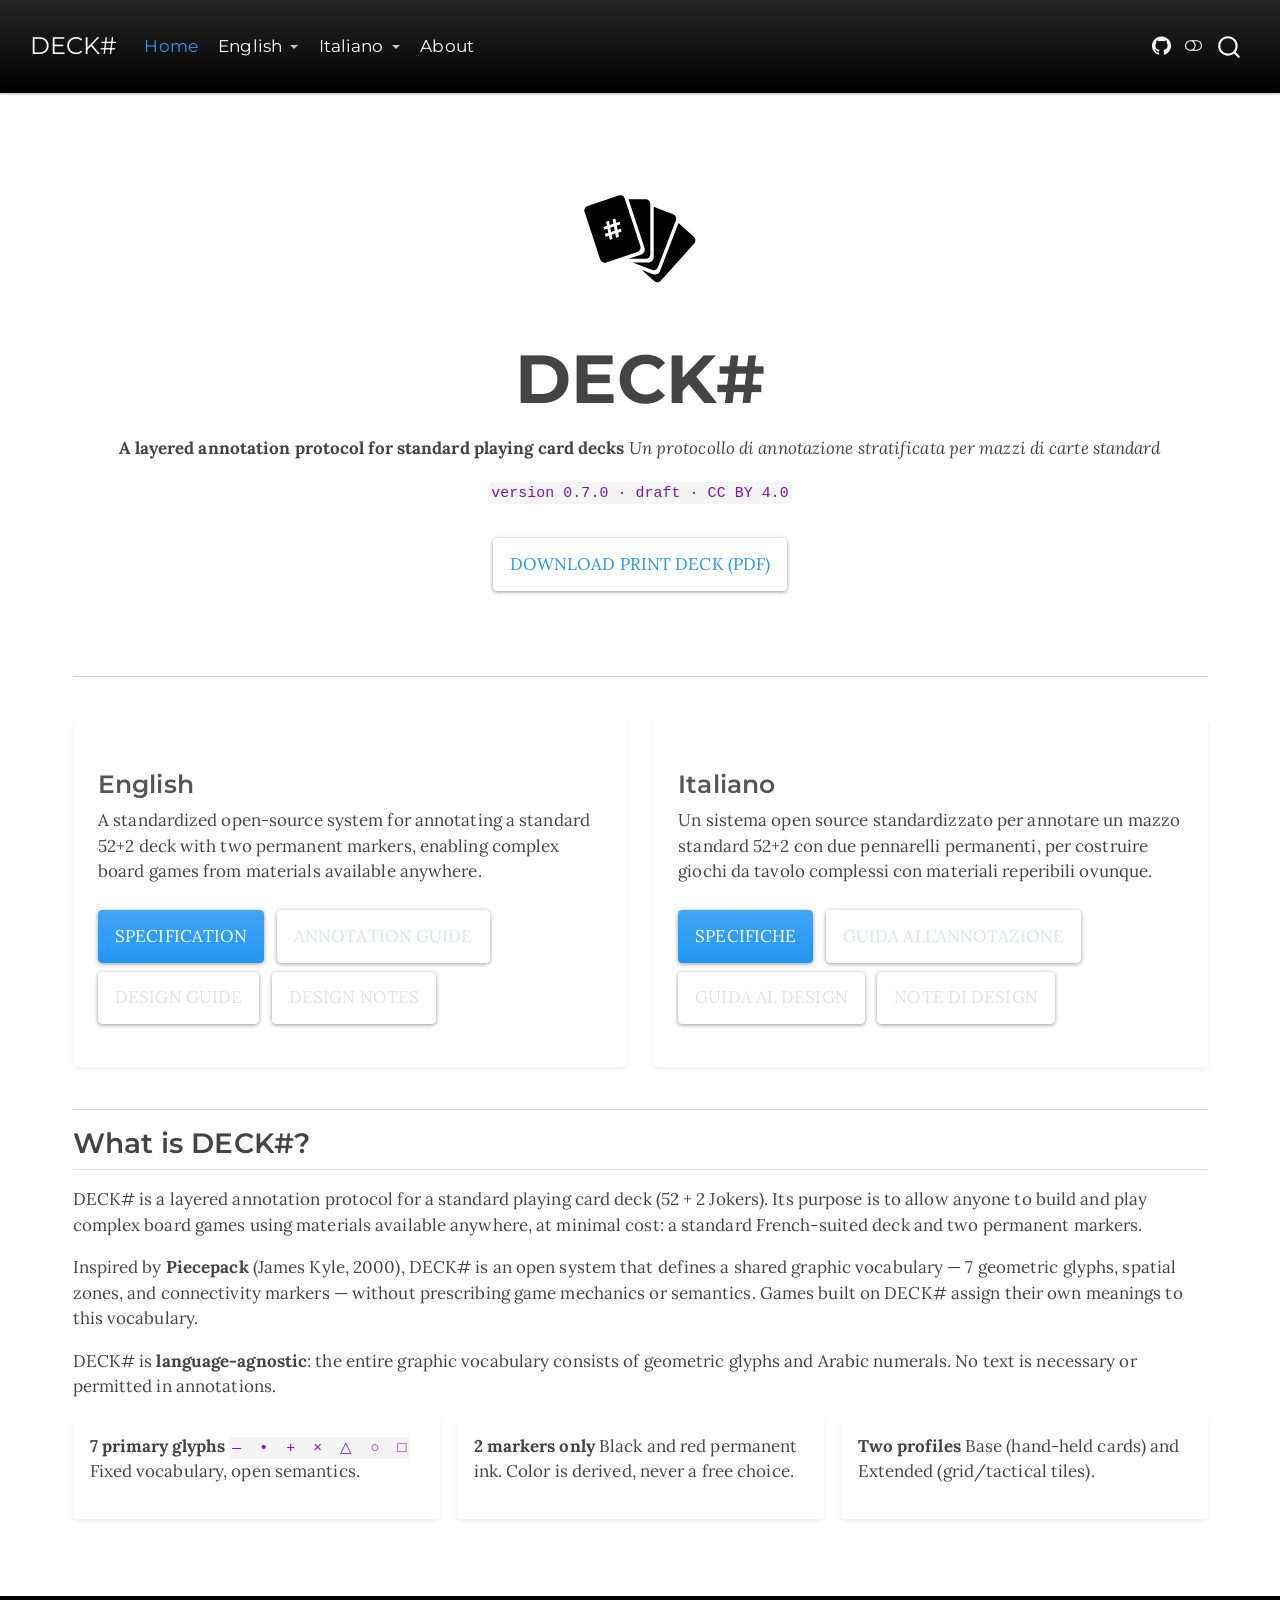
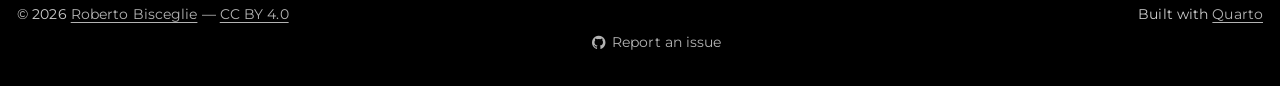
<file: index.html>
<!DOCTYPE html>
<html xmlns="http://www.w3.org/1999/xhtml" lang="en" xml:lang="en"><head>

<meta charset="utf-8">
<meta name="generator" content="quarto-1.9.38">

<meta name="viewport" content="width=device-width, initial-scale=1.0, user-scalable=yes">

<meta name="description" content="An open-source standardized annotation system for regular playing cards">

<title>DECK# — Layered Card Annotation System – DECK#</title>
<style>
/* Default styles provided by pandoc.
** See https://pandoc.org/MANUAL.html#variables-for-html for config info.
*/
code{white-space: pre-wrap;}
span.smallcaps{font-variant: small-caps;}
div.columns{display: flex; gap: min(4vw, 1.5em);}
div.column{flex: auto; overflow-x: auto;}
div.hanging-indent{margin-left: 1.5em; text-indent: -1.5em;}
ul.task-list{list-style: none;}
ul.task-list li input[type="checkbox"] {
  width: 0.8em;
  margin: 0 0.8em 0.2em -1em; /* quarto-specific, see https://github.com/quarto-dev/quarto-cli/issues/4556 */ 
  vertical-align: middle;
}
</style>


<script src="site_libs/quarto-nav/quarto-nav.js"></script>
<script src="site_libs/quarto-nav/headroom.min.js"></script>
<script src="site_libs/clipboard/clipboard.min.js"></script>
<script src="site_libs/quarto-search/autocomplete.umd.js"></script>
<script src="site_libs/quarto-search/fuse.min.js"></script>
<script src="site_libs/quarto-search/quarto-search.js"></script>
<meta name="quarto:offset" content="./">
<link href="./docs/assets/logo.svg" rel="icon" type="image/svg+xml">
<script src="site_libs/quarto-html/quarto.js" type="module"></script>
<script src="site_libs/quarto-html/tabsets/tabsets.js" type="module"></script>
<script src="site_libs/quarto-html/popper.min.js"></script>
<script src="site_libs/quarto-html/tippy.umd.min.js"></script>
<script src="site_libs/quarto-html/anchor.min.js"></script>
<link href="site_libs/quarto-html/tippy.css" rel="stylesheet">
<link href="site_libs/quarto-html/quarto-syntax-highlighting-15634bcf2e68342d4ad2dfa704d543f6.css" rel="stylesheet" class="quarto-color-scheme" id="quarto-text-highlighting-styles">
<link href="site_libs/quarto-html/quarto-syntax-highlighting-dark-0a6b7249c26820e032cb0bd839ff02b1.css" rel="stylesheet" class="quarto-color-scheme quarto-color-alternate" id="quarto-text-highlighting-styles">
<link href="site_libs/quarto-html/quarto-syntax-highlighting-15634bcf2e68342d4ad2dfa704d543f6.css" rel="stylesheet" class="quarto-color-scheme-extra" id="quarto-text-highlighting-styles">
<script src="site_libs/bootstrap/bootstrap.min.js"></script>
<link href="site_libs/bootstrap/bootstrap-icons.css" rel="stylesheet">
<link href="site_libs/bootstrap/bootstrap-421f92b7efeafb8936a62dbbb3c9442a.min.css" rel="stylesheet" append-hash="true" class="quarto-color-scheme" id="quarto-bootstrap" data-mode="light">
<link href="site_libs/bootstrap/bootstrap-dark-1afb3e959ab81541f25277dd6a6313c8.min.css" rel="stylesheet" append-hash="true" class="quarto-color-scheme quarto-color-alternate" id="quarto-bootstrap" data-mode="dark">
<link href="site_libs/bootstrap/bootstrap-421f92b7efeafb8936a62dbbb3c9442a.min.css" rel="stylesheet" append-hash="true" class="quarto-color-scheme-extra" id="quarto-bootstrap" data-mode="light">
<script id="quarto-search-options" type="application/json">{
  "location": "navbar",
  "copy-button": false,
  "collapse-after": 3,
  "panel-placement": "end",
  "type": "overlay",
  "limit": 50,
  "keyboard-shortcut": [
    "f",
    "/",
    "s"
  ],
  "show-item-context": false,
  "language": {
    "search-no-results-text": "No results",
    "search-matching-documents-text": "matching documents",
    "search-copy-link-title": "Copy link to search",
    "search-hide-matches-text": "Hide additional matches",
    "search-more-match-text": "more match in this document",
    "search-more-matches-text": "more matches in this document",
    "search-clear-button-title": "Clear",
    "search-text-placeholder": "",
    "search-detached-cancel-button-title": "Cancel",
    "search-submit-button-title": "Submit",
    "search-label": "Search"
  }
}</script>
<link rel="preconnect" href="https://fonts.googleapis.com">
<link rel="preconnect" href="https://fonts.gstatic.com" crossorigin="">
<link href="https://fonts.googleapis.com/css2?family=Lora:ital,wght@0,400;0,600;1,400&amp;family=Montserrat:wght@400;600;700;900&amp;display=swap" rel="stylesheet">


</head>

<body class="nav-fixed quarto-light"><script id="quarto-html-before-body" type="application/javascript">
    const toggleBodyColorMode = (bsSheetEl) => {
      const mode = bsSheetEl.getAttribute("data-mode");
      const bodyEl = window.document.querySelector("body");
      if (mode === "dark") {
        bodyEl.classList.add("quarto-dark");
        bodyEl.classList.remove("quarto-light");
      } else {
        bodyEl.classList.add("quarto-light");
        bodyEl.classList.remove("quarto-dark");
      }
    }
    const toggleBodyColorPrimary = () => {
      const bsSheetEl = window.document.querySelector("link#quarto-bootstrap:not([rel=disabled-stylesheet])");
      if (bsSheetEl) {
        toggleBodyColorMode(bsSheetEl);
      }
    }
    const setColorSchemeToggle = (alternate) => {
      const toggles = window.document.querySelectorAll('.quarto-color-scheme-toggle');
      for (let i=0; i < toggles.length; i++) {
        const toggle = toggles[i];
        if (toggle) {
          if (alternate) {
            toggle.classList.add("alternate");
          } else {
            toggle.classList.remove("alternate");
          }
        }
      }
    };
    const toggleColorMode = (alternate) => {
      // Switch the stylesheets
      const primaryStylesheets = window.document.querySelectorAll('link.quarto-color-scheme:not(.quarto-color-alternate)');
      const alternateStylesheets = window.document.querySelectorAll('link.quarto-color-scheme.quarto-color-alternate');
      manageTransitions('#quarto-margin-sidebar .nav-link', false);
      if (alternate) {
        // note: dark is layered on light, we don't disable primary!
        enableStylesheet(alternateStylesheets);
        for (const sheetNode of alternateStylesheets) {
          if (sheetNode.id === "quarto-bootstrap") {
            toggleBodyColorMode(sheetNode);
          }
        }
      } else {
        disableStylesheet(alternateStylesheets);
        enableStylesheet(primaryStylesheets)
        toggleBodyColorPrimary();
      }
      manageTransitions('#quarto-margin-sidebar .nav-link', true);
      // Switch the toggles
      setColorSchemeToggle(alternate)
      // Hack to workaround the fact that safari doesn't
      // properly recolor the scrollbar when toggling (#1455)
      if (navigator.userAgent.indexOf('Safari') > 0 && navigator.userAgent.indexOf('Chrome') == -1) {
        manageTransitions("body", false);
        window.scrollTo(0, 1);
        setTimeout(() => {
          window.scrollTo(0, 0);
          manageTransitions("body", true);
        }, 40);
      }
    }
    const disableStylesheet = (stylesheets) => {
      for (let i=0; i < stylesheets.length; i++) {
        const stylesheet = stylesheets[i];
        stylesheet.rel = 'disabled-stylesheet';
      }
    }
    const enableStylesheet = (stylesheets) => {
      for (let i=0; i < stylesheets.length; i++) {
        const stylesheet = stylesheets[i];
        if(stylesheet.rel !== 'stylesheet') { // for Chrome, which will still FOUC without this check
          stylesheet.rel = 'stylesheet';
        }
      }
    }
    const manageTransitions = (selector, allowTransitions) => {
      const els = window.document.querySelectorAll(selector);
      for (let i=0; i < els.length; i++) {
        const el = els[i];
        if (allowTransitions) {
          el.classList.remove('notransition');
        } else {
          el.classList.add('notransition');
        }
      }
    }
    const isFileUrl = () => {
      return window.location.protocol === 'file:';
    }
    const hasAlternateSentinel = () => {
      let styleSentinel = getColorSchemeSentinel();
      if (styleSentinel !== null) {
        return styleSentinel === "alternate";
      } else {
        return false;
      }
    }
    const setStyleSentinel = (alternate) => {
      const value = alternate ? "alternate" : "default";
      if (!isFileUrl()) {
        window.localStorage.setItem("quarto-color-scheme", value);
      } else {
        localAlternateSentinel = value;
      }
    }
    const getColorSchemeSentinel = () => {
      if (!isFileUrl()) {
        const storageValue = window.localStorage.getItem("quarto-color-scheme");
        return storageValue != null ? storageValue : localAlternateSentinel;
      } else {
        return localAlternateSentinel;
      }
    }
    const toggleGiscusIfUsed = (isAlternate, darkModeDefault) => {
      const baseTheme = document.querySelector('#giscus-base-theme')?.value ?? 'light';
      const alternateTheme = document.querySelector('#giscus-alt-theme')?.value ?? 'dark';
      let newTheme = '';
      if(authorPrefersDark) {
        newTheme = isAlternate ? baseTheme : alternateTheme;
      } else {
        newTheme = isAlternate ? alternateTheme : baseTheme;
      }
      const changeGiscusTheme = () => {
        // From: https://github.com/giscus/giscus/issues/336
        const sendMessage = (message) => {
          const iframe = document.querySelector('iframe.giscus-frame');
          if (!iframe) return;
          iframe.contentWindow.postMessage({ giscus: message }, 'https://giscus.app');
        }
        sendMessage({
          setConfig: {
            theme: newTheme
          }
        });
      }
      const isGiscussLoaded = window.document.querySelector('iframe.giscus-frame') !== null;
      if (isGiscussLoaded) {
        changeGiscusTheme();
      }
    };
    const authorPrefersDark = false;
    const darkModeDefault = authorPrefersDark;
      document.querySelector('link#quarto-text-highlighting-styles.quarto-color-scheme-extra').rel = 'disabled-stylesheet';
      document.querySelector('link#quarto-bootstrap.quarto-color-scheme-extra').rel = 'disabled-stylesheet';
    let localAlternateSentinel = darkModeDefault ? 'alternate' : 'default';
    // Dark / light mode switch
    window.quartoToggleColorScheme = () => {
      // Read the current dark / light value
      let toAlternate = !hasAlternateSentinel();
      toggleColorMode(toAlternate);
      setStyleSentinel(toAlternate);
      toggleGiscusIfUsed(toAlternate, darkModeDefault);
      window.dispatchEvent(new Event('resize'));
    };
    // Switch to dark mode if need be
    if (hasAlternateSentinel()) {
      toggleColorMode(true);
    } else {
      toggleColorMode(false);
    }
  </script>

<div id="quarto-search-results"></div>
  <header id="quarto-header" class="headroom fixed-top">
    <nav class="navbar navbar-expand-lg " data-bs-theme="dark">
      <div class="navbar-container container-fluid">
      <div class="navbar-brand-container mx-auto">
    <a class="navbar-brand" href="./index.html">
    <span class="navbar-title">DECK#</span>
    </a>
  </div>
            <div id="quarto-search" class="" title="Search"></div>
          <button class="navbar-toggler" type="button" data-bs-toggle="collapse" data-bs-target="#navbarCollapse" aria-controls="navbarCollapse" role="menu" aria-expanded="false" aria-label="Toggle navigation" onclick="if (window.quartoToggleHeadroom) { window.quartoToggleHeadroom(); }">
  <span class="navbar-toggler-icon"></span>
</button>
          <div class="collapse navbar-collapse" id="navbarCollapse">
            <ul class="navbar-nav navbar-nav-scroll me-auto">
  <li class="nav-item">
    <a class="nav-link active" href="./index.html" aria-current="page"> 
<span class="menu-text">Home</span></a>
  </li>  
  <li class="nav-item dropdown ">
    <a class="nav-link dropdown-toggle" href="#" id="nav-menu-english" role="link" data-bs-toggle="dropdown" aria-expanded="false">
 <span class="menu-text">English</span>
    </a>
    <ul class="dropdown-menu" aria-labelledby="nav-menu-english">    
        <li>
    <a class="dropdown-item" href="./docs/en/decksharp_specs.html">
 <span class="dropdown-text">Specification</span></a>
  </li>  
        <li>
    <a class="dropdown-item" href="./docs/en/decksharp_annotation_guide.html">
 <span class="dropdown-text">Annotation Guide</span></a>
  </li>  
        <li>
    <a class="dropdown-item" href="./docs/en/decksharp_design_guide.html">
 <span class="dropdown-text">Design Guide</span></a>
  </li>  
        <li>
    <a class="dropdown-item" href="./docs/en/decksharp_notes.html">
 <span class="dropdown-text">Design Notes</span></a>
  </li>  
    </ul>
  </li>
  <li class="nav-item dropdown ">
    <a class="nav-link dropdown-toggle" href="#" id="nav-menu-italiano" role="link" data-bs-toggle="dropdown" aria-expanded="false">
 <span class="menu-text">Italiano</span>
    </a>
    <ul class="dropdown-menu" aria-labelledby="nav-menu-italiano">    
        <li>
    <a class="dropdown-item" href="./docs/it/decksharp_specs.html">
 <span class="dropdown-text">Specifiche</span></a>
  </li>  
        <li>
    <a class="dropdown-item" href="./docs/it/decksharp_guida_annotazione.html">
 <span class="dropdown-text">Guida all’Annotazione</span></a>
  </li>  
        <li>
    <a class="dropdown-item" href="./docs/it/decksharp_guida_design.html">
 <span class="dropdown-text">Guida al Design</span></a>
  </li>  
        <li>
    <a class="dropdown-item" href="./docs/it/decksharp_notes.html">
 <span class="dropdown-text">Note di Design</span></a>
  </li>  
    </ul>
  </li>
  <li class="nav-item">
    <a class="nav-link" href="./docs/about.html"> 
<span class="menu-text">About</span></a>
  </li>  
</ul>
            <ul class="navbar-nav navbar-nav-scroll ms-auto">
  <li class="nav-item compact">
    <a class="nav-link" href="https://github.com/zeruhur/decksharp"> <i class="bi bi-github" role="img">
</i> 
<span class="menu-text"></span></a>
  </li>  
</ul>
          </div> <!-- /navcollapse -->
            <div class="quarto-navbar-tools">
  <a href="" class="quarto-color-scheme-toggle quarto-navigation-tool  px-1" onclick="window.quartoToggleColorScheme(); return false;" title="Toggle dark mode"><i class="bi"></i></a>
</div>
      </div> <!-- /container-fluid -->
    </nav>
</header>
<!-- content -->
<div id="quarto-content" class="quarto-container page-columns page-rows-contents page-layout-full page-navbar">
<!-- sidebar -->
<!-- margin-sidebar -->
    
<!-- main -->
<main class="content column-page" id="quarto-document-content"><header id="title-block-header" class="quarto-title-block"></header>





<div class="text-center py-5">
<div class="quarto-figure quarto-figure-center">
<figure class="figure">
<p><img src="docs/assets/logo.svg" class="img-fluid quarto-figure quarto-figure-center figure-img" alt="DECK# Logo" width="120"></p>
</figure>
</div>
<section id="deck" class="level1">
<h1><span style="color: var(--bs-body-color); font-family: 'Montserrat', sans-serif; font-weight: 700; font-size: 4rem;">DECK#</span></h1>
<p><strong>A layered annotation protocol for standard playing card decks</strong> <em>Un protocollo di annotazione stratificata per mazzi di carte standard</em></p>
<p><code>version 0.7.0 · draft · CC BY 4.0</code></p>
<p><a href="decksharp_nandeck.pdf" class="btn btn-outline-primary mt-3">Download Print Deck (PDF)</a></p>
</section>
</div>
<hr>
<div class="grid gap-4 py-4">
<div class="g-col-12 g-col-md-6">
<section id="english" class="level3 card p-4 h-100 shadow-sm">
<h3 class="anchored" data-anchor-id="english">English</h3>
<p>A standardized open-source system for annotating a standard 52+2 deck with two permanent markers, enabling complex board games from materials available anywhere.</p>
<p><a href="docs/en/decksharp_specs.html" class="btn btn-primary mt-2 me-2">Specification</a> <a href="docs/en/decksharp_annotation_guide.html" class="btn btn-outline-secondary mt-2 me-2">Annotation Guide</a> <a href="docs/en/decksharp_design_guide.html" class="btn btn-outline-secondary mt-2 me-2">Design Guide</a> <a href="docs/en/decksharp_notes.html" class="btn btn-outline-secondary mt-2">Design Notes</a></p>
</section>
</div>
<div class="g-col-12 g-col-md-6">
<section id="italiano" class="level3 card p-4 h-100 shadow-sm">
<h3 class="anchored" data-anchor-id="italiano">Italiano</h3>
<p>Un sistema open source standardizzato per annotare un mazzo standard 52+2 con due pennarelli permanenti, per costruire giochi da tavolo complessi con materiali reperibili ovunque.</p>
<p><a href="docs/it/decksharp_specs.html" class="btn btn-primary mt-2 me-2">Specifiche</a> <a href="docs/it/decksharp_guida_annotazione.html" class="btn btn-outline-secondary mt-2 me-2">Guida all’Annotazione</a> <a href="docs/it/decksharp_guida_design.html" class="btn btn-outline-secondary mt-2 me-2">Guida al Design</a> <a href="docs/it/decksharp_notes.html" class="btn btn-outline-secondary mt-2">Note di Design</a></p>
</section>
</div>
</div>
<hr>
<section id="what-is-deck" class="level2">
<h2 class="anchored" data-anchor-id="what-is-deck">What is DECK#?</h2>
<p>DECK# is a layered annotation protocol for a standard playing card deck (52 + 2 Jokers). Its purpose is to allow anyone to build and play complex board games using materials available anywhere, at minimal cost: a standard French-suited deck and two permanent markers.</p>
<p>Inspired by <strong>Piecepack</strong> (James Kyle, 2000), DECK# is an open system that defines a shared graphic vocabulary — 7 geometric glyphs, spatial zones, and connectivity markers — without prescribing game mechanics or semantics. Games built on DECK# assign their own meanings to this vocabulary.</p>
<p>DECK# is <strong>language-agnostic</strong>: the entire graphic vocabulary consists of geometric glyphs and Arabic numerals. No text is necessary or permitted in annotations.</p>
<div class="grid gap-3 mt-3">
<div class="g-col-12 g-col-md-4">
<div class="card p-3 shadow-sm">
<p><strong>7 primary glyphs</strong> <code>—  •  +  ×  △  ○  □</code> Fixed vocabulary, open semantics.</p>
</div>
</div>
<div class="g-col-12 g-col-md-4">
<div class="card p-3 shadow-sm">
<p><strong>2 markers only</strong> Black and red permanent ink. Color is derived, never a free choice.</p>
</div>
</div>
<div class="g-col-12 g-col-md-4">
<div class="card p-3 shadow-sm">
<p><strong>Two profiles</strong> Base (hand-held cards) and Extended (grid/tactical tiles).</p>
</div>
</div>
</div>


</section>

</main> <!-- /main -->
<script>
document.addEventListener("DOMContentLoaded", function () {
  var sidebar = document.getElementById("quarto-margin-sidebar");
  var formats = document.querySelector(".quarto-alternate-formats");
  if (sidebar && formats) {
    sidebar.insertBefore(formats, sidebar.firstChild);
  }

  // Rename "Typst" label to "PDF"
  document.querySelectorAll(".quarto-alternate-formats a").forEach(function (a) {
    a.childNodes.forEach(function (node) {
      if (node.nodeType === Node.TEXT_NODE && node.textContent.trim() === "Typst") {
        node.textContent = "PDF";
      }
    });
  });
});
</script>
<script id="quarto-html-after-body" type="application/javascript">
  window.document.addEventListener("DOMContentLoaded", function (event) {
    // Ensure there is a toggle, if there isn't float one in the top right
    if (window.document.querySelector('.quarto-color-scheme-toggle') === null) {
      const a = window.document.createElement('a');
      a.classList.add('top-right');
      a.classList.add('quarto-color-scheme-toggle');
      a.href = "";
      a.onclick = function() { try { window.quartoToggleColorScheme(); } catch {} return false; };
      const i = window.document.createElement("i");
      i.classList.add('bi');
      a.appendChild(i);
      window.document.body.appendChild(a);
    }
    setColorSchemeToggle(hasAlternateSentinel())
    const icon = "";
    const anchorJS = new window.AnchorJS();
    anchorJS.options = {
      placement: 'right',
      icon: icon
    };
    anchorJS.add('.anchored');
    const isCodeAnnotation = (el) => {
      for (const clz of el.classList) {
        if (clz.startsWith('code-annotation-')) {                     
          return true;
        }
      }
      return false;
    }
    const onCopySuccess = function(e) {
      // button target
      const button = e.trigger;
      // don't keep focus
      button.blur();
      // flash "checked"
      button.classList.add('code-copy-button-checked');
      var currentTitle = button.getAttribute("title");
      button.setAttribute("title", "Copied!");
      let tooltip;
      if (window.bootstrap) {
        button.setAttribute("data-bs-toggle", "tooltip");
        button.setAttribute("data-bs-placement", "left");
        button.setAttribute("data-bs-title", "Copied!");
        tooltip = new bootstrap.Tooltip(button, 
          { trigger: "manual", 
            customClass: "code-copy-button-tooltip",
            offset: [0, -8]});
        tooltip.show();    
      }
      setTimeout(function() {
        if (tooltip) {
          tooltip.hide();
          button.removeAttribute("data-bs-title");
          button.removeAttribute("data-bs-toggle");
          button.removeAttribute("data-bs-placement");
        }
        button.setAttribute("title", currentTitle);
        button.classList.remove('code-copy-button-checked');
      }, 1000);
      // clear code selection
      e.clearSelection();
    }
    const getTextToCopy = function(trigger) {
      const outerScaffold = trigger.parentElement.cloneNode(true);
      const codeEl = outerScaffold.querySelector('code');
      for (const childEl of codeEl.children) {
        if (isCodeAnnotation(childEl)) {
          childEl.remove();
        }
      }
      return codeEl.innerText;
    }
    const clipboard = new window.ClipboardJS('.code-copy-button:not([data-in-quarto-modal])', {
      text: getTextToCopy
    });
    clipboard.on('success', onCopySuccess);
    if (window.document.getElementById('quarto-embedded-source-code-modal')) {
      const clipboardModal = new window.ClipboardJS('.code-copy-button[data-in-quarto-modal]', {
        text: getTextToCopy,
        container: window.document.getElementById('quarto-embedded-source-code-modal')
      });
      clipboardModal.on('success', onCopySuccess);
    }
      var localhostRegex = new RegExp(/^(?:http|https):\/\/localhost\:?[0-9]*\//);
      var mailtoRegex = new RegExp(/^mailto:/);
        var filterRegex = new RegExp("https:\/\/zeruhur\.github\.io\/decksharp\/");
      var isInternal = (href) => {
          return filterRegex.test(href) || localhostRegex.test(href) || mailtoRegex.test(href);
      }
      // Inspect non-navigation links and adorn them if external
     var links = window.document.querySelectorAll('a[href]:not(.nav-link):not(.navbar-brand):not(.toc-action):not(.sidebar-link):not(.sidebar-item-toggle):not(.pagination-link):not(.no-external):not([aria-hidden]):not(.dropdown-item):not(.quarto-navigation-tool):not(.about-link)');
      for (var i=0; i<links.length; i++) {
        const link = links[i];
        if (!isInternal(link.href)) {
          // undo the damage that might have been done by quarto-nav.js in the case of
          // links that we want to consider external
          if (link.dataset.originalHref !== undefined) {
            link.href = link.dataset.originalHref;
          }
        }
      }
    function tippyHover(el, contentFn, onTriggerFn, onUntriggerFn) {
      const config = {
        allowHTML: true,
        maxWidth: 500,
        delay: 100,
        arrow: false,
        appendTo: function(el) {
            return el.parentElement;
        },
        interactive: true,
        interactiveBorder: 10,
        theme: 'quarto',
        placement: 'bottom-start',
      };
      if (contentFn) {
        config.content = contentFn;
      }
      if (onTriggerFn) {
        config.onTrigger = onTriggerFn;
      }
      if (onUntriggerFn) {
        config.onUntrigger = onUntriggerFn;
      }
      window.tippy(el, config); 
    }
    const noterefs = window.document.querySelectorAll('a[role="doc-noteref"]');
    for (var i=0; i<noterefs.length; i++) {
      const ref = noterefs[i];
      tippyHover(ref, function() {
        // use id or data attribute instead here
        let href = ref.getAttribute('data-footnote-href') || ref.getAttribute('href');
        try { href = new URL(href).hash; } catch {}
        const id = href.replace(/^#\/?/, "");
        const note = window.document.getElementById(id);
        if (note) {
          return note.innerHTML;
        } else {
          return "";
        }
      });
    }
    const xrefs = window.document.querySelectorAll('a.quarto-xref');
    const processXRef = (id, note) => {
      // Strip column container classes
      const stripColumnClz = (el) => {
        el.classList.remove("page-full", "page-columns");
        if (el.children) {
          for (const child of el.children) {
            stripColumnClz(child);
          }
        }
      }
      stripColumnClz(note)
      if (id === null || id.startsWith('sec-')) {
        // Special case sections, only their first couple elements
        const container = document.createElement("div");
        if (note.children && note.children.length > 2) {
          container.appendChild(note.children[0].cloneNode(true));
          for (let i = 1; i < note.children.length; i++) {
            const child = note.children[i];
            if (child.tagName === "P" && child.innerText === "") {
              continue;
            } else {
              container.appendChild(child.cloneNode(true));
              break;
            }
          }
          if (window.Quarto?.typesetMath) {
            window.Quarto.typesetMath(container);
          }
          return container.innerHTML
        } else {
          if (window.Quarto?.typesetMath) {
            window.Quarto.typesetMath(note);
          }
          return note.innerHTML;
        }
      } else {
        // Remove any anchor links if they are present
        const anchorLink = note.querySelector('a.anchorjs-link');
        if (anchorLink) {
          anchorLink.remove();
        }
        if (window.Quarto?.typesetMath) {
          window.Quarto.typesetMath(note);
        }
        if (note.classList.contains("callout")) {
          return note.outerHTML;
        } else {
          return note.innerHTML;
        }
      }
    }
    for (var i=0; i<xrefs.length; i++) {
      const xref = xrefs[i];
      tippyHover(xref, undefined, function(instance) {
        instance.disable();
        let url = xref.getAttribute('href');
        let hash = undefined; 
        if (url.startsWith('#')) {
          hash = url;
        } else {
          try { hash = new URL(url).hash; } catch {}
        }
        if (hash) {
          const id = hash.replace(/^#\/?/, "");
          const note = window.document.getElementById(id);
          if (note !== null) {
            try {
              const html = processXRef(id, note.cloneNode(true));
              instance.setContent(html);
            } finally {
              instance.enable();
              instance.show();
            }
          } else {
            // See if we can fetch this
            fetch(url.split('#')[0])
            .then(res => res.text())
            .then(html => {
              const parser = new DOMParser();
              const htmlDoc = parser.parseFromString(html, "text/html");
              const note = htmlDoc.getElementById(id);
              if (note !== null) {
                const html = processXRef(id, note);
                instance.setContent(html);
              } 
            }).finally(() => {
              instance.enable();
              instance.show();
            });
          }
        } else {
          // See if we can fetch a full url (with no hash to target)
          // This is a special case and we should probably do some content thinning / targeting
          fetch(url)
          .then(res => res.text())
          .then(html => {
            const parser = new DOMParser();
            const htmlDoc = parser.parseFromString(html, "text/html");
            const note = htmlDoc.querySelector('main.content');
            if (note !== null) {
              // This should only happen for chapter cross references
              // (since there is no id in the URL)
              // remove the first header
              if (note.children.length > 0 && note.children[0].tagName === "HEADER") {
                note.children[0].remove();
              }
              const html = processXRef(null, note);
              instance.setContent(html);
            } 
          }).finally(() => {
            instance.enable();
            instance.show();
          });
        }
      }, function(instance) {
      });
    }
        let selectedAnnoteEl;
        const selectorForAnnotation = ( cell, annotation) => {
          let cellAttr = 'data-code-cell="' + cell + '"';
          let lineAttr = 'data-code-annotation="' +  annotation + '"';
          const selector = 'span[' + cellAttr + '][' + lineAttr + ']';
          return selector;
        }
        const selectCodeLines = (annoteEl) => {
          const doc = window.document;
          const targetCell = annoteEl.getAttribute("data-target-cell");
          const targetAnnotation = annoteEl.getAttribute("data-target-annotation");
          const annoteSpan = window.document.querySelector(selectorForAnnotation(targetCell, targetAnnotation));
          const lines = annoteSpan.getAttribute("data-code-lines").split(",");
          const lineIds = lines.map((line) => {
            return targetCell + "-" + line;
          })
          let top = null;
          let height = null;
          let parent = null;
          if (lineIds.length > 0) {
              //compute the position of the single el (top and bottom and make a div)
              const el = window.document.getElementById(lineIds[0]);
              top = el.offsetTop;
              height = el.offsetHeight;
              parent = el.parentElement.parentElement;
            if (lineIds.length > 1) {
              const lastEl = window.document.getElementById(lineIds[lineIds.length - 1]);
              const bottom = lastEl.offsetTop + lastEl.offsetHeight;
              height = bottom - top;
            }
            if (top !== null && height !== null && parent !== null) {
              // cook up a div (if necessary) and position it 
              let div = window.document.getElementById("code-annotation-line-highlight");
              if (div === null) {
                div = window.document.createElement("div");
                div.setAttribute("id", "code-annotation-line-highlight");
                div.style.position = 'absolute';
                parent.appendChild(div);
              }
              div.style.top = top - 2 + "px";
              div.style.height = height + 4 + "px";
              div.style.left = 0;
              let gutterDiv = window.document.getElementById("code-annotation-line-highlight-gutter");
              if (gutterDiv === null) {
                gutterDiv = window.document.createElement("div");
                gutterDiv.setAttribute("id", "code-annotation-line-highlight-gutter");
                gutterDiv.style.position = 'absolute';
                const codeCell = window.document.getElementById(targetCell);
                const gutter = codeCell.querySelector('.code-annotation-gutter');
                gutter.appendChild(gutterDiv);
              }
              gutterDiv.style.top = top - 2 + "px";
              gutterDiv.style.height = height + 4 + "px";
            }
            selectedAnnoteEl = annoteEl;
          }
        };
        const unselectCodeLines = () => {
          const elementsIds = ["code-annotation-line-highlight", "code-annotation-line-highlight-gutter"];
          elementsIds.forEach((elId) => {
            const div = window.document.getElementById(elId);
            if (div) {
              div.remove();
            }
          });
          selectedAnnoteEl = undefined;
        };
          // Handle positioning of the toggle
      window.addEventListener(
        "resize",
        throttle(() => {
          elRect = undefined;
          if (selectedAnnoteEl) {
            selectCodeLines(selectedAnnoteEl);
          }
        }, 10)
      );
      function throttle(fn, ms) {
      let throttle = false;
      let timer;
        return (...args) => {
          if(!throttle) { // first call gets through
              fn.apply(this, args);
              throttle = true;
          } else { // all the others get throttled
              if(timer) clearTimeout(timer); // cancel #2
              timer = setTimeout(() => {
                fn.apply(this, args);
                timer = throttle = false;
              }, ms);
          }
        };
      }
        // Attach click handler to the DT
        const annoteDls = window.document.querySelectorAll('dt[data-target-cell]');
        for (const annoteDlNode of annoteDls) {
          annoteDlNode.addEventListener('click', (event) => {
            const clickedEl = event.target;
            if (clickedEl !== selectedAnnoteEl) {
              unselectCodeLines();
              const activeEl = window.document.querySelector('dt[data-target-cell].code-annotation-active');
              if (activeEl) {
                activeEl.classList.remove('code-annotation-active');
              }
              selectCodeLines(clickedEl);
              clickedEl.classList.add('code-annotation-active');
            } else {
              // Unselect the line
              unselectCodeLines();
              clickedEl.classList.remove('code-annotation-active');
            }
          });
        }
    const findCites = (el) => {
      const parentEl = el.parentElement;
      if (parentEl) {
        const cites = parentEl.dataset.cites;
        if (cites) {
          return {
            el,
            cites: cites.split(' ')
          };
        } else {
          return findCites(el.parentElement)
        }
      } else {
        return undefined;
      }
    };
    var bibliorefs = window.document.querySelectorAll('a[role="doc-biblioref"]');
    for (var i=0; i<bibliorefs.length; i++) {
      const ref = bibliorefs[i];
      const citeInfo = findCites(ref);
      if (citeInfo) {
        tippyHover(citeInfo.el, function() {
          var popup = window.document.createElement('div');
          citeInfo.cites.forEach(function(cite) {
            var citeDiv = window.document.createElement('div');
            citeDiv.classList.add('hanging-indent');
            citeDiv.classList.add('csl-entry');
            var biblioDiv = window.document.getElementById('ref-' + cite);
            if (biblioDiv) {
              citeDiv.innerHTML = biblioDiv.innerHTML;
            }
            popup.appendChild(citeDiv);
          });
          return popup.innerHTML;
        });
      }
    }
  });
  </script>
</div> <!-- /content -->
<footer class="footer">
  <div class="nav-footer">
    <div class="nav-footer-left">
<p>© 2026 <a href="https://github.com/zeruhur">Roberto Bisceglie</a> — <a href="https://creativecommons.org/licenses/by/4.0/">CC BY 4.0</a></p>
</div>   
    <div class="nav-footer-center">
      &nbsp;
    <div class="toc-actions"><ul><li><a href="https://github.com/zeruhur/decksharp/issues/new" class="toc-action"><i class="bi bi-github"></i>Report an issue</a></li></ul></div></div>
    <div class="nav-footer-right">
<p>Built with <a href="https://quarto.org">Quarto</a></p>
</div>
  </div>
</footer>




</body></html>
</file>
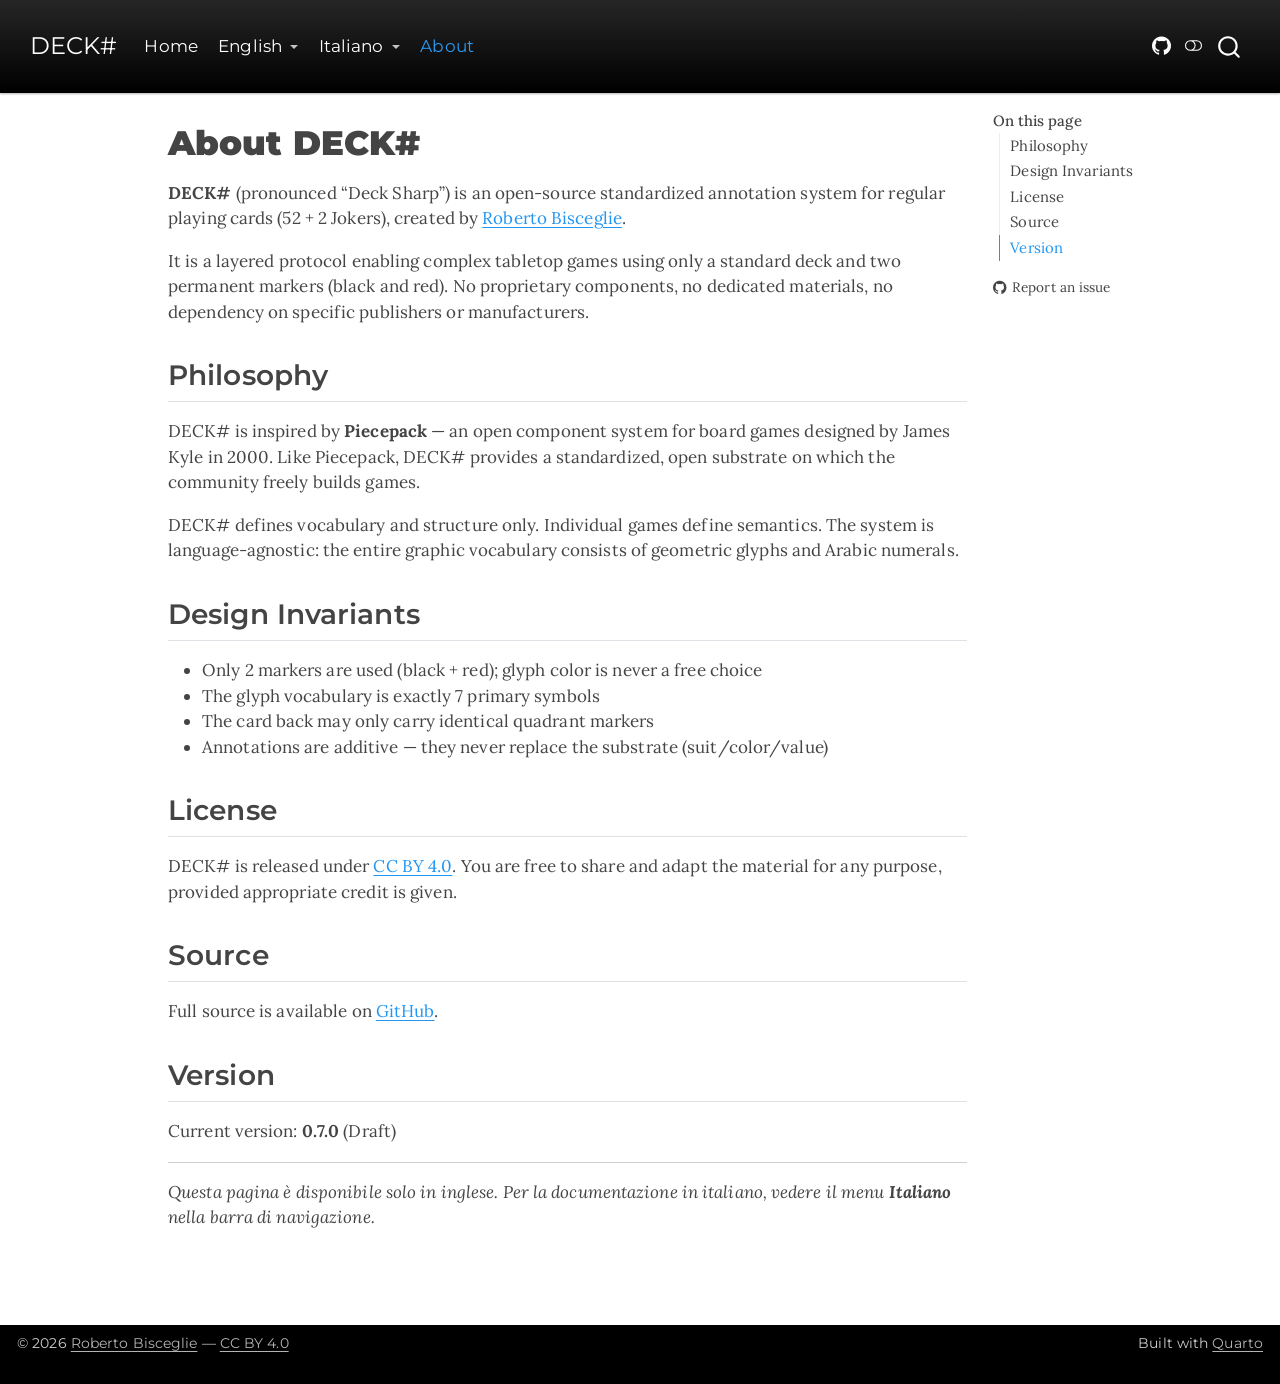
<file: docs/about.html>
<!DOCTYPE html>
<html xmlns="http://www.w3.org/1999/xhtml" lang="en" xml:lang="en"><head>

<meta charset="utf-8">
<meta name="generator" content="quarto-1.9.38">

<meta name="viewport" content="width=device-width, initial-scale=1.0, user-scalable=yes">


<title>About DECK# – DECK#</title>
<style>
/* Default styles provided by pandoc.
** See https://pandoc.org/MANUAL.html#variables-for-html for config info.
*/
code{white-space: pre-wrap;}
span.smallcaps{font-variant: small-caps;}
div.columns{display: flex; gap: min(4vw, 1.5em);}
div.column{flex: auto; overflow-x: auto;}
div.hanging-indent{margin-left: 1.5em; text-indent: -1.5em;}
ul.task-list{list-style: none;}
ul.task-list li input[type="checkbox"] {
  width: 0.8em;
  margin: 0 0.8em 0.2em -1em; /* quarto-specific, see https://github.com/quarto-dev/quarto-cli/issues/4556 */ 
  vertical-align: middle;
}
</style>


<script src="../site_libs/quarto-nav/quarto-nav.js"></script>
<script src="../site_libs/quarto-nav/headroom.min.js"></script>
<script src="../site_libs/clipboard/clipboard.min.js"></script>
<script src="../site_libs/quarto-search/autocomplete.umd.js"></script>
<script src="../site_libs/quarto-search/fuse.min.js"></script>
<script src="../site_libs/quarto-search/quarto-search.js"></script>
<meta name="quarto:offset" content="../">
<link href="../docs/assets/logo.svg" rel="icon" type="image/svg+xml">
<script src="../site_libs/quarto-html/quarto.js" type="module"></script>
<script src="../site_libs/quarto-html/tabsets/tabsets.js" type="module"></script>
<script src="../site_libs/quarto-html/popper.min.js"></script>
<script src="../site_libs/quarto-html/tippy.umd.min.js"></script>
<script src="../site_libs/quarto-html/anchor.min.js"></script>
<link href="../site_libs/quarto-html/tippy.css" rel="stylesheet">
<link href="../site_libs/quarto-html/quarto-syntax-highlighting-15634bcf2e68342d4ad2dfa704d543f6.css" rel="stylesheet" class="quarto-color-scheme" id="quarto-text-highlighting-styles">
<link href="../site_libs/quarto-html/quarto-syntax-highlighting-dark-0a6b7249c26820e032cb0bd839ff02b1.css" rel="stylesheet" class="quarto-color-scheme quarto-color-alternate" id="quarto-text-highlighting-styles">
<link href="../site_libs/quarto-html/quarto-syntax-highlighting-15634bcf2e68342d4ad2dfa704d543f6.css" rel="stylesheet" class="quarto-color-scheme-extra" id="quarto-text-highlighting-styles">
<script src="../site_libs/bootstrap/bootstrap.min.js"></script>
<link href="../site_libs/bootstrap/bootstrap-icons.css" rel="stylesheet">
<link href="../site_libs/bootstrap/bootstrap-421f92b7efeafb8936a62dbbb3c9442a.min.css" rel="stylesheet" append-hash="true" class="quarto-color-scheme" id="quarto-bootstrap" data-mode="light">
<link href="../site_libs/bootstrap/bootstrap-dark-1afb3e959ab81541f25277dd6a6313c8.min.css" rel="stylesheet" append-hash="true" class="quarto-color-scheme quarto-color-alternate" id="quarto-bootstrap" data-mode="dark">
<link href="../site_libs/bootstrap/bootstrap-421f92b7efeafb8936a62dbbb3c9442a.min.css" rel="stylesheet" append-hash="true" class="quarto-color-scheme-extra" id="quarto-bootstrap" data-mode="light">
<script id="quarto-search-options" type="application/json">{
  "location": "navbar",
  "copy-button": false,
  "collapse-after": 3,
  "panel-placement": "end",
  "type": "overlay",
  "limit": 50,
  "keyboard-shortcut": [
    "f",
    "/",
    "s"
  ],
  "show-item-context": false,
  "language": {
    "search-no-results-text": "No results",
    "search-matching-documents-text": "matching documents",
    "search-copy-link-title": "Copy link to search",
    "search-hide-matches-text": "Hide additional matches",
    "search-more-match-text": "more match in this document",
    "search-more-matches-text": "more matches in this document",
    "search-clear-button-title": "Clear",
    "search-text-placeholder": "",
    "search-detached-cancel-button-title": "Cancel",
    "search-submit-button-title": "Submit",
    "search-label": "Search"
  }
}</script>
<link rel="preconnect" href="https://fonts.googleapis.com">
<link rel="preconnect" href="https://fonts.gstatic.com" crossorigin="">
<link href="https://fonts.googleapis.com/css2?family=Lora:ital,wght@0,400;0,600;1,400&amp;family=Montserrat:wght@400;600;700;900&amp;display=swap" rel="stylesheet">


</head>

<body class="nav-fixed quarto-light"><script id="quarto-html-before-body" type="application/javascript">
    const toggleBodyColorMode = (bsSheetEl) => {
      const mode = bsSheetEl.getAttribute("data-mode");
      const bodyEl = window.document.querySelector("body");
      if (mode === "dark") {
        bodyEl.classList.add("quarto-dark");
        bodyEl.classList.remove("quarto-light");
      } else {
        bodyEl.classList.add("quarto-light");
        bodyEl.classList.remove("quarto-dark");
      }
    }
    const toggleBodyColorPrimary = () => {
      const bsSheetEl = window.document.querySelector("link#quarto-bootstrap:not([rel=disabled-stylesheet])");
      if (bsSheetEl) {
        toggleBodyColorMode(bsSheetEl);
      }
    }
    const setColorSchemeToggle = (alternate) => {
      const toggles = window.document.querySelectorAll('.quarto-color-scheme-toggle');
      for (let i=0; i < toggles.length; i++) {
        const toggle = toggles[i];
        if (toggle) {
          if (alternate) {
            toggle.classList.add("alternate");
          } else {
            toggle.classList.remove("alternate");
          }
        }
      }
    };
    const toggleColorMode = (alternate) => {
      // Switch the stylesheets
      const primaryStylesheets = window.document.querySelectorAll('link.quarto-color-scheme:not(.quarto-color-alternate)');
      const alternateStylesheets = window.document.querySelectorAll('link.quarto-color-scheme.quarto-color-alternate');
      manageTransitions('#quarto-margin-sidebar .nav-link', false);
      if (alternate) {
        // note: dark is layered on light, we don't disable primary!
        enableStylesheet(alternateStylesheets);
        for (const sheetNode of alternateStylesheets) {
          if (sheetNode.id === "quarto-bootstrap") {
            toggleBodyColorMode(sheetNode);
          }
        }
      } else {
        disableStylesheet(alternateStylesheets);
        enableStylesheet(primaryStylesheets)
        toggleBodyColorPrimary();
      }
      manageTransitions('#quarto-margin-sidebar .nav-link', true);
      // Switch the toggles
      setColorSchemeToggle(alternate)
      // Hack to workaround the fact that safari doesn't
      // properly recolor the scrollbar when toggling (#1455)
      if (navigator.userAgent.indexOf('Safari') > 0 && navigator.userAgent.indexOf('Chrome') == -1) {
        manageTransitions("body", false);
        window.scrollTo(0, 1);
        setTimeout(() => {
          window.scrollTo(0, 0);
          manageTransitions("body", true);
        }, 40);
      }
    }
    const disableStylesheet = (stylesheets) => {
      for (let i=0; i < stylesheets.length; i++) {
        const stylesheet = stylesheets[i];
        stylesheet.rel = 'disabled-stylesheet';
      }
    }
    const enableStylesheet = (stylesheets) => {
      for (let i=0; i < stylesheets.length; i++) {
        const stylesheet = stylesheets[i];
        if(stylesheet.rel !== 'stylesheet') { // for Chrome, which will still FOUC without this check
          stylesheet.rel = 'stylesheet';
        }
      }
    }
    const manageTransitions = (selector, allowTransitions) => {
      const els = window.document.querySelectorAll(selector);
      for (let i=0; i < els.length; i++) {
        const el = els[i];
        if (allowTransitions) {
          el.classList.remove('notransition');
        } else {
          el.classList.add('notransition');
        }
      }
    }
    const isFileUrl = () => {
      return window.location.protocol === 'file:';
    }
    const hasAlternateSentinel = () => {
      let styleSentinel = getColorSchemeSentinel();
      if (styleSentinel !== null) {
        return styleSentinel === "alternate";
      } else {
        return false;
      }
    }
    const setStyleSentinel = (alternate) => {
      const value = alternate ? "alternate" : "default";
      if (!isFileUrl()) {
        window.localStorage.setItem("quarto-color-scheme", value);
      } else {
        localAlternateSentinel = value;
      }
    }
    const getColorSchemeSentinel = () => {
      if (!isFileUrl()) {
        const storageValue = window.localStorage.getItem("quarto-color-scheme");
        return storageValue != null ? storageValue : localAlternateSentinel;
      } else {
        return localAlternateSentinel;
      }
    }
    const toggleGiscusIfUsed = (isAlternate, darkModeDefault) => {
      const baseTheme = document.querySelector('#giscus-base-theme')?.value ?? 'light';
      const alternateTheme = document.querySelector('#giscus-alt-theme')?.value ?? 'dark';
      let newTheme = '';
      if(authorPrefersDark) {
        newTheme = isAlternate ? baseTheme : alternateTheme;
      } else {
        newTheme = isAlternate ? alternateTheme : baseTheme;
      }
      const changeGiscusTheme = () => {
        // From: https://github.com/giscus/giscus/issues/336
        const sendMessage = (message) => {
          const iframe = document.querySelector('iframe.giscus-frame');
          if (!iframe) return;
          iframe.contentWindow.postMessage({ giscus: message }, 'https://giscus.app');
        }
        sendMessage({
          setConfig: {
            theme: newTheme
          }
        });
      }
      const isGiscussLoaded = window.document.querySelector('iframe.giscus-frame') !== null;
      if (isGiscussLoaded) {
        changeGiscusTheme();
      }
    };
    const authorPrefersDark = false;
    const darkModeDefault = authorPrefersDark;
      document.querySelector('link#quarto-text-highlighting-styles.quarto-color-scheme-extra').rel = 'disabled-stylesheet';
      document.querySelector('link#quarto-bootstrap.quarto-color-scheme-extra').rel = 'disabled-stylesheet';
    let localAlternateSentinel = darkModeDefault ? 'alternate' : 'default';
    // Dark / light mode switch
    window.quartoToggleColorScheme = () => {
      // Read the current dark / light value
      let toAlternate = !hasAlternateSentinel();
      toggleColorMode(toAlternate);
      setStyleSentinel(toAlternate);
      toggleGiscusIfUsed(toAlternate, darkModeDefault);
      window.dispatchEvent(new Event('resize'));
    };
    // Switch to dark mode if need be
    if (hasAlternateSentinel()) {
      toggleColorMode(true);
    } else {
      toggleColorMode(false);
    }
  </script>

<div id="quarto-search-results"></div>
  <header id="quarto-header" class="headroom fixed-top">
    <nav class="navbar navbar-expand-lg " data-bs-theme="dark">
      <div class="navbar-container container-fluid">
      <div class="navbar-brand-container mx-auto">
    <a class="navbar-brand" href="../index.html">
    <span class="navbar-title">DECK#</span>
    </a>
  </div>
            <div id="quarto-search" class="" title="Search"></div>
          <button class="navbar-toggler" type="button" data-bs-toggle="collapse" data-bs-target="#navbarCollapse" aria-controls="navbarCollapse" role="menu" aria-expanded="false" aria-label="Toggle navigation" onclick="if (window.quartoToggleHeadroom) { window.quartoToggleHeadroom(); }">
  <span class="navbar-toggler-icon"></span>
</button>
          <div class="collapse navbar-collapse" id="navbarCollapse">
            <ul class="navbar-nav navbar-nav-scroll me-auto">
  <li class="nav-item">
    <a class="nav-link" href="../index.html"> 
<span class="menu-text">Home</span></a>
  </li>  
  <li class="nav-item dropdown ">
    <a class="nav-link dropdown-toggle" href="#" id="nav-menu-english" role="link" data-bs-toggle="dropdown" aria-expanded="false">
 <span class="menu-text">English</span>
    </a>
    <ul class="dropdown-menu" aria-labelledby="nav-menu-english">    
        <li>
    <a class="dropdown-item" href="../docs/en/decksharp_specs.html">
 <span class="dropdown-text">Specification</span></a>
  </li>  
        <li>
    <a class="dropdown-item" href="../docs/en/decksharp_annotation_guide.html">
 <span class="dropdown-text">Annotation Guide</span></a>
  </li>  
        <li>
    <a class="dropdown-item" href="../docs/en/decksharp_design_guide.html">
 <span class="dropdown-text">Design Guide</span></a>
  </li>  
        <li>
    <a class="dropdown-item" href="../docs/en/decksharp_notes.html">
 <span class="dropdown-text">Design Notes</span></a>
  </li>  
    </ul>
  </li>
  <li class="nav-item dropdown ">
    <a class="nav-link dropdown-toggle" href="#" id="nav-menu-italiano" role="link" data-bs-toggle="dropdown" aria-expanded="false">
 <span class="menu-text">Italiano</span>
    </a>
    <ul class="dropdown-menu" aria-labelledby="nav-menu-italiano">    
        <li>
    <a class="dropdown-item" href="../docs/it/decksharp_specs.html">
 <span class="dropdown-text">Specifiche</span></a>
  </li>  
        <li>
    <a class="dropdown-item" href="../docs/it/decksharp_guida_annotazione.html">
 <span class="dropdown-text">Guida all’Annotazione</span></a>
  </li>  
        <li>
    <a class="dropdown-item" href="../docs/it/decksharp_guida_design.html">
 <span class="dropdown-text">Guida al Design</span></a>
  </li>  
        <li>
    <a class="dropdown-item" href="../docs/it/decksharp_notes.html">
 <span class="dropdown-text">Note di Design</span></a>
  </li>  
    </ul>
  </li>
  <li class="nav-item">
    <a class="nav-link active" href="../docs/about.html" aria-current="page"> 
<span class="menu-text">About</span></a>
  </li>  
</ul>
            <ul class="navbar-nav navbar-nav-scroll ms-auto">
  <li class="nav-item compact">
    <a class="nav-link" href="https://github.com/zeruhur/decksharp"> <i class="bi bi-github" role="img">
</i> 
<span class="menu-text"></span></a>
  </li>  
</ul>
          </div> <!-- /navcollapse -->
            <div class="quarto-navbar-tools">
  <a href="" class="quarto-color-scheme-toggle quarto-navigation-tool  px-1" onclick="window.quartoToggleColorScheme(); return false;" title="Toggle dark mode"><i class="bi"></i></a>
</div>
      </div> <!-- /container-fluid -->
    </nav>
</header>
<!-- content -->
<div id="quarto-content" class="quarto-container page-columns page-rows-contents page-layout-article page-navbar">
<!-- sidebar -->
<!-- margin-sidebar -->
    <div id="quarto-margin-sidebar" class="sidebar margin-sidebar">
        <nav id="TOC" role="doc-toc" class="toc-active">
    <h2 id="toc-title">On this page</h2>
   
  <ul>
  <li><a href="#philosophy" id="toc-philosophy" class="nav-link active" data-scroll-target="#philosophy">Philosophy</a></li>
  <li><a href="#design-invariants" id="toc-design-invariants" class="nav-link" data-scroll-target="#design-invariants">Design Invariants</a></li>
  <li><a href="#license" id="toc-license" class="nav-link" data-scroll-target="#license">License</a></li>
  <li><a href="#source" id="toc-source" class="nav-link" data-scroll-target="#source">Source</a></li>
  <li><a href="#version" id="toc-version" class="nav-link" data-scroll-target="#version">Version</a></li>
  </ul>
<div class="toc-actions"><ul><li><a href="https://github.com/zeruhur/decksharp/issues/new" class="toc-action"><i class="bi bi-github"></i>Report an issue</a></li></ul></div></nav>
    </div>
<!-- main -->
<main class="content" id="quarto-document-content">


<header id="title-block-header" class="quarto-title-block default">
<div class="quarto-title">
<h1 class="title">About DECK#</h1>
</div>



<div class="quarto-title-meta">

    
  
    
  </div>
  


</header>


<p><strong>DECK#</strong> (pronounced “Deck Sharp”) is an open-source standardized annotation system for regular playing cards (52 + 2 Jokers), created by <a href="https://github.com/zeruhur">Roberto Bisceglie</a>.</p>
<p>It is a layered protocol enabling complex tabletop games using only a standard deck and two permanent markers (black and red). No proprietary components, no dedicated materials, no dependency on specific publishers or manufacturers.</p>
<section id="philosophy" class="level2">
<h2 class="anchored" data-anchor-id="philosophy">Philosophy</h2>
<p>DECK# is inspired by <strong>Piecepack</strong> — an open component system for board games designed by James Kyle in 2000. Like Piecepack, DECK# provides a standardized, open substrate on which the community freely builds games.</p>
<p>DECK# defines vocabulary and structure only. Individual games define semantics. The system is language-agnostic: the entire graphic vocabulary consists of geometric glyphs and Arabic numerals.</p>
</section>
<section id="design-invariants" class="level2">
<h2 class="anchored" data-anchor-id="design-invariants">Design Invariants</h2>
<ul>
<li>Only 2 markers are used (black + red); glyph color is never a free choice</li>
<li>The glyph vocabulary is exactly 7 primary symbols</li>
<li>The card back may only carry identical quadrant markers</li>
<li>Annotations are additive — they never replace the substrate (suit/color/value)</li>
</ul>
</section>
<section id="license" class="level2">
<h2 class="anchored" data-anchor-id="license">License</h2>
<p>DECK# is released under <a href="https://creativecommons.org/licenses/by/4.0/">CC BY 4.0</a>. You are free to share and adapt the material for any purpose, provided appropriate credit is given.</p>
</section>
<section id="source" class="level2">
<h2 class="anchored" data-anchor-id="source">Source</h2>
<p>Full source is available on <a href="https://github.com/zeruhur/decksharp">GitHub</a>.</p>
</section>
<section id="version" class="level2">
<h2 class="anchored" data-anchor-id="version">Version</h2>
<p>Current version: <strong>0.7.0</strong> (Draft)</p>
<hr>
<p><em>Questa pagina è disponibile solo in inglese. Per la documentazione in italiano, vedere il menu <strong>Italiano</strong> nella barra di navigazione.</em></p>


</section>

</main> <!-- /main -->
<script>
document.addEventListener("DOMContentLoaded", function () {
  var sidebar = document.getElementById("quarto-margin-sidebar");
  var formats = document.querySelector(".quarto-alternate-formats");
  if (sidebar && formats) {
    sidebar.insertBefore(formats, sidebar.firstChild);
  }

  // Rename "Typst" label to "PDF"
  document.querySelectorAll(".quarto-alternate-formats a").forEach(function (a) {
    a.childNodes.forEach(function (node) {
      if (node.nodeType === Node.TEXT_NODE && node.textContent.trim() === "Typst") {
        node.textContent = "PDF";
      }
    });
  });
});
</script>
<script id="quarto-html-after-body" type="application/javascript">
  window.document.addEventListener("DOMContentLoaded", function (event) {
    // Ensure there is a toggle, if there isn't float one in the top right
    if (window.document.querySelector('.quarto-color-scheme-toggle') === null) {
      const a = window.document.createElement('a');
      a.classList.add('top-right');
      a.classList.add('quarto-color-scheme-toggle');
      a.href = "";
      a.onclick = function() { try { window.quartoToggleColorScheme(); } catch {} return false; };
      const i = window.document.createElement("i");
      i.classList.add('bi');
      a.appendChild(i);
      window.document.body.appendChild(a);
    }
    setColorSchemeToggle(hasAlternateSentinel())
    const icon = "";
    const anchorJS = new window.AnchorJS();
    anchorJS.options = {
      placement: 'right',
      icon: icon
    };
    anchorJS.add('.anchored');
    const isCodeAnnotation = (el) => {
      for (const clz of el.classList) {
        if (clz.startsWith('code-annotation-')) {                     
          return true;
        }
      }
      return false;
    }
    const onCopySuccess = function(e) {
      // button target
      const button = e.trigger;
      // don't keep focus
      button.blur();
      // flash "checked"
      button.classList.add('code-copy-button-checked');
      var currentTitle = button.getAttribute("title");
      button.setAttribute("title", "Copied!");
      let tooltip;
      if (window.bootstrap) {
        button.setAttribute("data-bs-toggle", "tooltip");
        button.setAttribute("data-bs-placement", "left");
        button.setAttribute("data-bs-title", "Copied!");
        tooltip = new bootstrap.Tooltip(button, 
          { trigger: "manual", 
            customClass: "code-copy-button-tooltip",
            offset: [0, -8]});
        tooltip.show();    
      }
      setTimeout(function() {
        if (tooltip) {
          tooltip.hide();
          button.removeAttribute("data-bs-title");
          button.removeAttribute("data-bs-toggle");
          button.removeAttribute("data-bs-placement");
        }
        button.setAttribute("title", currentTitle);
        button.classList.remove('code-copy-button-checked');
      }, 1000);
      // clear code selection
      e.clearSelection();
    }
    const getTextToCopy = function(trigger) {
      const outerScaffold = trigger.parentElement.cloneNode(true);
      const codeEl = outerScaffold.querySelector('code');
      for (const childEl of codeEl.children) {
        if (isCodeAnnotation(childEl)) {
          childEl.remove();
        }
      }
      return codeEl.innerText;
    }
    const clipboard = new window.ClipboardJS('.code-copy-button:not([data-in-quarto-modal])', {
      text: getTextToCopy
    });
    clipboard.on('success', onCopySuccess);
    if (window.document.getElementById('quarto-embedded-source-code-modal')) {
      const clipboardModal = new window.ClipboardJS('.code-copy-button[data-in-quarto-modal]', {
        text: getTextToCopy,
        container: window.document.getElementById('quarto-embedded-source-code-modal')
      });
      clipboardModal.on('success', onCopySuccess);
    }
      var localhostRegex = new RegExp(/^(?:http|https):\/\/localhost\:?[0-9]*\//);
      var mailtoRegex = new RegExp(/^mailto:/);
        var filterRegex = new RegExp("https:\/\/zeruhur\.github\.io\/decksharp\/");
      var isInternal = (href) => {
          return filterRegex.test(href) || localhostRegex.test(href) || mailtoRegex.test(href);
      }
      // Inspect non-navigation links and adorn them if external
     var links = window.document.querySelectorAll('a[href]:not(.nav-link):not(.navbar-brand):not(.toc-action):not(.sidebar-link):not(.sidebar-item-toggle):not(.pagination-link):not(.no-external):not([aria-hidden]):not(.dropdown-item):not(.quarto-navigation-tool):not(.about-link)');
      for (var i=0; i<links.length; i++) {
        const link = links[i];
        if (!isInternal(link.href)) {
          // undo the damage that might have been done by quarto-nav.js in the case of
          // links that we want to consider external
          if (link.dataset.originalHref !== undefined) {
            link.href = link.dataset.originalHref;
          }
        }
      }
    function tippyHover(el, contentFn, onTriggerFn, onUntriggerFn) {
      const config = {
        allowHTML: true,
        maxWidth: 500,
        delay: 100,
        arrow: false,
        appendTo: function(el) {
            return el.parentElement;
        },
        interactive: true,
        interactiveBorder: 10,
        theme: 'quarto',
        placement: 'bottom-start',
      };
      if (contentFn) {
        config.content = contentFn;
      }
      if (onTriggerFn) {
        config.onTrigger = onTriggerFn;
      }
      if (onUntriggerFn) {
        config.onUntrigger = onUntriggerFn;
      }
      window.tippy(el, config); 
    }
    const noterefs = window.document.querySelectorAll('a[role="doc-noteref"]');
    for (var i=0; i<noterefs.length; i++) {
      const ref = noterefs[i];
      tippyHover(ref, function() {
        // use id or data attribute instead here
        let href = ref.getAttribute('data-footnote-href') || ref.getAttribute('href');
        try { href = new URL(href).hash; } catch {}
        const id = href.replace(/^#\/?/, "");
        const note = window.document.getElementById(id);
        if (note) {
          return note.innerHTML;
        } else {
          return "";
        }
      });
    }
    const xrefs = window.document.querySelectorAll('a.quarto-xref');
    const processXRef = (id, note) => {
      // Strip column container classes
      const stripColumnClz = (el) => {
        el.classList.remove("page-full", "page-columns");
        if (el.children) {
          for (const child of el.children) {
            stripColumnClz(child);
          }
        }
      }
      stripColumnClz(note)
      if (id === null || id.startsWith('sec-')) {
        // Special case sections, only their first couple elements
        const container = document.createElement("div");
        if (note.children && note.children.length > 2) {
          container.appendChild(note.children[0].cloneNode(true));
          for (let i = 1; i < note.children.length; i++) {
            const child = note.children[i];
            if (child.tagName === "P" && child.innerText === "") {
              continue;
            } else {
              container.appendChild(child.cloneNode(true));
              break;
            }
          }
          if (window.Quarto?.typesetMath) {
            window.Quarto.typesetMath(container);
          }
          return container.innerHTML
        } else {
          if (window.Quarto?.typesetMath) {
            window.Quarto.typesetMath(note);
          }
          return note.innerHTML;
        }
      } else {
        // Remove any anchor links if they are present
        const anchorLink = note.querySelector('a.anchorjs-link');
        if (anchorLink) {
          anchorLink.remove();
        }
        if (window.Quarto?.typesetMath) {
          window.Quarto.typesetMath(note);
        }
        if (note.classList.contains("callout")) {
          return note.outerHTML;
        } else {
          return note.innerHTML;
        }
      }
    }
    for (var i=0; i<xrefs.length; i++) {
      const xref = xrefs[i];
      tippyHover(xref, undefined, function(instance) {
        instance.disable();
        let url = xref.getAttribute('href');
        let hash = undefined; 
        if (url.startsWith('#')) {
          hash = url;
        } else {
          try { hash = new URL(url).hash; } catch {}
        }
        if (hash) {
          const id = hash.replace(/^#\/?/, "");
          const note = window.document.getElementById(id);
          if (note !== null) {
            try {
              const html = processXRef(id, note.cloneNode(true));
              instance.setContent(html);
            } finally {
              instance.enable();
              instance.show();
            }
          } else {
            // See if we can fetch this
            fetch(url.split('#')[0])
            .then(res => res.text())
            .then(html => {
              const parser = new DOMParser();
              const htmlDoc = parser.parseFromString(html, "text/html");
              const note = htmlDoc.getElementById(id);
              if (note !== null) {
                const html = processXRef(id, note);
                instance.setContent(html);
              } 
            }).finally(() => {
              instance.enable();
              instance.show();
            });
          }
        } else {
          // See if we can fetch a full url (with no hash to target)
          // This is a special case and we should probably do some content thinning / targeting
          fetch(url)
          .then(res => res.text())
          .then(html => {
            const parser = new DOMParser();
            const htmlDoc = parser.parseFromString(html, "text/html");
            const note = htmlDoc.querySelector('main.content');
            if (note !== null) {
              // This should only happen for chapter cross references
              // (since there is no id in the URL)
              // remove the first header
              if (note.children.length > 0 && note.children[0].tagName === "HEADER") {
                note.children[0].remove();
              }
              const html = processXRef(null, note);
              instance.setContent(html);
            } 
          }).finally(() => {
            instance.enable();
            instance.show();
          });
        }
      }, function(instance) {
      });
    }
        let selectedAnnoteEl;
        const selectorForAnnotation = ( cell, annotation) => {
          let cellAttr = 'data-code-cell="' + cell + '"';
          let lineAttr = 'data-code-annotation="' +  annotation + '"';
          const selector = 'span[' + cellAttr + '][' + lineAttr + ']';
          return selector;
        }
        const selectCodeLines = (annoteEl) => {
          const doc = window.document;
          const targetCell = annoteEl.getAttribute("data-target-cell");
          const targetAnnotation = annoteEl.getAttribute("data-target-annotation");
          const annoteSpan = window.document.querySelector(selectorForAnnotation(targetCell, targetAnnotation));
          const lines = annoteSpan.getAttribute("data-code-lines").split(",");
          const lineIds = lines.map((line) => {
            return targetCell + "-" + line;
          })
          let top = null;
          let height = null;
          let parent = null;
          if (lineIds.length > 0) {
              //compute the position of the single el (top and bottom and make a div)
              const el = window.document.getElementById(lineIds[0]);
              top = el.offsetTop;
              height = el.offsetHeight;
              parent = el.parentElement.parentElement;
            if (lineIds.length > 1) {
              const lastEl = window.document.getElementById(lineIds[lineIds.length - 1]);
              const bottom = lastEl.offsetTop + lastEl.offsetHeight;
              height = bottom - top;
            }
            if (top !== null && height !== null && parent !== null) {
              // cook up a div (if necessary) and position it 
              let div = window.document.getElementById("code-annotation-line-highlight");
              if (div === null) {
                div = window.document.createElement("div");
                div.setAttribute("id", "code-annotation-line-highlight");
                div.style.position = 'absolute';
                parent.appendChild(div);
              }
              div.style.top = top - 2 + "px";
              div.style.height = height + 4 + "px";
              div.style.left = 0;
              let gutterDiv = window.document.getElementById("code-annotation-line-highlight-gutter");
              if (gutterDiv === null) {
                gutterDiv = window.document.createElement("div");
                gutterDiv.setAttribute("id", "code-annotation-line-highlight-gutter");
                gutterDiv.style.position = 'absolute';
                const codeCell = window.document.getElementById(targetCell);
                const gutter = codeCell.querySelector('.code-annotation-gutter');
                gutter.appendChild(gutterDiv);
              }
              gutterDiv.style.top = top - 2 + "px";
              gutterDiv.style.height = height + 4 + "px";
            }
            selectedAnnoteEl = annoteEl;
          }
        };
        const unselectCodeLines = () => {
          const elementsIds = ["code-annotation-line-highlight", "code-annotation-line-highlight-gutter"];
          elementsIds.forEach((elId) => {
            const div = window.document.getElementById(elId);
            if (div) {
              div.remove();
            }
          });
          selectedAnnoteEl = undefined;
        };
          // Handle positioning of the toggle
      window.addEventListener(
        "resize",
        throttle(() => {
          elRect = undefined;
          if (selectedAnnoteEl) {
            selectCodeLines(selectedAnnoteEl);
          }
        }, 10)
      );
      function throttle(fn, ms) {
      let throttle = false;
      let timer;
        return (...args) => {
          if(!throttle) { // first call gets through
              fn.apply(this, args);
              throttle = true;
          } else { // all the others get throttled
              if(timer) clearTimeout(timer); // cancel #2
              timer = setTimeout(() => {
                fn.apply(this, args);
                timer = throttle = false;
              }, ms);
          }
        };
      }
        // Attach click handler to the DT
        const annoteDls = window.document.querySelectorAll('dt[data-target-cell]');
        for (const annoteDlNode of annoteDls) {
          annoteDlNode.addEventListener('click', (event) => {
            const clickedEl = event.target;
            if (clickedEl !== selectedAnnoteEl) {
              unselectCodeLines();
              const activeEl = window.document.querySelector('dt[data-target-cell].code-annotation-active');
              if (activeEl) {
                activeEl.classList.remove('code-annotation-active');
              }
              selectCodeLines(clickedEl);
              clickedEl.classList.add('code-annotation-active');
            } else {
              // Unselect the line
              unselectCodeLines();
              clickedEl.classList.remove('code-annotation-active');
            }
          });
        }
    const findCites = (el) => {
      const parentEl = el.parentElement;
      if (parentEl) {
        const cites = parentEl.dataset.cites;
        if (cites) {
          return {
            el,
            cites: cites.split(' ')
          };
        } else {
          return findCites(el.parentElement)
        }
      } else {
        return undefined;
      }
    };
    var bibliorefs = window.document.querySelectorAll('a[role="doc-biblioref"]');
    for (var i=0; i<bibliorefs.length; i++) {
      const ref = bibliorefs[i];
      const citeInfo = findCites(ref);
      if (citeInfo) {
        tippyHover(citeInfo.el, function() {
          var popup = window.document.createElement('div');
          citeInfo.cites.forEach(function(cite) {
            var citeDiv = window.document.createElement('div');
            citeDiv.classList.add('hanging-indent');
            citeDiv.classList.add('csl-entry');
            var biblioDiv = window.document.getElementById('ref-' + cite);
            if (biblioDiv) {
              citeDiv.innerHTML = biblioDiv.innerHTML;
            }
            popup.appendChild(citeDiv);
          });
          return popup.innerHTML;
        });
      }
    }
  });
  </script>
</div> <!-- /content -->
<footer class="footer">
  <div class="nav-footer">
    <div class="nav-footer-left">
<p>© 2026 <a href="https://github.com/zeruhur">Roberto Bisceglie</a> — <a href="https://creativecommons.org/licenses/by/4.0/">CC BY 4.0</a></p>
</div>   
    <div class="nav-footer-center">
      &nbsp;
    <div class="toc-actions d-sm-block d-md-none"><ul><li><a href="https://github.com/zeruhur/decksharp/issues/new" class="toc-action"><i class="bi bi-github"></i>Report an issue</a></li></ul></div></div>
    <div class="nav-footer-right">
<p>Built with <a href="https://quarto.org">Quarto</a></p>
</div>
  </div>
</footer>




</body></html>
</file>
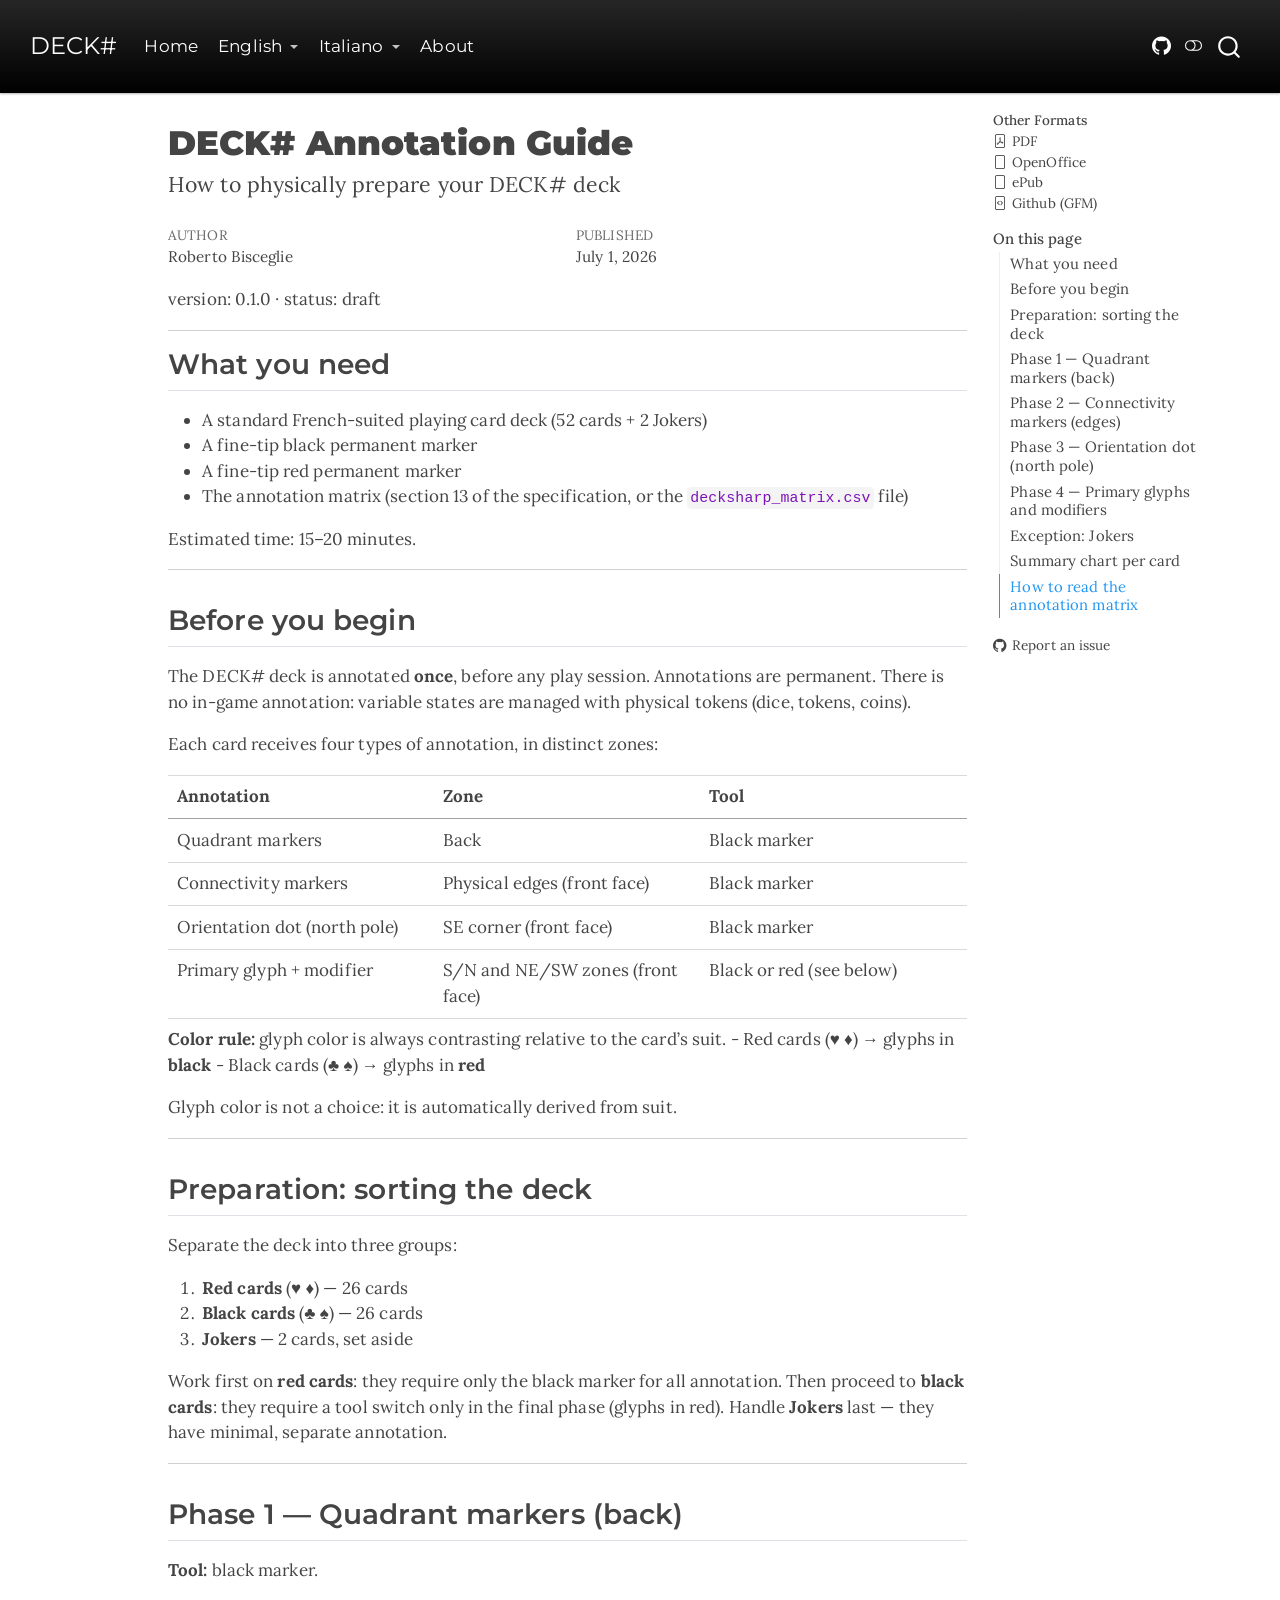
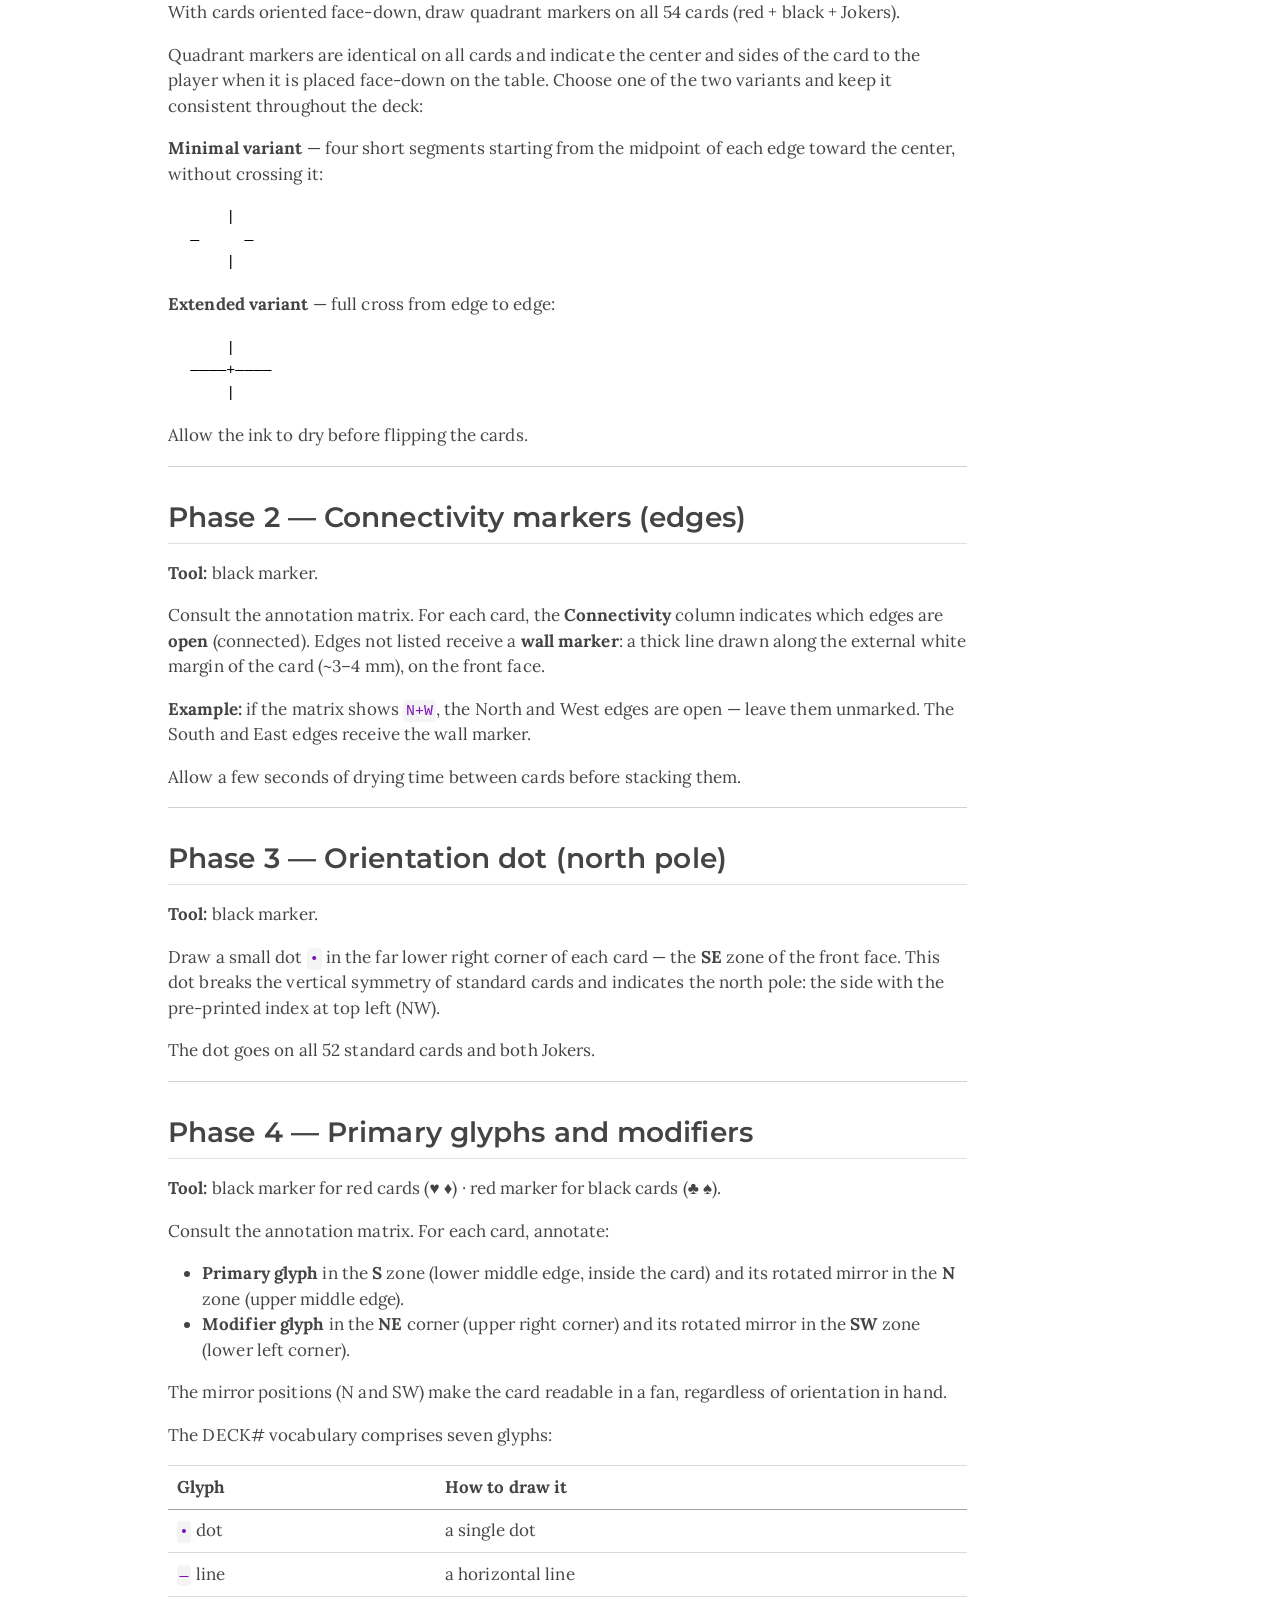
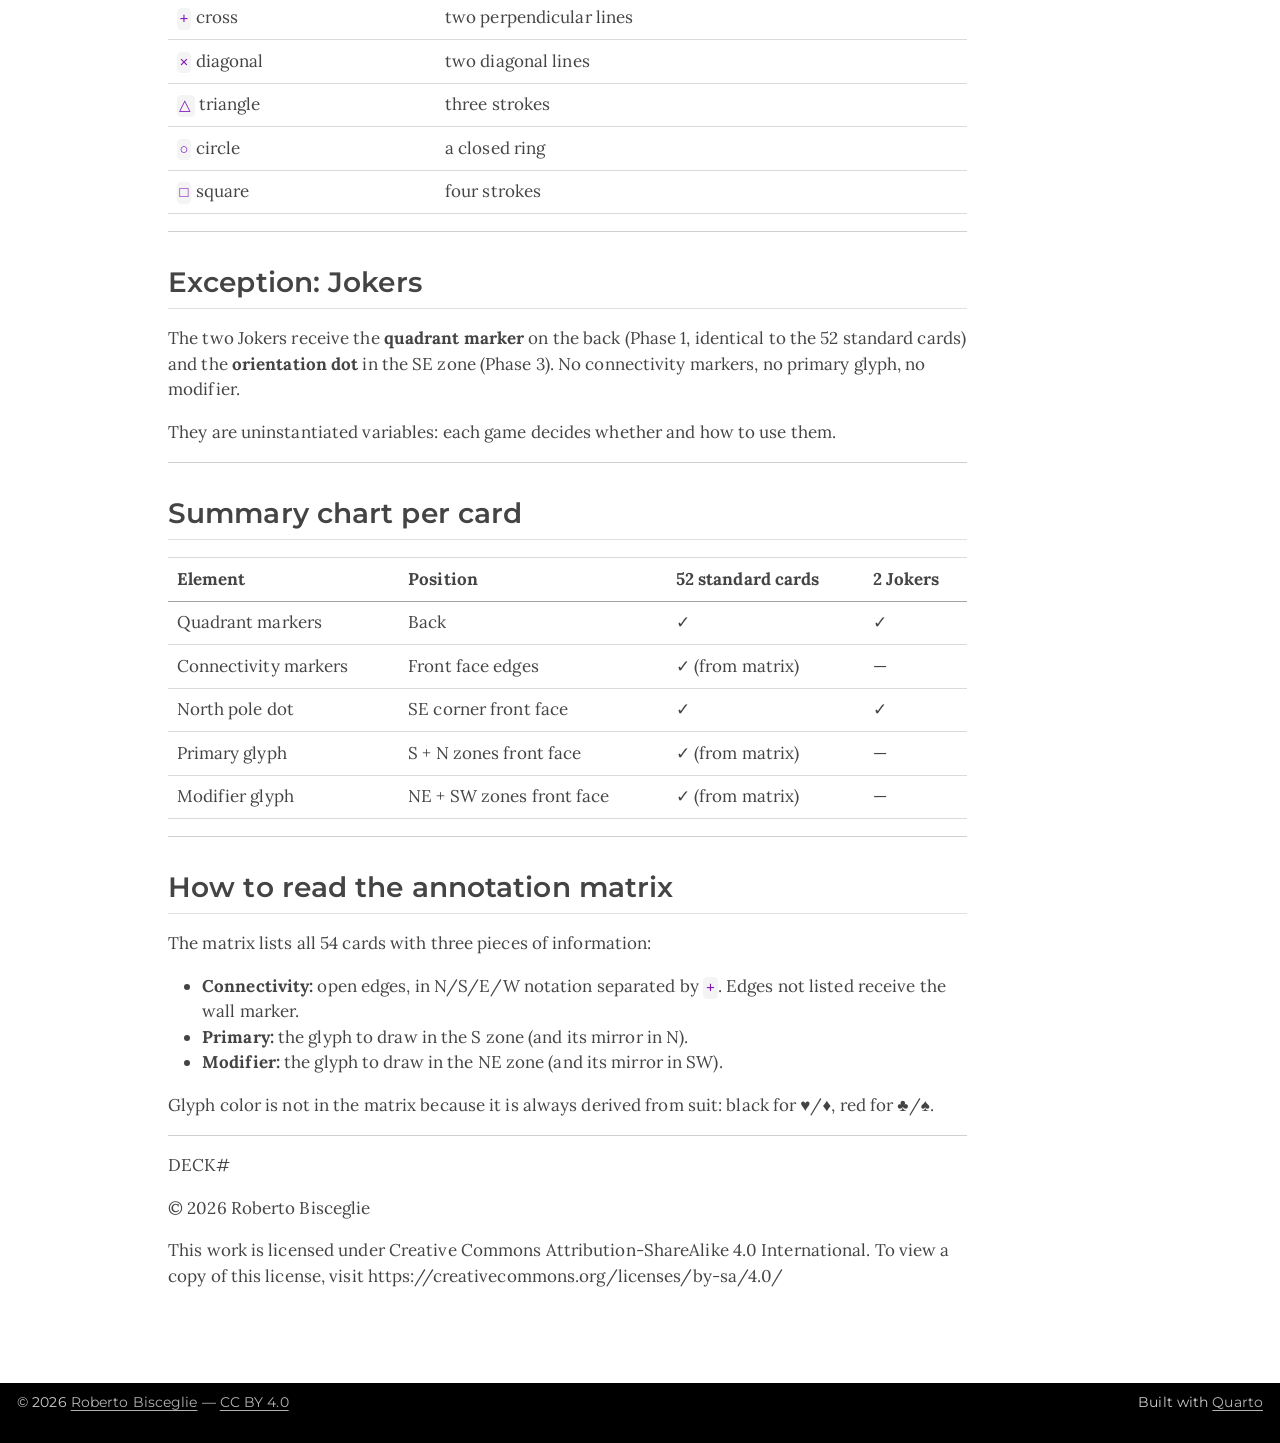
<file: docs/en/decksharp_annotation_guide.html>
<!DOCTYPE html>
<html xmlns="http://www.w3.org/1999/xhtml" lang="en" xml:lang="en"><head>

<meta charset="utf-8">
<meta name="generator" content="quarto-1.9.38">

<meta name="viewport" content="width=device-width, initial-scale=1.0, user-scalable=yes">

<meta name="author" content="Roberto Bisceglie">
<meta name="dcterms.date" content="2026-07-01">

<title>DECK# Annotation Guide – DECK#</title>
<style>
/* Default styles provided by pandoc.
** See https://pandoc.org/MANUAL.html#variables-for-html for config info.
*/
code{white-space: pre-wrap;}
span.smallcaps{font-variant: small-caps;}
div.columns{display: flex; gap: min(4vw, 1.5em);}
div.column{flex: auto; overflow-x: auto;}
div.hanging-indent{margin-left: 1.5em; text-indent: -1.5em;}
ul.task-list{list-style: none;}
ul.task-list li input[type="checkbox"] {
  width: 0.8em;
  margin: 0 0.8em 0.2em -1em; /* quarto-specific, see https://github.com/quarto-dev/quarto-cli/issues/4556 */ 
  vertical-align: middle;
}
</style>


<script src="../../site_libs/quarto-nav/quarto-nav.js"></script>
<script src="../../site_libs/quarto-nav/headroom.min.js"></script>
<script src="../../site_libs/clipboard/clipboard.min.js"></script>
<script src="../../site_libs/quarto-search/autocomplete.umd.js"></script>
<script src="../../site_libs/quarto-search/fuse.min.js"></script>
<script src="../../site_libs/quarto-search/quarto-search.js"></script>
<meta name="quarto:offset" content="../../">
<link href="../../docs/assets/logo.svg" rel="icon" type="image/svg+xml">
<script src="../../site_libs/quarto-html/quarto.js" type="module"></script>
<script src="../../site_libs/quarto-html/tabsets/tabsets.js" type="module"></script>
<script src="../../site_libs/quarto-html/popper.min.js"></script>
<script src="../../site_libs/quarto-html/tippy.umd.min.js"></script>
<script src="../../site_libs/quarto-html/anchor.min.js"></script>
<link href="../../site_libs/quarto-html/tippy.css" rel="stylesheet">
<link href="../../site_libs/quarto-html/quarto-syntax-highlighting-15634bcf2e68342d4ad2dfa704d543f6.css" rel="stylesheet" class="quarto-color-scheme" id="quarto-text-highlighting-styles">
<link href="../../site_libs/quarto-html/quarto-syntax-highlighting-dark-0a6b7249c26820e032cb0bd839ff02b1.css" rel="stylesheet" class="quarto-color-scheme quarto-color-alternate" id="quarto-text-highlighting-styles">
<link href="../../site_libs/quarto-html/quarto-syntax-highlighting-15634bcf2e68342d4ad2dfa704d543f6.css" rel="stylesheet" class="quarto-color-scheme-extra" id="quarto-text-highlighting-styles">
<script src="../../site_libs/bootstrap/bootstrap.min.js"></script>
<link href="../../site_libs/bootstrap/bootstrap-icons.css" rel="stylesheet">
<link href="../../site_libs/bootstrap/bootstrap-421f92b7efeafb8936a62dbbb3c9442a.min.css" rel="stylesheet" append-hash="true" class="quarto-color-scheme" id="quarto-bootstrap" data-mode="light">
<link href="../../site_libs/bootstrap/bootstrap-dark-1afb3e959ab81541f25277dd6a6313c8.min.css" rel="stylesheet" append-hash="true" class="quarto-color-scheme quarto-color-alternate" id="quarto-bootstrap" data-mode="dark">
<link href="../../site_libs/bootstrap/bootstrap-421f92b7efeafb8936a62dbbb3c9442a.min.css" rel="stylesheet" append-hash="true" class="quarto-color-scheme-extra" id="quarto-bootstrap" data-mode="light">
<script id="quarto-search-options" type="application/json">{
  "location": "navbar",
  "copy-button": false,
  "collapse-after": 3,
  "panel-placement": "end",
  "type": "overlay",
  "limit": 50,
  "keyboard-shortcut": [
    "f",
    "/",
    "s"
  ],
  "show-item-context": false,
  "language": {
    "search-no-results-text": "No results",
    "search-matching-documents-text": "matching documents",
    "search-copy-link-title": "Copy link to search",
    "search-hide-matches-text": "Hide additional matches",
    "search-more-match-text": "more match in this document",
    "search-more-matches-text": "more matches in this document",
    "search-clear-button-title": "Clear",
    "search-text-placeholder": "",
    "search-detached-cancel-button-title": "Cancel",
    "search-submit-button-title": "Submit",
    "search-label": "Search"
  }
}</script>
<link rel="preconnect" href="https://fonts.googleapis.com">
<link rel="preconnect" href="https://fonts.gstatic.com" crossorigin="">
<link href="https://fonts.googleapis.com/css2?family=Lora:ital,wght@0,400;0,600;1,400&amp;family=Montserrat:wght@400;600;700;900&amp;display=swap" rel="stylesheet">


</head>

<body class="nav-fixed quarto-light"><script id="quarto-html-before-body" type="application/javascript">
    const toggleBodyColorMode = (bsSheetEl) => {
      const mode = bsSheetEl.getAttribute("data-mode");
      const bodyEl = window.document.querySelector("body");
      if (mode === "dark") {
        bodyEl.classList.add("quarto-dark");
        bodyEl.classList.remove("quarto-light");
      } else {
        bodyEl.classList.add("quarto-light");
        bodyEl.classList.remove("quarto-dark");
      }
    }
    const toggleBodyColorPrimary = () => {
      const bsSheetEl = window.document.querySelector("link#quarto-bootstrap:not([rel=disabled-stylesheet])");
      if (bsSheetEl) {
        toggleBodyColorMode(bsSheetEl);
      }
    }
    const setColorSchemeToggle = (alternate) => {
      const toggles = window.document.querySelectorAll('.quarto-color-scheme-toggle');
      for (let i=0; i < toggles.length; i++) {
        const toggle = toggles[i];
        if (toggle) {
          if (alternate) {
            toggle.classList.add("alternate");
          } else {
            toggle.classList.remove("alternate");
          }
        }
      }
    };
    const toggleColorMode = (alternate) => {
      // Switch the stylesheets
      const primaryStylesheets = window.document.querySelectorAll('link.quarto-color-scheme:not(.quarto-color-alternate)');
      const alternateStylesheets = window.document.querySelectorAll('link.quarto-color-scheme.quarto-color-alternate');
      manageTransitions('#quarto-margin-sidebar .nav-link', false);
      if (alternate) {
        // note: dark is layered on light, we don't disable primary!
        enableStylesheet(alternateStylesheets);
        for (const sheetNode of alternateStylesheets) {
          if (sheetNode.id === "quarto-bootstrap") {
            toggleBodyColorMode(sheetNode);
          }
        }
      } else {
        disableStylesheet(alternateStylesheets);
        enableStylesheet(primaryStylesheets)
        toggleBodyColorPrimary();
      }
      manageTransitions('#quarto-margin-sidebar .nav-link', true);
      // Switch the toggles
      setColorSchemeToggle(alternate)
      // Hack to workaround the fact that safari doesn't
      // properly recolor the scrollbar when toggling (#1455)
      if (navigator.userAgent.indexOf('Safari') > 0 && navigator.userAgent.indexOf('Chrome') == -1) {
        manageTransitions("body", false);
        window.scrollTo(0, 1);
        setTimeout(() => {
          window.scrollTo(0, 0);
          manageTransitions("body", true);
        }, 40);
      }
    }
    const disableStylesheet = (stylesheets) => {
      for (let i=0; i < stylesheets.length; i++) {
        const stylesheet = stylesheets[i];
        stylesheet.rel = 'disabled-stylesheet';
      }
    }
    const enableStylesheet = (stylesheets) => {
      for (let i=0; i < stylesheets.length; i++) {
        const stylesheet = stylesheets[i];
        if(stylesheet.rel !== 'stylesheet') { // for Chrome, which will still FOUC without this check
          stylesheet.rel = 'stylesheet';
        }
      }
    }
    const manageTransitions = (selector, allowTransitions) => {
      const els = window.document.querySelectorAll(selector);
      for (let i=0; i < els.length; i++) {
        const el = els[i];
        if (allowTransitions) {
          el.classList.remove('notransition');
        } else {
          el.classList.add('notransition');
        }
      }
    }
    const isFileUrl = () => {
      return window.location.protocol === 'file:';
    }
    const hasAlternateSentinel = () => {
      let styleSentinel = getColorSchemeSentinel();
      if (styleSentinel !== null) {
        return styleSentinel === "alternate";
      } else {
        return false;
      }
    }
    const setStyleSentinel = (alternate) => {
      const value = alternate ? "alternate" : "default";
      if (!isFileUrl()) {
        window.localStorage.setItem("quarto-color-scheme", value);
      } else {
        localAlternateSentinel = value;
      }
    }
    const getColorSchemeSentinel = () => {
      if (!isFileUrl()) {
        const storageValue = window.localStorage.getItem("quarto-color-scheme");
        return storageValue != null ? storageValue : localAlternateSentinel;
      } else {
        return localAlternateSentinel;
      }
    }
    const toggleGiscusIfUsed = (isAlternate, darkModeDefault) => {
      const baseTheme = document.querySelector('#giscus-base-theme')?.value ?? 'light';
      const alternateTheme = document.querySelector('#giscus-alt-theme')?.value ?? 'dark';
      let newTheme = '';
      if(authorPrefersDark) {
        newTheme = isAlternate ? baseTheme : alternateTheme;
      } else {
        newTheme = isAlternate ? alternateTheme : baseTheme;
      }
      const changeGiscusTheme = () => {
        // From: https://github.com/giscus/giscus/issues/336
        const sendMessage = (message) => {
          const iframe = document.querySelector('iframe.giscus-frame');
          if (!iframe) return;
          iframe.contentWindow.postMessage({ giscus: message }, 'https://giscus.app');
        }
        sendMessage({
          setConfig: {
            theme: newTheme
          }
        });
      }
      const isGiscussLoaded = window.document.querySelector('iframe.giscus-frame') !== null;
      if (isGiscussLoaded) {
        changeGiscusTheme();
      }
    };
    const authorPrefersDark = false;
    const darkModeDefault = authorPrefersDark;
      document.querySelector('link#quarto-text-highlighting-styles.quarto-color-scheme-extra').rel = 'disabled-stylesheet';
      document.querySelector('link#quarto-bootstrap.quarto-color-scheme-extra').rel = 'disabled-stylesheet';
    let localAlternateSentinel = darkModeDefault ? 'alternate' : 'default';
    // Dark / light mode switch
    window.quartoToggleColorScheme = () => {
      // Read the current dark / light value
      let toAlternate = !hasAlternateSentinel();
      toggleColorMode(toAlternate);
      setStyleSentinel(toAlternate);
      toggleGiscusIfUsed(toAlternate, darkModeDefault);
      window.dispatchEvent(new Event('resize'));
    };
    // Switch to dark mode if need be
    if (hasAlternateSentinel()) {
      toggleColorMode(true);
    } else {
      toggleColorMode(false);
    }
  </script>

<div id="quarto-search-results"></div>
  <header id="quarto-header" class="headroom fixed-top">
    <nav class="navbar navbar-expand-lg " data-bs-theme="dark">
      <div class="navbar-container container-fluid">
      <div class="navbar-brand-container mx-auto">
    <a class="navbar-brand" href="../../index.html">
    <span class="navbar-title">DECK#</span>
    </a>
  </div>
            <div id="quarto-search" class="" title="Search"></div>
          <button class="navbar-toggler" type="button" data-bs-toggle="collapse" data-bs-target="#navbarCollapse" aria-controls="navbarCollapse" role="menu" aria-expanded="false" aria-label="Toggle navigation" onclick="if (window.quartoToggleHeadroom) { window.quartoToggleHeadroom(); }">
  <span class="navbar-toggler-icon"></span>
</button>
          <div class="collapse navbar-collapse" id="navbarCollapse">
            <ul class="navbar-nav navbar-nav-scroll me-auto">
  <li class="nav-item">
    <a class="nav-link" href="../../index.html"> 
<span class="menu-text">Home</span></a>
  </li>  
  <li class="nav-item dropdown ">
    <a class="nav-link dropdown-toggle" href="#" id="nav-menu-english" role="link" data-bs-toggle="dropdown" aria-expanded="false">
 <span class="menu-text">English</span>
    </a>
    <ul class="dropdown-menu" aria-labelledby="nav-menu-english">    
        <li>
    <a class="dropdown-item" href="../../docs/en/decksharp_specs.html">
 <span class="dropdown-text">Specification</span></a>
  </li>  
        <li>
    <a class="dropdown-item" href="../../docs/en/decksharp_annotation_guide.html">
 <span class="dropdown-text">Annotation Guide</span></a>
  </li>  
        <li>
    <a class="dropdown-item" href="../../docs/en/decksharp_design_guide.html">
 <span class="dropdown-text">Design Guide</span></a>
  </li>  
        <li>
    <a class="dropdown-item" href="../../docs/en/decksharp_notes.html">
 <span class="dropdown-text">Design Notes</span></a>
  </li>  
    </ul>
  </li>
  <li class="nav-item dropdown ">
    <a class="nav-link dropdown-toggle" href="#" id="nav-menu-italiano" role="link" data-bs-toggle="dropdown" aria-expanded="false">
 <span class="menu-text">Italiano</span>
    </a>
    <ul class="dropdown-menu" aria-labelledby="nav-menu-italiano">    
        <li>
    <a class="dropdown-item" href="../../docs/it/decksharp_specs.html">
 <span class="dropdown-text">Specifiche</span></a>
  </li>  
        <li>
    <a class="dropdown-item" href="../../docs/it/decksharp_guida_annotazione.html">
 <span class="dropdown-text">Guida all’Annotazione</span></a>
  </li>  
        <li>
    <a class="dropdown-item" href="../../docs/it/decksharp_guida_design.html">
 <span class="dropdown-text">Guida al Design</span></a>
  </li>  
        <li>
    <a class="dropdown-item" href="../../docs/it/decksharp_notes.html">
 <span class="dropdown-text">Note di Design</span></a>
  </li>  
    </ul>
  </li>
  <li class="nav-item">
    <a class="nav-link" href="../../docs/about.html"> 
<span class="menu-text">About</span></a>
  </li>  
</ul>
            <ul class="navbar-nav navbar-nav-scroll ms-auto">
  <li class="nav-item compact">
    <a class="nav-link" href="https://github.com/zeruhur/decksharp"> <i class="bi bi-github" role="img">
</i> 
<span class="menu-text"></span></a>
  </li>  
</ul>
          </div> <!-- /navcollapse -->
            <div class="quarto-navbar-tools">
  <a href="" class="quarto-color-scheme-toggle quarto-navigation-tool  px-1" onclick="window.quartoToggleColorScheme(); return false;" title="Toggle dark mode"><i class="bi"></i></a>
</div>
      </div> <!-- /container-fluid -->
    </nav>
</header>
<!-- content -->
<div id="quarto-content" class="quarto-container page-columns page-rows-contents page-layout-article page-navbar">
<!-- sidebar -->
<!-- margin-sidebar -->
    <div id="quarto-margin-sidebar" class="sidebar margin-sidebar">
        <nav id="TOC" role="doc-toc" class="toc-active">
    <h2 id="toc-title">On this page</h2>
   
  <ul>
  <li><a href="#what-you-need" id="toc-what-you-need" class="nav-link active" data-scroll-target="#what-you-need">What you need</a></li>
  <li><a href="#before-you-begin" id="toc-before-you-begin" class="nav-link" data-scroll-target="#before-you-begin">Before you begin</a></li>
  <li><a href="#preparation-sorting-the-deck" id="toc-preparation-sorting-the-deck" class="nav-link" data-scroll-target="#preparation-sorting-the-deck">Preparation: sorting the deck</a></li>
  <li><a href="#phase-1-quadrant-markers-back" id="toc-phase-1-quadrant-markers-back" class="nav-link" data-scroll-target="#phase-1-quadrant-markers-back">Phase 1 — Quadrant markers (back)</a></li>
  <li><a href="#phase-2-connectivity-markers-edges" id="toc-phase-2-connectivity-markers-edges" class="nav-link" data-scroll-target="#phase-2-connectivity-markers-edges">Phase 2 — Connectivity markers (edges)</a></li>
  <li><a href="#phase-3-orientation-dot-north-pole" id="toc-phase-3-orientation-dot-north-pole" class="nav-link" data-scroll-target="#phase-3-orientation-dot-north-pole">Phase 3 — Orientation dot (north pole)</a></li>
  <li><a href="#phase-4-primary-glyphs-and-modifiers" id="toc-phase-4-primary-glyphs-and-modifiers" class="nav-link" data-scroll-target="#phase-4-primary-glyphs-and-modifiers">Phase 4 — Primary glyphs and modifiers</a></li>
  <li><a href="#exception-jokers" id="toc-exception-jokers" class="nav-link" data-scroll-target="#exception-jokers">Exception: Jokers</a></li>
  <li><a href="#summary-chart-per-card" id="toc-summary-chart-per-card" class="nav-link" data-scroll-target="#summary-chart-per-card">Summary chart per card</a></li>
  <li><a href="#how-to-read-the-annotation-matrix" id="toc-how-to-read-the-annotation-matrix" class="nav-link" data-scroll-target="#how-to-read-the-annotation-matrix">How to read the annotation matrix</a></li>
  </ul>
<div class="toc-actions"><ul><li><a href="https://github.com/zeruhur/decksharp/issues/new" class="toc-action"><i class="bi bi-github"></i>Report an issue</a></li></ul></div><div class="quarto-alternate-formats"><h2>Other Formats</h2><ul><li><a href="decksharp_annotation_guide.pdf"><i class="bi bi-file-pdf"></i>PDF</a></li><li><a href="decksharp_annotation_guide.odt"><i class="bi bi-file"></i>OpenOffice</a></li><li><a href="decksharp_annotation_guide.epub"><i class="bi bi-file"></i>ePub</a></li><li><a href="decksharp_annotation_guide-gfm.md"><i class="bi bi-file-code"></i>Github (GFM)</a></li></ul></div></nav>
    </div>
<!-- main -->
<main class="content" id="quarto-document-content">


<header id="title-block-header" class="quarto-title-block default">
<div class="quarto-title">
<h1 class="title">DECK# Annotation Guide</h1>
<p class="subtitle lead">How to physically prepare your DECK# deck</p>
</div>



<div class="quarto-title-meta">

    <div>
    <div class="quarto-title-meta-heading">Author</div>
    <div class="quarto-title-meta-contents">
             <p>Roberto Bisceglie </p>
          </div>
  </div>
    
    <div>
    <div class="quarto-title-meta-heading">Published</div>
    <div class="quarto-title-meta-contents">
      <p class="date">July 1, 2026</p>
    </div>
  </div>
  
    
  </div>
  


</header>


<p>version: 0.1.0 · status: draft</p>
<hr>
<section id="what-you-need" class="level2">
<h2 class="anchored" data-anchor-id="what-you-need">What you need</h2>
<ul>
<li>A standard French-suited playing card deck (52 cards + 2 Jokers)</li>
<li>A fine-tip black permanent marker</li>
<li>A fine-tip red permanent marker</li>
<li>The annotation matrix (section 13 of the specification, or the <code>decksharp_matrix.csv</code> file)</li>
</ul>
<p>Estimated time: 15–20 minutes.</p>
<hr>
</section>
<section id="before-you-begin" class="level2">
<h2 class="anchored" data-anchor-id="before-you-begin">Before you begin</h2>
<p>The DECK# deck is annotated <strong>once</strong>, before any play session. Annotations are permanent. There is no in-game annotation: variable states are managed with physical tokens (dice, tokens, coins).</p>
<p>Each card receives four types of annotation, in distinct zones:</p>
<table class="caption-top table">
<colgroup>
<col style="width: 33%">
<col style="width: 33%">
<col style="width: 33%">
</colgroup>
<thead>
<tr class="header">
<th>Annotation</th>
<th>Zone</th>
<th>Tool</th>
</tr>
</thead>
<tbody>
<tr class="odd">
<td>Quadrant markers</td>
<td>Back</td>
<td>Black marker</td>
</tr>
<tr class="even">
<td>Connectivity markers</td>
<td>Physical edges (front face)</td>
<td>Black marker</td>
</tr>
<tr class="odd">
<td>Orientation dot (north pole)</td>
<td>SE corner (front face)</td>
<td>Black marker</td>
</tr>
<tr class="even">
<td>Primary glyph + modifier</td>
<td>S/N and NE/SW zones (front face)</td>
<td>Black or red (see below)</td>
</tr>
</tbody>
</table>
<p><strong>Color rule:</strong> glyph color is always contrasting relative to the card’s suit. - Red cards (♥ ♦) → glyphs in <strong>black</strong> - Black cards (♣ ♠) → glyphs in <strong>red</strong></p>
<p>Glyph color is not a choice: it is automatically derived from suit.</p>
<hr>
</section>
<section id="preparation-sorting-the-deck" class="level2">
<h2 class="anchored" data-anchor-id="preparation-sorting-the-deck">Preparation: sorting the deck</h2>
<p>Separate the deck into three groups:</p>
<ol type="1">
<li><strong>Red cards</strong> (♥ ♦) — 26 cards</li>
<li><strong>Black cards</strong> (♣ ♠) — 26 cards</li>
<li><strong>Jokers</strong> — 2 cards, set aside</li>
</ol>
<p>Work first on <strong>red cards</strong>: they require only the black marker for all annotation. Then proceed to <strong>black cards</strong>: they require a tool switch only in the final phase (glyphs in red). Handle <strong>Jokers</strong> last — they have minimal, separate annotation.</p>
<hr>
</section>
<section id="phase-1-quadrant-markers-back" class="level2">
<h2 class="anchored" data-anchor-id="phase-1-quadrant-markers-back">Phase 1 — Quadrant markers (back)</h2>
<p><strong>Tool:</strong> black marker.</p>
<p>With cards oriented face-down, draw quadrant markers on all 54 cards (red + black + Jokers).</p>
<p>Quadrant markers are identical on all cards and indicate the center and sides of the card to the player when it is placed face-down on the table. Choose one of the two variants and keep it consistent throughout the deck:</p>
<p><strong>Minimal variant</strong> — four short segments starting from the midpoint of each edge toward the center, without crossing it:</p>
<pre><code>      |
  —     —
      |</code></pre>
<p><strong>Extended variant</strong> — full cross from edge to edge:</p>
<pre><code>      |
  ————+————
      |</code></pre>
<p>Allow the ink to dry before flipping the cards.</p>
<hr>
</section>
<section id="phase-2-connectivity-markers-edges" class="level2">
<h2 class="anchored" data-anchor-id="phase-2-connectivity-markers-edges">Phase 2 — Connectivity markers (edges)</h2>
<p><strong>Tool:</strong> black marker.</p>
<p>Consult the annotation matrix. For each card, the <strong>Connectivity</strong> column indicates which edges are <strong>open</strong> (connected). Edges not listed receive a <strong>wall marker</strong>: a thick line drawn along the external white margin of the card (~3–4 mm), on the front face.</p>
<p><strong>Example:</strong> if the matrix shows <code>N+W</code>, the North and West edges are open — leave them unmarked. The South and East edges receive the wall marker.</p>
<p>Allow a few seconds of drying time between cards before stacking them.</p>
<hr>
</section>
<section id="phase-3-orientation-dot-north-pole" class="level2">
<h2 class="anchored" data-anchor-id="phase-3-orientation-dot-north-pole">Phase 3 — Orientation dot (north pole)</h2>
<p><strong>Tool:</strong> black marker.</p>
<p>Draw a small dot <code>•</code> in the far lower right corner of each card — the <strong>SE</strong> zone of the front face. This dot breaks the vertical symmetry of standard cards and indicates the north pole: the side with the pre-printed index at top left (NW).</p>
<p>The dot goes on all 52 standard cards and both Jokers.</p>
<hr>
</section>
<section id="phase-4-primary-glyphs-and-modifiers" class="level2">
<h2 class="anchored" data-anchor-id="phase-4-primary-glyphs-and-modifiers">Phase 4 — Primary glyphs and modifiers</h2>
<p><strong>Tool:</strong> black marker for red cards (♥ ♦) · red marker for black cards (♣ ♠).</p>
<p>Consult the annotation matrix. For each card, annotate:</p>
<ul>
<li><strong>Primary glyph</strong> in the <strong>S</strong> zone (lower middle edge, inside the card) and its rotated mirror in the <strong>N</strong> zone (upper middle edge).</li>
<li><strong>Modifier glyph</strong> in the <strong>NE</strong> corner (upper right corner) and its rotated mirror in the <strong>SW</strong> zone (lower left corner).</li>
</ul>
<p>The mirror positions (N and SW) make the card readable in a fan, regardless of orientation in hand.</p>
<p>The DECK# vocabulary comprises seven glyphs:</p>
<table class="caption-top table">
<thead>
<tr class="header">
<th>Glyph</th>
<th>How to draw it</th>
</tr>
</thead>
<tbody>
<tr class="odd">
<td><code>•</code> dot</td>
<td>a single dot</td>
</tr>
<tr class="even">
<td><code>—</code> line</td>
<td>a horizontal line</td>
</tr>
<tr class="odd">
<td><code>+</code> cross</td>
<td>two perpendicular lines</td>
</tr>
<tr class="even">
<td><code>×</code> diagonal</td>
<td>two diagonal lines</td>
</tr>
<tr class="odd">
<td><code>△</code> triangle</td>
<td>three strokes</td>
</tr>
<tr class="even">
<td><code>○</code> circle</td>
<td>a closed ring</td>
</tr>
<tr class="odd">
<td><code>□</code> square</td>
<td>four strokes</td>
</tr>
</tbody>
</table>
<hr>
</section>
<section id="exception-jokers" class="level2">
<h2 class="anchored" data-anchor-id="exception-jokers">Exception: Jokers</h2>
<p>The two Jokers receive the <strong>quadrant marker</strong> on the back (Phase 1, identical to the 52 standard cards) and the <strong>orientation dot</strong> in the SE zone (Phase 3). No connectivity markers, no primary glyph, no modifier.</p>
<p>They are uninstantiated variables: each game decides whether and how to use them.</p>
<hr>
</section>
<section id="summary-chart-per-card" class="level2">
<h2 class="anchored" data-anchor-id="summary-chart-per-card">Summary chart per card</h2>
<table class="caption-top table">
<thead>
<tr class="header">
<th>Element</th>
<th>Position</th>
<th>52 standard cards</th>
<th>2 Jokers</th>
</tr>
</thead>
<tbody>
<tr class="odd">
<td>Quadrant markers</td>
<td>Back</td>
<td>✓</td>
<td>✓</td>
</tr>
<tr class="even">
<td>Connectivity markers</td>
<td>Front face edges</td>
<td>✓ (from matrix)</td>
<td>—</td>
</tr>
<tr class="odd">
<td>North pole dot</td>
<td>SE corner front face</td>
<td>✓</td>
<td>✓</td>
</tr>
<tr class="even">
<td>Primary glyph</td>
<td>S + N zones front face</td>
<td>✓ (from matrix)</td>
<td>—</td>
</tr>
<tr class="odd">
<td>Modifier glyph</td>
<td>NE + SW zones front face</td>
<td>✓ (from matrix)</td>
<td>—</td>
</tr>
</tbody>
</table>
<hr>
</section>
<section id="how-to-read-the-annotation-matrix" class="level2">
<h2 class="anchored" data-anchor-id="how-to-read-the-annotation-matrix">How to read the annotation matrix</h2>
<p>The matrix lists all 54 cards with three pieces of information:</p>
<ul>
<li><strong>Connectivity:</strong> open edges, in N/S/E/W notation separated by <code>+</code>. Edges not listed receive the wall marker.</li>
<li><strong>Primary:</strong> the glyph to draw in the S zone (and its mirror in N).</li>
<li><strong>Modifier:</strong> the glyph to draw in the NE zone (and its mirror in SW).</li>
</ul>
<p>Glyph color is not in the matrix because it is always derived from suit: black for ♥/♦, red for ♣/♠.</p>
<hr>
<p>DECK#</p>
<p>© 2026 Roberto Bisceglie</p>
<p>This work is licensed under Creative Commons Attribution-ShareAlike 4.0 International. To view a copy of this license, visit https://creativecommons.org/licenses/by-sa/4.0/</p>


</section>

</main> <!-- /main -->
<script>
document.addEventListener("DOMContentLoaded", function () {
  var sidebar = document.getElementById("quarto-margin-sidebar");
  var formats = document.querySelector(".quarto-alternate-formats");
  if (sidebar && formats) {
    sidebar.insertBefore(formats, sidebar.firstChild);
  }

  // Rename "Typst" label to "PDF"
  document.querySelectorAll(".quarto-alternate-formats a").forEach(function (a) {
    a.childNodes.forEach(function (node) {
      if (node.nodeType === Node.TEXT_NODE && node.textContent.trim() === "Typst") {
        node.textContent = "PDF";
      }
    });
  });
});
</script>
<script id="quarto-html-after-body" type="application/javascript">
  window.document.addEventListener("DOMContentLoaded", function (event) {
    // Ensure there is a toggle, if there isn't float one in the top right
    if (window.document.querySelector('.quarto-color-scheme-toggle') === null) {
      const a = window.document.createElement('a');
      a.classList.add('top-right');
      a.classList.add('quarto-color-scheme-toggle');
      a.href = "";
      a.onclick = function() { try { window.quartoToggleColorScheme(); } catch {} return false; };
      const i = window.document.createElement("i");
      i.classList.add('bi');
      a.appendChild(i);
      window.document.body.appendChild(a);
    }
    setColorSchemeToggle(hasAlternateSentinel())
    const icon = "";
    const anchorJS = new window.AnchorJS();
    anchorJS.options = {
      placement: 'right',
      icon: icon
    };
    anchorJS.add('.anchored');
    const isCodeAnnotation = (el) => {
      for (const clz of el.classList) {
        if (clz.startsWith('code-annotation-')) {                     
          return true;
        }
      }
      return false;
    }
    const onCopySuccess = function(e) {
      // button target
      const button = e.trigger;
      // don't keep focus
      button.blur();
      // flash "checked"
      button.classList.add('code-copy-button-checked');
      var currentTitle = button.getAttribute("title");
      button.setAttribute("title", "Copied!");
      let tooltip;
      if (window.bootstrap) {
        button.setAttribute("data-bs-toggle", "tooltip");
        button.setAttribute("data-bs-placement", "left");
        button.setAttribute("data-bs-title", "Copied!");
        tooltip = new bootstrap.Tooltip(button, 
          { trigger: "manual", 
            customClass: "code-copy-button-tooltip",
            offset: [0, -8]});
        tooltip.show();    
      }
      setTimeout(function() {
        if (tooltip) {
          tooltip.hide();
          button.removeAttribute("data-bs-title");
          button.removeAttribute("data-bs-toggle");
          button.removeAttribute("data-bs-placement");
        }
        button.setAttribute("title", currentTitle);
        button.classList.remove('code-copy-button-checked');
      }, 1000);
      // clear code selection
      e.clearSelection();
    }
    const getTextToCopy = function(trigger) {
      const outerScaffold = trigger.parentElement.cloneNode(true);
      const codeEl = outerScaffold.querySelector('code');
      for (const childEl of codeEl.children) {
        if (isCodeAnnotation(childEl)) {
          childEl.remove();
        }
      }
      return codeEl.innerText;
    }
    const clipboard = new window.ClipboardJS('.code-copy-button:not([data-in-quarto-modal])', {
      text: getTextToCopy
    });
    clipboard.on('success', onCopySuccess);
    if (window.document.getElementById('quarto-embedded-source-code-modal')) {
      const clipboardModal = new window.ClipboardJS('.code-copy-button[data-in-quarto-modal]', {
        text: getTextToCopy,
        container: window.document.getElementById('quarto-embedded-source-code-modal')
      });
      clipboardModal.on('success', onCopySuccess);
    }
      var localhostRegex = new RegExp(/^(?:http|https):\/\/localhost\:?[0-9]*\//);
      var mailtoRegex = new RegExp(/^mailto:/);
        var filterRegex = new RegExp("https:\/\/zeruhur\.github\.io\/decksharp\/");
      var isInternal = (href) => {
          return filterRegex.test(href) || localhostRegex.test(href) || mailtoRegex.test(href);
      }
      // Inspect non-navigation links and adorn them if external
     var links = window.document.querySelectorAll('a[href]:not(.nav-link):not(.navbar-brand):not(.toc-action):not(.sidebar-link):not(.sidebar-item-toggle):not(.pagination-link):not(.no-external):not([aria-hidden]):not(.dropdown-item):not(.quarto-navigation-tool):not(.about-link)');
      for (var i=0; i<links.length; i++) {
        const link = links[i];
        if (!isInternal(link.href)) {
          // undo the damage that might have been done by quarto-nav.js in the case of
          // links that we want to consider external
          if (link.dataset.originalHref !== undefined) {
            link.href = link.dataset.originalHref;
          }
        }
      }
    function tippyHover(el, contentFn, onTriggerFn, onUntriggerFn) {
      const config = {
        allowHTML: true,
        maxWidth: 500,
        delay: 100,
        arrow: false,
        appendTo: function(el) {
            return el.parentElement;
        },
        interactive: true,
        interactiveBorder: 10,
        theme: 'quarto',
        placement: 'bottom-start',
      };
      if (contentFn) {
        config.content = contentFn;
      }
      if (onTriggerFn) {
        config.onTrigger = onTriggerFn;
      }
      if (onUntriggerFn) {
        config.onUntrigger = onUntriggerFn;
      }
      window.tippy(el, config); 
    }
    const noterefs = window.document.querySelectorAll('a[role="doc-noteref"]');
    for (var i=0; i<noterefs.length; i++) {
      const ref = noterefs[i];
      tippyHover(ref, function() {
        // use id or data attribute instead here
        let href = ref.getAttribute('data-footnote-href') || ref.getAttribute('href');
        try { href = new URL(href).hash; } catch {}
        const id = href.replace(/^#\/?/, "");
        const note = window.document.getElementById(id);
        if (note) {
          return note.innerHTML;
        } else {
          return "";
        }
      });
    }
    const xrefs = window.document.querySelectorAll('a.quarto-xref');
    const processXRef = (id, note) => {
      // Strip column container classes
      const stripColumnClz = (el) => {
        el.classList.remove("page-full", "page-columns");
        if (el.children) {
          for (const child of el.children) {
            stripColumnClz(child);
          }
        }
      }
      stripColumnClz(note)
      if (id === null || id.startsWith('sec-')) {
        // Special case sections, only their first couple elements
        const container = document.createElement("div");
        if (note.children && note.children.length > 2) {
          container.appendChild(note.children[0].cloneNode(true));
          for (let i = 1; i < note.children.length; i++) {
            const child = note.children[i];
            if (child.tagName === "P" && child.innerText === "") {
              continue;
            } else {
              container.appendChild(child.cloneNode(true));
              break;
            }
          }
          if (window.Quarto?.typesetMath) {
            window.Quarto.typesetMath(container);
          }
          return container.innerHTML
        } else {
          if (window.Quarto?.typesetMath) {
            window.Quarto.typesetMath(note);
          }
          return note.innerHTML;
        }
      } else {
        // Remove any anchor links if they are present
        const anchorLink = note.querySelector('a.anchorjs-link');
        if (anchorLink) {
          anchorLink.remove();
        }
        if (window.Quarto?.typesetMath) {
          window.Quarto.typesetMath(note);
        }
        if (note.classList.contains("callout")) {
          return note.outerHTML;
        } else {
          return note.innerHTML;
        }
      }
    }
    for (var i=0; i<xrefs.length; i++) {
      const xref = xrefs[i];
      tippyHover(xref, undefined, function(instance) {
        instance.disable();
        let url = xref.getAttribute('href');
        let hash = undefined; 
        if (url.startsWith('#')) {
          hash = url;
        } else {
          try { hash = new URL(url).hash; } catch {}
        }
        if (hash) {
          const id = hash.replace(/^#\/?/, "");
          const note = window.document.getElementById(id);
          if (note !== null) {
            try {
              const html = processXRef(id, note.cloneNode(true));
              instance.setContent(html);
            } finally {
              instance.enable();
              instance.show();
            }
          } else {
            // See if we can fetch this
            fetch(url.split('#')[0])
            .then(res => res.text())
            .then(html => {
              const parser = new DOMParser();
              const htmlDoc = parser.parseFromString(html, "text/html");
              const note = htmlDoc.getElementById(id);
              if (note !== null) {
                const html = processXRef(id, note);
                instance.setContent(html);
              } 
            }).finally(() => {
              instance.enable();
              instance.show();
            });
          }
        } else {
          // See if we can fetch a full url (with no hash to target)
          // This is a special case and we should probably do some content thinning / targeting
          fetch(url)
          .then(res => res.text())
          .then(html => {
            const parser = new DOMParser();
            const htmlDoc = parser.parseFromString(html, "text/html");
            const note = htmlDoc.querySelector('main.content');
            if (note !== null) {
              // This should only happen for chapter cross references
              // (since there is no id in the URL)
              // remove the first header
              if (note.children.length > 0 && note.children[0].tagName === "HEADER") {
                note.children[0].remove();
              }
              const html = processXRef(null, note);
              instance.setContent(html);
            } 
          }).finally(() => {
            instance.enable();
            instance.show();
          });
        }
      }, function(instance) {
      });
    }
        let selectedAnnoteEl;
        const selectorForAnnotation = ( cell, annotation) => {
          let cellAttr = 'data-code-cell="' + cell + '"';
          let lineAttr = 'data-code-annotation="' +  annotation + '"';
          const selector = 'span[' + cellAttr + '][' + lineAttr + ']';
          return selector;
        }
        const selectCodeLines = (annoteEl) => {
          const doc = window.document;
          const targetCell = annoteEl.getAttribute("data-target-cell");
          const targetAnnotation = annoteEl.getAttribute("data-target-annotation");
          const annoteSpan = window.document.querySelector(selectorForAnnotation(targetCell, targetAnnotation));
          const lines = annoteSpan.getAttribute("data-code-lines").split(",");
          const lineIds = lines.map((line) => {
            return targetCell + "-" + line;
          })
          let top = null;
          let height = null;
          let parent = null;
          if (lineIds.length > 0) {
              //compute the position of the single el (top and bottom and make a div)
              const el = window.document.getElementById(lineIds[0]);
              top = el.offsetTop;
              height = el.offsetHeight;
              parent = el.parentElement.parentElement;
            if (lineIds.length > 1) {
              const lastEl = window.document.getElementById(lineIds[lineIds.length - 1]);
              const bottom = lastEl.offsetTop + lastEl.offsetHeight;
              height = bottom - top;
            }
            if (top !== null && height !== null && parent !== null) {
              // cook up a div (if necessary) and position it 
              let div = window.document.getElementById("code-annotation-line-highlight");
              if (div === null) {
                div = window.document.createElement("div");
                div.setAttribute("id", "code-annotation-line-highlight");
                div.style.position = 'absolute';
                parent.appendChild(div);
              }
              div.style.top = top - 2 + "px";
              div.style.height = height + 4 + "px";
              div.style.left = 0;
              let gutterDiv = window.document.getElementById("code-annotation-line-highlight-gutter");
              if (gutterDiv === null) {
                gutterDiv = window.document.createElement("div");
                gutterDiv.setAttribute("id", "code-annotation-line-highlight-gutter");
                gutterDiv.style.position = 'absolute';
                const codeCell = window.document.getElementById(targetCell);
                const gutter = codeCell.querySelector('.code-annotation-gutter');
                gutter.appendChild(gutterDiv);
              }
              gutterDiv.style.top = top - 2 + "px";
              gutterDiv.style.height = height + 4 + "px";
            }
            selectedAnnoteEl = annoteEl;
          }
        };
        const unselectCodeLines = () => {
          const elementsIds = ["code-annotation-line-highlight", "code-annotation-line-highlight-gutter"];
          elementsIds.forEach((elId) => {
            const div = window.document.getElementById(elId);
            if (div) {
              div.remove();
            }
          });
          selectedAnnoteEl = undefined;
        };
          // Handle positioning of the toggle
      window.addEventListener(
        "resize",
        throttle(() => {
          elRect = undefined;
          if (selectedAnnoteEl) {
            selectCodeLines(selectedAnnoteEl);
          }
        }, 10)
      );
      function throttle(fn, ms) {
      let throttle = false;
      let timer;
        return (...args) => {
          if(!throttle) { // first call gets through
              fn.apply(this, args);
              throttle = true;
          } else { // all the others get throttled
              if(timer) clearTimeout(timer); // cancel #2
              timer = setTimeout(() => {
                fn.apply(this, args);
                timer = throttle = false;
              }, ms);
          }
        };
      }
        // Attach click handler to the DT
        const annoteDls = window.document.querySelectorAll('dt[data-target-cell]');
        for (const annoteDlNode of annoteDls) {
          annoteDlNode.addEventListener('click', (event) => {
            const clickedEl = event.target;
            if (clickedEl !== selectedAnnoteEl) {
              unselectCodeLines();
              const activeEl = window.document.querySelector('dt[data-target-cell].code-annotation-active');
              if (activeEl) {
                activeEl.classList.remove('code-annotation-active');
              }
              selectCodeLines(clickedEl);
              clickedEl.classList.add('code-annotation-active');
            } else {
              // Unselect the line
              unselectCodeLines();
              clickedEl.classList.remove('code-annotation-active');
            }
          });
        }
    const findCites = (el) => {
      const parentEl = el.parentElement;
      if (parentEl) {
        const cites = parentEl.dataset.cites;
        if (cites) {
          return {
            el,
            cites: cites.split(' ')
          };
        } else {
          return findCites(el.parentElement)
        }
      } else {
        return undefined;
      }
    };
    var bibliorefs = window.document.querySelectorAll('a[role="doc-biblioref"]');
    for (var i=0; i<bibliorefs.length; i++) {
      const ref = bibliorefs[i];
      const citeInfo = findCites(ref);
      if (citeInfo) {
        tippyHover(citeInfo.el, function() {
          var popup = window.document.createElement('div');
          citeInfo.cites.forEach(function(cite) {
            var citeDiv = window.document.createElement('div');
            citeDiv.classList.add('hanging-indent');
            citeDiv.classList.add('csl-entry');
            var biblioDiv = window.document.getElementById('ref-' + cite);
            if (biblioDiv) {
              citeDiv.innerHTML = biblioDiv.innerHTML;
            }
            popup.appendChild(citeDiv);
          });
          return popup.innerHTML;
        });
      }
    }
  });
  </script>
</div> <!-- /content -->
<footer class="footer">
  <div class="nav-footer">
    <div class="nav-footer-left">
<p>© 2026 <a href="https://github.com/zeruhur">Roberto Bisceglie</a> — <a href="https://creativecommons.org/licenses/by/4.0/">CC BY 4.0</a></p>
</div>   
    <div class="nav-footer-center">
      &nbsp;
    <div class="toc-actions d-sm-block d-md-none"><ul><li><a href="https://github.com/zeruhur/decksharp/issues/new" class="toc-action"><i class="bi bi-github"></i>Report an issue</a></li></ul></div></div>
    <div class="nav-footer-right">
<p>Built with <a href="https://quarto.org">Quarto</a></p>
</div>
  </div>
</footer>




</body></html>
</file>
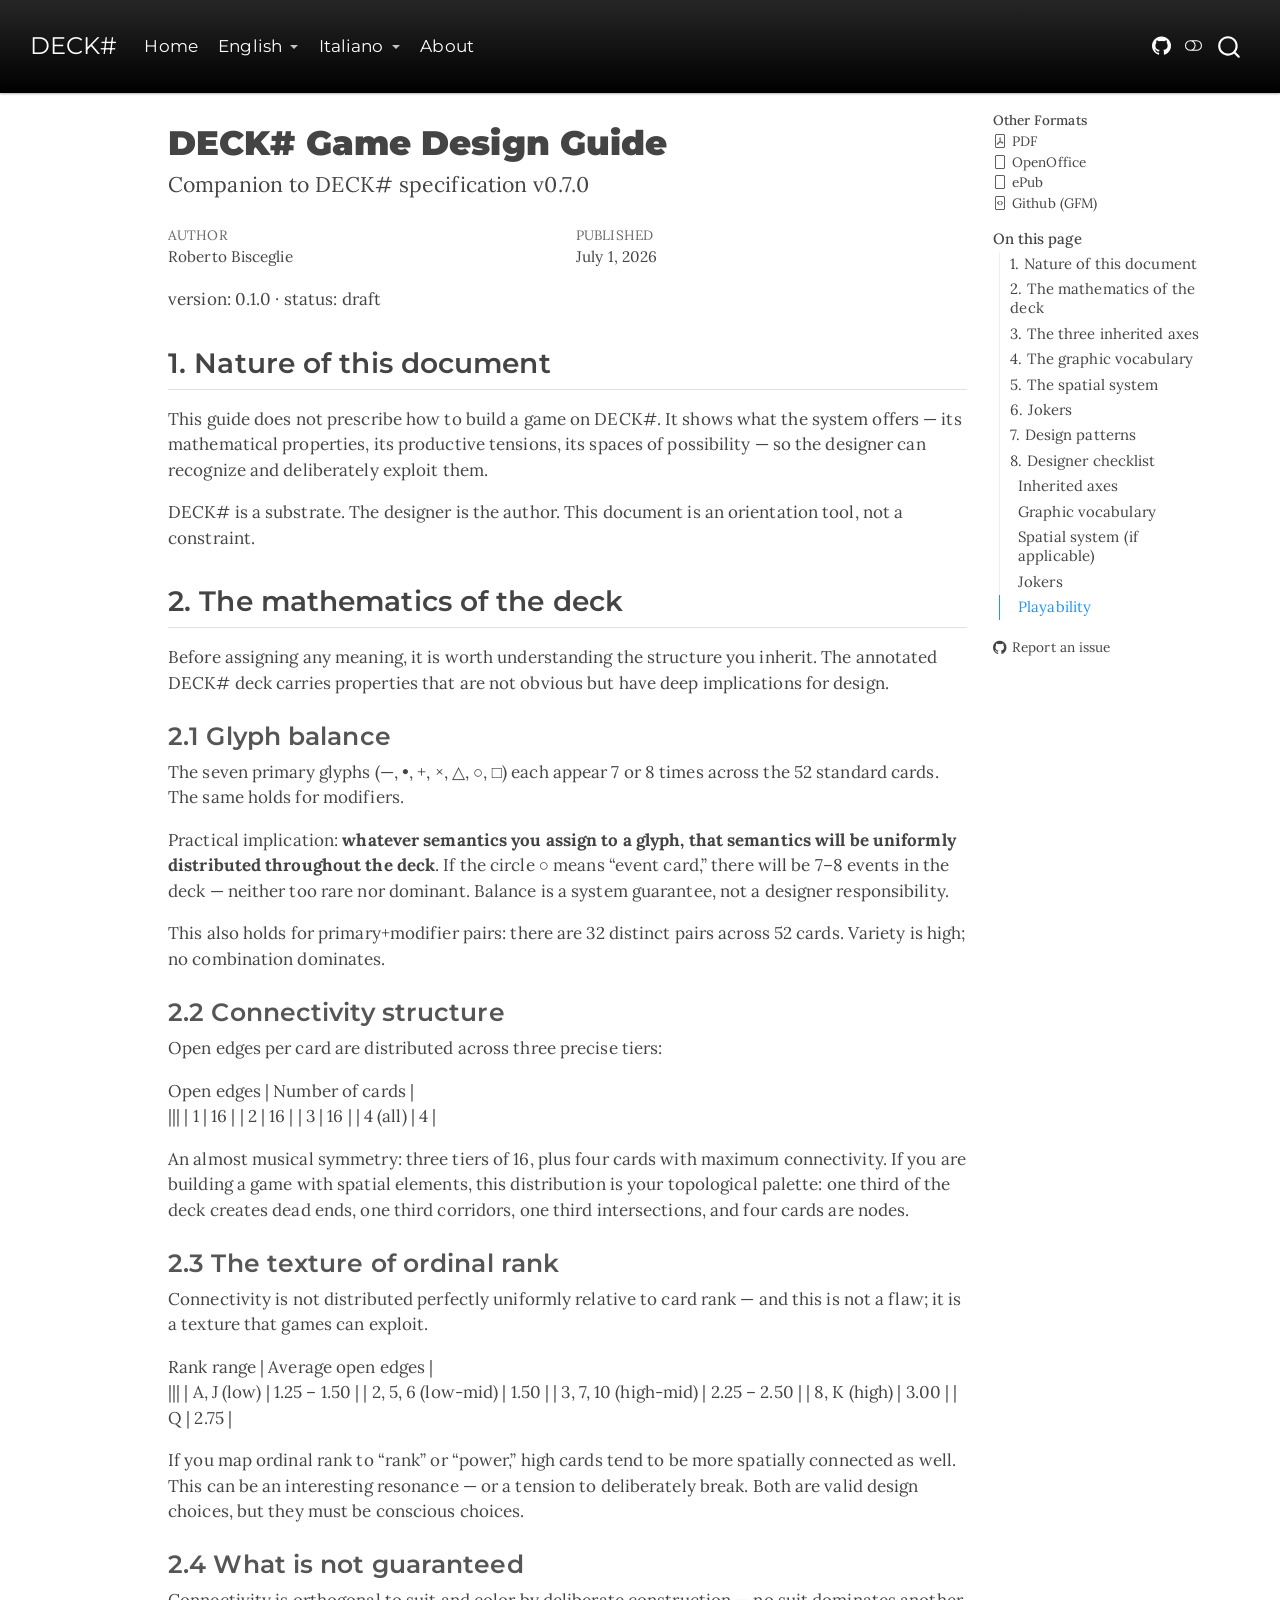
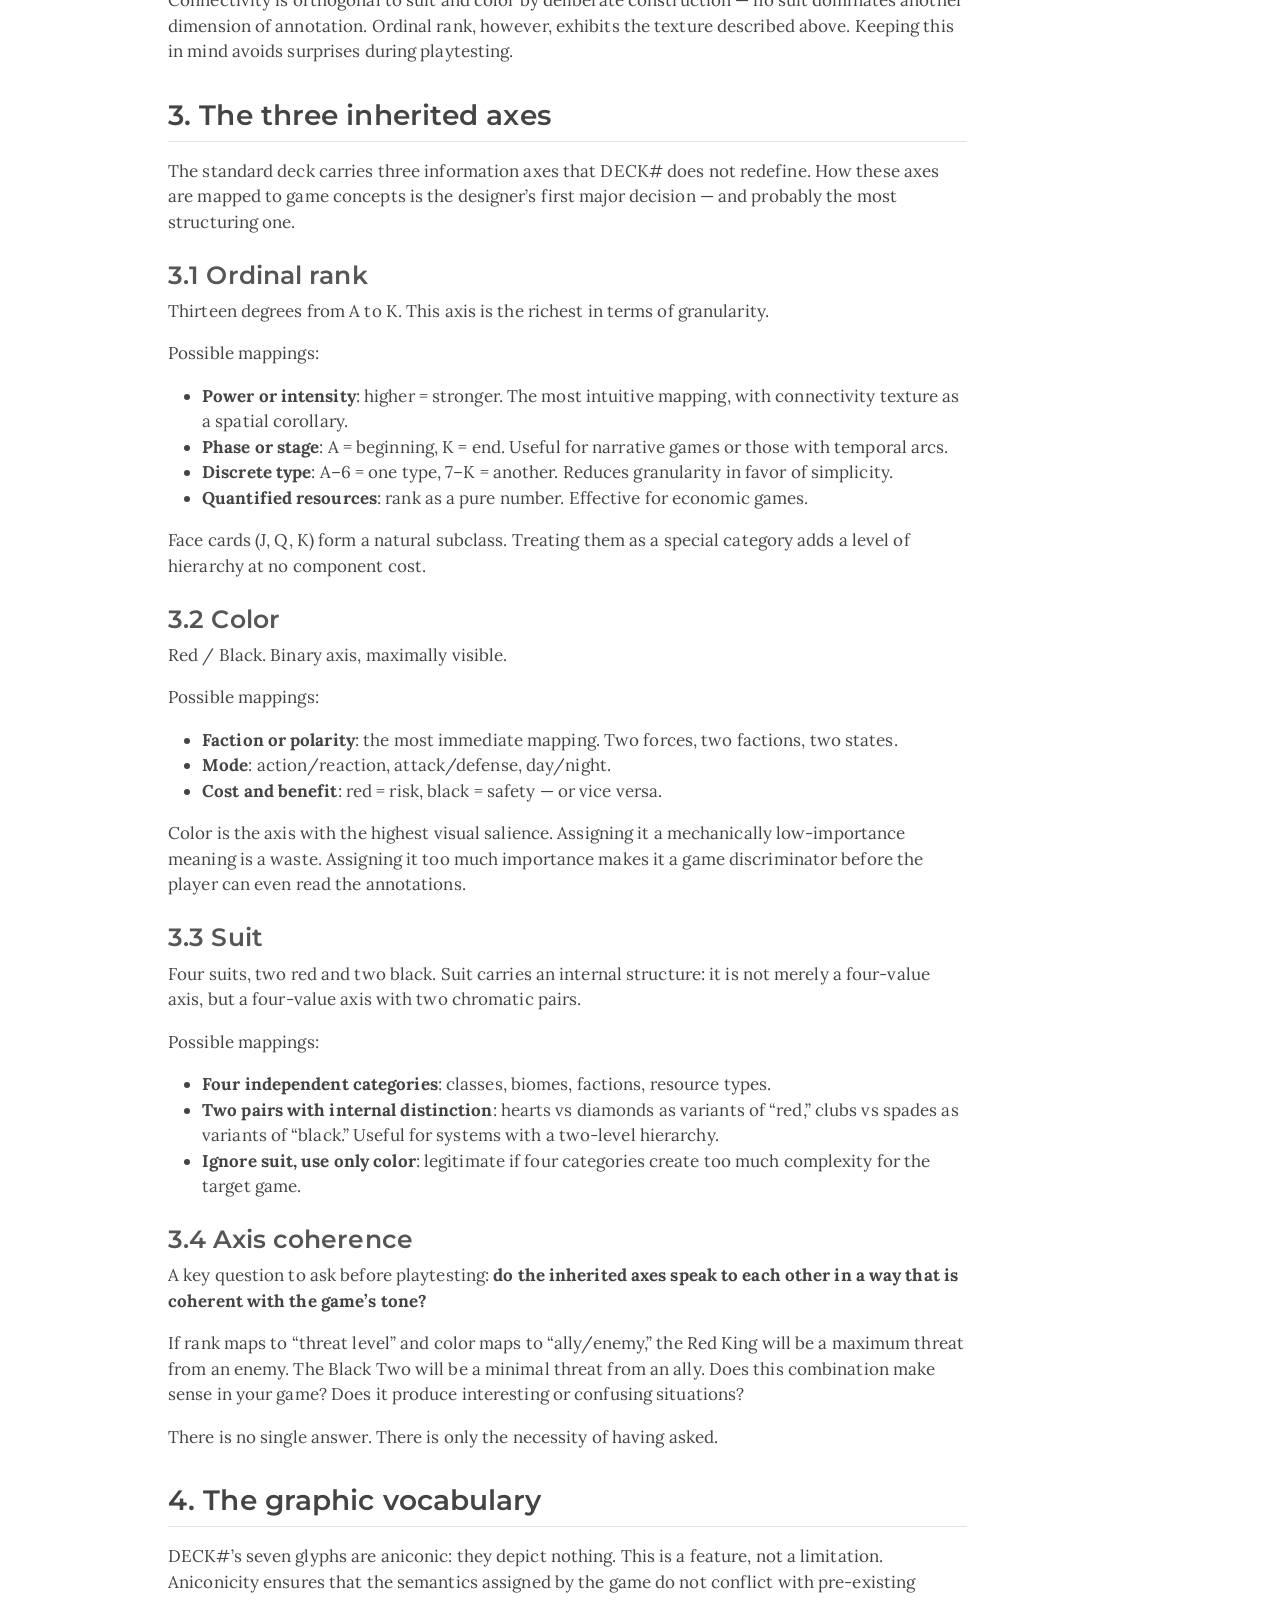
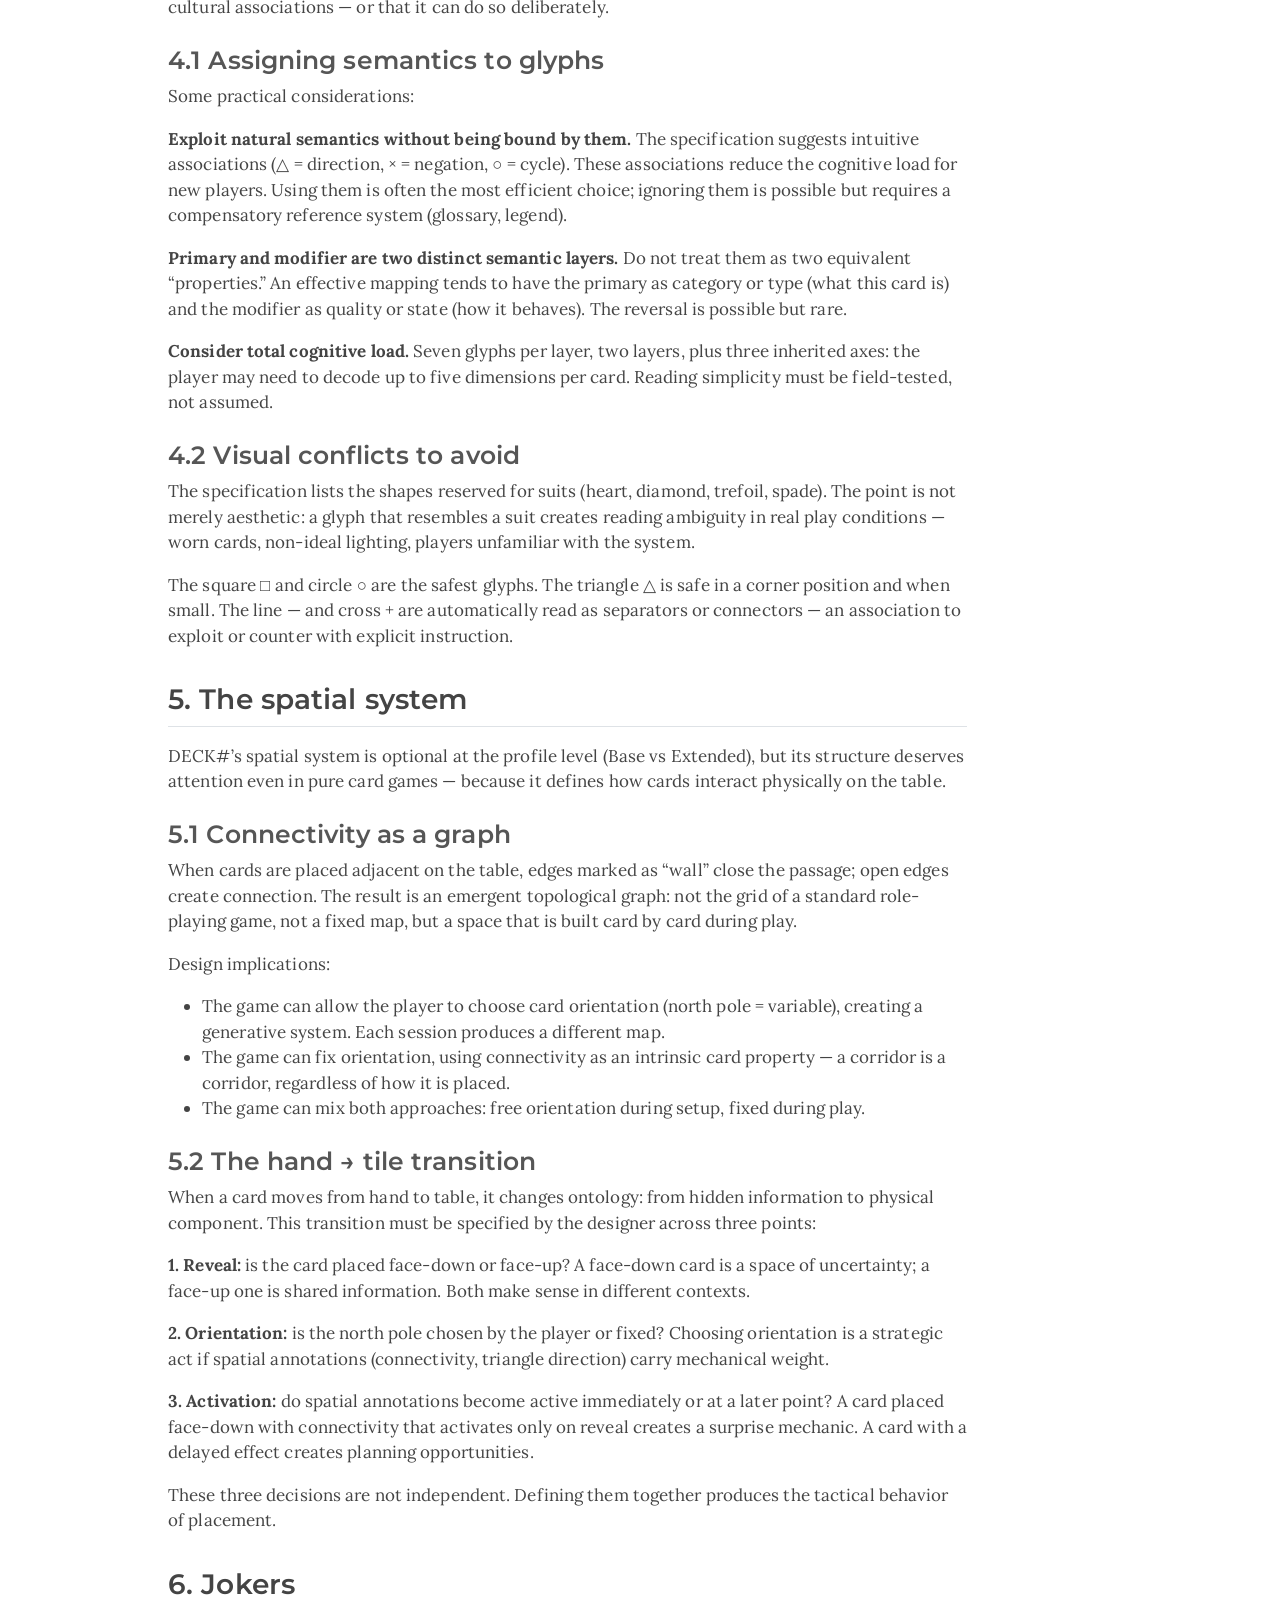
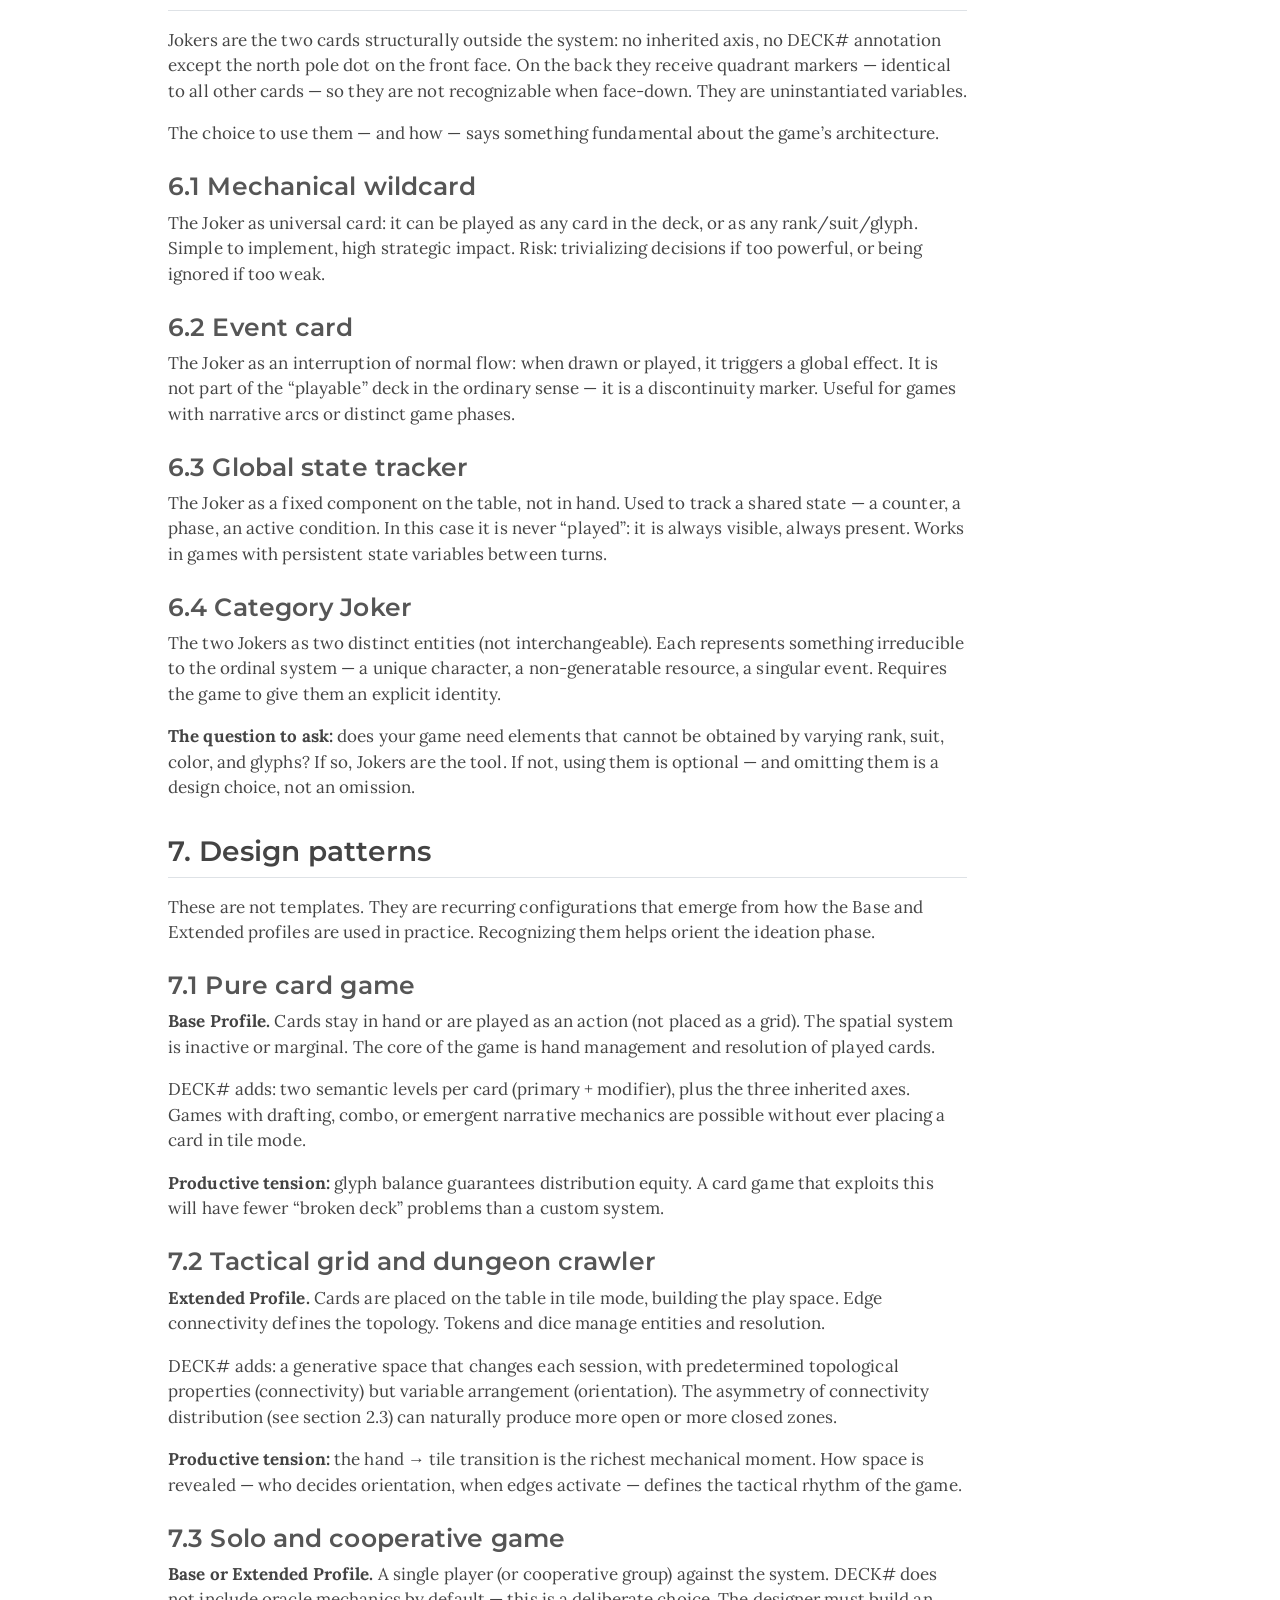
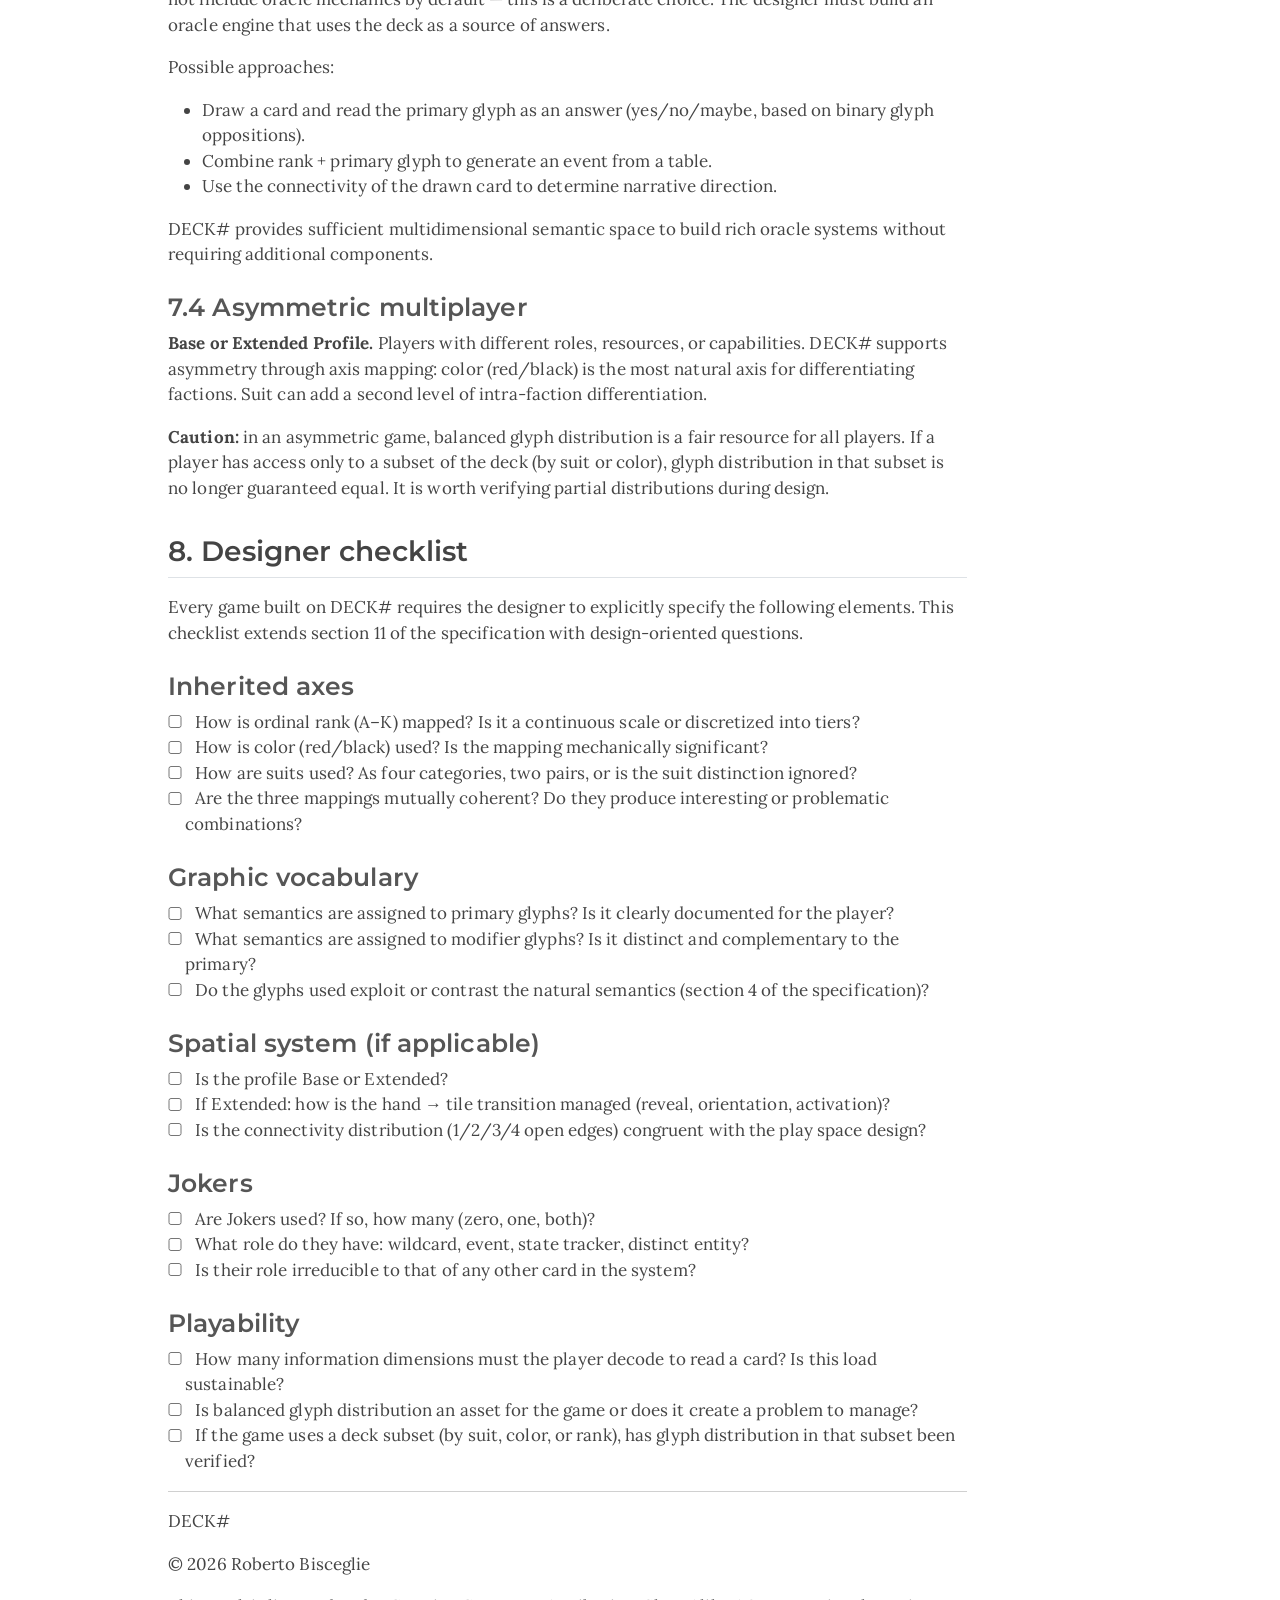
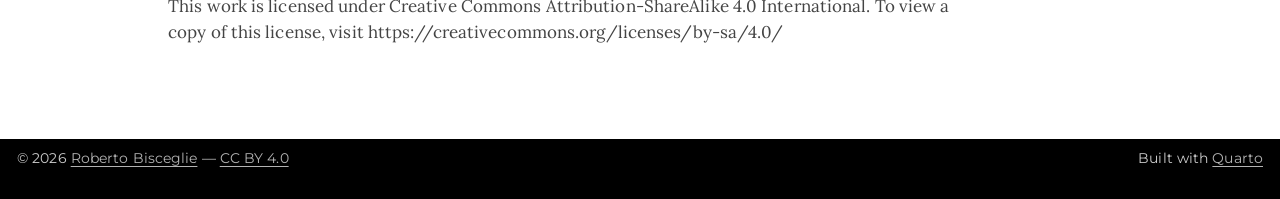
<file: docs/en/decksharp_design_guide.html>
<!DOCTYPE html>
<html xmlns="http://www.w3.org/1999/xhtml" lang="en" xml:lang="en"><head>

<meta charset="utf-8">
<meta name="generator" content="quarto-1.9.38">

<meta name="viewport" content="width=device-width, initial-scale=1.0, user-scalable=yes">

<meta name="author" content="Roberto Bisceglie">
<meta name="dcterms.date" content="2026-07-01">

<title>DECK# Game Design Guide – DECK#</title>
<style>
/* Default styles provided by pandoc.
** See https://pandoc.org/MANUAL.html#variables-for-html for config info.
*/
code{white-space: pre-wrap;}
span.smallcaps{font-variant: small-caps;}
div.columns{display: flex; gap: min(4vw, 1.5em);}
div.column{flex: auto; overflow-x: auto;}
div.hanging-indent{margin-left: 1.5em; text-indent: -1.5em;}
ul.task-list{list-style: none;}
ul.task-list li input[type="checkbox"] {
  width: 0.8em;
  margin: 0 0.8em 0.2em -1em; /* quarto-specific, see https://github.com/quarto-dev/quarto-cli/issues/4556 */ 
  vertical-align: middle;
}
</style>


<script src="../../site_libs/quarto-nav/quarto-nav.js"></script>
<script src="../../site_libs/quarto-nav/headroom.min.js"></script>
<script src="../../site_libs/clipboard/clipboard.min.js"></script>
<script src="../../site_libs/quarto-search/autocomplete.umd.js"></script>
<script src="../../site_libs/quarto-search/fuse.min.js"></script>
<script src="../../site_libs/quarto-search/quarto-search.js"></script>
<meta name="quarto:offset" content="../../">
<link href="../../docs/assets/logo.svg" rel="icon" type="image/svg+xml">
<script src="../../site_libs/quarto-html/quarto.js" type="module"></script>
<script src="../../site_libs/quarto-html/tabsets/tabsets.js" type="module"></script>
<script src="../../site_libs/quarto-html/popper.min.js"></script>
<script src="../../site_libs/quarto-html/tippy.umd.min.js"></script>
<script src="../../site_libs/quarto-html/anchor.min.js"></script>
<link href="../../site_libs/quarto-html/tippy.css" rel="stylesheet">
<link href="../../site_libs/quarto-html/quarto-syntax-highlighting-15634bcf2e68342d4ad2dfa704d543f6.css" rel="stylesheet" class="quarto-color-scheme" id="quarto-text-highlighting-styles">
<link href="../../site_libs/quarto-html/quarto-syntax-highlighting-dark-0a6b7249c26820e032cb0bd839ff02b1.css" rel="stylesheet" class="quarto-color-scheme quarto-color-alternate" id="quarto-text-highlighting-styles">
<link href="../../site_libs/quarto-html/quarto-syntax-highlighting-15634bcf2e68342d4ad2dfa704d543f6.css" rel="stylesheet" class="quarto-color-scheme-extra" id="quarto-text-highlighting-styles">
<script src="../../site_libs/bootstrap/bootstrap.min.js"></script>
<link href="../../site_libs/bootstrap/bootstrap-icons.css" rel="stylesheet">
<link href="../../site_libs/bootstrap/bootstrap-421f92b7efeafb8936a62dbbb3c9442a.min.css" rel="stylesheet" append-hash="true" class="quarto-color-scheme" id="quarto-bootstrap" data-mode="light">
<link href="../../site_libs/bootstrap/bootstrap-dark-1afb3e959ab81541f25277dd6a6313c8.min.css" rel="stylesheet" append-hash="true" class="quarto-color-scheme quarto-color-alternate" id="quarto-bootstrap" data-mode="dark">
<link href="../../site_libs/bootstrap/bootstrap-421f92b7efeafb8936a62dbbb3c9442a.min.css" rel="stylesheet" append-hash="true" class="quarto-color-scheme-extra" id="quarto-bootstrap" data-mode="light">
<script id="quarto-search-options" type="application/json">{
  "location": "navbar",
  "copy-button": false,
  "collapse-after": 3,
  "panel-placement": "end",
  "type": "overlay",
  "limit": 50,
  "keyboard-shortcut": [
    "f",
    "/",
    "s"
  ],
  "show-item-context": false,
  "language": {
    "search-no-results-text": "No results",
    "search-matching-documents-text": "matching documents",
    "search-copy-link-title": "Copy link to search",
    "search-hide-matches-text": "Hide additional matches",
    "search-more-match-text": "more match in this document",
    "search-more-matches-text": "more matches in this document",
    "search-clear-button-title": "Clear",
    "search-text-placeholder": "",
    "search-detached-cancel-button-title": "Cancel",
    "search-submit-button-title": "Submit",
    "search-label": "Search"
  }
}</script>
<link rel="preconnect" href="https://fonts.googleapis.com">
<link rel="preconnect" href="https://fonts.gstatic.com" crossorigin="">
<link href="https://fonts.googleapis.com/css2?family=Lora:ital,wght@0,400;0,600;1,400&amp;family=Montserrat:wght@400;600;700;900&amp;display=swap" rel="stylesheet">


</head>

<body class="nav-fixed quarto-light"><script id="quarto-html-before-body" type="application/javascript">
    const toggleBodyColorMode = (bsSheetEl) => {
      const mode = bsSheetEl.getAttribute("data-mode");
      const bodyEl = window.document.querySelector("body");
      if (mode === "dark") {
        bodyEl.classList.add("quarto-dark");
        bodyEl.classList.remove("quarto-light");
      } else {
        bodyEl.classList.add("quarto-light");
        bodyEl.classList.remove("quarto-dark");
      }
    }
    const toggleBodyColorPrimary = () => {
      const bsSheetEl = window.document.querySelector("link#quarto-bootstrap:not([rel=disabled-stylesheet])");
      if (bsSheetEl) {
        toggleBodyColorMode(bsSheetEl);
      }
    }
    const setColorSchemeToggle = (alternate) => {
      const toggles = window.document.querySelectorAll('.quarto-color-scheme-toggle');
      for (let i=0; i < toggles.length; i++) {
        const toggle = toggles[i];
        if (toggle) {
          if (alternate) {
            toggle.classList.add("alternate");
          } else {
            toggle.classList.remove("alternate");
          }
        }
      }
    };
    const toggleColorMode = (alternate) => {
      // Switch the stylesheets
      const primaryStylesheets = window.document.querySelectorAll('link.quarto-color-scheme:not(.quarto-color-alternate)');
      const alternateStylesheets = window.document.querySelectorAll('link.quarto-color-scheme.quarto-color-alternate');
      manageTransitions('#quarto-margin-sidebar .nav-link', false);
      if (alternate) {
        // note: dark is layered on light, we don't disable primary!
        enableStylesheet(alternateStylesheets);
        for (const sheetNode of alternateStylesheets) {
          if (sheetNode.id === "quarto-bootstrap") {
            toggleBodyColorMode(sheetNode);
          }
        }
      } else {
        disableStylesheet(alternateStylesheets);
        enableStylesheet(primaryStylesheets)
        toggleBodyColorPrimary();
      }
      manageTransitions('#quarto-margin-sidebar .nav-link', true);
      // Switch the toggles
      setColorSchemeToggle(alternate)
      // Hack to workaround the fact that safari doesn't
      // properly recolor the scrollbar when toggling (#1455)
      if (navigator.userAgent.indexOf('Safari') > 0 && navigator.userAgent.indexOf('Chrome') == -1) {
        manageTransitions("body", false);
        window.scrollTo(0, 1);
        setTimeout(() => {
          window.scrollTo(0, 0);
          manageTransitions("body", true);
        }, 40);
      }
    }
    const disableStylesheet = (stylesheets) => {
      for (let i=0; i < stylesheets.length; i++) {
        const stylesheet = stylesheets[i];
        stylesheet.rel = 'disabled-stylesheet';
      }
    }
    const enableStylesheet = (stylesheets) => {
      for (let i=0; i < stylesheets.length; i++) {
        const stylesheet = stylesheets[i];
        if(stylesheet.rel !== 'stylesheet') { // for Chrome, which will still FOUC without this check
          stylesheet.rel = 'stylesheet';
        }
      }
    }
    const manageTransitions = (selector, allowTransitions) => {
      const els = window.document.querySelectorAll(selector);
      for (let i=0; i < els.length; i++) {
        const el = els[i];
        if (allowTransitions) {
          el.classList.remove('notransition');
        } else {
          el.classList.add('notransition');
        }
      }
    }
    const isFileUrl = () => {
      return window.location.protocol === 'file:';
    }
    const hasAlternateSentinel = () => {
      let styleSentinel = getColorSchemeSentinel();
      if (styleSentinel !== null) {
        return styleSentinel === "alternate";
      } else {
        return false;
      }
    }
    const setStyleSentinel = (alternate) => {
      const value = alternate ? "alternate" : "default";
      if (!isFileUrl()) {
        window.localStorage.setItem("quarto-color-scheme", value);
      } else {
        localAlternateSentinel = value;
      }
    }
    const getColorSchemeSentinel = () => {
      if (!isFileUrl()) {
        const storageValue = window.localStorage.getItem("quarto-color-scheme");
        return storageValue != null ? storageValue : localAlternateSentinel;
      } else {
        return localAlternateSentinel;
      }
    }
    const toggleGiscusIfUsed = (isAlternate, darkModeDefault) => {
      const baseTheme = document.querySelector('#giscus-base-theme')?.value ?? 'light';
      const alternateTheme = document.querySelector('#giscus-alt-theme')?.value ?? 'dark';
      let newTheme = '';
      if(authorPrefersDark) {
        newTheme = isAlternate ? baseTheme : alternateTheme;
      } else {
        newTheme = isAlternate ? alternateTheme : baseTheme;
      }
      const changeGiscusTheme = () => {
        // From: https://github.com/giscus/giscus/issues/336
        const sendMessage = (message) => {
          const iframe = document.querySelector('iframe.giscus-frame');
          if (!iframe) return;
          iframe.contentWindow.postMessage({ giscus: message }, 'https://giscus.app');
        }
        sendMessage({
          setConfig: {
            theme: newTheme
          }
        });
      }
      const isGiscussLoaded = window.document.querySelector('iframe.giscus-frame') !== null;
      if (isGiscussLoaded) {
        changeGiscusTheme();
      }
    };
    const authorPrefersDark = false;
    const darkModeDefault = authorPrefersDark;
      document.querySelector('link#quarto-text-highlighting-styles.quarto-color-scheme-extra').rel = 'disabled-stylesheet';
      document.querySelector('link#quarto-bootstrap.quarto-color-scheme-extra').rel = 'disabled-stylesheet';
    let localAlternateSentinel = darkModeDefault ? 'alternate' : 'default';
    // Dark / light mode switch
    window.quartoToggleColorScheme = () => {
      // Read the current dark / light value
      let toAlternate = !hasAlternateSentinel();
      toggleColorMode(toAlternate);
      setStyleSentinel(toAlternate);
      toggleGiscusIfUsed(toAlternate, darkModeDefault);
      window.dispatchEvent(new Event('resize'));
    };
    // Switch to dark mode if need be
    if (hasAlternateSentinel()) {
      toggleColorMode(true);
    } else {
      toggleColorMode(false);
    }
  </script>

<div id="quarto-search-results"></div>
  <header id="quarto-header" class="headroom fixed-top">
    <nav class="navbar navbar-expand-lg " data-bs-theme="dark">
      <div class="navbar-container container-fluid">
      <div class="navbar-brand-container mx-auto">
    <a class="navbar-brand" href="../../index.html">
    <span class="navbar-title">DECK#</span>
    </a>
  </div>
            <div id="quarto-search" class="" title="Search"></div>
          <button class="navbar-toggler" type="button" data-bs-toggle="collapse" data-bs-target="#navbarCollapse" aria-controls="navbarCollapse" role="menu" aria-expanded="false" aria-label="Toggle navigation" onclick="if (window.quartoToggleHeadroom) { window.quartoToggleHeadroom(); }">
  <span class="navbar-toggler-icon"></span>
</button>
          <div class="collapse navbar-collapse" id="navbarCollapse">
            <ul class="navbar-nav navbar-nav-scroll me-auto">
  <li class="nav-item">
    <a class="nav-link" href="../../index.html"> 
<span class="menu-text">Home</span></a>
  </li>  
  <li class="nav-item dropdown ">
    <a class="nav-link dropdown-toggle" href="#" id="nav-menu-english" role="link" data-bs-toggle="dropdown" aria-expanded="false">
 <span class="menu-text">English</span>
    </a>
    <ul class="dropdown-menu" aria-labelledby="nav-menu-english">    
        <li>
    <a class="dropdown-item" href="../../docs/en/decksharp_specs.html">
 <span class="dropdown-text">Specification</span></a>
  </li>  
        <li>
    <a class="dropdown-item" href="../../docs/en/decksharp_annotation_guide.html">
 <span class="dropdown-text">Annotation Guide</span></a>
  </li>  
        <li>
    <a class="dropdown-item" href="../../docs/en/decksharp_design_guide.html">
 <span class="dropdown-text">Design Guide</span></a>
  </li>  
        <li>
    <a class="dropdown-item" href="../../docs/en/decksharp_notes.html">
 <span class="dropdown-text">Design Notes</span></a>
  </li>  
    </ul>
  </li>
  <li class="nav-item dropdown ">
    <a class="nav-link dropdown-toggle" href="#" id="nav-menu-italiano" role="link" data-bs-toggle="dropdown" aria-expanded="false">
 <span class="menu-text">Italiano</span>
    </a>
    <ul class="dropdown-menu" aria-labelledby="nav-menu-italiano">    
        <li>
    <a class="dropdown-item" href="../../docs/it/decksharp_specs.html">
 <span class="dropdown-text">Specifiche</span></a>
  </li>  
        <li>
    <a class="dropdown-item" href="../../docs/it/decksharp_guida_annotazione.html">
 <span class="dropdown-text">Guida all’Annotazione</span></a>
  </li>  
        <li>
    <a class="dropdown-item" href="../../docs/it/decksharp_guida_design.html">
 <span class="dropdown-text">Guida al Design</span></a>
  </li>  
        <li>
    <a class="dropdown-item" href="../../docs/it/decksharp_notes.html">
 <span class="dropdown-text">Note di Design</span></a>
  </li>  
    </ul>
  </li>
  <li class="nav-item">
    <a class="nav-link" href="../../docs/about.html"> 
<span class="menu-text">About</span></a>
  </li>  
</ul>
            <ul class="navbar-nav navbar-nav-scroll ms-auto">
  <li class="nav-item compact">
    <a class="nav-link" href="https://github.com/zeruhur/decksharp"> <i class="bi bi-github" role="img">
</i> 
<span class="menu-text"></span></a>
  </li>  
</ul>
          </div> <!-- /navcollapse -->
            <div class="quarto-navbar-tools">
  <a href="" class="quarto-color-scheme-toggle quarto-navigation-tool  px-1" onclick="window.quartoToggleColorScheme(); return false;" title="Toggle dark mode"><i class="bi"></i></a>
</div>
      </div> <!-- /container-fluid -->
    </nav>
</header>
<!-- content -->
<div id="quarto-content" class="quarto-container page-columns page-rows-contents page-layout-article page-navbar">
<!-- sidebar -->
<!-- margin-sidebar -->
    <div id="quarto-margin-sidebar" class="sidebar margin-sidebar">
        <nav id="TOC" role="doc-toc" class="toc-active">
    <h2 id="toc-title">On this page</h2>
   
  <ul>
  <li><a href="#nature-of-this-document" id="toc-nature-of-this-document" class="nav-link active" data-scroll-target="#nature-of-this-document">1. Nature of this document</a></li>
  <li><a href="#the-mathematics-of-the-deck" id="toc-the-mathematics-of-the-deck" class="nav-link" data-scroll-target="#the-mathematics-of-the-deck">2. The mathematics of the deck</a>
  <ul class="collapse">
  <li><a href="#glyph-balance" id="toc-glyph-balance" class="nav-link" data-scroll-target="#glyph-balance">2.1 Glyph balance</a></li>
  <li><a href="#connectivity-structure" id="toc-connectivity-structure" class="nav-link" data-scroll-target="#connectivity-structure">2.2 Connectivity structure</a></li>
  <li><a href="#the-texture-of-ordinal-rank" id="toc-the-texture-of-ordinal-rank" class="nav-link" data-scroll-target="#the-texture-of-ordinal-rank">2.3 The texture of ordinal rank</a></li>
  <li><a href="#what-is-not-guaranteed" id="toc-what-is-not-guaranteed" class="nav-link" data-scroll-target="#what-is-not-guaranteed">2.4 What is not guaranteed</a></li>
  </ul></li>
  <li><a href="#the-three-inherited-axes" id="toc-the-three-inherited-axes" class="nav-link" data-scroll-target="#the-three-inherited-axes">3. The three inherited axes</a>
  <ul class="collapse">
  <li><a href="#ordinal-rank" id="toc-ordinal-rank" class="nav-link" data-scroll-target="#ordinal-rank">3.1 Ordinal rank</a></li>
  <li><a href="#color" id="toc-color" class="nav-link" data-scroll-target="#color">3.2 Color</a></li>
  <li><a href="#suit" id="toc-suit" class="nav-link" data-scroll-target="#suit">3.3 Suit</a></li>
  <li><a href="#axis-coherence" id="toc-axis-coherence" class="nav-link" data-scroll-target="#axis-coherence">3.4 Axis coherence</a></li>
  </ul></li>
  <li><a href="#the-graphic-vocabulary" id="toc-the-graphic-vocabulary" class="nav-link" data-scroll-target="#the-graphic-vocabulary">4. The graphic vocabulary</a>
  <ul class="collapse">
  <li><a href="#assigning-semantics-to-glyphs" id="toc-assigning-semantics-to-glyphs" class="nav-link" data-scroll-target="#assigning-semantics-to-glyphs">4.1 Assigning semantics to glyphs</a></li>
  <li><a href="#visual-conflicts-to-avoid" id="toc-visual-conflicts-to-avoid" class="nav-link" data-scroll-target="#visual-conflicts-to-avoid">4.2 Visual conflicts to avoid</a></li>
  </ul></li>
  <li><a href="#the-spatial-system" id="toc-the-spatial-system" class="nav-link" data-scroll-target="#the-spatial-system">5. The spatial system</a>
  <ul class="collapse">
  <li><a href="#connectivity-as-a-graph" id="toc-connectivity-as-a-graph" class="nav-link" data-scroll-target="#connectivity-as-a-graph">5.1 Connectivity as a graph</a></li>
  <li><a href="#the-hand-tile-transition" id="toc-the-hand-tile-transition" class="nav-link" data-scroll-target="#the-hand-tile-transition">5.2 The hand → tile transition</a></li>
  </ul></li>
  <li><a href="#jokers" id="toc-jokers" class="nav-link" data-scroll-target="#jokers">6. Jokers</a>
  <ul class="collapse">
  <li><a href="#mechanical-wildcard" id="toc-mechanical-wildcard" class="nav-link" data-scroll-target="#mechanical-wildcard">6.1 Mechanical wildcard</a></li>
  <li><a href="#event-card" id="toc-event-card" class="nav-link" data-scroll-target="#event-card">6.2 Event card</a></li>
  <li><a href="#global-state-tracker" id="toc-global-state-tracker" class="nav-link" data-scroll-target="#global-state-tracker">6.3 Global state tracker</a></li>
  <li><a href="#category-joker" id="toc-category-joker" class="nav-link" data-scroll-target="#category-joker">6.4 Category Joker</a></li>
  </ul></li>
  <li><a href="#design-patterns" id="toc-design-patterns" class="nav-link" data-scroll-target="#design-patterns">7. Design patterns</a>
  <ul class="collapse">
  <li><a href="#pure-card-game" id="toc-pure-card-game" class="nav-link" data-scroll-target="#pure-card-game">7.1 Pure card game</a></li>
  <li><a href="#tactical-grid-and-dungeon-crawler" id="toc-tactical-grid-and-dungeon-crawler" class="nav-link" data-scroll-target="#tactical-grid-and-dungeon-crawler">7.2 Tactical grid and dungeon crawler</a></li>
  <li><a href="#solo-and-cooperative-game" id="toc-solo-and-cooperative-game" class="nav-link" data-scroll-target="#solo-and-cooperative-game">7.3 Solo and cooperative game</a></li>
  <li><a href="#asymmetric-multiplayer" id="toc-asymmetric-multiplayer" class="nav-link" data-scroll-target="#asymmetric-multiplayer">7.4 Asymmetric multiplayer</a></li>
  </ul></li>
  <li><a href="#designer-checklist" id="toc-designer-checklist" class="nav-link" data-scroll-target="#designer-checklist">8. Designer checklist</a>
  <ul class="collapse">
  <li><a href="#inherited-axes" id="toc-inherited-axes" class="nav-link" data-scroll-target="#inherited-axes">Inherited axes</a></li>
  <li><a href="#graphic-vocabulary" id="toc-graphic-vocabulary" class="nav-link" data-scroll-target="#graphic-vocabulary">Graphic vocabulary</a></li>
  <li><a href="#spatial-system-if-applicable" id="toc-spatial-system-if-applicable" class="nav-link" data-scroll-target="#spatial-system-if-applicable">Spatial system (if applicable)</a></li>
  <li><a href="#jokers-1" id="toc-jokers-1" class="nav-link" data-scroll-target="#jokers-1">Jokers</a></li>
  <li><a href="#playability" id="toc-playability" class="nav-link" data-scroll-target="#playability">Playability</a></li>
  </ul></li>
  </ul>
<div class="toc-actions"><ul><li><a href="https://github.com/zeruhur/decksharp/issues/new" class="toc-action"><i class="bi bi-github"></i>Report an issue</a></li></ul></div><div class="quarto-alternate-formats"><h2>Other Formats</h2><ul><li><a href="decksharp_design_guide.pdf"><i class="bi bi-file-pdf"></i>PDF</a></li><li><a href="decksharp_design_guide.odt"><i class="bi bi-file"></i>OpenOffice</a></li><li><a href="decksharp_design_guide.epub"><i class="bi bi-file"></i>ePub</a></li><li><a href="decksharp_design_guide-gfm.md"><i class="bi bi-file-code"></i>Github (GFM)</a></li></ul></div></nav>
    </div>
<!-- main -->
<main class="content" id="quarto-document-content">


<header id="title-block-header" class="quarto-title-block default">
<div class="quarto-title">
<h1 class="title">DECK# Game Design Guide</h1>
<p class="subtitle lead">Companion to DECK# specification v0.7.0</p>
</div>



<div class="quarto-title-meta">

    <div>
    <div class="quarto-title-meta-heading">Author</div>
    <div class="quarto-title-meta-contents">
             <p>Roberto Bisceglie </p>
          </div>
  </div>
    
    <div>
    <div class="quarto-title-meta-heading">Published</div>
    <div class="quarto-title-meta-contents">
      <p class="date">July 1, 2026</p>
    </div>
  </div>
  
    
  </div>
  


</header>


<p>version: 0.1.0 · status: draft</p>
<section id="nature-of-this-document" class="level2">
<h2 class="anchored" data-anchor-id="nature-of-this-document">1. Nature of this document</h2>
<p>This guide does not prescribe how to build a game on DECK#. It shows what the system offers — its mathematical properties, its productive tensions, its spaces of possibility — so the designer can recognize and deliberately exploit them.</p>
<p>DECK# is a substrate. The designer is the author. This document is an orientation tool, not a constraint.</p>
</section>
<section id="the-mathematics-of-the-deck" class="level2">
<h2 class="anchored" data-anchor-id="the-mathematics-of-the-deck">2. The mathematics of the deck</h2>
<p>Before assigning any meaning, it is worth understanding the structure you inherit. The annotated DECK# deck carries properties that are not obvious but have deep implications for design.</p>
<section id="glyph-balance" class="level3">
<h3 class="anchored" data-anchor-id="glyph-balance">2.1 Glyph balance</h3>
<p>The seven primary glyphs (—, •, +, ×, △, ○, □) each appear 7 or 8 times across the 52 standard cards. The same holds for modifiers.</p>
<p>Practical implication: <strong>whatever semantics you assign to a glyph, that semantics will be uniformly distributed throughout the deck</strong>. If the circle ○ means “event card,” there will be 7–8 events in the deck — neither too rare nor dominant. Balance is a system guarantee, not a designer responsibility.</p>
<p>This also holds for primary+modifier pairs: there are 32 distinct pairs across 52 cards. Variety is high; no combination dominates.</p>
</section>
<section id="connectivity-structure" class="level3">
<h3 class="anchored" data-anchor-id="connectivity-structure">2.2 Connectivity structure</h3>
<p>Open edges per card are distributed across three precise tiers:</p>
<div class="line-block">Open edges | Number of cards |</div>
<p>||| | 1 | 16 | | 2 | 16 | | 3 | 16 | | 4 (all) | 4 |</p>
<p>An almost musical symmetry: three tiers of 16, plus four cards with maximum connectivity. If you are building a game with spatial elements, this distribution is your topological palette: one third of the deck creates dead ends, one third corridors, one third intersections, and four cards are nodes.</p>
</section>
<section id="the-texture-of-ordinal-rank" class="level3">
<h3 class="anchored" data-anchor-id="the-texture-of-ordinal-rank">2.3 The texture of ordinal rank</h3>
<p>Connectivity is not distributed perfectly uniformly relative to card rank — and this is not a flaw; it is a texture that games can exploit.</p>
<div class="line-block">Rank range | Average open edges |</div>
<p>||| | A, J (low) | 1.25 – 1.50 | | 2, 5, 6 (low-mid) | 1.50 | | 3, 7, 10 (high-mid) | 2.25 – 2.50 | | 8, K (high) | 3.00 | | Q | 2.75 |</p>
<p>If you map ordinal rank to “rank” or “power,” high cards tend to be more spatially connected as well. This can be an interesting resonance — or a tension to deliberately break. Both are valid design choices, but they must be conscious choices.</p>
</section>
<section id="what-is-not-guaranteed" class="level3">
<h3 class="anchored" data-anchor-id="what-is-not-guaranteed">2.4 What is not guaranteed</h3>
<p>Connectivity is orthogonal to suit and color by deliberate construction — no suit dominates another dimension of annotation. Ordinal rank, however, exhibits the texture described above. Keeping this in mind avoids surprises during playtesting.</p>
</section>
</section>
<section id="the-three-inherited-axes" class="level2">
<h2 class="anchored" data-anchor-id="the-three-inherited-axes">3. The three inherited axes</h2>
<p>The standard deck carries three information axes that DECK# does not redefine. How these axes are mapped to game concepts is the designer’s first major decision — and probably the most structuring one.</p>
<section id="ordinal-rank" class="level3">
<h3 class="anchored" data-anchor-id="ordinal-rank">3.1 Ordinal rank</h3>
<p>Thirteen degrees from A to K. This axis is the richest in terms of granularity.</p>
<p>Possible mappings:</p>
<ul>
<li><strong>Power or intensity</strong>: higher = stronger. The most intuitive mapping, with connectivity texture as a spatial corollary.</li>
<li><strong>Phase or stage</strong>: A = beginning, K = end. Useful for narrative games or those with temporal arcs.</li>
<li><strong>Discrete type</strong>: A–6 = one type, 7–K = another. Reduces granularity in favor of simplicity.</li>
<li><strong>Quantified resources</strong>: rank as a pure number. Effective for economic games.</li>
</ul>
<p>Face cards (J, Q, K) form a natural subclass. Treating them as a special category adds a level of hierarchy at no component cost.</p>
</section>
<section id="color" class="level3">
<h3 class="anchored" data-anchor-id="color">3.2 Color</h3>
<p>Red / Black. Binary axis, maximally visible.</p>
<p>Possible mappings:</p>
<ul>
<li><strong>Faction or polarity</strong>: the most immediate mapping. Two forces, two factions, two states.</li>
<li><strong>Mode</strong>: action/reaction, attack/defense, day/night.</li>
<li><strong>Cost and benefit</strong>: red = risk, black = safety — or vice versa.</li>
</ul>
<p>Color is the axis with the highest visual salience. Assigning it a mechanically low-importance meaning is a waste. Assigning it too much importance makes it a game discriminator before the player can even read the annotations.</p>
</section>
<section id="suit" class="level3">
<h3 class="anchored" data-anchor-id="suit">3.3 Suit</h3>
<p>Four suits, two red and two black. Suit carries an internal structure: it is not merely a four-value axis, but a four-value axis with two chromatic pairs.</p>
<p>Possible mappings:</p>
<ul>
<li><strong>Four independent categories</strong>: classes, biomes, factions, resource types.</li>
<li><strong>Two pairs with internal distinction</strong>: hearts vs diamonds as variants of “red,” clubs vs spades as variants of “black.” Useful for systems with a two-level hierarchy.</li>
<li><strong>Ignore suit, use only color</strong>: legitimate if four categories create too much complexity for the target game.</li>
</ul>
</section>
<section id="axis-coherence" class="level3">
<h3 class="anchored" data-anchor-id="axis-coherence">3.4 Axis coherence</h3>
<p>A key question to ask before playtesting: <strong>do the inherited axes speak to each other in a way that is coherent with the game’s tone?</strong></p>
<p>If rank maps to “threat level” and color maps to “ally/enemy,” the Red King will be a maximum threat from an enemy. The Black Two will be a minimal threat from an ally. Does this combination make sense in your game? Does it produce interesting or confusing situations?</p>
<p>There is no single answer. There is only the necessity of having asked.</p>
</section>
</section>
<section id="the-graphic-vocabulary" class="level2">
<h2 class="anchored" data-anchor-id="the-graphic-vocabulary">4. The graphic vocabulary</h2>
<p>DECK#’s seven glyphs are aniconic: they depict nothing. This is a feature, not a limitation. Aniconicity ensures that the semantics assigned by the game do not conflict with pre-existing cultural associations — or that it can do so deliberately.</p>
<section id="assigning-semantics-to-glyphs" class="level3">
<h3 class="anchored" data-anchor-id="assigning-semantics-to-glyphs">4.1 Assigning semantics to glyphs</h3>
<p>Some practical considerations:</p>
<p><strong>Exploit natural semantics without being bound by them.</strong> The specification suggests intuitive associations (△ = direction, × = negation, ○ = cycle). These associations reduce the cognitive load for new players. Using them is often the most efficient choice; ignoring them is possible but requires a compensatory reference system (glossary, legend).</p>
<p><strong>Primary and modifier are two distinct semantic layers.</strong> Do not treat them as two equivalent “properties.” An effective mapping tends to have the primary as category or type (what this card is) and the modifier as quality or state (how it behaves). The reversal is possible but rare.</p>
<p><strong>Consider total cognitive load.</strong> Seven glyphs per layer, two layers, plus three inherited axes: the player may need to decode up to five dimensions per card. Reading simplicity must be field-tested, not assumed.</p>
</section>
<section id="visual-conflicts-to-avoid" class="level3">
<h3 class="anchored" data-anchor-id="visual-conflicts-to-avoid">4.2 Visual conflicts to avoid</h3>
<p>The specification lists the shapes reserved for suits (heart, diamond, trefoil, spade). The point is not merely aesthetic: a glyph that resembles a suit creates reading ambiguity in real play conditions — worn cards, non-ideal lighting, players unfamiliar with the system.</p>
<p>The square □ and circle ○ are the safest glyphs. The triangle △ is safe in a corner position and when small. The line — and cross + are automatically read as separators or connectors — an association to exploit or counter with explicit instruction.</p>
</section>
</section>
<section id="the-spatial-system" class="level2">
<h2 class="anchored" data-anchor-id="the-spatial-system">5. The spatial system</h2>
<p>DECK#’s spatial system is optional at the profile level (Base vs Extended), but its structure deserves attention even in pure card games — because it defines how cards interact physically on the table.</p>
<section id="connectivity-as-a-graph" class="level3">
<h3 class="anchored" data-anchor-id="connectivity-as-a-graph">5.1 Connectivity as a graph</h3>
<p>When cards are placed adjacent on the table, edges marked as “wall” close the passage; open edges create connection. The result is an emergent topological graph: not the grid of a standard role-playing game, not a fixed map, but a space that is built card by card during play.</p>
<p>Design implications:</p>
<ul>
<li>The game can allow the player to choose card orientation (north pole = variable), creating a generative system. Each session produces a different map.</li>
<li>The game can fix orientation, using connectivity as an intrinsic card property — a corridor is a corridor, regardless of how it is placed.</li>
<li>The game can mix both approaches: free orientation during setup, fixed during play.</li>
</ul>
</section>
<section id="the-hand-tile-transition" class="level3">
<h3 class="anchored" data-anchor-id="the-hand-tile-transition">5.2 The hand → tile transition</h3>
<p>When a card moves from hand to table, it changes ontology: from hidden information to physical component. This transition must be specified by the designer across three points:</p>
<p><strong>1. Reveal:</strong> is the card placed face-down or face-up? A face-down card is a space of uncertainty; a face-up one is shared information. Both make sense in different contexts.</p>
<p><strong>2. Orientation:</strong> is the north pole chosen by the player or fixed? Choosing orientation is a strategic act if spatial annotations (connectivity, triangle direction) carry mechanical weight.</p>
<p><strong>3. Activation:</strong> do spatial annotations become active immediately or at a later point? A card placed face-down with connectivity that activates only on reveal creates a surprise mechanic. A card with a delayed effect creates planning opportunities.</p>
<p>These three decisions are not independent. Defining them together produces the tactical behavior of placement.</p>
</section>
</section>
<section id="jokers" class="level2">
<h2 class="anchored" data-anchor-id="jokers">6. Jokers</h2>
<p>Jokers are the two cards structurally outside the system: no inherited axis, no DECK# annotation except the north pole dot on the front face. On the back they receive quadrant markers — identical to all other cards — so they are not recognizable when face-down. They are uninstantiated variables.</p>
<p>The choice to use them — and how — says something fundamental about the game’s architecture.</p>
<section id="mechanical-wildcard" class="level3">
<h3 class="anchored" data-anchor-id="mechanical-wildcard">6.1 Mechanical wildcard</h3>
<p>The Joker as universal card: it can be played as any card in the deck, or as any rank/suit/glyph. Simple to implement, high strategic impact. Risk: trivializing decisions if too powerful, or being ignored if too weak.</p>
</section>
<section id="event-card" class="level3">
<h3 class="anchored" data-anchor-id="event-card">6.2 Event card</h3>
<p>The Joker as an interruption of normal flow: when drawn or played, it triggers a global effect. It is not part of the “playable” deck in the ordinary sense — it is a discontinuity marker. Useful for games with narrative arcs or distinct game phases.</p>
</section>
<section id="global-state-tracker" class="level3">
<h3 class="anchored" data-anchor-id="global-state-tracker">6.3 Global state tracker</h3>
<p>The Joker as a fixed component on the table, not in hand. Used to track a shared state — a counter, a phase, an active condition. In this case it is never “played”: it is always visible, always present. Works in games with persistent state variables between turns.</p>
</section>
<section id="category-joker" class="level3">
<h3 class="anchored" data-anchor-id="category-joker">6.4 Category Joker</h3>
<p>The two Jokers as two distinct entities (not interchangeable). Each represents something irreducible to the ordinal system — a unique character, a non-generatable resource, a singular event. Requires the game to give them an explicit identity.</p>
<p><strong>The question to ask:</strong> does your game need elements that cannot be obtained by varying rank, suit, color, and glyphs? If so, Jokers are the tool. If not, using them is optional — and omitting them is a design choice, not an omission.</p>
</section>
</section>
<section id="design-patterns" class="level2">
<h2 class="anchored" data-anchor-id="design-patterns">7. Design patterns</h2>
<p>These are not templates. They are recurring configurations that emerge from how the Base and Extended profiles are used in practice. Recognizing them helps orient the ideation phase.</p>
<section id="pure-card-game" class="level3">
<h3 class="anchored" data-anchor-id="pure-card-game">7.1 Pure card game</h3>
<p><strong>Base Profile.</strong> Cards stay in hand or are played as an action (not placed as a grid). The spatial system is inactive or marginal. The core of the game is hand management and resolution of played cards.</p>
<p>DECK# adds: two semantic levels per card (primary + modifier), plus the three inherited axes. Games with drafting, combo, or emergent narrative mechanics are possible without ever placing a card in tile mode.</p>
<p><strong>Productive tension:</strong> glyph balance guarantees distribution equity. A card game that exploits this will have fewer “broken deck” problems than a custom system.</p>
</section>
<section id="tactical-grid-and-dungeon-crawler" class="level3">
<h3 class="anchored" data-anchor-id="tactical-grid-and-dungeon-crawler">7.2 Tactical grid and dungeon crawler</h3>
<p><strong>Extended Profile.</strong> Cards are placed on the table in tile mode, building the play space. Edge connectivity defines the topology. Tokens and dice manage entities and resolution.</p>
<p>DECK# adds: a generative space that changes each session, with predetermined topological properties (connectivity) but variable arrangement (orientation). The asymmetry of connectivity distribution (see section 2.3) can naturally produce more open or more closed zones.</p>
<p><strong>Productive tension:</strong> the hand → tile transition is the richest mechanical moment. How space is revealed — who decides orientation, when edges activate — defines the tactical rhythm of the game.</p>
</section>
<section id="solo-and-cooperative-game" class="level3">
<h3 class="anchored" data-anchor-id="solo-and-cooperative-game">7.3 Solo and cooperative game</h3>
<p><strong>Base or Extended Profile.</strong> A single player (or cooperative group) against the system. DECK# does not include oracle mechanics by default — this is a deliberate choice. The designer must build an oracle engine that uses the deck as a source of answers.</p>
<p>Possible approaches:</p>
<ul>
<li>Draw a card and read the primary glyph as an answer (yes/no/maybe, based on binary glyph oppositions).</li>
<li>Combine rank + primary glyph to generate an event from a table.</li>
<li>Use the connectivity of the drawn card to determine narrative direction.</li>
</ul>
<p>DECK# provides sufficient multidimensional semantic space to build rich oracle systems without requiring additional components.</p>
</section>
<section id="asymmetric-multiplayer" class="level3">
<h3 class="anchored" data-anchor-id="asymmetric-multiplayer">7.4 Asymmetric multiplayer</h3>
<p><strong>Base or Extended Profile.</strong> Players with different roles, resources, or capabilities. DECK# supports asymmetry through axis mapping: color (red/black) is the most natural axis for differentiating factions. Suit can add a second level of intra-faction differentiation.</p>
<p><strong>Caution:</strong> in an asymmetric game, balanced glyph distribution is a fair resource for all players. If a player has access only to a subset of the deck (by suit or color), glyph distribution in that subset is no longer guaranteed equal. It is worth verifying partial distributions during design.</p>
</section>
</section>
<section id="designer-checklist" class="level2">
<h2 class="anchored" data-anchor-id="designer-checklist">8. Designer checklist</h2>
<p>Every game built on DECK# requires the designer to explicitly specify the following elements. This checklist extends section 11 of the specification with design-oriented questions.</p>
<section id="inherited-axes" class="level3">
<h3 class="anchored" data-anchor-id="inherited-axes">Inherited axes</h3>
<ul class="task-list">
<li><label><input type="checkbox">How is ordinal rank (A–K) mapped? Is it a continuous scale or discretized into tiers?</label></li>
<li><label><input type="checkbox">How is color (red/black) used? Is the mapping mechanically significant?</label></li>
<li><label><input type="checkbox">How are suits used? As four categories, two pairs, or is the suit distinction ignored?</label></li>
<li><label><input type="checkbox">Are the three mappings mutually coherent? Do they produce interesting or problematic combinations?</label></li>
</ul>
</section>
<section id="graphic-vocabulary" class="level3">
<h3 class="anchored" data-anchor-id="graphic-vocabulary">Graphic vocabulary</h3>
<ul class="task-list">
<li><label><input type="checkbox">What semantics are assigned to primary glyphs? Is it clearly documented for the player?</label></li>
<li><label><input type="checkbox">What semantics are assigned to modifier glyphs? Is it distinct and complementary to the primary?</label></li>
<li><label><input type="checkbox">Do the glyphs used exploit or contrast the natural semantics (section 4 of the specification)?</label></li>
</ul>
</section>
<section id="spatial-system-if-applicable" class="level3">
<h3 class="anchored" data-anchor-id="spatial-system-if-applicable">Spatial system (if applicable)</h3>
<ul class="task-list">
<li><label><input type="checkbox">Is the profile Base or Extended?</label></li>
<li><label><input type="checkbox">If Extended: how is the hand → tile transition managed (reveal, orientation, activation)?</label></li>
<li><label><input type="checkbox">Is the connectivity distribution (1/2/3/4 open edges) congruent with the play space design?</label></li>
</ul>
</section>
<section id="jokers-1" class="level3">
<h3 class="anchored" data-anchor-id="jokers-1">Jokers</h3>
<ul class="task-list">
<li><label><input type="checkbox">Are Jokers used? If so, how many (zero, one, both)?</label></li>
<li><label><input type="checkbox">What role do they have: wildcard, event, state tracker, distinct entity?</label></li>
<li><label><input type="checkbox">Is their role irreducible to that of any other card in the system?</label></li>
</ul>
</section>
<section id="playability" class="level3">
<h3 class="anchored" data-anchor-id="playability">Playability</h3>
<ul class="task-list">
<li><label><input type="checkbox">How many information dimensions must the player decode to read a card? Is this load sustainable?</label></li>
<li><label><input type="checkbox">Is balanced glyph distribution an asset for the game or does it create a problem to manage?</label></li>
<li><label><input type="checkbox">If the game uses a deck subset (by suit, color, or rank), has glyph distribution in that subset been verified?</label></li>
</ul>
<hr>
<p>DECK#</p>
<p>© 2026 Roberto Bisceglie</p>
<p>This work is licensed under Creative Commons Attribution-ShareAlike 4.0 International. To view a copy of this license, visit https://creativecommons.org/licenses/by-sa/4.0/</p>


</section>
</section>

</main> <!-- /main -->
<script>
document.addEventListener("DOMContentLoaded", function () {
  var sidebar = document.getElementById("quarto-margin-sidebar");
  var formats = document.querySelector(".quarto-alternate-formats");
  if (sidebar && formats) {
    sidebar.insertBefore(formats, sidebar.firstChild);
  }

  // Rename "Typst" label to "PDF"
  document.querySelectorAll(".quarto-alternate-formats a").forEach(function (a) {
    a.childNodes.forEach(function (node) {
      if (node.nodeType === Node.TEXT_NODE && node.textContent.trim() === "Typst") {
        node.textContent = "PDF";
      }
    });
  });
});
</script>
<script id="quarto-html-after-body" type="application/javascript">
  window.document.addEventListener("DOMContentLoaded", function (event) {
    // Ensure there is a toggle, if there isn't float one in the top right
    if (window.document.querySelector('.quarto-color-scheme-toggle') === null) {
      const a = window.document.createElement('a');
      a.classList.add('top-right');
      a.classList.add('quarto-color-scheme-toggle');
      a.href = "";
      a.onclick = function() { try { window.quartoToggleColorScheme(); } catch {} return false; };
      const i = window.document.createElement("i");
      i.classList.add('bi');
      a.appendChild(i);
      window.document.body.appendChild(a);
    }
    setColorSchemeToggle(hasAlternateSentinel())
    const icon = "";
    const anchorJS = new window.AnchorJS();
    anchorJS.options = {
      placement: 'right',
      icon: icon
    };
    anchorJS.add('.anchored');
    const isCodeAnnotation = (el) => {
      for (const clz of el.classList) {
        if (clz.startsWith('code-annotation-')) {                     
          return true;
        }
      }
      return false;
    }
    const onCopySuccess = function(e) {
      // button target
      const button = e.trigger;
      // don't keep focus
      button.blur();
      // flash "checked"
      button.classList.add('code-copy-button-checked');
      var currentTitle = button.getAttribute("title");
      button.setAttribute("title", "Copied!");
      let tooltip;
      if (window.bootstrap) {
        button.setAttribute("data-bs-toggle", "tooltip");
        button.setAttribute("data-bs-placement", "left");
        button.setAttribute("data-bs-title", "Copied!");
        tooltip = new bootstrap.Tooltip(button, 
          { trigger: "manual", 
            customClass: "code-copy-button-tooltip",
            offset: [0, -8]});
        tooltip.show();    
      }
      setTimeout(function() {
        if (tooltip) {
          tooltip.hide();
          button.removeAttribute("data-bs-title");
          button.removeAttribute("data-bs-toggle");
          button.removeAttribute("data-bs-placement");
        }
        button.setAttribute("title", currentTitle);
        button.classList.remove('code-copy-button-checked');
      }, 1000);
      // clear code selection
      e.clearSelection();
    }
    const getTextToCopy = function(trigger) {
      const outerScaffold = trigger.parentElement.cloneNode(true);
      const codeEl = outerScaffold.querySelector('code');
      for (const childEl of codeEl.children) {
        if (isCodeAnnotation(childEl)) {
          childEl.remove();
        }
      }
      return codeEl.innerText;
    }
    const clipboard = new window.ClipboardJS('.code-copy-button:not([data-in-quarto-modal])', {
      text: getTextToCopy
    });
    clipboard.on('success', onCopySuccess);
    if (window.document.getElementById('quarto-embedded-source-code-modal')) {
      const clipboardModal = new window.ClipboardJS('.code-copy-button[data-in-quarto-modal]', {
        text: getTextToCopy,
        container: window.document.getElementById('quarto-embedded-source-code-modal')
      });
      clipboardModal.on('success', onCopySuccess);
    }
      var localhostRegex = new RegExp(/^(?:http|https):\/\/localhost\:?[0-9]*\//);
      var mailtoRegex = new RegExp(/^mailto:/);
        var filterRegex = new RegExp("https:\/\/zeruhur\.github\.io\/decksharp\/");
      var isInternal = (href) => {
          return filterRegex.test(href) || localhostRegex.test(href) || mailtoRegex.test(href);
      }
      // Inspect non-navigation links and adorn them if external
     var links = window.document.querySelectorAll('a[href]:not(.nav-link):not(.navbar-brand):not(.toc-action):not(.sidebar-link):not(.sidebar-item-toggle):not(.pagination-link):not(.no-external):not([aria-hidden]):not(.dropdown-item):not(.quarto-navigation-tool):not(.about-link)');
      for (var i=0; i<links.length; i++) {
        const link = links[i];
        if (!isInternal(link.href)) {
          // undo the damage that might have been done by quarto-nav.js in the case of
          // links that we want to consider external
          if (link.dataset.originalHref !== undefined) {
            link.href = link.dataset.originalHref;
          }
        }
      }
    function tippyHover(el, contentFn, onTriggerFn, onUntriggerFn) {
      const config = {
        allowHTML: true,
        maxWidth: 500,
        delay: 100,
        arrow: false,
        appendTo: function(el) {
            return el.parentElement;
        },
        interactive: true,
        interactiveBorder: 10,
        theme: 'quarto',
        placement: 'bottom-start',
      };
      if (contentFn) {
        config.content = contentFn;
      }
      if (onTriggerFn) {
        config.onTrigger = onTriggerFn;
      }
      if (onUntriggerFn) {
        config.onUntrigger = onUntriggerFn;
      }
      window.tippy(el, config); 
    }
    const noterefs = window.document.querySelectorAll('a[role="doc-noteref"]');
    for (var i=0; i<noterefs.length; i++) {
      const ref = noterefs[i];
      tippyHover(ref, function() {
        // use id or data attribute instead here
        let href = ref.getAttribute('data-footnote-href') || ref.getAttribute('href');
        try { href = new URL(href).hash; } catch {}
        const id = href.replace(/^#\/?/, "");
        const note = window.document.getElementById(id);
        if (note) {
          return note.innerHTML;
        } else {
          return "";
        }
      });
    }
    const xrefs = window.document.querySelectorAll('a.quarto-xref');
    const processXRef = (id, note) => {
      // Strip column container classes
      const stripColumnClz = (el) => {
        el.classList.remove("page-full", "page-columns");
        if (el.children) {
          for (const child of el.children) {
            stripColumnClz(child);
          }
        }
      }
      stripColumnClz(note)
      if (id === null || id.startsWith('sec-')) {
        // Special case sections, only their first couple elements
        const container = document.createElement("div");
        if (note.children && note.children.length > 2) {
          container.appendChild(note.children[0].cloneNode(true));
          for (let i = 1; i < note.children.length; i++) {
            const child = note.children[i];
            if (child.tagName === "P" && child.innerText === "") {
              continue;
            } else {
              container.appendChild(child.cloneNode(true));
              break;
            }
          }
          if (window.Quarto?.typesetMath) {
            window.Quarto.typesetMath(container);
          }
          return container.innerHTML
        } else {
          if (window.Quarto?.typesetMath) {
            window.Quarto.typesetMath(note);
          }
          return note.innerHTML;
        }
      } else {
        // Remove any anchor links if they are present
        const anchorLink = note.querySelector('a.anchorjs-link');
        if (anchorLink) {
          anchorLink.remove();
        }
        if (window.Quarto?.typesetMath) {
          window.Quarto.typesetMath(note);
        }
        if (note.classList.contains("callout")) {
          return note.outerHTML;
        } else {
          return note.innerHTML;
        }
      }
    }
    for (var i=0; i<xrefs.length; i++) {
      const xref = xrefs[i];
      tippyHover(xref, undefined, function(instance) {
        instance.disable();
        let url = xref.getAttribute('href');
        let hash = undefined; 
        if (url.startsWith('#')) {
          hash = url;
        } else {
          try { hash = new URL(url).hash; } catch {}
        }
        if (hash) {
          const id = hash.replace(/^#\/?/, "");
          const note = window.document.getElementById(id);
          if (note !== null) {
            try {
              const html = processXRef(id, note.cloneNode(true));
              instance.setContent(html);
            } finally {
              instance.enable();
              instance.show();
            }
          } else {
            // See if we can fetch this
            fetch(url.split('#')[0])
            .then(res => res.text())
            .then(html => {
              const parser = new DOMParser();
              const htmlDoc = parser.parseFromString(html, "text/html");
              const note = htmlDoc.getElementById(id);
              if (note !== null) {
                const html = processXRef(id, note);
                instance.setContent(html);
              } 
            }).finally(() => {
              instance.enable();
              instance.show();
            });
          }
        } else {
          // See if we can fetch a full url (with no hash to target)
          // This is a special case and we should probably do some content thinning / targeting
          fetch(url)
          .then(res => res.text())
          .then(html => {
            const parser = new DOMParser();
            const htmlDoc = parser.parseFromString(html, "text/html");
            const note = htmlDoc.querySelector('main.content');
            if (note !== null) {
              // This should only happen for chapter cross references
              // (since there is no id in the URL)
              // remove the first header
              if (note.children.length > 0 && note.children[0].tagName === "HEADER") {
                note.children[0].remove();
              }
              const html = processXRef(null, note);
              instance.setContent(html);
            } 
          }).finally(() => {
            instance.enable();
            instance.show();
          });
        }
      }, function(instance) {
      });
    }
        let selectedAnnoteEl;
        const selectorForAnnotation = ( cell, annotation) => {
          let cellAttr = 'data-code-cell="' + cell + '"';
          let lineAttr = 'data-code-annotation="' +  annotation + '"';
          const selector = 'span[' + cellAttr + '][' + lineAttr + ']';
          return selector;
        }
        const selectCodeLines = (annoteEl) => {
          const doc = window.document;
          const targetCell = annoteEl.getAttribute("data-target-cell");
          const targetAnnotation = annoteEl.getAttribute("data-target-annotation");
          const annoteSpan = window.document.querySelector(selectorForAnnotation(targetCell, targetAnnotation));
          const lines = annoteSpan.getAttribute("data-code-lines").split(",");
          const lineIds = lines.map((line) => {
            return targetCell + "-" + line;
          })
          let top = null;
          let height = null;
          let parent = null;
          if (lineIds.length > 0) {
              //compute the position of the single el (top and bottom and make a div)
              const el = window.document.getElementById(lineIds[0]);
              top = el.offsetTop;
              height = el.offsetHeight;
              parent = el.parentElement.parentElement;
            if (lineIds.length > 1) {
              const lastEl = window.document.getElementById(lineIds[lineIds.length - 1]);
              const bottom = lastEl.offsetTop + lastEl.offsetHeight;
              height = bottom - top;
            }
            if (top !== null && height !== null && parent !== null) {
              // cook up a div (if necessary) and position it 
              let div = window.document.getElementById("code-annotation-line-highlight");
              if (div === null) {
                div = window.document.createElement("div");
                div.setAttribute("id", "code-annotation-line-highlight");
                div.style.position = 'absolute';
                parent.appendChild(div);
              }
              div.style.top = top - 2 + "px";
              div.style.height = height + 4 + "px";
              div.style.left = 0;
              let gutterDiv = window.document.getElementById("code-annotation-line-highlight-gutter");
              if (gutterDiv === null) {
                gutterDiv = window.document.createElement("div");
                gutterDiv.setAttribute("id", "code-annotation-line-highlight-gutter");
                gutterDiv.style.position = 'absolute';
                const codeCell = window.document.getElementById(targetCell);
                const gutter = codeCell.querySelector('.code-annotation-gutter');
                gutter.appendChild(gutterDiv);
              }
              gutterDiv.style.top = top - 2 + "px";
              gutterDiv.style.height = height + 4 + "px";
            }
            selectedAnnoteEl = annoteEl;
          }
        };
        const unselectCodeLines = () => {
          const elementsIds = ["code-annotation-line-highlight", "code-annotation-line-highlight-gutter"];
          elementsIds.forEach((elId) => {
            const div = window.document.getElementById(elId);
            if (div) {
              div.remove();
            }
          });
          selectedAnnoteEl = undefined;
        };
          // Handle positioning of the toggle
      window.addEventListener(
        "resize",
        throttle(() => {
          elRect = undefined;
          if (selectedAnnoteEl) {
            selectCodeLines(selectedAnnoteEl);
          }
        }, 10)
      );
      function throttle(fn, ms) {
      let throttle = false;
      let timer;
        return (...args) => {
          if(!throttle) { // first call gets through
              fn.apply(this, args);
              throttle = true;
          } else { // all the others get throttled
              if(timer) clearTimeout(timer); // cancel #2
              timer = setTimeout(() => {
                fn.apply(this, args);
                timer = throttle = false;
              }, ms);
          }
        };
      }
        // Attach click handler to the DT
        const annoteDls = window.document.querySelectorAll('dt[data-target-cell]');
        for (const annoteDlNode of annoteDls) {
          annoteDlNode.addEventListener('click', (event) => {
            const clickedEl = event.target;
            if (clickedEl !== selectedAnnoteEl) {
              unselectCodeLines();
              const activeEl = window.document.querySelector('dt[data-target-cell].code-annotation-active');
              if (activeEl) {
                activeEl.classList.remove('code-annotation-active');
              }
              selectCodeLines(clickedEl);
              clickedEl.classList.add('code-annotation-active');
            } else {
              // Unselect the line
              unselectCodeLines();
              clickedEl.classList.remove('code-annotation-active');
            }
          });
        }
    const findCites = (el) => {
      const parentEl = el.parentElement;
      if (parentEl) {
        const cites = parentEl.dataset.cites;
        if (cites) {
          return {
            el,
            cites: cites.split(' ')
          };
        } else {
          return findCites(el.parentElement)
        }
      } else {
        return undefined;
      }
    };
    var bibliorefs = window.document.querySelectorAll('a[role="doc-biblioref"]');
    for (var i=0; i<bibliorefs.length; i++) {
      const ref = bibliorefs[i];
      const citeInfo = findCites(ref);
      if (citeInfo) {
        tippyHover(citeInfo.el, function() {
          var popup = window.document.createElement('div');
          citeInfo.cites.forEach(function(cite) {
            var citeDiv = window.document.createElement('div');
            citeDiv.classList.add('hanging-indent');
            citeDiv.classList.add('csl-entry');
            var biblioDiv = window.document.getElementById('ref-' + cite);
            if (biblioDiv) {
              citeDiv.innerHTML = biblioDiv.innerHTML;
            }
            popup.appendChild(citeDiv);
          });
          return popup.innerHTML;
        });
      }
    }
  });
  </script>
</div> <!-- /content -->
<footer class="footer">
  <div class="nav-footer">
    <div class="nav-footer-left">
<p>© 2026 <a href="https://github.com/zeruhur">Roberto Bisceglie</a> — <a href="https://creativecommons.org/licenses/by/4.0/">CC BY 4.0</a></p>
</div>   
    <div class="nav-footer-center">
      &nbsp;
    <div class="toc-actions d-sm-block d-md-none"><ul><li><a href="https://github.com/zeruhur/decksharp/issues/new" class="toc-action"><i class="bi bi-github"></i>Report an issue</a></li></ul></div></div>
    <div class="nav-footer-right">
<p>Built with <a href="https://quarto.org">Quarto</a></p>
</div>
  </div>
</footer>




</body></html>
</file>
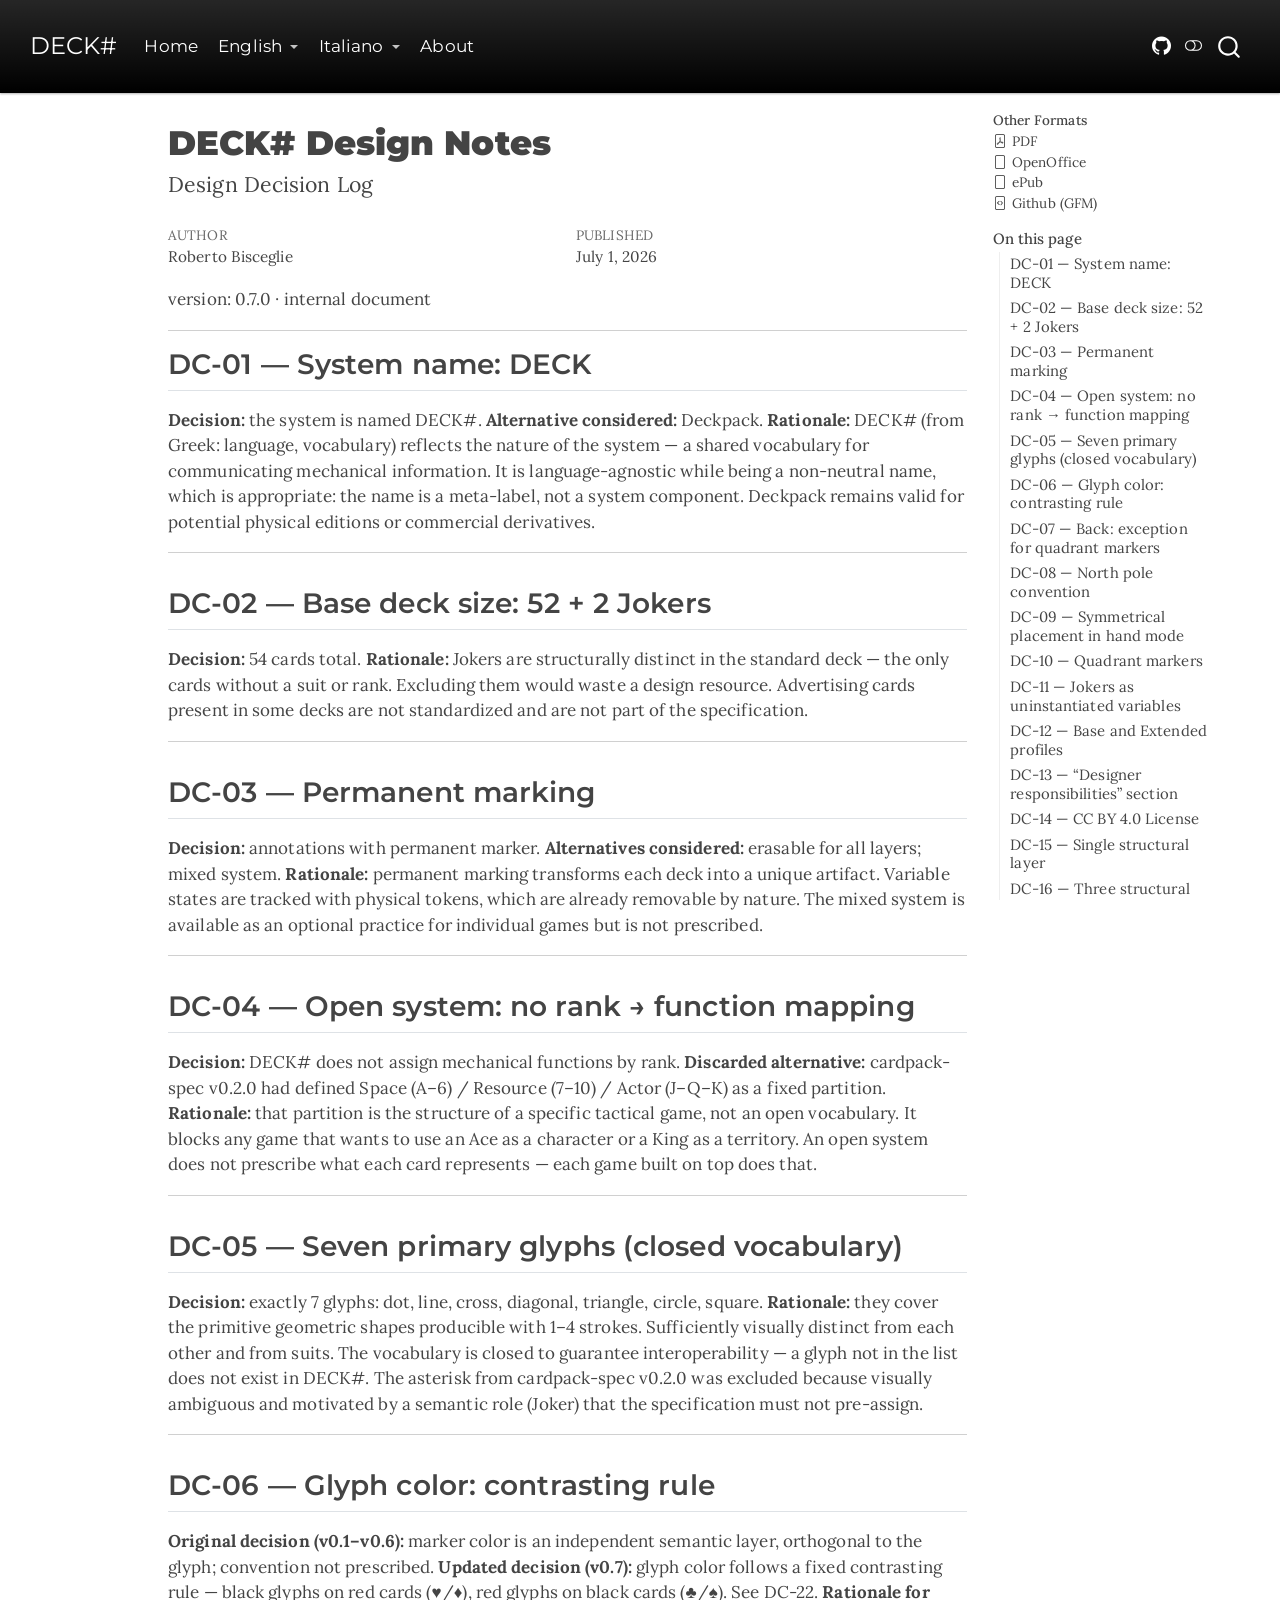
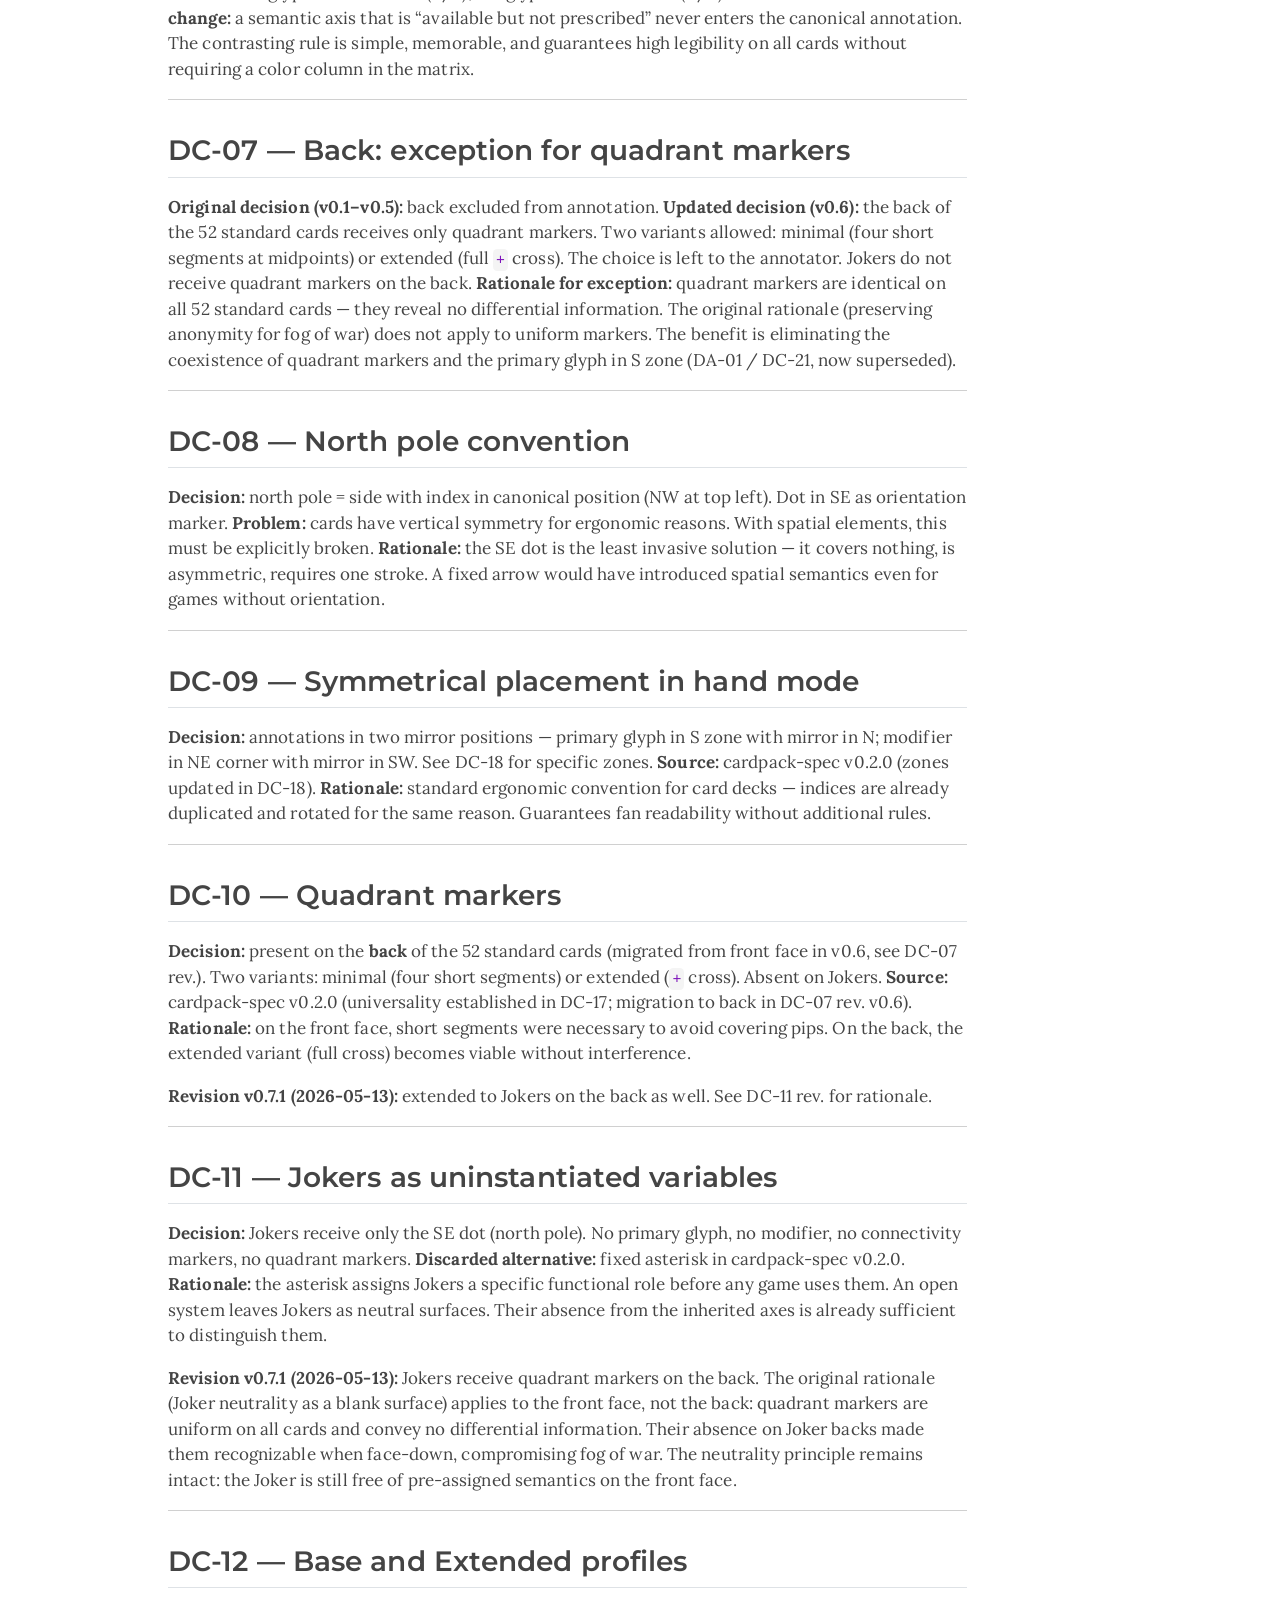
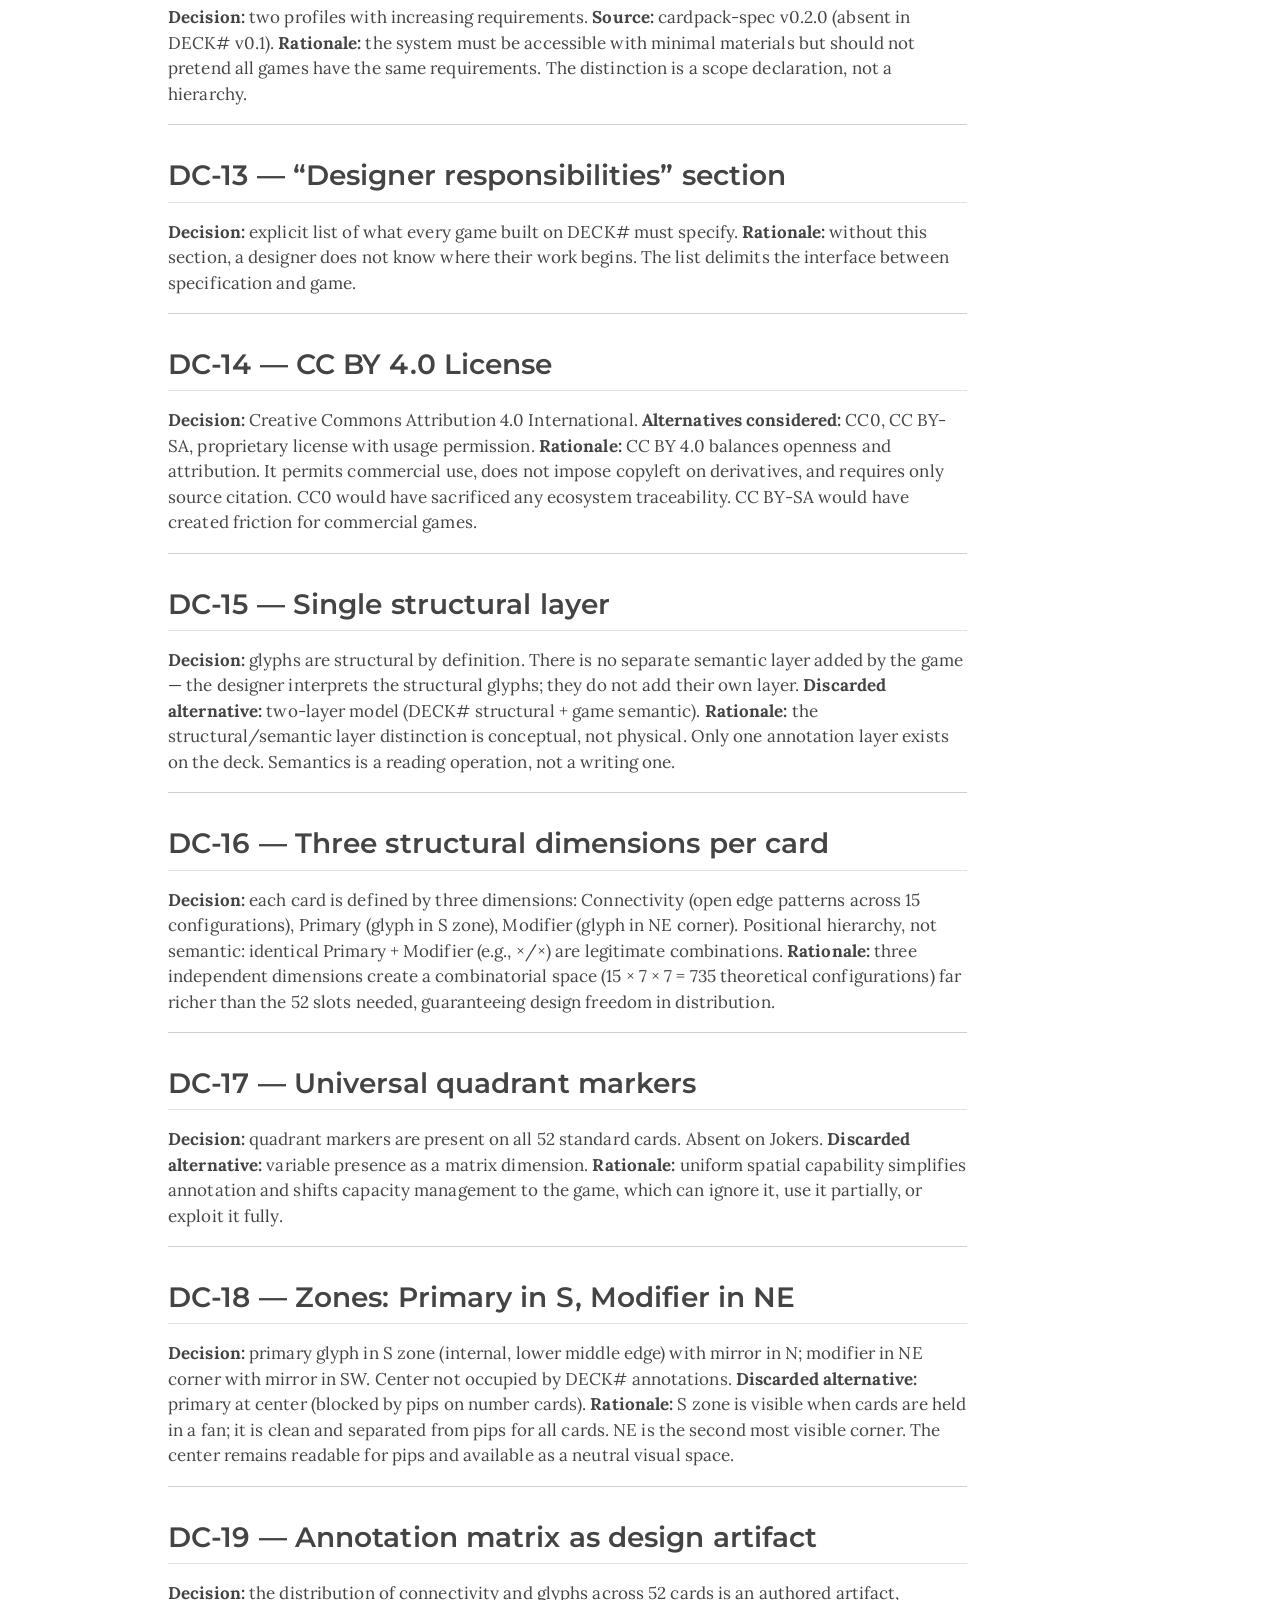
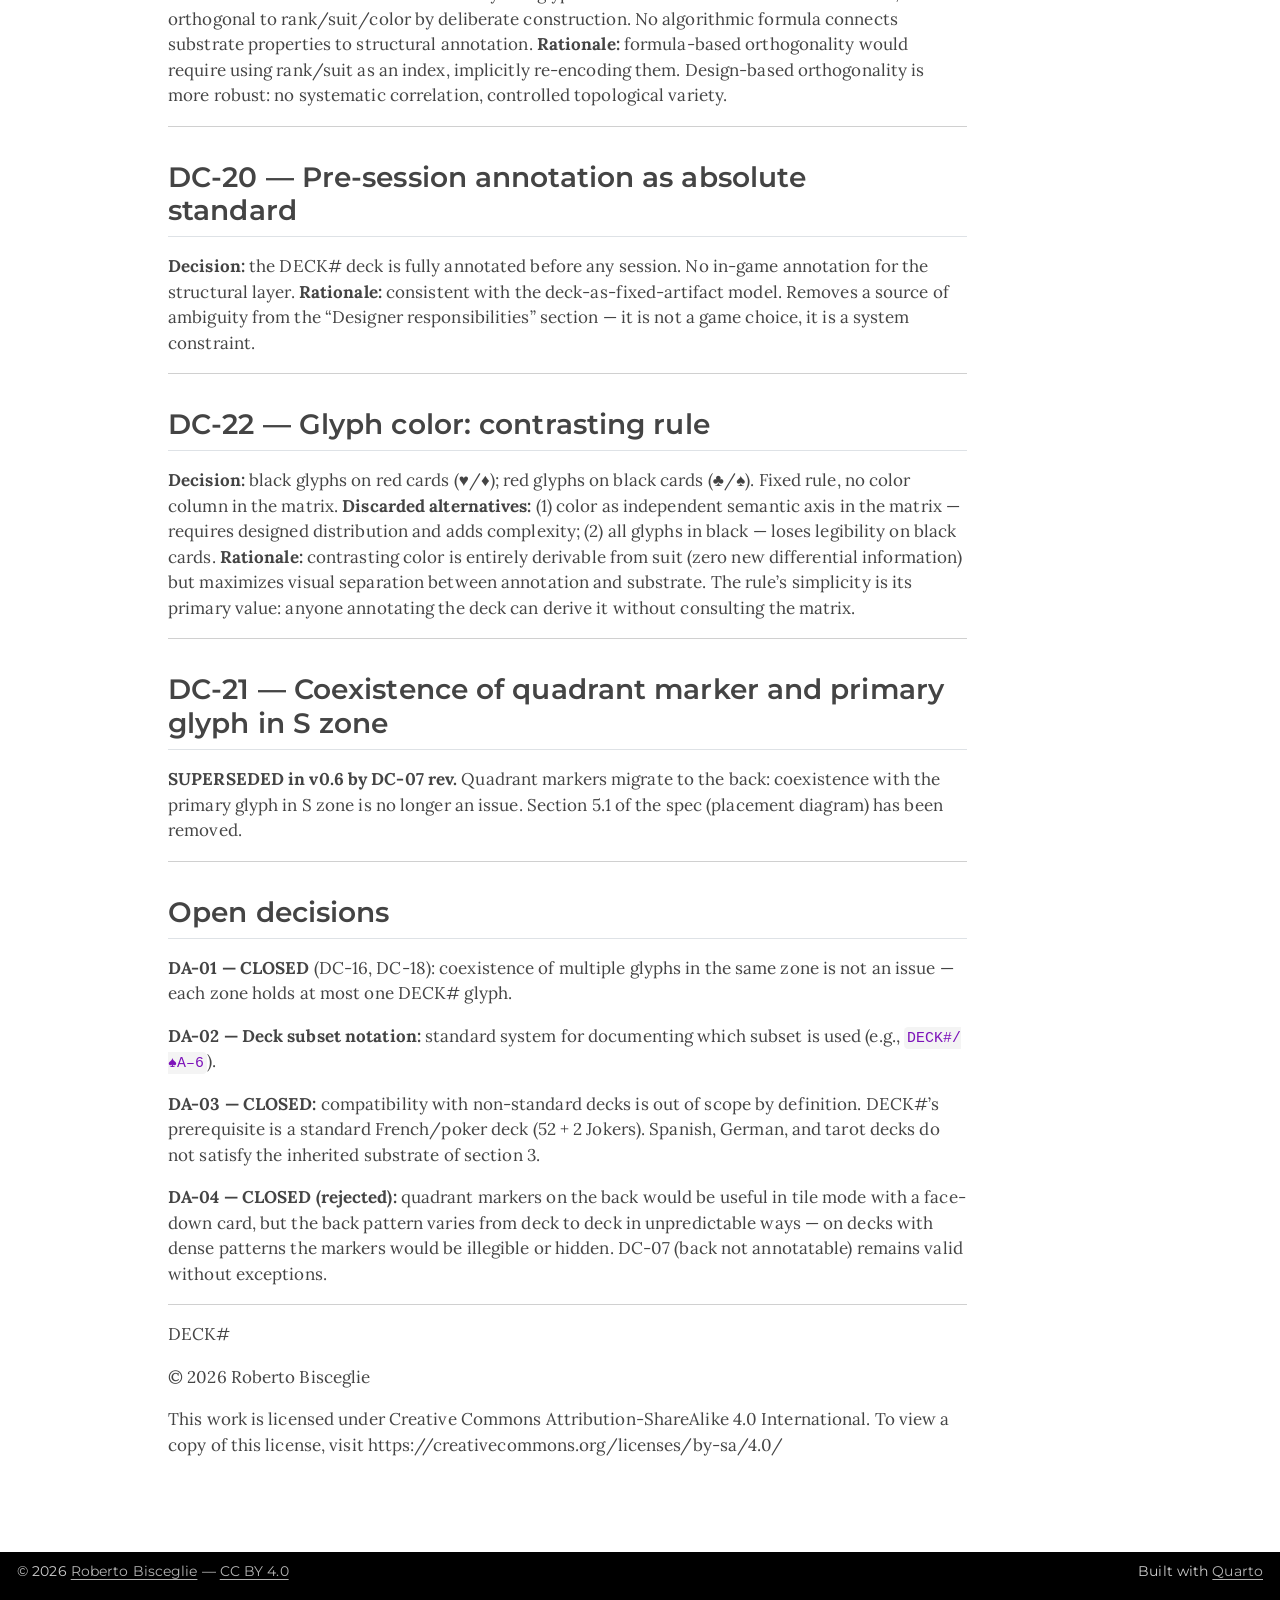
<file: docs/en/decksharp_notes.html>
<!DOCTYPE html>
<html xmlns="http://www.w3.org/1999/xhtml" lang="en" xml:lang="en"><head>

<meta charset="utf-8">
<meta name="generator" content="quarto-1.9.38">

<meta name="viewport" content="width=device-width, initial-scale=1.0, user-scalable=yes">

<meta name="author" content="Roberto Bisceglie">
<meta name="dcterms.date" content="2026-07-01">

<title>DECK# Design Notes – DECK#</title>
<style>
/* Default styles provided by pandoc.
** See https://pandoc.org/MANUAL.html#variables-for-html for config info.
*/
code{white-space: pre-wrap;}
span.smallcaps{font-variant: small-caps;}
div.columns{display: flex; gap: min(4vw, 1.5em);}
div.column{flex: auto; overflow-x: auto;}
div.hanging-indent{margin-left: 1.5em; text-indent: -1.5em;}
ul.task-list{list-style: none;}
ul.task-list li input[type="checkbox"] {
  width: 0.8em;
  margin: 0 0.8em 0.2em -1em; /* quarto-specific, see https://github.com/quarto-dev/quarto-cli/issues/4556 */ 
  vertical-align: middle;
}
</style>


<script src="../../site_libs/quarto-nav/quarto-nav.js"></script>
<script src="../../site_libs/quarto-nav/headroom.min.js"></script>
<script src="../../site_libs/clipboard/clipboard.min.js"></script>
<script src="../../site_libs/quarto-search/autocomplete.umd.js"></script>
<script src="../../site_libs/quarto-search/fuse.min.js"></script>
<script src="../../site_libs/quarto-search/quarto-search.js"></script>
<meta name="quarto:offset" content="../../">
<link href="../../docs/assets/logo.svg" rel="icon" type="image/svg+xml">
<script src="../../site_libs/quarto-html/quarto.js" type="module"></script>
<script src="../../site_libs/quarto-html/tabsets/tabsets.js" type="module"></script>
<script src="../../site_libs/quarto-html/popper.min.js"></script>
<script src="../../site_libs/quarto-html/tippy.umd.min.js"></script>
<script src="../../site_libs/quarto-html/anchor.min.js"></script>
<link href="../../site_libs/quarto-html/tippy.css" rel="stylesheet">
<link href="../../site_libs/quarto-html/quarto-syntax-highlighting-15634bcf2e68342d4ad2dfa704d543f6.css" rel="stylesheet" class="quarto-color-scheme" id="quarto-text-highlighting-styles">
<link href="../../site_libs/quarto-html/quarto-syntax-highlighting-dark-0a6b7249c26820e032cb0bd839ff02b1.css" rel="stylesheet" class="quarto-color-scheme quarto-color-alternate" id="quarto-text-highlighting-styles">
<link href="../../site_libs/quarto-html/quarto-syntax-highlighting-15634bcf2e68342d4ad2dfa704d543f6.css" rel="stylesheet" class="quarto-color-scheme-extra" id="quarto-text-highlighting-styles">
<script src="../../site_libs/bootstrap/bootstrap.min.js"></script>
<link href="../../site_libs/bootstrap/bootstrap-icons.css" rel="stylesheet">
<link href="../../site_libs/bootstrap/bootstrap-421f92b7efeafb8936a62dbbb3c9442a.min.css" rel="stylesheet" append-hash="true" class="quarto-color-scheme" id="quarto-bootstrap" data-mode="light">
<link href="../../site_libs/bootstrap/bootstrap-dark-1afb3e959ab81541f25277dd6a6313c8.min.css" rel="stylesheet" append-hash="true" class="quarto-color-scheme quarto-color-alternate" id="quarto-bootstrap" data-mode="dark">
<link href="../../site_libs/bootstrap/bootstrap-421f92b7efeafb8936a62dbbb3c9442a.min.css" rel="stylesheet" append-hash="true" class="quarto-color-scheme-extra" id="quarto-bootstrap" data-mode="light">
<script id="quarto-search-options" type="application/json">{
  "location": "navbar",
  "copy-button": false,
  "collapse-after": 3,
  "panel-placement": "end",
  "type": "overlay",
  "limit": 50,
  "keyboard-shortcut": [
    "f",
    "/",
    "s"
  ],
  "show-item-context": false,
  "language": {
    "search-no-results-text": "No results",
    "search-matching-documents-text": "matching documents",
    "search-copy-link-title": "Copy link to search",
    "search-hide-matches-text": "Hide additional matches",
    "search-more-match-text": "more match in this document",
    "search-more-matches-text": "more matches in this document",
    "search-clear-button-title": "Clear",
    "search-text-placeholder": "",
    "search-detached-cancel-button-title": "Cancel",
    "search-submit-button-title": "Submit",
    "search-label": "Search"
  }
}</script>
<link rel="preconnect" href="https://fonts.googleapis.com">
<link rel="preconnect" href="https://fonts.gstatic.com" crossorigin="">
<link href="https://fonts.googleapis.com/css2?family=Lora:ital,wght@0,400;0,600;1,400&amp;family=Montserrat:wght@400;600;700;900&amp;display=swap" rel="stylesheet">


</head>

<body class="nav-fixed quarto-light"><script id="quarto-html-before-body" type="application/javascript">
    const toggleBodyColorMode = (bsSheetEl) => {
      const mode = bsSheetEl.getAttribute("data-mode");
      const bodyEl = window.document.querySelector("body");
      if (mode === "dark") {
        bodyEl.classList.add("quarto-dark");
        bodyEl.classList.remove("quarto-light");
      } else {
        bodyEl.classList.add("quarto-light");
        bodyEl.classList.remove("quarto-dark");
      }
    }
    const toggleBodyColorPrimary = () => {
      const bsSheetEl = window.document.querySelector("link#quarto-bootstrap:not([rel=disabled-stylesheet])");
      if (bsSheetEl) {
        toggleBodyColorMode(bsSheetEl);
      }
    }
    const setColorSchemeToggle = (alternate) => {
      const toggles = window.document.querySelectorAll('.quarto-color-scheme-toggle');
      for (let i=0; i < toggles.length; i++) {
        const toggle = toggles[i];
        if (toggle) {
          if (alternate) {
            toggle.classList.add("alternate");
          } else {
            toggle.classList.remove("alternate");
          }
        }
      }
    };
    const toggleColorMode = (alternate) => {
      // Switch the stylesheets
      const primaryStylesheets = window.document.querySelectorAll('link.quarto-color-scheme:not(.quarto-color-alternate)');
      const alternateStylesheets = window.document.querySelectorAll('link.quarto-color-scheme.quarto-color-alternate');
      manageTransitions('#quarto-margin-sidebar .nav-link', false);
      if (alternate) {
        // note: dark is layered on light, we don't disable primary!
        enableStylesheet(alternateStylesheets);
        for (const sheetNode of alternateStylesheets) {
          if (sheetNode.id === "quarto-bootstrap") {
            toggleBodyColorMode(sheetNode);
          }
        }
      } else {
        disableStylesheet(alternateStylesheets);
        enableStylesheet(primaryStylesheets)
        toggleBodyColorPrimary();
      }
      manageTransitions('#quarto-margin-sidebar .nav-link', true);
      // Switch the toggles
      setColorSchemeToggle(alternate)
      // Hack to workaround the fact that safari doesn't
      // properly recolor the scrollbar when toggling (#1455)
      if (navigator.userAgent.indexOf('Safari') > 0 && navigator.userAgent.indexOf('Chrome') == -1) {
        manageTransitions("body", false);
        window.scrollTo(0, 1);
        setTimeout(() => {
          window.scrollTo(0, 0);
          manageTransitions("body", true);
        }, 40);
      }
    }
    const disableStylesheet = (stylesheets) => {
      for (let i=0; i < stylesheets.length; i++) {
        const stylesheet = stylesheets[i];
        stylesheet.rel = 'disabled-stylesheet';
      }
    }
    const enableStylesheet = (stylesheets) => {
      for (let i=0; i < stylesheets.length; i++) {
        const stylesheet = stylesheets[i];
        if(stylesheet.rel !== 'stylesheet') { // for Chrome, which will still FOUC without this check
          stylesheet.rel = 'stylesheet';
        }
      }
    }
    const manageTransitions = (selector, allowTransitions) => {
      const els = window.document.querySelectorAll(selector);
      for (let i=0; i < els.length; i++) {
        const el = els[i];
        if (allowTransitions) {
          el.classList.remove('notransition');
        } else {
          el.classList.add('notransition');
        }
      }
    }
    const isFileUrl = () => {
      return window.location.protocol === 'file:';
    }
    const hasAlternateSentinel = () => {
      let styleSentinel = getColorSchemeSentinel();
      if (styleSentinel !== null) {
        return styleSentinel === "alternate";
      } else {
        return false;
      }
    }
    const setStyleSentinel = (alternate) => {
      const value = alternate ? "alternate" : "default";
      if (!isFileUrl()) {
        window.localStorage.setItem("quarto-color-scheme", value);
      } else {
        localAlternateSentinel = value;
      }
    }
    const getColorSchemeSentinel = () => {
      if (!isFileUrl()) {
        const storageValue = window.localStorage.getItem("quarto-color-scheme");
        return storageValue != null ? storageValue : localAlternateSentinel;
      } else {
        return localAlternateSentinel;
      }
    }
    const toggleGiscusIfUsed = (isAlternate, darkModeDefault) => {
      const baseTheme = document.querySelector('#giscus-base-theme')?.value ?? 'light';
      const alternateTheme = document.querySelector('#giscus-alt-theme')?.value ?? 'dark';
      let newTheme = '';
      if(authorPrefersDark) {
        newTheme = isAlternate ? baseTheme : alternateTheme;
      } else {
        newTheme = isAlternate ? alternateTheme : baseTheme;
      }
      const changeGiscusTheme = () => {
        // From: https://github.com/giscus/giscus/issues/336
        const sendMessage = (message) => {
          const iframe = document.querySelector('iframe.giscus-frame');
          if (!iframe) return;
          iframe.contentWindow.postMessage({ giscus: message }, 'https://giscus.app');
        }
        sendMessage({
          setConfig: {
            theme: newTheme
          }
        });
      }
      const isGiscussLoaded = window.document.querySelector('iframe.giscus-frame') !== null;
      if (isGiscussLoaded) {
        changeGiscusTheme();
      }
    };
    const authorPrefersDark = false;
    const darkModeDefault = authorPrefersDark;
      document.querySelector('link#quarto-text-highlighting-styles.quarto-color-scheme-extra').rel = 'disabled-stylesheet';
      document.querySelector('link#quarto-bootstrap.quarto-color-scheme-extra').rel = 'disabled-stylesheet';
    let localAlternateSentinel = darkModeDefault ? 'alternate' : 'default';
    // Dark / light mode switch
    window.quartoToggleColorScheme = () => {
      // Read the current dark / light value
      let toAlternate = !hasAlternateSentinel();
      toggleColorMode(toAlternate);
      setStyleSentinel(toAlternate);
      toggleGiscusIfUsed(toAlternate, darkModeDefault);
      window.dispatchEvent(new Event('resize'));
    };
    // Switch to dark mode if need be
    if (hasAlternateSentinel()) {
      toggleColorMode(true);
    } else {
      toggleColorMode(false);
    }
  </script>

<div id="quarto-search-results"></div>
  <header id="quarto-header" class="headroom fixed-top">
    <nav class="navbar navbar-expand-lg " data-bs-theme="dark">
      <div class="navbar-container container-fluid">
      <div class="navbar-brand-container mx-auto">
    <a class="navbar-brand" href="../../index.html">
    <span class="navbar-title">DECK#</span>
    </a>
  </div>
            <div id="quarto-search" class="" title="Search"></div>
          <button class="navbar-toggler" type="button" data-bs-toggle="collapse" data-bs-target="#navbarCollapse" aria-controls="navbarCollapse" role="menu" aria-expanded="false" aria-label="Toggle navigation" onclick="if (window.quartoToggleHeadroom) { window.quartoToggleHeadroom(); }">
  <span class="navbar-toggler-icon"></span>
</button>
          <div class="collapse navbar-collapse" id="navbarCollapse">
            <ul class="navbar-nav navbar-nav-scroll me-auto">
  <li class="nav-item">
    <a class="nav-link" href="../../index.html"> 
<span class="menu-text">Home</span></a>
  </li>  
  <li class="nav-item dropdown ">
    <a class="nav-link dropdown-toggle" href="#" id="nav-menu-english" role="link" data-bs-toggle="dropdown" aria-expanded="false">
 <span class="menu-text">English</span>
    </a>
    <ul class="dropdown-menu" aria-labelledby="nav-menu-english">    
        <li>
    <a class="dropdown-item" href="../../docs/en/decksharp_specs.html">
 <span class="dropdown-text">Specification</span></a>
  </li>  
        <li>
    <a class="dropdown-item" href="../../docs/en/decksharp_annotation_guide.html">
 <span class="dropdown-text">Annotation Guide</span></a>
  </li>  
        <li>
    <a class="dropdown-item" href="../../docs/en/decksharp_design_guide.html">
 <span class="dropdown-text">Design Guide</span></a>
  </li>  
        <li>
    <a class="dropdown-item" href="../../docs/en/decksharp_notes.html">
 <span class="dropdown-text">Design Notes</span></a>
  </li>  
    </ul>
  </li>
  <li class="nav-item dropdown ">
    <a class="nav-link dropdown-toggle" href="#" id="nav-menu-italiano" role="link" data-bs-toggle="dropdown" aria-expanded="false">
 <span class="menu-text">Italiano</span>
    </a>
    <ul class="dropdown-menu" aria-labelledby="nav-menu-italiano">    
        <li>
    <a class="dropdown-item" href="../../docs/it/decksharp_specs.html">
 <span class="dropdown-text">Specifiche</span></a>
  </li>  
        <li>
    <a class="dropdown-item" href="../../docs/it/decksharp_guida_annotazione.html">
 <span class="dropdown-text">Guida all’Annotazione</span></a>
  </li>  
        <li>
    <a class="dropdown-item" href="../../docs/it/decksharp_guida_design.html">
 <span class="dropdown-text">Guida al Design</span></a>
  </li>  
        <li>
    <a class="dropdown-item" href="../../docs/it/decksharp_notes.html">
 <span class="dropdown-text">Note di Design</span></a>
  </li>  
    </ul>
  </li>
  <li class="nav-item">
    <a class="nav-link" href="../../docs/about.html"> 
<span class="menu-text">About</span></a>
  </li>  
</ul>
            <ul class="navbar-nav navbar-nav-scroll ms-auto">
  <li class="nav-item compact">
    <a class="nav-link" href="https://github.com/zeruhur/decksharp"> <i class="bi bi-github" role="img">
</i> 
<span class="menu-text"></span></a>
  </li>  
</ul>
          </div> <!-- /navcollapse -->
            <div class="quarto-navbar-tools">
  <a href="" class="quarto-color-scheme-toggle quarto-navigation-tool  px-1" onclick="window.quartoToggleColorScheme(); return false;" title="Toggle dark mode"><i class="bi"></i></a>
</div>
      </div> <!-- /container-fluid -->
    </nav>
</header>
<!-- content -->
<div id="quarto-content" class="quarto-container page-columns page-rows-contents page-layout-article page-navbar">
<!-- sidebar -->
<!-- margin-sidebar -->
    <div id="quarto-margin-sidebar" class="sidebar margin-sidebar">
        <nav id="TOC" role="doc-toc" class="toc-active">
    <h2 id="toc-title">On this page</h2>
   
  <ul>
  <li><a href="#dc-01-system-name-deck" id="toc-dc-01-system-name-deck" class="nav-link active" data-scroll-target="#dc-01-system-name-deck">DC-01 — System name: DECK</a></li>
  <li><a href="#dc-02-base-deck-size-52-2-jokers" id="toc-dc-02-base-deck-size-52-2-jokers" class="nav-link" data-scroll-target="#dc-02-base-deck-size-52-2-jokers">DC-02 — Base deck size: 52 + 2 Jokers</a></li>
  <li><a href="#dc-03-permanent-marking" id="toc-dc-03-permanent-marking" class="nav-link" data-scroll-target="#dc-03-permanent-marking">DC-03 — Permanent marking</a></li>
  <li><a href="#dc-04-open-system-no-rank-function-mapping" id="toc-dc-04-open-system-no-rank-function-mapping" class="nav-link" data-scroll-target="#dc-04-open-system-no-rank-function-mapping">DC-04 — Open system: no rank → function mapping</a></li>
  <li><a href="#dc-05-seven-primary-glyphs-closed-vocabulary" id="toc-dc-05-seven-primary-glyphs-closed-vocabulary" class="nav-link" data-scroll-target="#dc-05-seven-primary-glyphs-closed-vocabulary">DC-05 — Seven primary glyphs (closed vocabulary)</a></li>
  <li><a href="#dc-06-glyph-color-contrasting-rule" id="toc-dc-06-glyph-color-contrasting-rule" class="nav-link" data-scroll-target="#dc-06-glyph-color-contrasting-rule">DC-06 — Glyph color: contrasting rule</a></li>
  <li><a href="#dc-07-back-exception-for-quadrant-markers" id="toc-dc-07-back-exception-for-quadrant-markers" class="nav-link" data-scroll-target="#dc-07-back-exception-for-quadrant-markers">DC-07 — Back: exception for quadrant markers</a></li>
  <li><a href="#dc-08-north-pole-convention" id="toc-dc-08-north-pole-convention" class="nav-link" data-scroll-target="#dc-08-north-pole-convention">DC-08 — North pole convention</a></li>
  <li><a href="#dc-09-symmetrical-placement-in-hand-mode" id="toc-dc-09-symmetrical-placement-in-hand-mode" class="nav-link" data-scroll-target="#dc-09-symmetrical-placement-in-hand-mode">DC-09 — Symmetrical placement in hand mode</a></li>
  <li><a href="#dc-10-quadrant-markers" id="toc-dc-10-quadrant-markers" class="nav-link" data-scroll-target="#dc-10-quadrant-markers">DC-10 — Quadrant markers</a></li>
  <li><a href="#dc-11-jokers-as-uninstantiated-variables" id="toc-dc-11-jokers-as-uninstantiated-variables" class="nav-link" data-scroll-target="#dc-11-jokers-as-uninstantiated-variables">DC-11 — Jokers as uninstantiated variables</a></li>
  <li><a href="#dc-12-base-and-extended-profiles" id="toc-dc-12-base-and-extended-profiles" class="nav-link" data-scroll-target="#dc-12-base-and-extended-profiles">DC-12 — Base and Extended profiles</a></li>
  <li><a href="#dc-13-designer-responsibilities-section" id="toc-dc-13-designer-responsibilities-section" class="nav-link" data-scroll-target="#dc-13-designer-responsibilities-section">DC-13 — “Designer responsibilities” section</a></li>
  <li><a href="#dc-14-cc-by-4.0-license" id="toc-dc-14-cc-by-4.0-license" class="nav-link" data-scroll-target="#dc-14-cc-by-4.0-license">DC-14 — CC BY 4.0 License</a></li>
  <li><a href="#dc-15-single-structural-layer" id="toc-dc-15-single-structural-layer" class="nav-link" data-scroll-target="#dc-15-single-structural-layer">DC-15 — Single structural layer</a></li>
  <li><a href="#dc-16-three-structural-dimensions-per-card" id="toc-dc-16-three-structural-dimensions-per-card" class="nav-link" data-scroll-target="#dc-16-three-structural-dimensions-per-card">DC-16 — Three structural dimensions per card</a></li>
  <li><a href="#dc-17-universal-quadrant-markers" id="toc-dc-17-universal-quadrant-markers" class="nav-link" data-scroll-target="#dc-17-universal-quadrant-markers">DC-17 — Universal quadrant markers</a></li>
  <li><a href="#dc-18-zones-primary-in-s-modifier-in-ne" id="toc-dc-18-zones-primary-in-s-modifier-in-ne" class="nav-link" data-scroll-target="#dc-18-zones-primary-in-s-modifier-in-ne">DC-18 — Zones: Primary in S, Modifier in NE</a></li>
  <li><a href="#dc-19-annotation-matrix-as-design-artifact" id="toc-dc-19-annotation-matrix-as-design-artifact" class="nav-link" data-scroll-target="#dc-19-annotation-matrix-as-design-artifact">DC-19 — Annotation matrix as design artifact</a></li>
  <li><a href="#dc-20-pre-session-annotation-as-absolute-standard" id="toc-dc-20-pre-session-annotation-as-absolute-standard" class="nav-link" data-scroll-target="#dc-20-pre-session-annotation-as-absolute-standard">DC-20 — Pre-session annotation as absolute standard</a></li>
  <li><a href="#dc-22-glyph-color-contrasting-rule" id="toc-dc-22-glyph-color-contrasting-rule" class="nav-link" data-scroll-target="#dc-22-glyph-color-contrasting-rule">DC-22 — Glyph color: contrasting rule</a></li>
  <li><a href="#dc-21-coexistence-of-quadrant-marker-and-primary-glyph-in-s-zone" id="toc-dc-21-coexistence-of-quadrant-marker-and-primary-glyph-in-s-zone" class="nav-link" data-scroll-target="#dc-21-coexistence-of-quadrant-marker-and-primary-glyph-in-s-zone">DC-21 — Coexistence of quadrant marker and primary glyph in S zone</a></li>
  <li><a href="#open-decisions" id="toc-open-decisions" class="nav-link" data-scroll-target="#open-decisions">Open decisions</a></li>
  </ul>
<div class="toc-actions"><ul><li><a href="https://github.com/zeruhur/decksharp/issues/new" class="toc-action"><i class="bi bi-github"></i>Report an issue</a></li></ul></div><div class="quarto-alternate-formats"><h2>Other Formats</h2><ul><li><a href="decksharp_notes.pdf"><i class="bi bi-file-pdf"></i>PDF</a></li><li><a href="decksharp_notes.odt"><i class="bi bi-file"></i>OpenOffice</a></li><li><a href="decksharp_notes.epub"><i class="bi bi-file"></i>ePub</a></li><li><a href="decksharp_notes-gfm.md"><i class="bi bi-file-code"></i>Github (GFM)</a></li></ul></div></nav>
    </div>
<!-- main -->
<main class="content" id="quarto-document-content">


<header id="title-block-header" class="quarto-title-block default">
<div class="quarto-title">
<h1 class="title">DECK# Design Notes</h1>
<p class="subtitle lead">Design Decision Log</p>
</div>



<div class="quarto-title-meta">

    <div>
    <div class="quarto-title-meta-heading">Author</div>
    <div class="quarto-title-meta-contents">
             <p>Roberto Bisceglie </p>
          </div>
  </div>
    
    <div>
    <div class="quarto-title-meta-heading">Published</div>
    <div class="quarto-title-meta-contents">
      <p class="date">July 1, 2026</p>
    </div>
  </div>
  
    
  </div>
  


</header>


<p>version: 0.7.0 · internal document</p>
<hr>
<section id="dc-01-system-name-deck" class="level2">
<h2 class="anchored" data-anchor-id="dc-01-system-name-deck">DC-01 — System name: DECK</h2>
<p><strong>Decision:</strong> the system is named DECK#. <strong>Alternative considered:</strong> Deckpack. <strong>Rationale:</strong> DECK# (from Greek: language, vocabulary) reflects the nature of the system — a shared vocabulary for communicating mechanical information. It is language-agnostic while being a non-neutral name, which is appropriate: the name is a meta-label, not a system component. Deckpack remains valid for potential physical editions or commercial derivatives.</p>
<hr>
</section>
<section id="dc-02-base-deck-size-52-2-jokers" class="level2">
<h2 class="anchored" data-anchor-id="dc-02-base-deck-size-52-2-jokers">DC-02 — Base deck size: 52 + 2 Jokers</h2>
<p><strong>Decision:</strong> 54 cards total. <strong>Rationale:</strong> Jokers are structurally distinct in the standard deck — the only cards without a suit or rank. Excluding them would waste a design resource. Advertising cards present in some decks are not standardized and are not part of the specification.</p>
<hr>
</section>
<section id="dc-03-permanent-marking" class="level2">
<h2 class="anchored" data-anchor-id="dc-03-permanent-marking">DC-03 — Permanent marking</h2>
<p><strong>Decision:</strong> annotations with permanent marker. <strong>Alternatives considered:</strong> erasable for all layers; mixed system. <strong>Rationale:</strong> permanent marking transforms each deck into a unique artifact. Variable states are tracked with physical tokens, which are already removable by nature. The mixed system is available as an optional practice for individual games but is not prescribed.</p>
<hr>
</section>
<section id="dc-04-open-system-no-rank-function-mapping" class="level2">
<h2 class="anchored" data-anchor-id="dc-04-open-system-no-rank-function-mapping">DC-04 — Open system: no rank → function mapping</h2>
<p><strong>Decision:</strong> DECK# does not assign mechanical functions by rank. <strong>Discarded alternative:</strong> cardpack-spec v0.2.0 had defined Space (A–6) / Resource (7–10) / Actor (J–Q–K) as a fixed partition. <strong>Rationale:</strong> that partition is the structure of a specific tactical game, not an open vocabulary. It blocks any game that wants to use an Ace as a character or a King as a territory. An open system does not prescribe what each card represents — each game built on top does that.</p>
<hr>
</section>
<section id="dc-05-seven-primary-glyphs-closed-vocabulary" class="level2">
<h2 class="anchored" data-anchor-id="dc-05-seven-primary-glyphs-closed-vocabulary">DC-05 — Seven primary glyphs (closed vocabulary)</h2>
<p><strong>Decision:</strong> exactly 7 glyphs: dot, line, cross, diagonal, triangle, circle, square. <strong>Rationale:</strong> they cover the primitive geometric shapes producible with 1–4 strokes. Sufficiently visually distinct from each other and from suits. The vocabulary is closed to guarantee interoperability — a glyph not in the list does not exist in DECK#. The asterisk from cardpack-spec v0.2.0 was excluded because visually ambiguous and motivated by a semantic role (Joker) that the specification must not pre-assign.</p>
<hr>
</section>
<section id="dc-06-glyph-color-contrasting-rule" class="level2">
<h2 class="anchored" data-anchor-id="dc-06-glyph-color-contrasting-rule">DC-06 — Glyph color: contrasting rule</h2>
<p><strong>Original decision (v0.1–v0.6):</strong> marker color is an independent semantic layer, orthogonal to the glyph; convention not prescribed. <strong>Updated decision (v0.7):</strong> glyph color follows a fixed contrasting rule — black glyphs on red cards (♥/♦), red glyphs on black cards (♣/♠). See DC-22. <strong>Rationale for change:</strong> a semantic axis that is “available but not prescribed” never enters the canonical annotation. The contrasting rule is simple, memorable, and guarantees high legibility on all cards without requiring a color column in the matrix.</p>
<hr>
</section>
<section id="dc-07-back-exception-for-quadrant-markers" class="level2">
<h2 class="anchored" data-anchor-id="dc-07-back-exception-for-quadrant-markers">DC-07 — Back: exception for quadrant markers</h2>
<p><strong>Original decision (v0.1–v0.5):</strong> back excluded from annotation. <strong>Updated decision (v0.6):</strong> the back of the 52 standard cards receives only quadrant markers. Two variants allowed: minimal (four short segments at midpoints) or extended (full <code>+</code> cross). The choice is left to the annotator. Jokers do not receive quadrant markers on the back. <strong>Rationale for exception:</strong> quadrant markers are identical on all 52 standard cards — they reveal no differential information. The original rationale (preserving anonymity for fog of war) does not apply to uniform markers. The benefit is eliminating the coexistence of quadrant markers and the primary glyph in S zone (DA-01 / DC-21, now superseded).</p>
<hr>
</section>
<section id="dc-08-north-pole-convention" class="level2">
<h2 class="anchored" data-anchor-id="dc-08-north-pole-convention">DC-08 — North pole convention</h2>
<p><strong>Decision:</strong> north pole = side with index in canonical position (NW at top left). Dot in SE as orientation marker. <strong>Problem:</strong> cards have vertical symmetry for ergonomic reasons. With spatial elements, this must be explicitly broken. <strong>Rationale:</strong> the SE dot is the least invasive solution — it covers nothing, is asymmetric, requires one stroke. A fixed arrow would have introduced spatial semantics even for games without orientation.</p>
<hr>
</section>
<section id="dc-09-symmetrical-placement-in-hand-mode" class="level2">
<h2 class="anchored" data-anchor-id="dc-09-symmetrical-placement-in-hand-mode">DC-09 — Symmetrical placement in hand mode</h2>
<p><strong>Decision:</strong> annotations in two mirror positions — primary glyph in S zone with mirror in N; modifier in NE corner with mirror in SW. See DC-18 for specific zones. <strong>Source:</strong> cardpack-spec v0.2.0 (zones updated in DC-18). <strong>Rationale:</strong> standard ergonomic convention for card decks — indices are already duplicated and rotated for the same reason. Guarantees fan readability without additional rules.</p>
<hr>
</section>
<section id="dc-10-quadrant-markers" class="level2">
<h2 class="anchored" data-anchor-id="dc-10-quadrant-markers">DC-10 — Quadrant markers</h2>
<p><strong>Decision:</strong> present on the <strong>back</strong> of the 52 standard cards (migrated from front face in v0.6, see DC-07 rev.). Two variants: minimal (four short segments) or extended (<code>+</code> cross). Absent on Jokers. <strong>Source:</strong> cardpack-spec v0.2.0 (universality established in DC-17; migration to back in DC-07 rev. v0.6). <strong>Rationale:</strong> on the front face, short segments were necessary to avoid covering pips. On the back, the extended variant (full cross) becomes viable without interference.</p>
<p><strong>Revision v0.7.1 (2026-05-13):</strong> extended to Jokers on the back as well. See DC-11 rev. for rationale.</p>
<hr>
</section>
<section id="dc-11-jokers-as-uninstantiated-variables" class="level2">
<h2 class="anchored" data-anchor-id="dc-11-jokers-as-uninstantiated-variables">DC-11 — Jokers as uninstantiated variables</h2>
<p><strong>Decision:</strong> Jokers receive only the SE dot (north pole). No primary glyph, no modifier, no connectivity markers, no quadrant markers. <strong>Discarded alternative:</strong> fixed asterisk in cardpack-spec v0.2.0. <strong>Rationale:</strong> the asterisk assigns Jokers a specific functional role before any game uses them. An open system leaves Jokers as neutral surfaces. Their absence from the inherited axes is already sufficient to distinguish them.</p>
<p><strong>Revision v0.7.1 (2026-05-13):</strong> Jokers receive quadrant markers on the back. The original rationale (Joker neutrality as a blank surface) applies to the front face, not the back: quadrant markers are uniform on all cards and convey no differential information. Their absence on Joker backs made them recognizable when face-down, compromising fog of war. The neutrality principle remains intact: the Joker is still free of pre-assigned semantics on the front face.</p>
<hr>
</section>
<section id="dc-12-base-and-extended-profiles" class="level2">
<h2 class="anchored" data-anchor-id="dc-12-base-and-extended-profiles">DC-12 — Base and Extended profiles</h2>
<p><strong>Decision:</strong> two profiles with increasing requirements. <strong>Source:</strong> cardpack-spec v0.2.0 (absent in DECK# v0.1). <strong>Rationale:</strong> the system must be accessible with minimal materials but should not pretend all games have the same requirements. The distinction is a scope declaration, not a hierarchy.</p>
<hr>
</section>
<section id="dc-13-designer-responsibilities-section" class="level2">
<h2 class="anchored" data-anchor-id="dc-13-designer-responsibilities-section">DC-13 — “Designer responsibilities” section</h2>
<p><strong>Decision:</strong> explicit list of what every game built on DECK# must specify. <strong>Rationale:</strong> without this section, a designer does not know where their work begins. The list delimits the interface between specification and game.</p>
<hr>
</section>
<section id="dc-14-cc-by-4.0-license" class="level2">
<h2 class="anchored" data-anchor-id="dc-14-cc-by-4.0-license">DC-14 — CC BY 4.0 License</h2>
<p><strong>Decision:</strong> Creative Commons Attribution 4.0 International. <strong>Alternatives considered:</strong> CC0, CC BY-SA, proprietary license with usage permission. <strong>Rationale:</strong> CC BY 4.0 balances openness and attribution. It permits commercial use, does not impose copyleft on derivatives, and requires only source citation. CC0 would have sacrificed any ecosystem traceability. CC BY-SA would have created friction for commercial games.</p>
<hr>
</section>
<section id="dc-15-single-structural-layer" class="level2">
<h2 class="anchored" data-anchor-id="dc-15-single-structural-layer">DC-15 — Single structural layer</h2>
<p><strong>Decision:</strong> glyphs are structural by definition. There is no separate semantic layer added by the game — the designer interprets the structural glyphs; they do not add their own layer. <strong>Discarded alternative:</strong> two-layer model (DECK# structural + game semantic). <strong>Rationale:</strong> the structural/semantic layer distinction is conceptual, not physical. Only one annotation layer exists on the deck. Semantics is a reading operation, not a writing one.</p>
<hr>
</section>
<section id="dc-16-three-structural-dimensions-per-card" class="level2">
<h2 class="anchored" data-anchor-id="dc-16-three-structural-dimensions-per-card">DC-16 — Three structural dimensions per card</h2>
<p><strong>Decision:</strong> each card is defined by three dimensions: Connectivity (open edge patterns across 15 configurations), Primary (glyph in S zone), Modifier (glyph in NE corner). Positional hierarchy, not semantic: identical Primary + Modifier (e.g., ×/×) are legitimate combinations. <strong>Rationale:</strong> three independent dimensions create a combinatorial space (15 × 7 × 7 = 735 theoretical configurations) far richer than the 52 slots needed, guaranteeing design freedom in distribution.</p>
<hr>
</section>
<section id="dc-17-universal-quadrant-markers" class="level2">
<h2 class="anchored" data-anchor-id="dc-17-universal-quadrant-markers">DC-17 — Universal quadrant markers</h2>
<p><strong>Decision:</strong> quadrant markers are present on all 52 standard cards. Absent on Jokers. <strong>Discarded alternative:</strong> variable presence as a matrix dimension. <strong>Rationale:</strong> uniform spatial capability simplifies annotation and shifts capacity management to the game, which can ignore it, use it partially, or exploit it fully.</p>
<hr>
</section>
<section id="dc-18-zones-primary-in-s-modifier-in-ne" class="level2">
<h2 class="anchored" data-anchor-id="dc-18-zones-primary-in-s-modifier-in-ne">DC-18 — Zones: Primary in S, Modifier in NE</h2>
<p><strong>Decision:</strong> primary glyph in S zone (internal, lower middle edge) with mirror in N; modifier in NE corner with mirror in SW. Center not occupied by DECK# annotations. <strong>Discarded alternative:</strong> primary at center (blocked by pips on number cards). <strong>Rationale:</strong> S zone is visible when cards are held in a fan; it is clean and separated from pips for all cards. NE is the second most visible corner. The center remains readable for pips and available as a neutral visual space.</p>
<hr>
</section>
<section id="dc-19-annotation-matrix-as-design-artifact" class="level2">
<h2 class="anchored" data-anchor-id="dc-19-annotation-matrix-as-design-artifact">DC-19 — Annotation matrix as design artifact</h2>
<p><strong>Decision:</strong> the distribution of connectivity and glyphs across 52 cards is an authored artifact, orthogonal to rank/suit/color by deliberate construction. No algorithmic formula connects substrate properties to structural annotation. <strong>Rationale:</strong> formula-based orthogonality would require using rank/suit as an index, implicitly re-encoding them. Design-based orthogonality is more robust: no systematic correlation, controlled topological variety.</p>
<hr>
</section>
<section id="dc-20-pre-session-annotation-as-absolute-standard" class="level2">
<h2 class="anchored" data-anchor-id="dc-20-pre-session-annotation-as-absolute-standard">DC-20 — Pre-session annotation as absolute standard</h2>
<p><strong>Decision:</strong> the DECK# deck is fully annotated before any session. No in-game annotation for the structural layer. <strong>Rationale:</strong> consistent with the deck-as-fixed-artifact model. Removes a source of ambiguity from the “Designer responsibilities” section — it is not a game choice, it is a system constraint.</p>
<hr>
</section>
<section id="dc-22-glyph-color-contrasting-rule" class="level2">
<h2 class="anchored" data-anchor-id="dc-22-glyph-color-contrasting-rule">DC-22 — Glyph color: contrasting rule</h2>
<p><strong>Decision:</strong> black glyphs on red cards (♥/♦); red glyphs on black cards (♣/♠). Fixed rule, no color column in the matrix. <strong>Discarded alternatives:</strong> (1) color as independent semantic axis in the matrix — requires designed distribution and adds complexity; (2) all glyphs in black — loses legibility on black cards. <strong>Rationale:</strong> contrasting color is entirely derivable from suit (zero new differential information) but maximizes visual separation between annotation and substrate. The rule’s simplicity is its primary value: anyone annotating the deck can derive it without consulting the matrix.</p>
<hr>
</section>
<section id="dc-21-coexistence-of-quadrant-marker-and-primary-glyph-in-s-zone" class="level2">
<h2 class="anchored" data-anchor-id="dc-21-coexistence-of-quadrant-marker-and-primary-glyph-in-s-zone">DC-21 — Coexistence of quadrant marker and primary glyph in S zone</h2>
<p><strong>SUPERSEDED in v0.6 by DC-07 rev.</strong> Quadrant markers migrate to the back: coexistence with the primary glyph in S zone is no longer an issue. Section 5.1 of the spec (placement diagram) has been removed.</p>
<hr>
</section>
<section id="open-decisions" class="level2">
<h2 class="anchored" data-anchor-id="open-decisions">Open decisions</h2>
<p><strong>DA-01 — CLOSED</strong> (DC-16, DC-18): coexistence of multiple glyphs in the same zone is not an issue — each zone holds at most one DECK# glyph.</p>
<p><strong>DA-02 — Deck subset notation:</strong> standard system for documenting which subset is used (e.g., <code>DECK#/♠A–6</code>).</p>
<p><strong>DA-03 — CLOSED:</strong> compatibility with non-standard decks is out of scope by definition. DECK#’s prerequisite is a standard French/poker deck (52 + 2 Jokers). Spanish, German, and tarot decks do not satisfy the inherited substrate of section 3.</p>
<p><strong>DA-04 — CLOSED (rejected):</strong> quadrant markers on the back would be useful in tile mode with a face-down card, but the back pattern varies from deck to deck in unpredictable ways — on decks with dense patterns the markers would be illegible or hidden. DC-07 (back not annotatable) remains valid without exceptions.</p>
<hr>
<p>DECK#</p>
<p>© 2026 Roberto Bisceglie</p>
<p>This work is licensed under Creative Commons Attribution-ShareAlike 4.0 International. To view a copy of this license, visit https://creativecommons.org/licenses/by-sa/4.0/</p>


</section>

</main> <!-- /main -->
<script>
document.addEventListener("DOMContentLoaded", function () {
  var sidebar = document.getElementById("quarto-margin-sidebar");
  var formats = document.querySelector(".quarto-alternate-formats");
  if (sidebar && formats) {
    sidebar.insertBefore(formats, sidebar.firstChild);
  }

  // Rename "Typst" label to "PDF"
  document.querySelectorAll(".quarto-alternate-formats a").forEach(function (a) {
    a.childNodes.forEach(function (node) {
      if (node.nodeType === Node.TEXT_NODE && node.textContent.trim() === "Typst") {
        node.textContent = "PDF";
      }
    });
  });
});
</script>
<script id="quarto-html-after-body" type="application/javascript">
  window.document.addEventListener("DOMContentLoaded", function (event) {
    // Ensure there is a toggle, if there isn't float one in the top right
    if (window.document.querySelector('.quarto-color-scheme-toggle') === null) {
      const a = window.document.createElement('a');
      a.classList.add('top-right');
      a.classList.add('quarto-color-scheme-toggle');
      a.href = "";
      a.onclick = function() { try { window.quartoToggleColorScheme(); } catch {} return false; };
      const i = window.document.createElement("i");
      i.classList.add('bi');
      a.appendChild(i);
      window.document.body.appendChild(a);
    }
    setColorSchemeToggle(hasAlternateSentinel())
    const icon = "";
    const anchorJS = new window.AnchorJS();
    anchorJS.options = {
      placement: 'right',
      icon: icon
    };
    anchorJS.add('.anchored');
    const isCodeAnnotation = (el) => {
      for (const clz of el.classList) {
        if (clz.startsWith('code-annotation-')) {                     
          return true;
        }
      }
      return false;
    }
    const onCopySuccess = function(e) {
      // button target
      const button = e.trigger;
      // don't keep focus
      button.blur();
      // flash "checked"
      button.classList.add('code-copy-button-checked');
      var currentTitle = button.getAttribute("title");
      button.setAttribute("title", "Copied!");
      let tooltip;
      if (window.bootstrap) {
        button.setAttribute("data-bs-toggle", "tooltip");
        button.setAttribute("data-bs-placement", "left");
        button.setAttribute("data-bs-title", "Copied!");
        tooltip = new bootstrap.Tooltip(button, 
          { trigger: "manual", 
            customClass: "code-copy-button-tooltip",
            offset: [0, -8]});
        tooltip.show();    
      }
      setTimeout(function() {
        if (tooltip) {
          tooltip.hide();
          button.removeAttribute("data-bs-title");
          button.removeAttribute("data-bs-toggle");
          button.removeAttribute("data-bs-placement");
        }
        button.setAttribute("title", currentTitle);
        button.classList.remove('code-copy-button-checked');
      }, 1000);
      // clear code selection
      e.clearSelection();
    }
    const getTextToCopy = function(trigger) {
      const outerScaffold = trigger.parentElement.cloneNode(true);
      const codeEl = outerScaffold.querySelector('code');
      for (const childEl of codeEl.children) {
        if (isCodeAnnotation(childEl)) {
          childEl.remove();
        }
      }
      return codeEl.innerText;
    }
    const clipboard = new window.ClipboardJS('.code-copy-button:not([data-in-quarto-modal])', {
      text: getTextToCopy
    });
    clipboard.on('success', onCopySuccess);
    if (window.document.getElementById('quarto-embedded-source-code-modal')) {
      const clipboardModal = new window.ClipboardJS('.code-copy-button[data-in-quarto-modal]', {
        text: getTextToCopy,
        container: window.document.getElementById('quarto-embedded-source-code-modal')
      });
      clipboardModal.on('success', onCopySuccess);
    }
      var localhostRegex = new RegExp(/^(?:http|https):\/\/localhost\:?[0-9]*\//);
      var mailtoRegex = new RegExp(/^mailto:/);
        var filterRegex = new RegExp("https:\/\/zeruhur\.github\.io\/decksharp\/");
      var isInternal = (href) => {
          return filterRegex.test(href) || localhostRegex.test(href) || mailtoRegex.test(href);
      }
      // Inspect non-navigation links and adorn them if external
     var links = window.document.querySelectorAll('a[href]:not(.nav-link):not(.navbar-brand):not(.toc-action):not(.sidebar-link):not(.sidebar-item-toggle):not(.pagination-link):not(.no-external):not([aria-hidden]):not(.dropdown-item):not(.quarto-navigation-tool):not(.about-link)');
      for (var i=0; i<links.length; i++) {
        const link = links[i];
        if (!isInternal(link.href)) {
          // undo the damage that might have been done by quarto-nav.js in the case of
          // links that we want to consider external
          if (link.dataset.originalHref !== undefined) {
            link.href = link.dataset.originalHref;
          }
        }
      }
    function tippyHover(el, contentFn, onTriggerFn, onUntriggerFn) {
      const config = {
        allowHTML: true,
        maxWidth: 500,
        delay: 100,
        arrow: false,
        appendTo: function(el) {
            return el.parentElement;
        },
        interactive: true,
        interactiveBorder: 10,
        theme: 'quarto',
        placement: 'bottom-start',
      };
      if (contentFn) {
        config.content = contentFn;
      }
      if (onTriggerFn) {
        config.onTrigger = onTriggerFn;
      }
      if (onUntriggerFn) {
        config.onUntrigger = onUntriggerFn;
      }
      window.tippy(el, config); 
    }
    const noterefs = window.document.querySelectorAll('a[role="doc-noteref"]');
    for (var i=0; i<noterefs.length; i++) {
      const ref = noterefs[i];
      tippyHover(ref, function() {
        // use id or data attribute instead here
        let href = ref.getAttribute('data-footnote-href') || ref.getAttribute('href');
        try { href = new URL(href).hash; } catch {}
        const id = href.replace(/^#\/?/, "");
        const note = window.document.getElementById(id);
        if (note) {
          return note.innerHTML;
        } else {
          return "";
        }
      });
    }
    const xrefs = window.document.querySelectorAll('a.quarto-xref');
    const processXRef = (id, note) => {
      // Strip column container classes
      const stripColumnClz = (el) => {
        el.classList.remove("page-full", "page-columns");
        if (el.children) {
          for (const child of el.children) {
            stripColumnClz(child);
          }
        }
      }
      stripColumnClz(note)
      if (id === null || id.startsWith('sec-')) {
        // Special case sections, only their first couple elements
        const container = document.createElement("div");
        if (note.children && note.children.length > 2) {
          container.appendChild(note.children[0].cloneNode(true));
          for (let i = 1; i < note.children.length; i++) {
            const child = note.children[i];
            if (child.tagName === "P" && child.innerText === "") {
              continue;
            } else {
              container.appendChild(child.cloneNode(true));
              break;
            }
          }
          if (window.Quarto?.typesetMath) {
            window.Quarto.typesetMath(container);
          }
          return container.innerHTML
        } else {
          if (window.Quarto?.typesetMath) {
            window.Quarto.typesetMath(note);
          }
          return note.innerHTML;
        }
      } else {
        // Remove any anchor links if they are present
        const anchorLink = note.querySelector('a.anchorjs-link');
        if (anchorLink) {
          anchorLink.remove();
        }
        if (window.Quarto?.typesetMath) {
          window.Quarto.typesetMath(note);
        }
        if (note.classList.contains("callout")) {
          return note.outerHTML;
        } else {
          return note.innerHTML;
        }
      }
    }
    for (var i=0; i<xrefs.length; i++) {
      const xref = xrefs[i];
      tippyHover(xref, undefined, function(instance) {
        instance.disable();
        let url = xref.getAttribute('href');
        let hash = undefined; 
        if (url.startsWith('#')) {
          hash = url;
        } else {
          try { hash = new URL(url).hash; } catch {}
        }
        if (hash) {
          const id = hash.replace(/^#\/?/, "");
          const note = window.document.getElementById(id);
          if (note !== null) {
            try {
              const html = processXRef(id, note.cloneNode(true));
              instance.setContent(html);
            } finally {
              instance.enable();
              instance.show();
            }
          } else {
            // See if we can fetch this
            fetch(url.split('#')[0])
            .then(res => res.text())
            .then(html => {
              const parser = new DOMParser();
              const htmlDoc = parser.parseFromString(html, "text/html");
              const note = htmlDoc.getElementById(id);
              if (note !== null) {
                const html = processXRef(id, note);
                instance.setContent(html);
              } 
            }).finally(() => {
              instance.enable();
              instance.show();
            });
          }
        } else {
          // See if we can fetch a full url (with no hash to target)
          // This is a special case and we should probably do some content thinning / targeting
          fetch(url)
          .then(res => res.text())
          .then(html => {
            const parser = new DOMParser();
            const htmlDoc = parser.parseFromString(html, "text/html");
            const note = htmlDoc.querySelector('main.content');
            if (note !== null) {
              // This should only happen for chapter cross references
              // (since there is no id in the URL)
              // remove the first header
              if (note.children.length > 0 && note.children[0].tagName === "HEADER") {
                note.children[0].remove();
              }
              const html = processXRef(null, note);
              instance.setContent(html);
            } 
          }).finally(() => {
            instance.enable();
            instance.show();
          });
        }
      }, function(instance) {
      });
    }
        let selectedAnnoteEl;
        const selectorForAnnotation = ( cell, annotation) => {
          let cellAttr = 'data-code-cell="' + cell + '"';
          let lineAttr = 'data-code-annotation="' +  annotation + '"';
          const selector = 'span[' + cellAttr + '][' + lineAttr + ']';
          return selector;
        }
        const selectCodeLines = (annoteEl) => {
          const doc = window.document;
          const targetCell = annoteEl.getAttribute("data-target-cell");
          const targetAnnotation = annoteEl.getAttribute("data-target-annotation");
          const annoteSpan = window.document.querySelector(selectorForAnnotation(targetCell, targetAnnotation));
          const lines = annoteSpan.getAttribute("data-code-lines").split(",");
          const lineIds = lines.map((line) => {
            return targetCell + "-" + line;
          })
          let top = null;
          let height = null;
          let parent = null;
          if (lineIds.length > 0) {
              //compute the position of the single el (top and bottom and make a div)
              const el = window.document.getElementById(lineIds[0]);
              top = el.offsetTop;
              height = el.offsetHeight;
              parent = el.parentElement.parentElement;
            if (lineIds.length > 1) {
              const lastEl = window.document.getElementById(lineIds[lineIds.length - 1]);
              const bottom = lastEl.offsetTop + lastEl.offsetHeight;
              height = bottom - top;
            }
            if (top !== null && height !== null && parent !== null) {
              // cook up a div (if necessary) and position it 
              let div = window.document.getElementById("code-annotation-line-highlight");
              if (div === null) {
                div = window.document.createElement("div");
                div.setAttribute("id", "code-annotation-line-highlight");
                div.style.position = 'absolute';
                parent.appendChild(div);
              }
              div.style.top = top - 2 + "px";
              div.style.height = height + 4 + "px";
              div.style.left = 0;
              let gutterDiv = window.document.getElementById("code-annotation-line-highlight-gutter");
              if (gutterDiv === null) {
                gutterDiv = window.document.createElement("div");
                gutterDiv.setAttribute("id", "code-annotation-line-highlight-gutter");
                gutterDiv.style.position = 'absolute';
                const codeCell = window.document.getElementById(targetCell);
                const gutter = codeCell.querySelector('.code-annotation-gutter');
                gutter.appendChild(gutterDiv);
              }
              gutterDiv.style.top = top - 2 + "px";
              gutterDiv.style.height = height + 4 + "px";
            }
            selectedAnnoteEl = annoteEl;
          }
        };
        const unselectCodeLines = () => {
          const elementsIds = ["code-annotation-line-highlight", "code-annotation-line-highlight-gutter"];
          elementsIds.forEach((elId) => {
            const div = window.document.getElementById(elId);
            if (div) {
              div.remove();
            }
          });
          selectedAnnoteEl = undefined;
        };
          // Handle positioning of the toggle
      window.addEventListener(
        "resize",
        throttle(() => {
          elRect = undefined;
          if (selectedAnnoteEl) {
            selectCodeLines(selectedAnnoteEl);
          }
        }, 10)
      );
      function throttle(fn, ms) {
      let throttle = false;
      let timer;
        return (...args) => {
          if(!throttle) { // first call gets through
              fn.apply(this, args);
              throttle = true;
          } else { // all the others get throttled
              if(timer) clearTimeout(timer); // cancel #2
              timer = setTimeout(() => {
                fn.apply(this, args);
                timer = throttle = false;
              }, ms);
          }
        };
      }
        // Attach click handler to the DT
        const annoteDls = window.document.querySelectorAll('dt[data-target-cell]');
        for (const annoteDlNode of annoteDls) {
          annoteDlNode.addEventListener('click', (event) => {
            const clickedEl = event.target;
            if (clickedEl !== selectedAnnoteEl) {
              unselectCodeLines();
              const activeEl = window.document.querySelector('dt[data-target-cell].code-annotation-active');
              if (activeEl) {
                activeEl.classList.remove('code-annotation-active');
              }
              selectCodeLines(clickedEl);
              clickedEl.classList.add('code-annotation-active');
            } else {
              // Unselect the line
              unselectCodeLines();
              clickedEl.classList.remove('code-annotation-active');
            }
          });
        }
    const findCites = (el) => {
      const parentEl = el.parentElement;
      if (parentEl) {
        const cites = parentEl.dataset.cites;
        if (cites) {
          return {
            el,
            cites: cites.split(' ')
          };
        } else {
          return findCites(el.parentElement)
        }
      } else {
        return undefined;
      }
    };
    var bibliorefs = window.document.querySelectorAll('a[role="doc-biblioref"]');
    for (var i=0; i<bibliorefs.length; i++) {
      const ref = bibliorefs[i];
      const citeInfo = findCites(ref);
      if (citeInfo) {
        tippyHover(citeInfo.el, function() {
          var popup = window.document.createElement('div');
          citeInfo.cites.forEach(function(cite) {
            var citeDiv = window.document.createElement('div');
            citeDiv.classList.add('hanging-indent');
            citeDiv.classList.add('csl-entry');
            var biblioDiv = window.document.getElementById('ref-' + cite);
            if (biblioDiv) {
              citeDiv.innerHTML = biblioDiv.innerHTML;
            }
            popup.appendChild(citeDiv);
          });
          return popup.innerHTML;
        });
      }
    }
  });
  </script>
</div> <!-- /content -->
<footer class="footer">
  <div class="nav-footer">
    <div class="nav-footer-left">
<p>© 2026 <a href="https://github.com/zeruhur">Roberto Bisceglie</a> — <a href="https://creativecommons.org/licenses/by/4.0/">CC BY 4.0</a></p>
</div>   
    <div class="nav-footer-center">
      &nbsp;
    <div class="toc-actions d-sm-block d-md-none"><ul><li><a href="https://github.com/zeruhur/decksharp/issues/new" class="toc-action"><i class="bi bi-github"></i>Report an issue</a></li></ul></div></div>
    <div class="nav-footer-right">
<p>Built with <a href="https://quarto.org">Quarto</a></p>
</div>
  </div>
</footer>




</body></html>
</file>
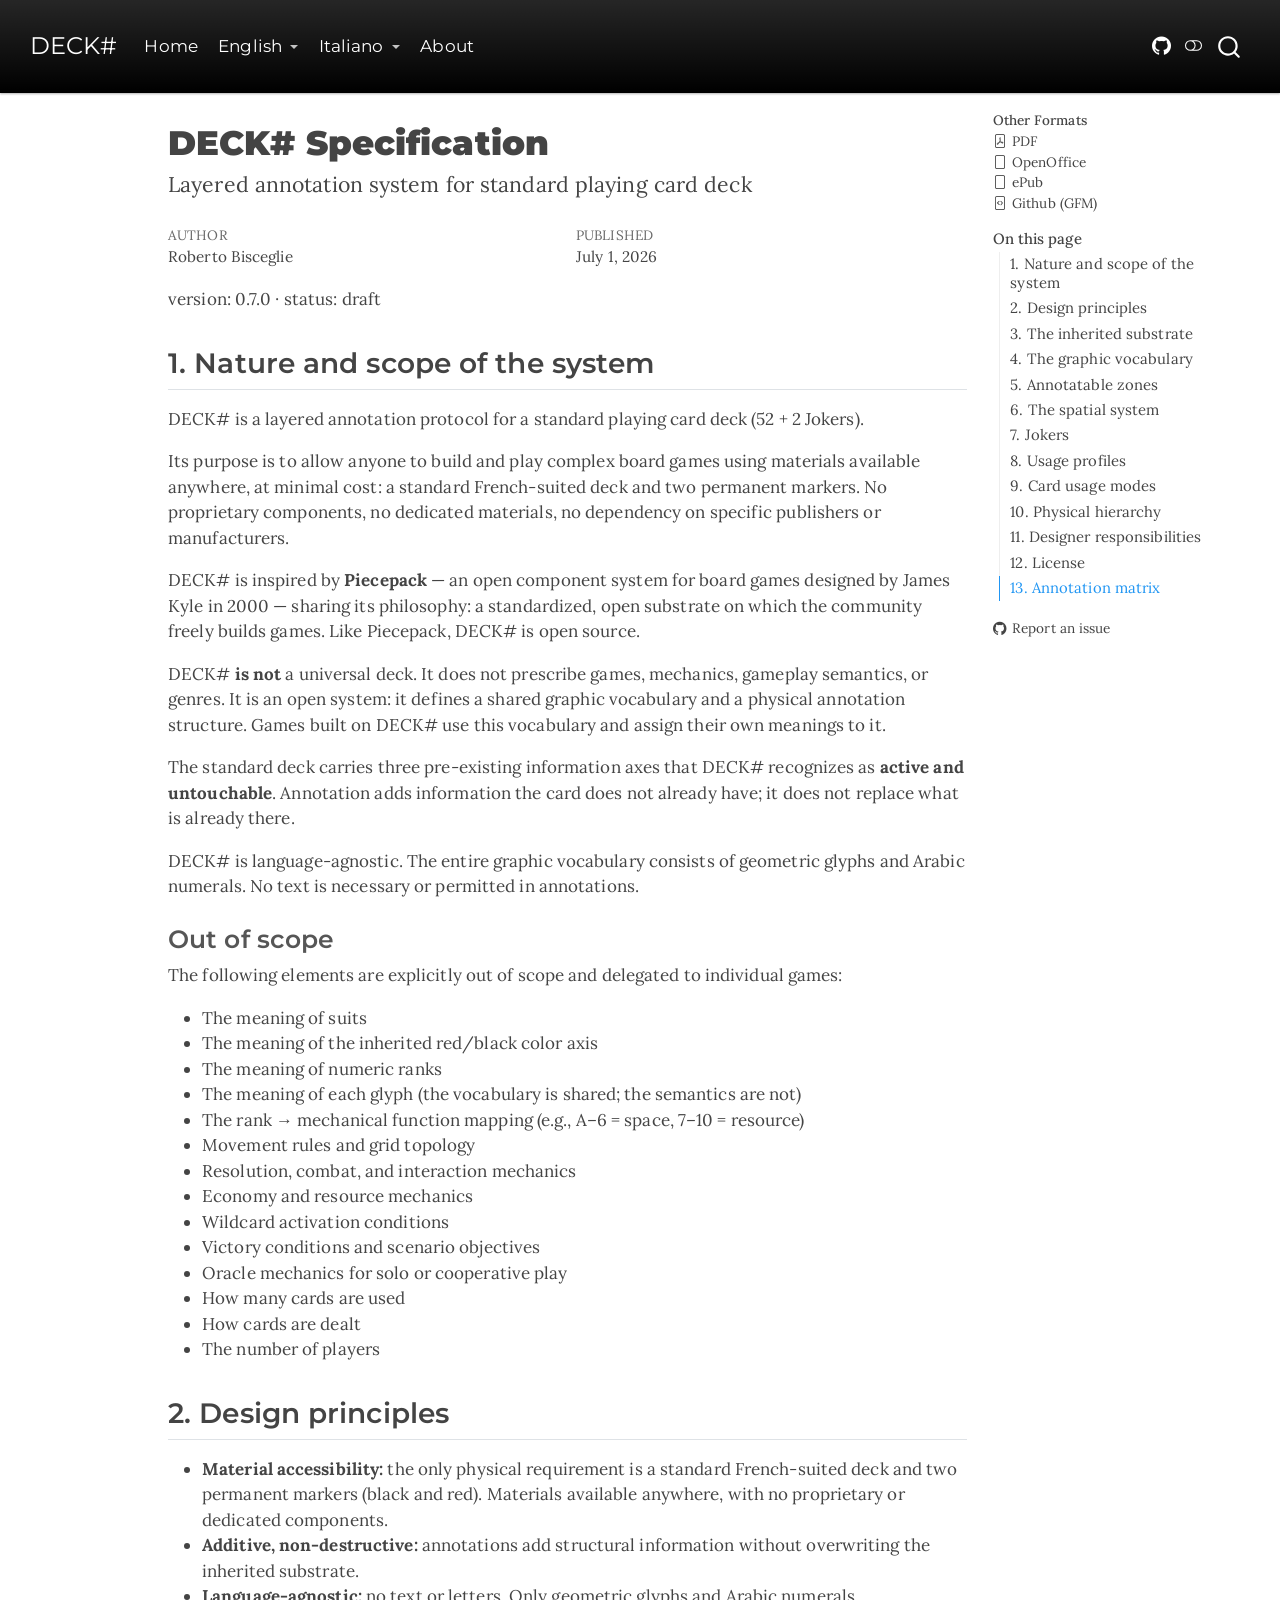
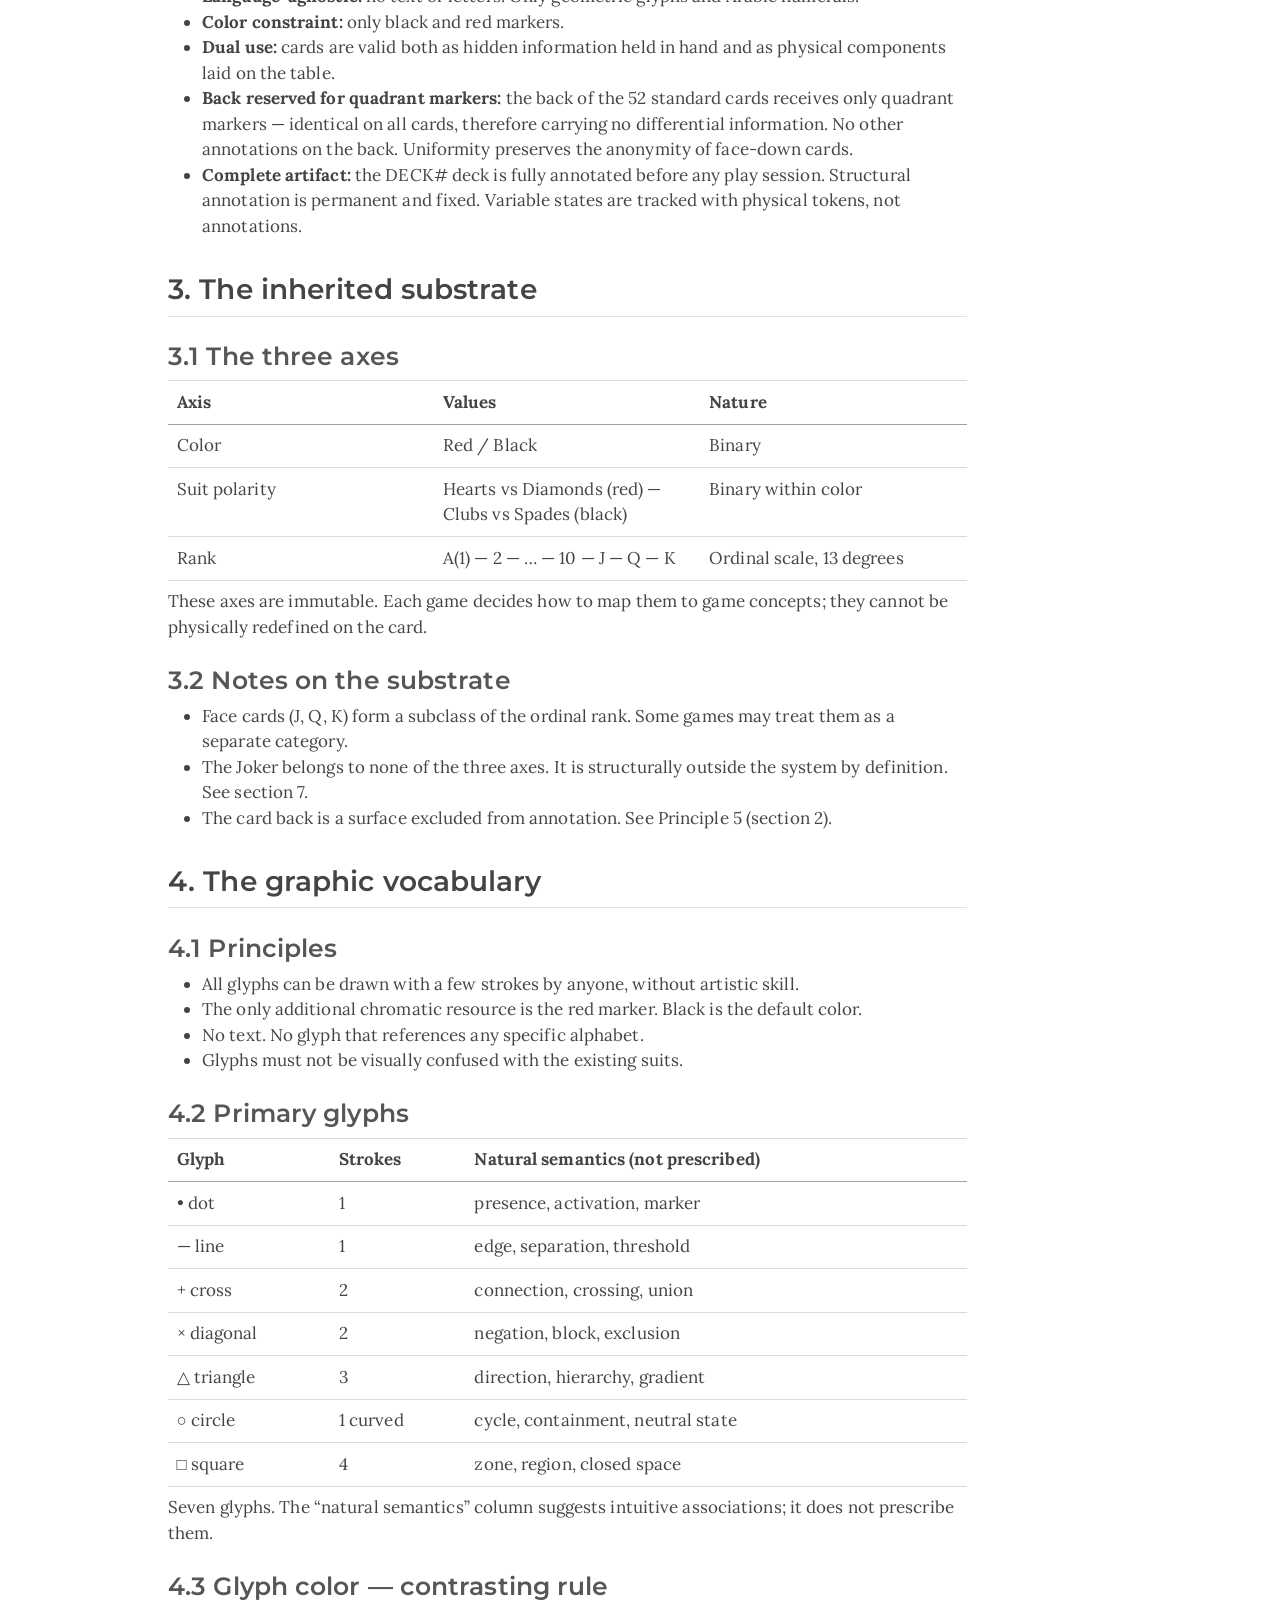
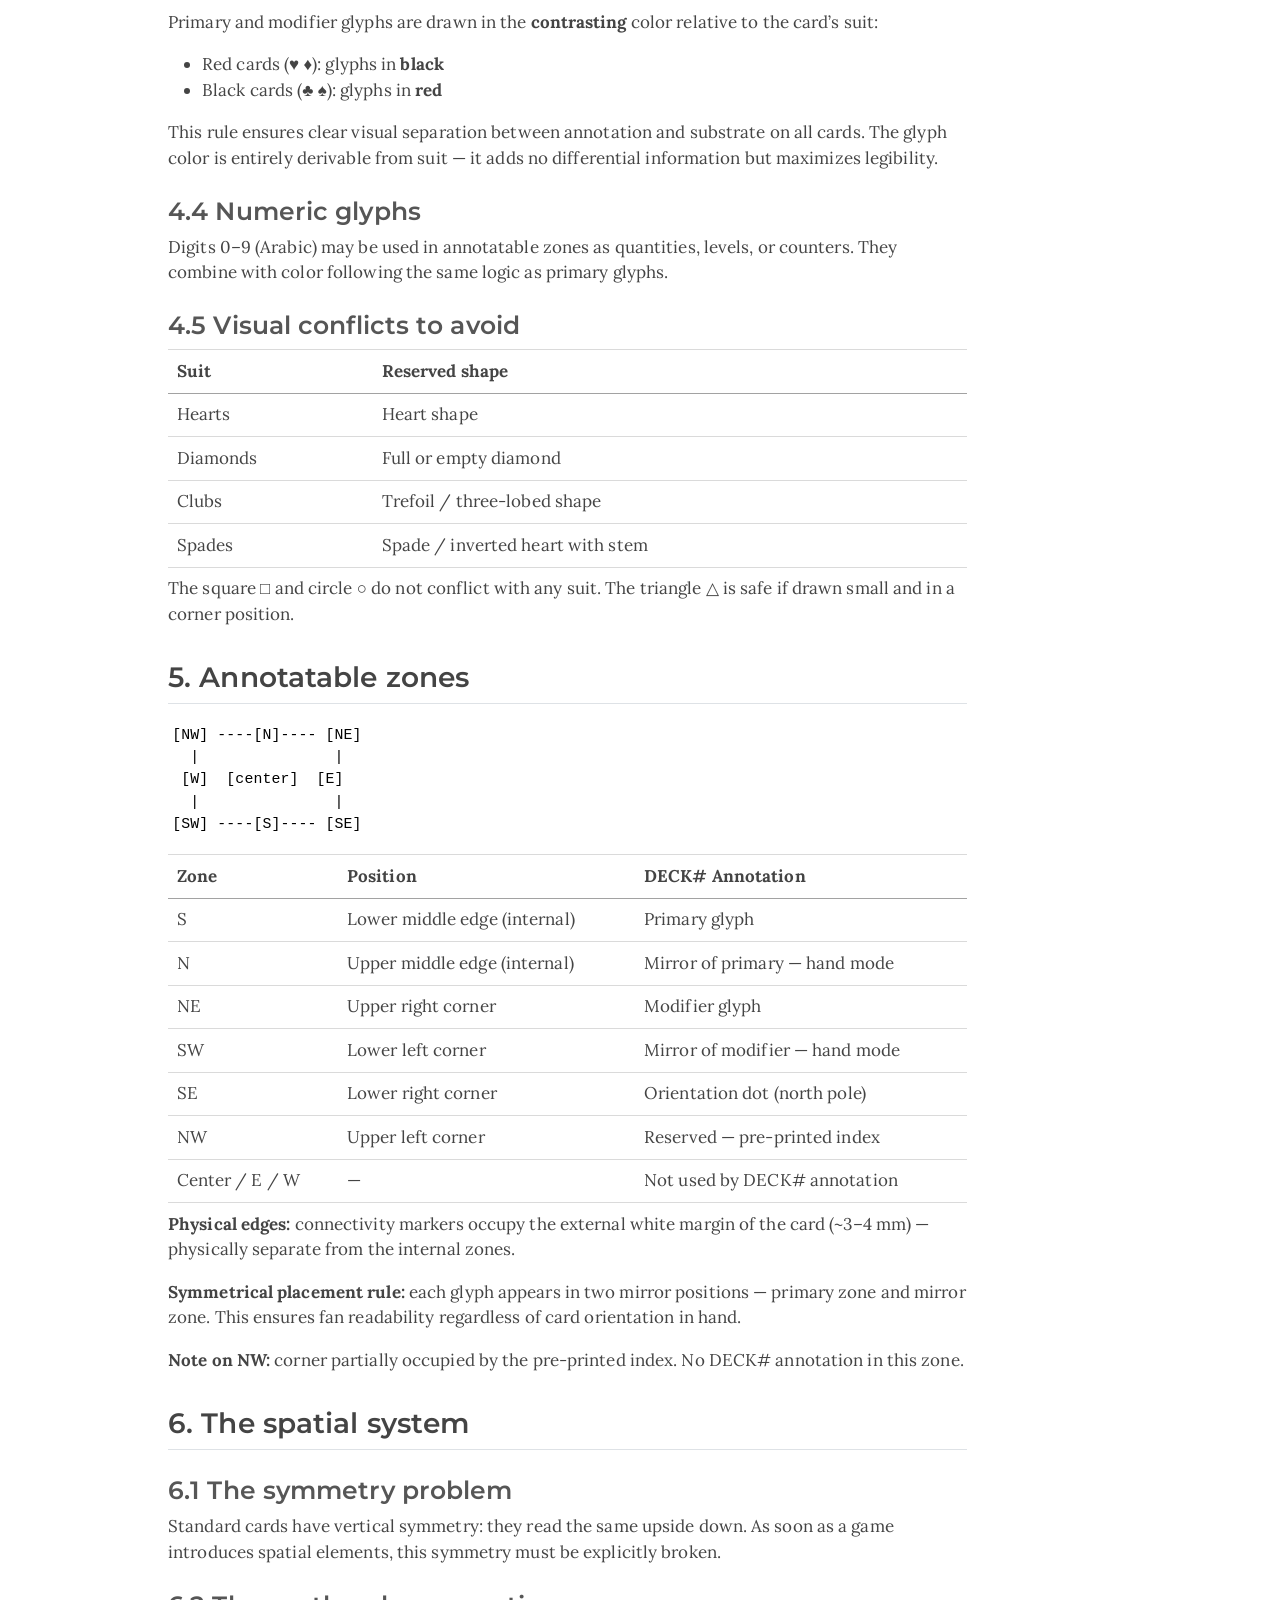
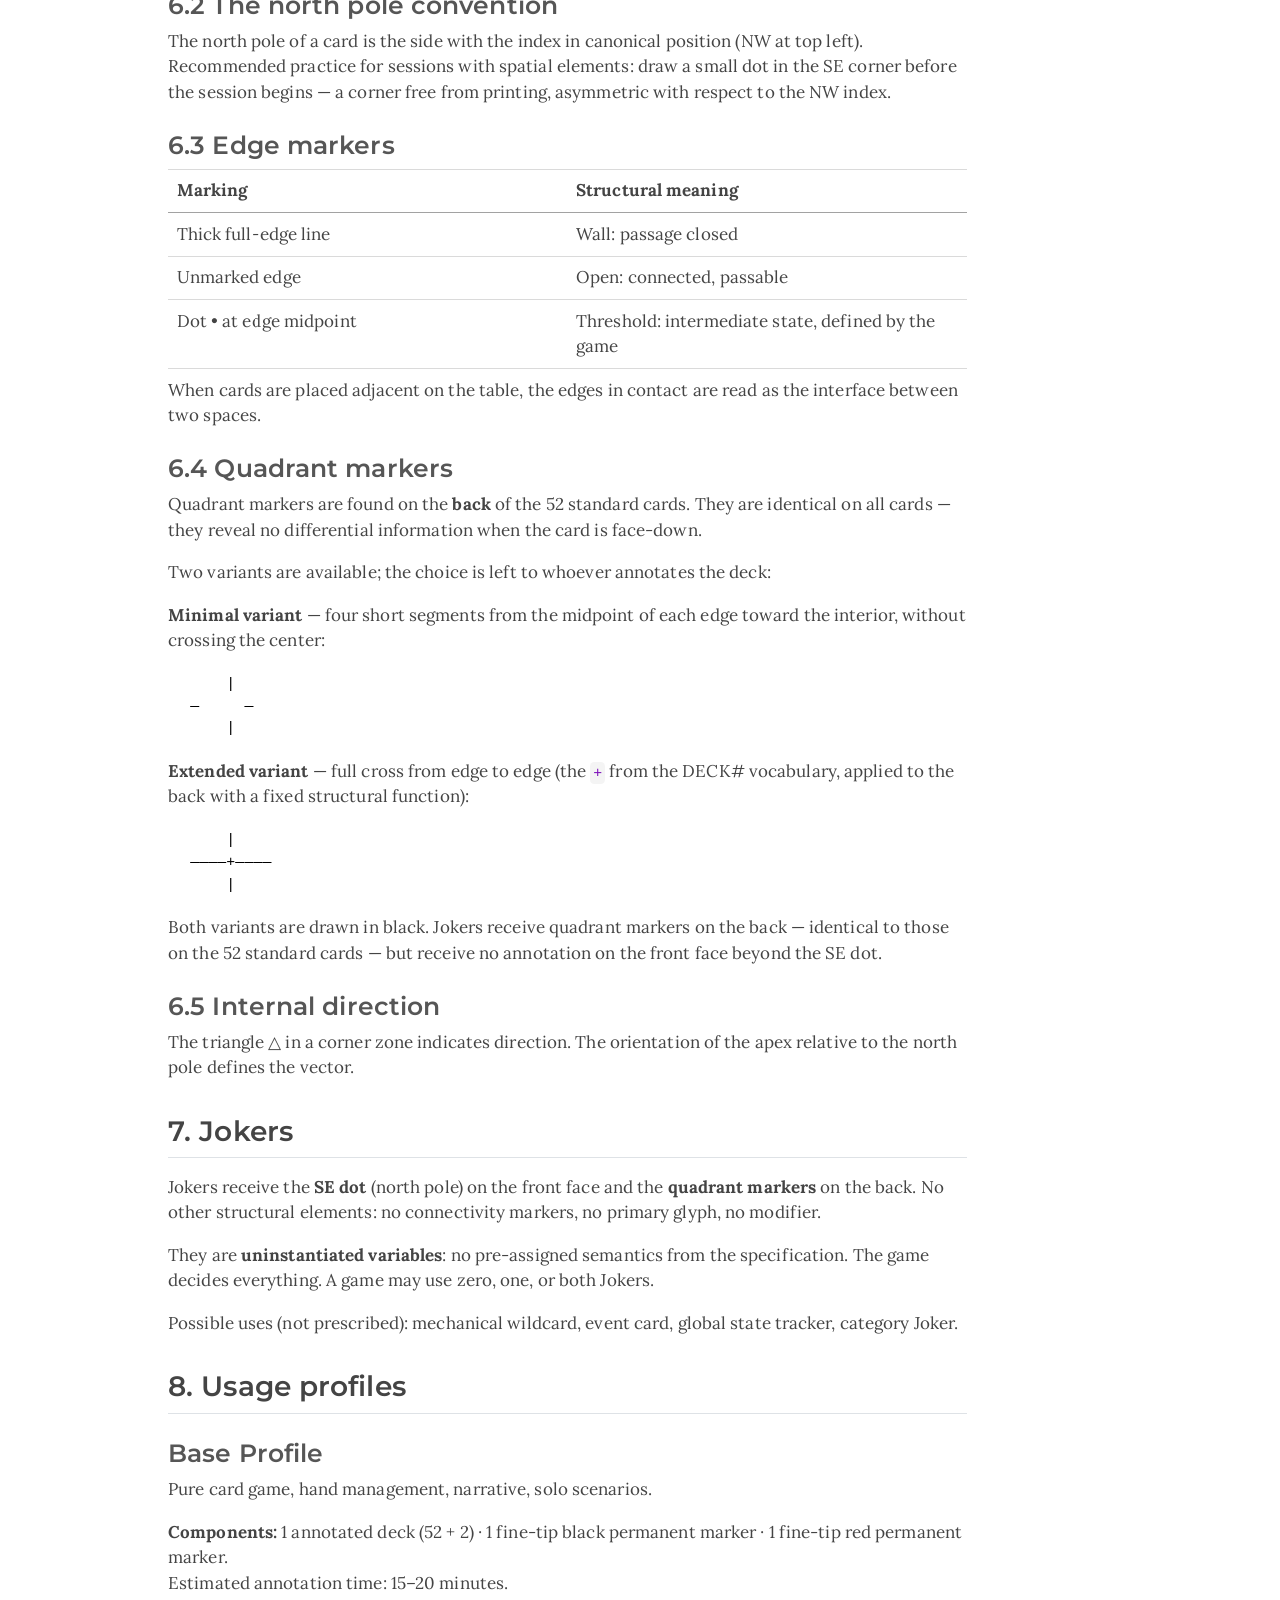
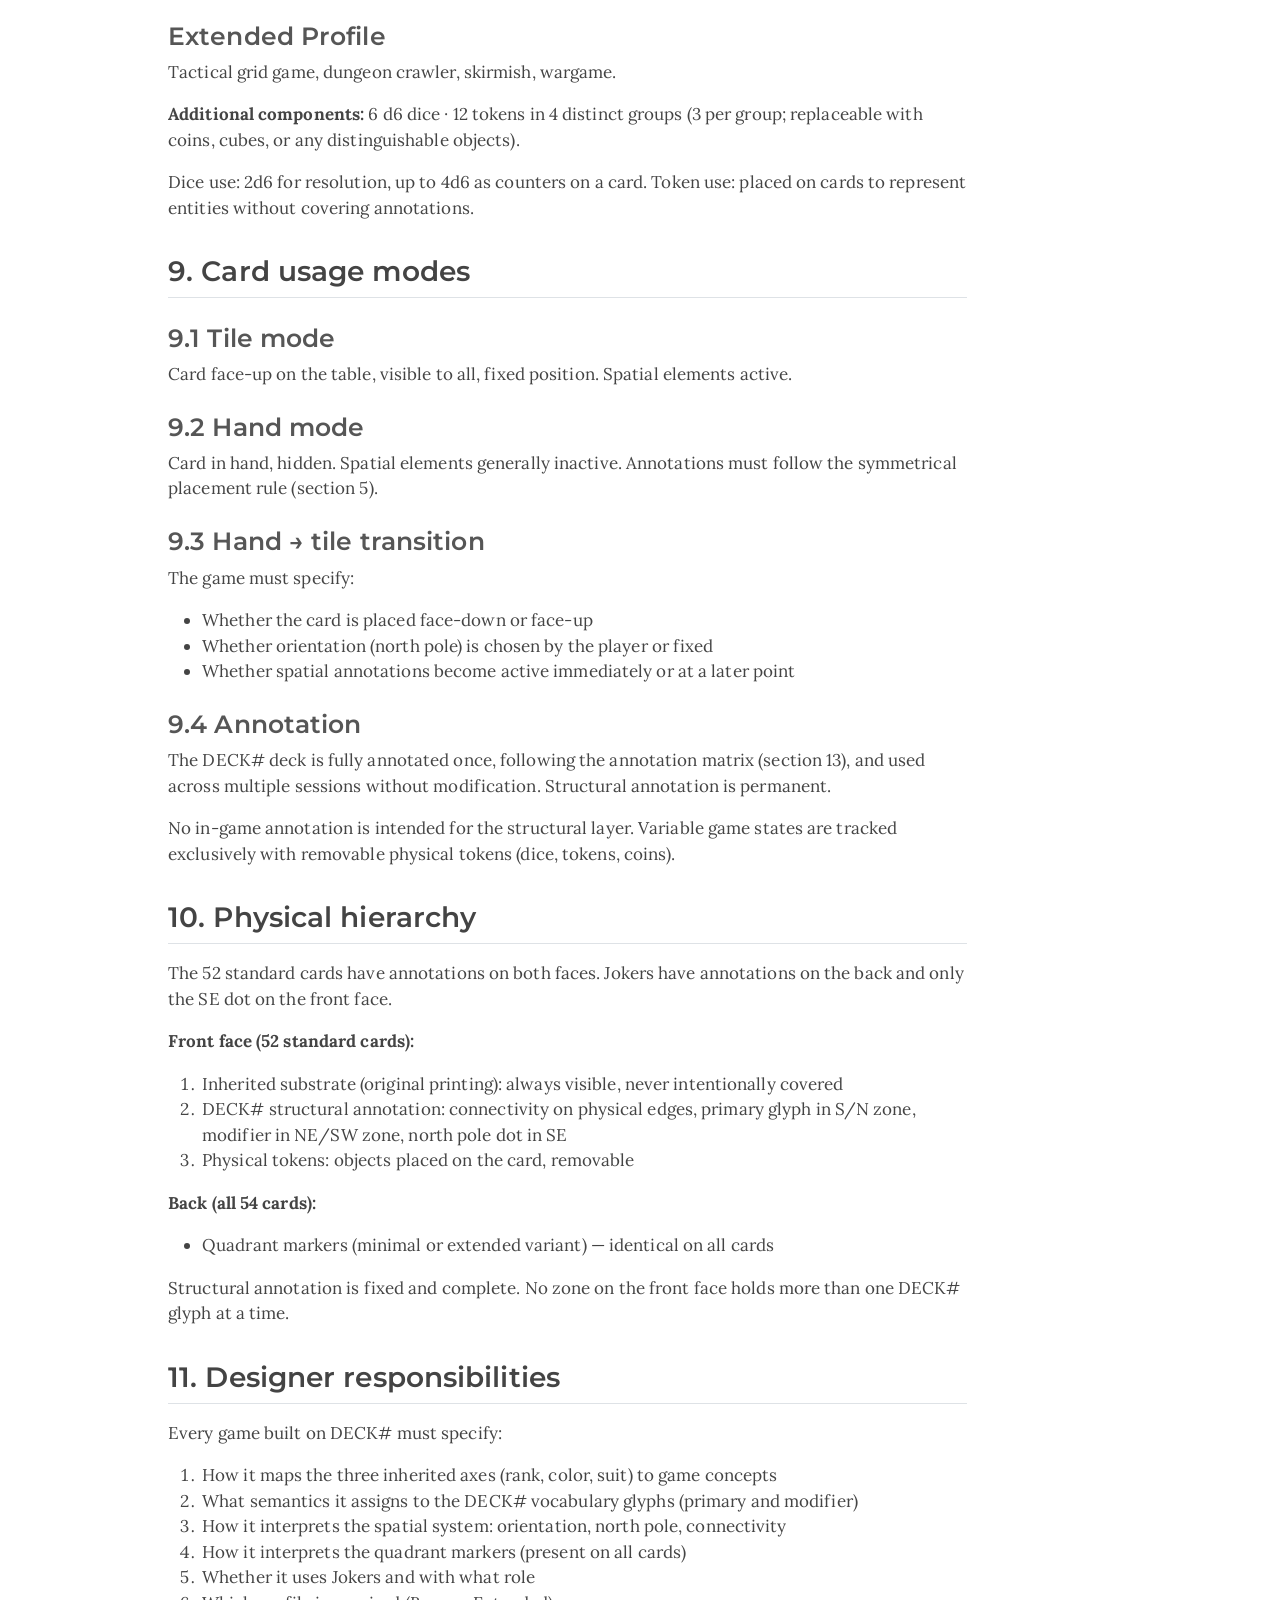
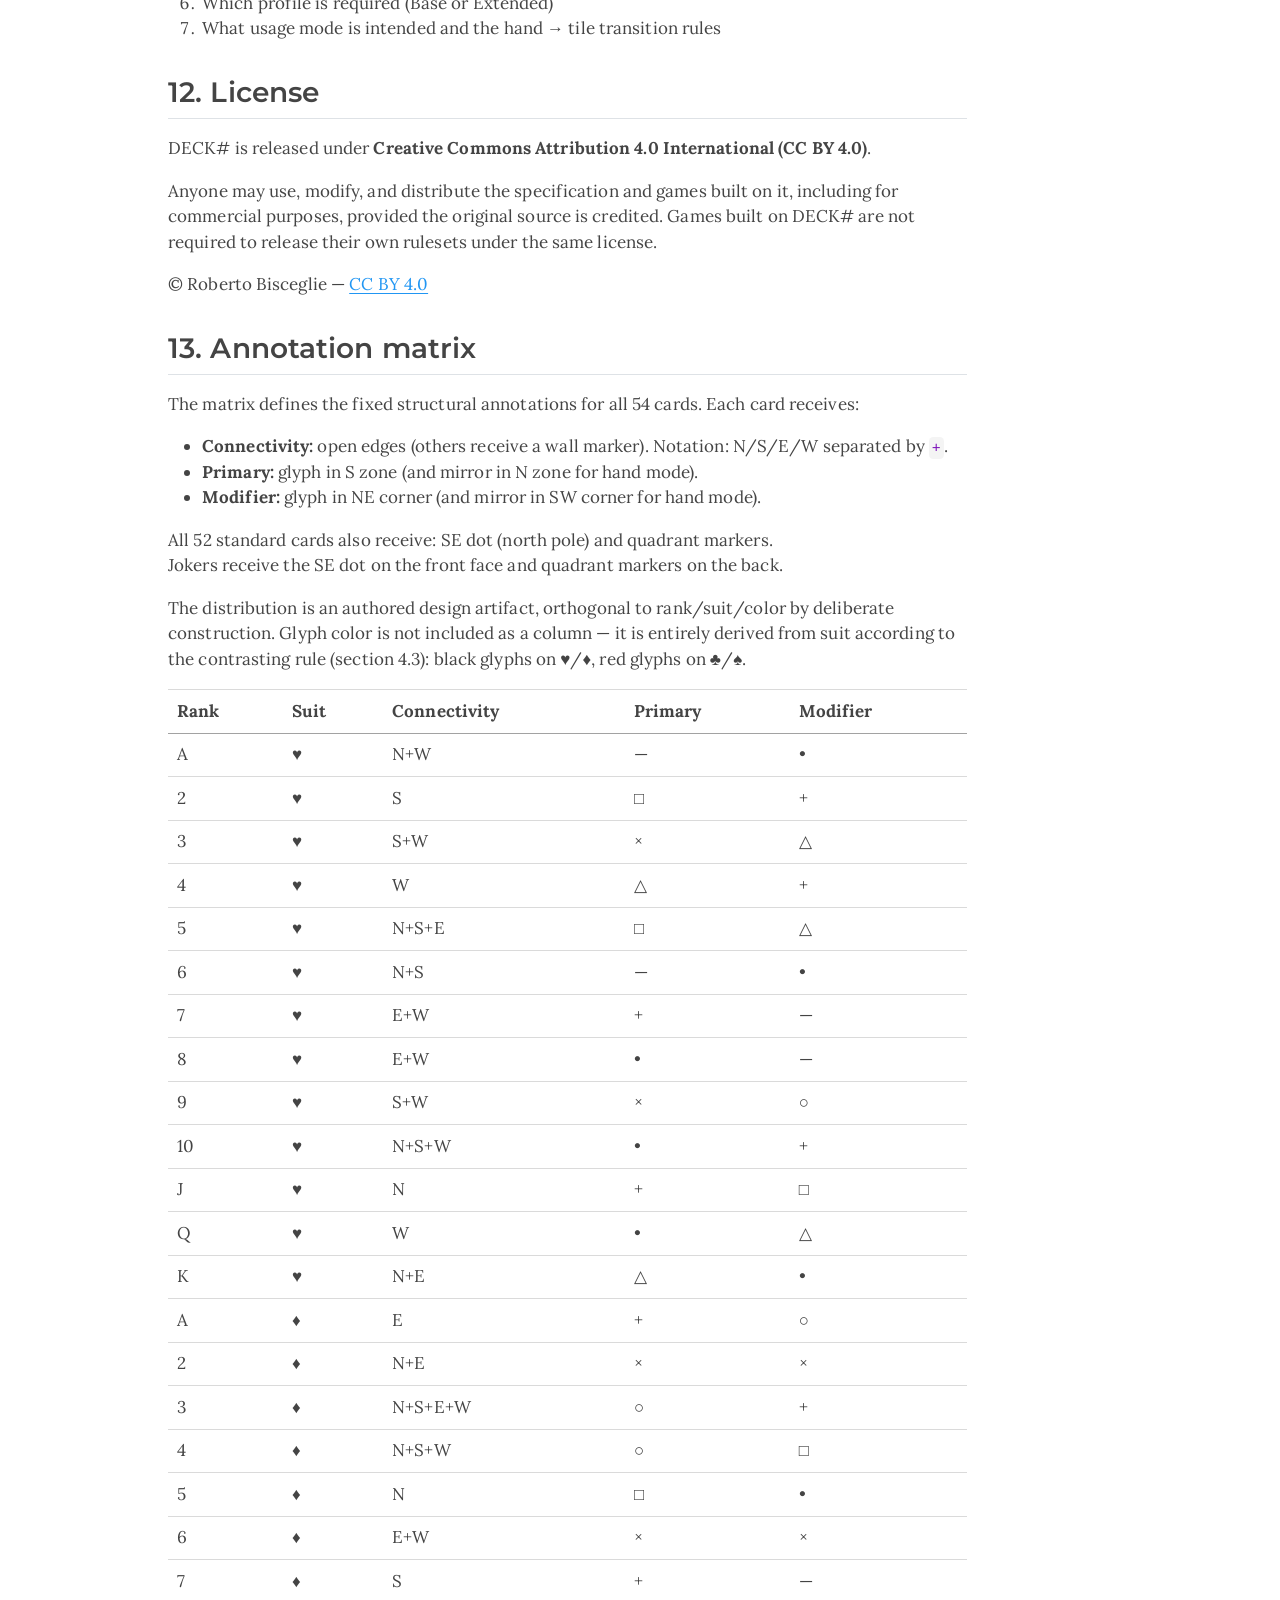
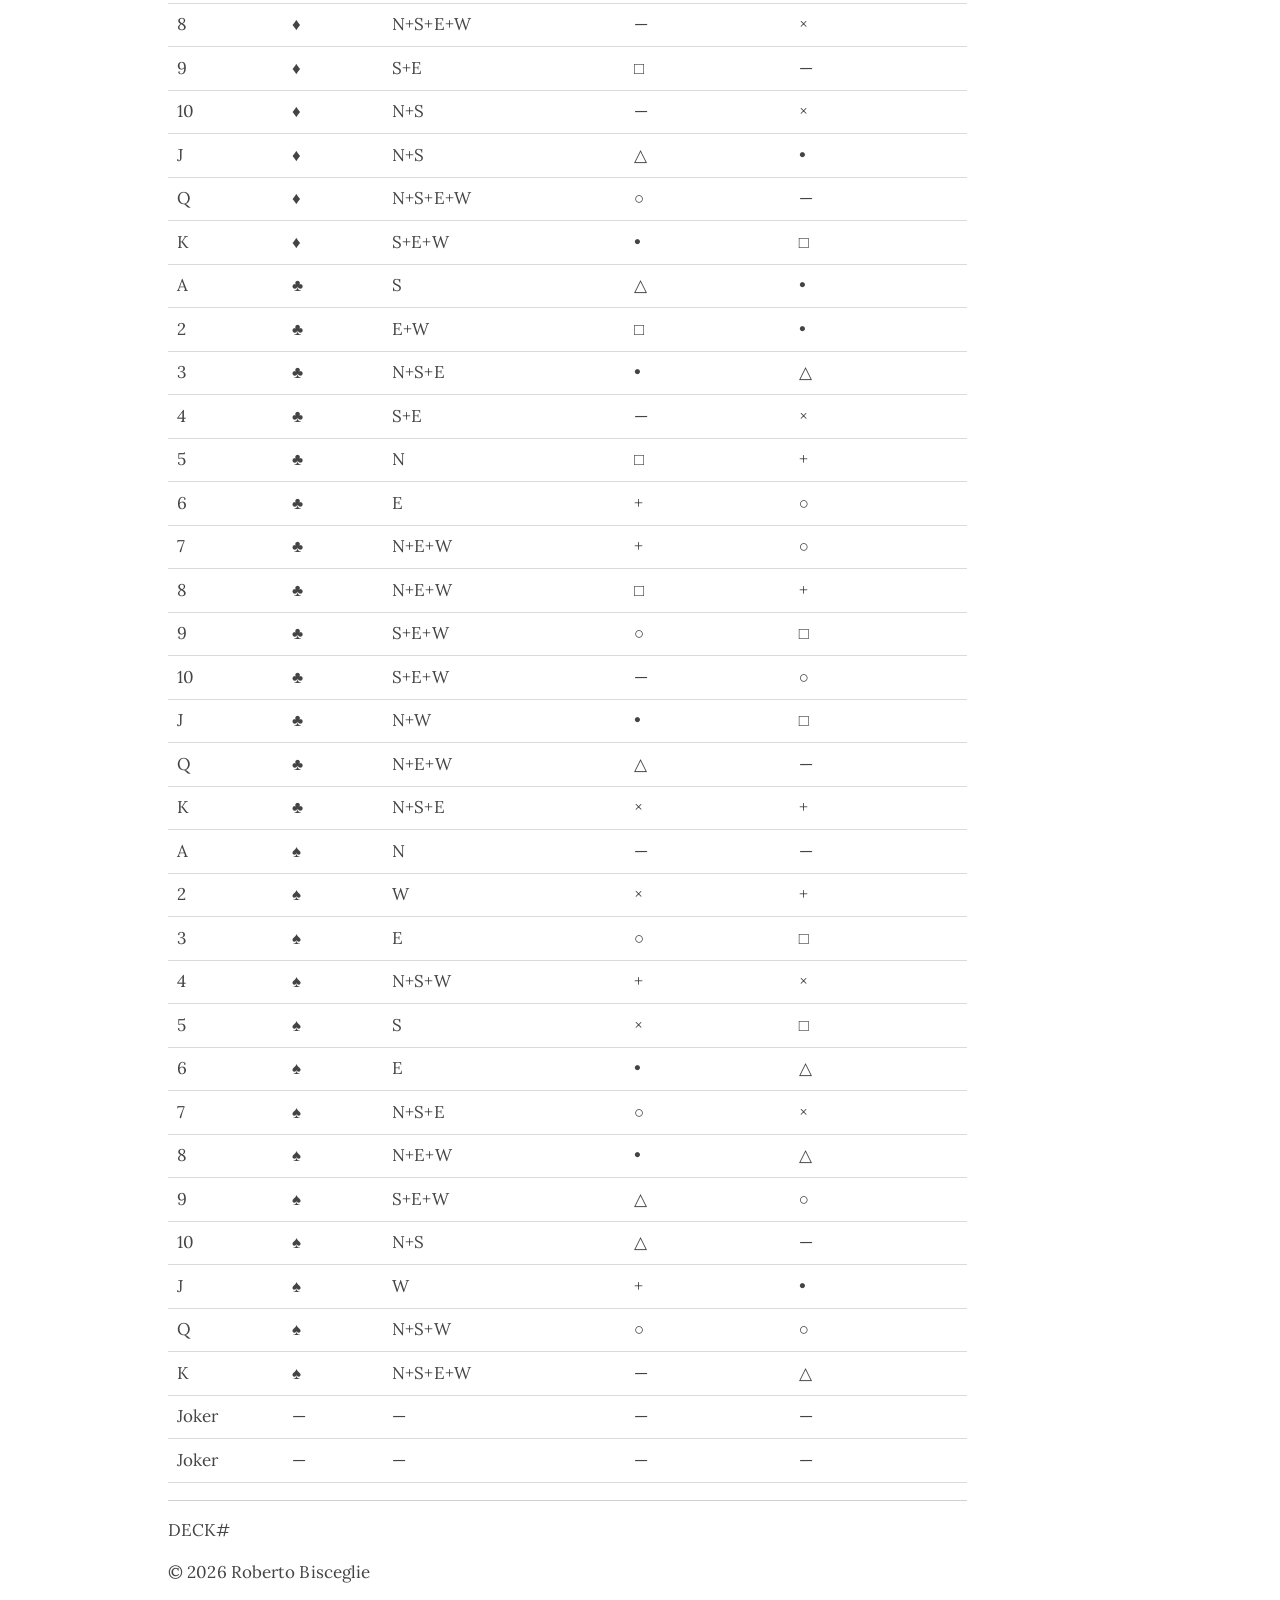
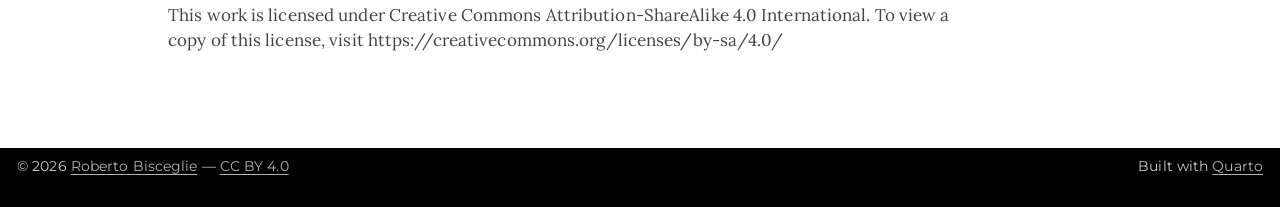
<file: docs/en/decksharp_specs.html>
<!DOCTYPE html>
<html xmlns="http://www.w3.org/1999/xhtml" lang="en" xml:lang="en"><head>

<meta charset="utf-8">
<meta name="generator" content="quarto-1.9.38">

<meta name="viewport" content="width=device-width, initial-scale=1.0, user-scalable=yes">

<meta name="author" content="Roberto Bisceglie">
<meta name="dcterms.date" content="2026-07-01">

<title>DECK# Specification – DECK#</title>
<style>
/* Default styles provided by pandoc.
** See https://pandoc.org/MANUAL.html#variables-for-html for config info.
*/
code{white-space: pre-wrap;}
span.smallcaps{font-variant: small-caps;}
div.columns{display: flex; gap: min(4vw, 1.5em);}
div.column{flex: auto; overflow-x: auto;}
div.hanging-indent{margin-left: 1.5em; text-indent: -1.5em;}
ul.task-list{list-style: none;}
ul.task-list li input[type="checkbox"] {
  width: 0.8em;
  margin: 0 0.8em 0.2em -1em; /* quarto-specific, see https://github.com/quarto-dev/quarto-cli/issues/4556 */ 
  vertical-align: middle;
}
</style>


<script src="../../site_libs/quarto-nav/quarto-nav.js"></script>
<script src="../../site_libs/quarto-nav/headroom.min.js"></script>
<script src="../../site_libs/clipboard/clipboard.min.js"></script>
<script src="../../site_libs/quarto-search/autocomplete.umd.js"></script>
<script src="../../site_libs/quarto-search/fuse.min.js"></script>
<script src="../../site_libs/quarto-search/quarto-search.js"></script>
<meta name="quarto:offset" content="../../">
<link href="../../docs/assets/logo.svg" rel="icon" type="image/svg+xml">
<script src="../../site_libs/quarto-html/quarto.js" type="module"></script>
<script src="../../site_libs/quarto-html/tabsets/tabsets.js" type="module"></script>
<script src="../../site_libs/quarto-html/popper.min.js"></script>
<script src="../../site_libs/quarto-html/tippy.umd.min.js"></script>
<script src="../../site_libs/quarto-html/anchor.min.js"></script>
<link href="../../site_libs/quarto-html/tippy.css" rel="stylesheet">
<link href="../../site_libs/quarto-html/quarto-syntax-highlighting-15634bcf2e68342d4ad2dfa704d543f6.css" rel="stylesheet" class="quarto-color-scheme" id="quarto-text-highlighting-styles">
<link href="../../site_libs/quarto-html/quarto-syntax-highlighting-dark-0a6b7249c26820e032cb0bd839ff02b1.css" rel="stylesheet" class="quarto-color-scheme quarto-color-alternate" id="quarto-text-highlighting-styles">
<link href="../../site_libs/quarto-html/quarto-syntax-highlighting-15634bcf2e68342d4ad2dfa704d543f6.css" rel="stylesheet" class="quarto-color-scheme-extra" id="quarto-text-highlighting-styles">
<script src="../../site_libs/bootstrap/bootstrap.min.js"></script>
<link href="../../site_libs/bootstrap/bootstrap-icons.css" rel="stylesheet">
<link href="../../site_libs/bootstrap/bootstrap-421f92b7efeafb8936a62dbbb3c9442a.min.css" rel="stylesheet" append-hash="true" class="quarto-color-scheme" id="quarto-bootstrap" data-mode="light">
<link href="../../site_libs/bootstrap/bootstrap-dark-1afb3e959ab81541f25277dd6a6313c8.min.css" rel="stylesheet" append-hash="true" class="quarto-color-scheme quarto-color-alternate" id="quarto-bootstrap" data-mode="dark">
<link href="../../site_libs/bootstrap/bootstrap-421f92b7efeafb8936a62dbbb3c9442a.min.css" rel="stylesheet" append-hash="true" class="quarto-color-scheme-extra" id="quarto-bootstrap" data-mode="light">
<script id="quarto-search-options" type="application/json">{
  "location": "navbar",
  "copy-button": false,
  "collapse-after": 3,
  "panel-placement": "end",
  "type": "overlay",
  "limit": 50,
  "keyboard-shortcut": [
    "f",
    "/",
    "s"
  ],
  "show-item-context": false,
  "language": {
    "search-no-results-text": "No results",
    "search-matching-documents-text": "matching documents",
    "search-copy-link-title": "Copy link to search",
    "search-hide-matches-text": "Hide additional matches",
    "search-more-match-text": "more match in this document",
    "search-more-matches-text": "more matches in this document",
    "search-clear-button-title": "Clear",
    "search-text-placeholder": "",
    "search-detached-cancel-button-title": "Cancel",
    "search-submit-button-title": "Submit",
    "search-label": "Search"
  }
}</script>
<link rel="preconnect" href="https://fonts.googleapis.com">
<link rel="preconnect" href="https://fonts.gstatic.com" crossorigin="">
<link href="https://fonts.googleapis.com/css2?family=Lora:ital,wght@0,400;0,600;1,400&amp;family=Montserrat:wght@400;600;700;900&amp;display=swap" rel="stylesheet">


</head>

<body class="nav-fixed quarto-light"><script id="quarto-html-before-body" type="application/javascript">
    const toggleBodyColorMode = (bsSheetEl) => {
      const mode = bsSheetEl.getAttribute("data-mode");
      const bodyEl = window.document.querySelector("body");
      if (mode === "dark") {
        bodyEl.classList.add("quarto-dark");
        bodyEl.classList.remove("quarto-light");
      } else {
        bodyEl.classList.add("quarto-light");
        bodyEl.classList.remove("quarto-dark");
      }
    }
    const toggleBodyColorPrimary = () => {
      const bsSheetEl = window.document.querySelector("link#quarto-bootstrap:not([rel=disabled-stylesheet])");
      if (bsSheetEl) {
        toggleBodyColorMode(bsSheetEl);
      }
    }
    const setColorSchemeToggle = (alternate) => {
      const toggles = window.document.querySelectorAll('.quarto-color-scheme-toggle');
      for (let i=0; i < toggles.length; i++) {
        const toggle = toggles[i];
        if (toggle) {
          if (alternate) {
            toggle.classList.add("alternate");
          } else {
            toggle.classList.remove("alternate");
          }
        }
      }
    };
    const toggleColorMode = (alternate) => {
      // Switch the stylesheets
      const primaryStylesheets = window.document.querySelectorAll('link.quarto-color-scheme:not(.quarto-color-alternate)');
      const alternateStylesheets = window.document.querySelectorAll('link.quarto-color-scheme.quarto-color-alternate');
      manageTransitions('#quarto-margin-sidebar .nav-link', false);
      if (alternate) {
        // note: dark is layered on light, we don't disable primary!
        enableStylesheet(alternateStylesheets);
        for (const sheetNode of alternateStylesheets) {
          if (sheetNode.id === "quarto-bootstrap") {
            toggleBodyColorMode(sheetNode);
          }
        }
      } else {
        disableStylesheet(alternateStylesheets);
        enableStylesheet(primaryStylesheets)
        toggleBodyColorPrimary();
      }
      manageTransitions('#quarto-margin-sidebar .nav-link', true);
      // Switch the toggles
      setColorSchemeToggle(alternate)
      // Hack to workaround the fact that safari doesn't
      // properly recolor the scrollbar when toggling (#1455)
      if (navigator.userAgent.indexOf('Safari') > 0 && navigator.userAgent.indexOf('Chrome') == -1) {
        manageTransitions("body", false);
        window.scrollTo(0, 1);
        setTimeout(() => {
          window.scrollTo(0, 0);
          manageTransitions("body", true);
        }, 40);
      }
    }
    const disableStylesheet = (stylesheets) => {
      for (let i=0; i < stylesheets.length; i++) {
        const stylesheet = stylesheets[i];
        stylesheet.rel = 'disabled-stylesheet';
      }
    }
    const enableStylesheet = (stylesheets) => {
      for (let i=0; i < stylesheets.length; i++) {
        const stylesheet = stylesheets[i];
        if(stylesheet.rel !== 'stylesheet') { // for Chrome, which will still FOUC without this check
          stylesheet.rel = 'stylesheet';
        }
      }
    }
    const manageTransitions = (selector, allowTransitions) => {
      const els = window.document.querySelectorAll(selector);
      for (let i=0; i < els.length; i++) {
        const el = els[i];
        if (allowTransitions) {
          el.classList.remove('notransition');
        } else {
          el.classList.add('notransition');
        }
      }
    }
    const isFileUrl = () => {
      return window.location.protocol === 'file:';
    }
    const hasAlternateSentinel = () => {
      let styleSentinel = getColorSchemeSentinel();
      if (styleSentinel !== null) {
        return styleSentinel === "alternate";
      } else {
        return false;
      }
    }
    const setStyleSentinel = (alternate) => {
      const value = alternate ? "alternate" : "default";
      if (!isFileUrl()) {
        window.localStorage.setItem("quarto-color-scheme", value);
      } else {
        localAlternateSentinel = value;
      }
    }
    const getColorSchemeSentinel = () => {
      if (!isFileUrl()) {
        const storageValue = window.localStorage.getItem("quarto-color-scheme");
        return storageValue != null ? storageValue : localAlternateSentinel;
      } else {
        return localAlternateSentinel;
      }
    }
    const toggleGiscusIfUsed = (isAlternate, darkModeDefault) => {
      const baseTheme = document.querySelector('#giscus-base-theme')?.value ?? 'light';
      const alternateTheme = document.querySelector('#giscus-alt-theme')?.value ?? 'dark';
      let newTheme = '';
      if(authorPrefersDark) {
        newTheme = isAlternate ? baseTheme : alternateTheme;
      } else {
        newTheme = isAlternate ? alternateTheme : baseTheme;
      }
      const changeGiscusTheme = () => {
        // From: https://github.com/giscus/giscus/issues/336
        const sendMessage = (message) => {
          const iframe = document.querySelector('iframe.giscus-frame');
          if (!iframe) return;
          iframe.contentWindow.postMessage({ giscus: message }, 'https://giscus.app');
        }
        sendMessage({
          setConfig: {
            theme: newTheme
          }
        });
      }
      const isGiscussLoaded = window.document.querySelector('iframe.giscus-frame') !== null;
      if (isGiscussLoaded) {
        changeGiscusTheme();
      }
    };
    const authorPrefersDark = false;
    const darkModeDefault = authorPrefersDark;
      document.querySelector('link#quarto-text-highlighting-styles.quarto-color-scheme-extra').rel = 'disabled-stylesheet';
      document.querySelector('link#quarto-bootstrap.quarto-color-scheme-extra').rel = 'disabled-stylesheet';
    let localAlternateSentinel = darkModeDefault ? 'alternate' : 'default';
    // Dark / light mode switch
    window.quartoToggleColorScheme = () => {
      // Read the current dark / light value
      let toAlternate = !hasAlternateSentinel();
      toggleColorMode(toAlternate);
      setStyleSentinel(toAlternate);
      toggleGiscusIfUsed(toAlternate, darkModeDefault);
      window.dispatchEvent(new Event('resize'));
    };
    // Switch to dark mode if need be
    if (hasAlternateSentinel()) {
      toggleColorMode(true);
    } else {
      toggleColorMode(false);
    }
  </script>

<div id="quarto-search-results"></div>
  <header id="quarto-header" class="headroom fixed-top">
    <nav class="navbar navbar-expand-lg " data-bs-theme="dark">
      <div class="navbar-container container-fluid">
      <div class="navbar-brand-container mx-auto">
    <a class="navbar-brand" href="../../index.html">
    <span class="navbar-title">DECK#</span>
    </a>
  </div>
            <div id="quarto-search" class="" title="Search"></div>
          <button class="navbar-toggler" type="button" data-bs-toggle="collapse" data-bs-target="#navbarCollapse" aria-controls="navbarCollapse" role="menu" aria-expanded="false" aria-label="Toggle navigation" onclick="if (window.quartoToggleHeadroom) { window.quartoToggleHeadroom(); }">
  <span class="navbar-toggler-icon"></span>
</button>
          <div class="collapse navbar-collapse" id="navbarCollapse">
            <ul class="navbar-nav navbar-nav-scroll me-auto">
  <li class="nav-item">
    <a class="nav-link" href="../../index.html"> 
<span class="menu-text">Home</span></a>
  </li>  
  <li class="nav-item dropdown ">
    <a class="nav-link dropdown-toggle" href="#" id="nav-menu-english" role="link" data-bs-toggle="dropdown" aria-expanded="false">
 <span class="menu-text">English</span>
    </a>
    <ul class="dropdown-menu" aria-labelledby="nav-menu-english">    
        <li>
    <a class="dropdown-item" href="../../docs/en/decksharp_specs.html">
 <span class="dropdown-text">Specification</span></a>
  </li>  
        <li>
    <a class="dropdown-item" href="../../docs/en/decksharp_annotation_guide.html">
 <span class="dropdown-text">Annotation Guide</span></a>
  </li>  
        <li>
    <a class="dropdown-item" href="../../docs/en/decksharp_design_guide.html">
 <span class="dropdown-text">Design Guide</span></a>
  </li>  
        <li>
    <a class="dropdown-item" href="../../docs/en/decksharp_notes.html">
 <span class="dropdown-text">Design Notes</span></a>
  </li>  
    </ul>
  </li>
  <li class="nav-item dropdown ">
    <a class="nav-link dropdown-toggle" href="#" id="nav-menu-italiano" role="link" data-bs-toggle="dropdown" aria-expanded="false">
 <span class="menu-text">Italiano</span>
    </a>
    <ul class="dropdown-menu" aria-labelledby="nav-menu-italiano">    
        <li>
    <a class="dropdown-item" href="../../docs/it/decksharp_specs.html">
 <span class="dropdown-text">Specifiche</span></a>
  </li>  
        <li>
    <a class="dropdown-item" href="../../docs/it/decksharp_guida_annotazione.html">
 <span class="dropdown-text">Guida all’Annotazione</span></a>
  </li>  
        <li>
    <a class="dropdown-item" href="../../docs/it/decksharp_guida_design.html">
 <span class="dropdown-text">Guida al Design</span></a>
  </li>  
        <li>
    <a class="dropdown-item" href="../../docs/it/decksharp_notes.html">
 <span class="dropdown-text">Note di Design</span></a>
  </li>  
    </ul>
  </li>
  <li class="nav-item">
    <a class="nav-link" href="../../docs/about.html"> 
<span class="menu-text">About</span></a>
  </li>  
</ul>
            <ul class="navbar-nav navbar-nav-scroll ms-auto">
  <li class="nav-item compact">
    <a class="nav-link" href="https://github.com/zeruhur/decksharp"> <i class="bi bi-github" role="img">
</i> 
<span class="menu-text"></span></a>
  </li>  
</ul>
          </div> <!-- /navcollapse -->
            <div class="quarto-navbar-tools">
  <a href="" class="quarto-color-scheme-toggle quarto-navigation-tool  px-1" onclick="window.quartoToggleColorScheme(); return false;" title="Toggle dark mode"><i class="bi"></i></a>
</div>
      </div> <!-- /container-fluid -->
    </nav>
</header>
<!-- content -->
<div id="quarto-content" class="quarto-container page-columns page-rows-contents page-layout-article page-navbar">
<!-- sidebar -->
<!-- margin-sidebar -->
    <div id="quarto-margin-sidebar" class="sidebar margin-sidebar">
        <nav id="TOC" role="doc-toc" class="toc-active">
    <h2 id="toc-title">On this page</h2>
   
  <ul>
  <li><a href="#nature-and-scope-of-the-system" id="toc-nature-and-scope-of-the-system" class="nav-link active" data-scroll-target="#nature-and-scope-of-the-system">1. Nature and scope of the system</a>
  <ul class="collapse">
  <li><a href="#out-of-scope" id="toc-out-of-scope" class="nav-link" data-scroll-target="#out-of-scope">Out of scope</a></li>
  </ul></li>
  <li><a href="#design-principles" id="toc-design-principles" class="nav-link" data-scroll-target="#design-principles">2. Design principles</a></li>
  <li><a href="#the-inherited-substrate" id="toc-the-inherited-substrate" class="nav-link" data-scroll-target="#the-inherited-substrate">3. The inherited substrate</a>
  <ul class="collapse">
  <li><a href="#the-three-axes" id="toc-the-three-axes" class="nav-link" data-scroll-target="#the-three-axes">3.1 The three axes</a></li>
  <li><a href="#notes-on-the-substrate" id="toc-notes-on-the-substrate" class="nav-link" data-scroll-target="#notes-on-the-substrate">3.2 Notes on the substrate</a></li>
  </ul></li>
  <li><a href="#the-graphic-vocabulary" id="toc-the-graphic-vocabulary" class="nav-link" data-scroll-target="#the-graphic-vocabulary">4. The graphic vocabulary</a>
  <ul class="collapse">
  <li><a href="#principles" id="toc-principles" class="nav-link" data-scroll-target="#principles">4.1 Principles</a></li>
  <li><a href="#primary-glyphs" id="toc-primary-glyphs" class="nav-link" data-scroll-target="#primary-glyphs">4.2 Primary glyphs</a></li>
  <li><a href="#glyph-color-contrasting-rule" id="toc-glyph-color-contrasting-rule" class="nav-link" data-scroll-target="#glyph-color-contrasting-rule">4.3 Glyph color — contrasting rule</a></li>
  <li><a href="#numeric-glyphs" id="toc-numeric-glyphs" class="nav-link" data-scroll-target="#numeric-glyphs">4.4 Numeric glyphs</a></li>
  <li><a href="#visual-conflicts-to-avoid" id="toc-visual-conflicts-to-avoid" class="nav-link" data-scroll-target="#visual-conflicts-to-avoid">4.5 Visual conflicts to avoid</a></li>
  </ul></li>
  <li><a href="#annotatable-zones" id="toc-annotatable-zones" class="nav-link" data-scroll-target="#annotatable-zones">5. Annotatable zones</a></li>
  <li><a href="#the-spatial-system" id="toc-the-spatial-system" class="nav-link" data-scroll-target="#the-spatial-system">6. The spatial system</a>
  <ul class="collapse">
  <li><a href="#the-symmetry-problem" id="toc-the-symmetry-problem" class="nav-link" data-scroll-target="#the-symmetry-problem">6.1 The symmetry problem</a></li>
  <li><a href="#the-north-pole-convention" id="toc-the-north-pole-convention" class="nav-link" data-scroll-target="#the-north-pole-convention">6.2 The north pole convention</a></li>
  <li><a href="#edge-markers" id="toc-edge-markers" class="nav-link" data-scroll-target="#edge-markers">6.3 Edge markers</a></li>
  <li><a href="#quadrant-markers" id="toc-quadrant-markers" class="nav-link" data-scroll-target="#quadrant-markers">6.4 Quadrant markers</a></li>
  <li><a href="#internal-direction" id="toc-internal-direction" class="nav-link" data-scroll-target="#internal-direction">6.5 Internal direction</a></li>
  </ul></li>
  <li><a href="#jokers" id="toc-jokers" class="nav-link" data-scroll-target="#jokers">7. Jokers</a></li>
  <li><a href="#usage-profiles" id="toc-usage-profiles" class="nav-link" data-scroll-target="#usage-profiles">8. Usage profiles</a>
  <ul class="collapse">
  <li><a href="#base-profile" id="toc-base-profile" class="nav-link" data-scroll-target="#base-profile">Base Profile</a></li>
  <li><a href="#extended-profile" id="toc-extended-profile" class="nav-link" data-scroll-target="#extended-profile">Extended Profile</a></li>
  </ul></li>
  <li><a href="#card-usage-modes" id="toc-card-usage-modes" class="nav-link" data-scroll-target="#card-usage-modes">9. Card usage modes</a>
  <ul class="collapse">
  <li><a href="#tile-mode" id="toc-tile-mode" class="nav-link" data-scroll-target="#tile-mode">9.1 Tile mode</a></li>
  <li><a href="#hand-mode" id="toc-hand-mode" class="nav-link" data-scroll-target="#hand-mode">9.2 Hand mode</a></li>
  <li><a href="#hand-tile-transition" id="toc-hand-tile-transition" class="nav-link" data-scroll-target="#hand-tile-transition">9.3 Hand → tile transition</a></li>
  <li><a href="#annotation" id="toc-annotation" class="nav-link" data-scroll-target="#annotation">9.4 Annotation</a></li>
  </ul></li>
  <li><a href="#physical-hierarchy" id="toc-physical-hierarchy" class="nav-link" data-scroll-target="#physical-hierarchy">10. Physical hierarchy</a></li>
  <li><a href="#designer-responsibilities" id="toc-designer-responsibilities" class="nav-link" data-scroll-target="#designer-responsibilities">11. Designer responsibilities</a></li>
  <li><a href="#license" id="toc-license" class="nav-link" data-scroll-target="#license">12. License</a></li>
  <li><a href="#annotation-matrix" id="toc-annotation-matrix" class="nav-link" data-scroll-target="#annotation-matrix">13. Annotation matrix</a></li>
  </ul>
<div class="toc-actions"><ul><li><a href="https://github.com/zeruhur/decksharp/issues/new" class="toc-action"><i class="bi bi-github"></i>Report an issue</a></li></ul></div><div class="quarto-alternate-formats"><h2>Other Formats</h2><ul><li><a href="decksharp_specs.pdf"><i class="bi bi-file-pdf"></i>PDF</a></li><li><a href="decksharp_specs.odt"><i class="bi bi-file"></i>OpenOffice</a></li><li><a href="decksharp_specs.epub"><i class="bi bi-file"></i>ePub</a></li><li><a href="decksharp_specs-gfm.md"><i class="bi bi-file-code"></i>Github (GFM)</a></li></ul></div></nav>
    </div>
<!-- main -->
<main class="content" id="quarto-document-content">


<header id="title-block-header" class="quarto-title-block default">
<div class="quarto-title">
<h1 class="title">DECK# Specification</h1>
<p class="subtitle lead">Layered annotation system for standard playing card deck</p>
</div>



<div class="quarto-title-meta">

    <div>
    <div class="quarto-title-meta-heading">Author</div>
    <div class="quarto-title-meta-contents">
             <p>Roberto Bisceglie </p>
          </div>
  </div>
    
    <div>
    <div class="quarto-title-meta-heading">Published</div>
    <div class="quarto-title-meta-contents">
      <p class="date">July 1, 2026</p>
    </div>
  </div>
  
    
  </div>
  


</header>


<p>version: 0.7.0 · status: draft</p>
<section id="nature-and-scope-of-the-system" class="level2">
<h2 class="anchored" data-anchor-id="nature-and-scope-of-the-system">1. Nature and scope of the system</h2>
<p>DECK# is a layered annotation protocol for a standard playing card deck (52 + 2 Jokers).</p>
<p>Its purpose is to allow anyone to build and play complex board games using materials available anywhere, at minimal cost: a standard French-suited deck and two permanent markers. No proprietary components, no dedicated materials, no dependency on specific publishers or manufacturers.</p>
<p>DECK# is inspired by <strong>Piecepack</strong> — an open component system for board games designed by James Kyle in 2000 — sharing its philosophy: a standardized, open substrate on which the community freely builds games. Like Piecepack, DECK# is open source.</p>
<p>DECK# <strong>is not</strong> a universal deck. It does not prescribe games, mechanics, gameplay semantics, or genres. It is an open system: it defines a shared graphic vocabulary and a physical annotation structure. Games built on DECK# use this vocabulary and assign their own meanings to it.</p>
<p>The standard deck carries three pre-existing information axes that DECK# recognizes as <strong>active and untouchable</strong>. Annotation adds information the card does not already have; it does not replace what is already there.</p>
<p>DECK# is language-agnostic. The entire graphic vocabulary consists of geometric glyphs and Arabic numerals. No text is necessary or permitted in annotations.</p>
<section id="out-of-scope" class="level3">
<h3 class="anchored" data-anchor-id="out-of-scope">Out of scope</h3>
<p>The following elements are explicitly out of scope and delegated to individual games:</p>
<ul>
<li>The meaning of suits</li>
<li>The meaning of the inherited red/black color axis</li>
<li>The meaning of numeric ranks</li>
<li>The meaning of each glyph (the vocabulary is shared; the semantics are not)</li>
<li>The rank → mechanical function mapping (e.g., A–6 = space, 7–10 = resource)</li>
<li>Movement rules and grid topology</li>
<li>Resolution, combat, and interaction mechanics</li>
<li>Economy and resource mechanics</li>
<li>Wildcard activation conditions</li>
<li>Victory conditions and scenario objectives</li>
<li>Oracle mechanics for solo or cooperative play</li>
<li>How many cards are used</li>
<li>How cards are dealt</li>
<li>The number of players</li>
</ul>
</section>
</section>
<section id="design-principles" class="level2">
<h2 class="anchored" data-anchor-id="design-principles">2. Design principles</h2>
<ul>
<li><strong>Material accessibility:</strong> the only physical requirement is a standard French-suited deck and two permanent markers (black and red). Materials available anywhere, with no proprietary or dedicated components.</li>
<li><strong>Additive, non-destructive:</strong> annotations add structural information without overwriting the inherited substrate.</li>
<li><strong>Language-agnostic:</strong> no text or letters. Only geometric glyphs and Arabic numerals.</li>
<li><strong>Color constraint:</strong> only black and red markers.</li>
<li><strong>Dual use:</strong> cards are valid both as hidden information held in hand and as physical components laid on the table.</li>
<li><strong>Back reserved for quadrant markers:</strong> the back of the 52 standard cards receives only quadrant markers — identical on all cards, therefore carrying no differential information. No other annotations on the back. Uniformity preserves the anonymity of face-down cards.</li>
<li><strong>Complete artifact:</strong> the DECK# deck is fully annotated before any play session. Structural annotation is permanent and fixed. Variable states are tracked with physical tokens, not annotations.</li>
</ul>
</section>
<section id="the-inherited-substrate" class="level2">
<h2 class="anchored" data-anchor-id="the-inherited-substrate">3. The inherited substrate</h2>
<section id="the-three-axes" class="level3">
<h3 class="anchored" data-anchor-id="the-three-axes">3.1 The three axes</h3>
<table class="caption-top table">
<colgroup>
<col style="width: 33%">
<col style="width: 33%">
<col style="width: 33%">
</colgroup>
<thead>
<tr class="header">
<th>Axis</th>
<th>Values</th>
<th>Nature</th>
</tr>
</thead>
<tbody>
<tr class="odd">
<td>Color</td>
<td>Red / Black</td>
<td>Binary</td>
</tr>
<tr class="even">
<td>Suit polarity</td>
<td>Hearts vs Diamonds (red) — Clubs vs Spades (black)</td>
<td>Binary within color</td>
</tr>
<tr class="odd">
<td>Rank</td>
<td>A(1) — 2 — … — 10 — J — Q — K</td>
<td>Ordinal scale, 13 degrees</td>
</tr>
</tbody>
</table>
<p>These axes are immutable. Each game decides how to map them to game concepts; they cannot be physically redefined on the card.</p>
</section>
<section id="notes-on-the-substrate" class="level3">
<h3 class="anchored" data-anchor-id="notes-on-the-substrate">3.2 Notes on the substrate</h3>
<ul>
<li>Face cards (J, Q, K) form a subclass of the ordinal rank. Some games may treat them as a separate category.</li>
<li>The Joker belongs to none of the three axes. It is structurally outside the system by definition. See section 7.</li>
<li>The card back is a surface excluded from annotation. See Principle 5 (section 2).</li>
</ul>
</section>
</section>
<section id="the-graphic-vocabulary" class="level2">
<h2 class="anchored" data-anchor-id="the-graphic-vocabulary">4. The graphic vocabulary</h2>
<section id="principles" class="level3">
<h3 class="anchored" data-anchor-id="principles">4.1 Principles</h3>
<ul>
<li>All glyphs can be drawn with a few strokes by anyone, without artistic skill.</li>
<li>The only additional chromatic resource is the red marker. Black is the default color.</li>
<li>No text. No glyph that references any specific alphabet.</li>
<li>Glyphs must not be visually confused with the existing suits.</li>
</ul>
</section>
<section id="primary-glyphs" class="level3">
<h3 class="anchored" data-anchor-id="primary-glyphs">4.2 Primary glyphs</h3>
<table class="caption-top table">
<thead>
<tr class="header">
<th>Glyph</th>
<th>Strokes</th>
<th>Natural semantics (not prescribed)</th>
</tr>
</thead>
<tbody>
<tr class="odd">
<td>• dot</td>
<td>1</td>
<td>presence, activation, marker</td>
</tr>
<tr class="even">
<td>— line</td>
<td>1</td>
<td>edge, separation, threshold</td>
</tr>
<tr class="odd">
<td>+ cross</td>
<td>2</td>
<td>connection, crossing, union</td>
</tr>
<tr class="even">
<td>× diagonal</td>
<td>2</td>
<td>negation, block, exclusion</td>
</tr>
<tr class="odd">
<td>△ triangle</td>
<td>3</td>
<td>direction, hierarchy, gradient</td>
</tr>
<tr class="even">
<td>○ circle</td>
<td>1 curved</td>
<td>cycle, containment, neutral state</td>
</tr>
<tr class="odd">
<td>□ square</td>
<td>4</td>
<td>zone, region, closed space</td>
</tr>
</tbody>
</table>
<p>Seven glyphs. The “natural semantics” column suggests intuitive associations; it does not prescribe them.</p>
</section>
<section id="glyph-color-contrasting-rule" class="level3">
<h3 class="anchored" data-anchor-id="glyph-color-contrasting-rule">4.3 Glyph color — contrasting rule</h3>
<p>Primary and modifier glyphs are drawn in the <strong>contrasting</strong> color relative to the card’s suit:</p>
<ul>
<li>Red cards (♥ ♦): glyphs in <strong>black</strong></li>
<li>Black cards (♣ ♠): glyphs in <strong>red</strong></li>
</ul>
<p>This rule ensures clear visual separation between annotation and substrate on all cards. The glyph color is entirely derivable from suit — it adds no differential information but maximizes legibility.</p>
</section>
<section id="numeric-glyphs" class="level3">
<h3 class="anchored" data-anchor-id="numeric-glyphs">4.4 Numeric glyphs</h3>
<p>Digits 0–9 (Arabic) may be used in annotatable zones as quantities, levels, or counters. They combine with color following the same logic as primary glyphs.</p>
</section>
<section id="visual-conflicts-to-avoid" class="level3">
<h3 class="anchored" data-anchor-id="visual-conflicts-to-avoid">4.5 Visual conflicts to avoid</h3>
<table class="caption-top table">
<thead>
<tr class="header">
<th>Suit</th>
<th>Reserved shape</th>
</tr>
</thead>
<tbody>
<tr class="odd">
<td>Hearts</td>
<td>Heart shape</td>
</tr>
<tr class="even">
<td>Diamonds</td>
<td>Full or empty diamond</td>
</tr>
<tr class="odd">
<td>Clubs</td>
<td>Trefoil / three-lobed shape</td>
</tr>
<tr class="even">
<td>Spades</td>
<td>Spade / inverted heart with stem</td>
</tr>
</tbody>
</table>
<p>The square □ and circle ○ do not conflict with any suit. The triangle △ is safe if drawn small and in a corner position.</p>
</section>
</section>
<section id="annotatable-zones" class="level2">
<h2 class="anchored" data-anchor-id="annotatable-zones">5. Annotatable zones</h2>
<pre><code>[NW] ----[N]---- [NE]
  |               |
 [W]  [center]  [E]
  |               |
[SW] ----[S]---- [SE]</code></pre>
<table class="caption-top table">
<thead>
<tr class="header">
<th>Zone</th>
<th>Position</th>
<th>DECK# Annotation</th>
</tr>
</thead>
<tbody>
<tr class="odd">
<td>S</td>
<td>Lower middle edge (internal)</td>
<td>Primary glyph</td>
</tr>
<tr class="even">
<td>N</td>
<td>Upper middle edge (internal)</td>
<td>Mirror of primary — hand mode</td>
</tr>
<tr class="odd">
<td>NE</td>
<td>Upper right corner</td>
<td>Modifier glyph</td>
</tr>
<tr class="even">
<td>SW</td>
<td>Lower left corner</td>
<td>Mirror of modifier — hand mode</td>
</tr>
<tr class="odd">
<td>SE</td>
<td>Lower right corner</td>
<td>Orientation dot (north pole)</td>
</tr>
<tr class="even">
<td>NW</td>
<td>Upper left corner</td>
<td>Reserved — pre-printed index</td>
</tr>
<tr class="odd">
<td>Center / E / W</td>
<td>—</td>
<td>Not used by DECK# annotation</td>
</tr>
</tbody>
</table>
<p><strong>Physical edges:</strong> connectivity markers occupy the external white margin of the card (~3–4 mm) — physically separate from the internal zones.</p>
<p><strong>Symmetrical placement rule:</strong> each glyph appears in two mirror positions — primary zone and mirror zone. This ensures fan readability regardless of card orientation in hand.</p>
<p><strong>Note on NW:</strong> corner partially occupied by the pre-printed index. No DECK# annotation in this zone.</p>
</section>
<section id="the-spatial-system" class="level2">
<h2 class="anchored" data-anchor-id="the-spatial-system">6. The spatial system</h2>
<section id="the-symmetry-problem" class="level3">
<h3 class="anchored" data-anchor-id="the-symmetry-problem">6.1 The symmetry problem</h3>
<p>Standard cards have vertical symmetry: they read the same upside down. As soon as a game introduces spatial elements, this symmetry must be explicitly broken.</p>
</section>
<section id="the-north-pole-convention" class="level3">
<h3 class="anchored" data-anchor-id="the-north-pole-convention">6.2 The north pole convention</h3>
<p>The north pole of a card is the side with the index in canonical position (NW at top left). Recommended practice for sessions with spatial elements: draw a small dot in the SE corner before the session begins — a corner free from printing, asymmetric with respect to the NW index.</p>
</section>
<section id="edge-markers" class="level3">
<h3 class="anchored" data-anchor-id="edge-markers">6.3 Edge markers</h3>
<table class="caption-top table">
<colgroup>
<col style="width: 50%">
<col style="width: 50%">
</colgroup>
<thead>
<tr class="header">
<th>Marking</th>
<th>Structural meaning</th>
</tr>
</thead>
<tbody>
<tr class="odd">
<td>Thick full-edge line</td>
<td>Wall: passage closed</td>
</tr>
<tr class="even">
<td>Unmarked edge</td>
<td>Open: connected, passable</td>
</tr>
<tr class="odd">
<td>Dot • at edge midpoint</td>
<td>Threshold: intermediate state, defined by the game</td>
</tr>
</tbody>
</table>
<p>When cards are placed adjacent on the table, the edges in contact are read as the interface between two spaces.</p>
</section>
<section id="quadrant-markers" class="level3">
<h3 class="anchored" data-anchor-id="quadrant-markers">6.4 Quadrant markers</h3>
<p>Quadrant markers are found on the <strong>back</strong> of the 52 standard cards. They are identical on all cards — they reveal no differential information when the card is face-down.</p>
<p>Two variants are available; the choice is left to whoever annotates the deck:</p>
<p><strong>Minimal variant</strong> — four short segments from the midpoint of each edge toward the interior, without crossing the center:</p>
<pre><code>      |
  —     —
      |</code></pre>
<p><strong>Extended variant</strong> — full cross from edge to edge (the <code>+</code> from the DECK# vocabulary, applied to the back with a fixed structural function):</p>
<pre><code>      |
  ————+————
      |</code></pre>
<p>Both variants are drawn in black. Jokers receive quadrant markers on the back — identical to those on the 52 standard cards — but receive no annotation on the front face beyond the SE dot.</p>
</section>
<section id="internal-direction" class="level3">
<h3 class="anchored" data-anchor-id="internal-direction">6.5 Internal direction</h3>
<p>The triangle △ in a corner zone indicates direction. The orientation of the apex relative to the north pole defines the vector.</p>
</section>
</section>
<section id="jokers" class="level2">
<h2 class="anchored" data-anchor-id="jokers">7. Jokers</h2>
<p>Jokers receive the <strong>SE dot</strong> (north pole) on the front face and the <strong>quadrant markers</strong> on the back. No other structural elements: no connectivity markers, no primary glyph, no modifier.</p>
<p>They are <strong>uninstantiated variables</strong>: no pre-assigned semantics from the specification. The game decides everything. A game may use zero, one, or both Jokers.</p>
<p>Possible uses (not prescribed): mechanical wildcard, event card, global state tracker, category Joker.</p>
</section>
<section id="usage-profiles" class="level2">
<h2 class="anchored" data-anchor-id="usage-profiles">8. Usage profiles</h2>
<section id="base-profile" class="level3">
<h3 class="anchored" data-anchor-id="base-profile">Base Profile</h3>
<p>Pure card game, hand management, narrative, solo scenarios.</p>
<p><strong>Components:</strong> 1 annotated deck (52 + 2) · 1 fine-tip black permanent marker · 1 fine-tip red permanent marker.<br>
Estimated annotation time: 15–20 minutes.</p>
</section>
<section id="extended-profile" class="level3">
<h3 class="anchored" data-anchor-id="extended-profile">Extended Profile</h3>
<p>Tactical grid game, dungeon crawler, skirmish, wargame.</p>
<p><strong>Additional components:</strong> 6 d6 dice · 12 tokens in 4 distinct groups (3 per group; replaceable with coins, cubes, or any distinguishable objects).</p>
<p>Dice use: 2d6 for resolution, up to 4d6 as counters on a card. Token use: placed on cards to represent entities without covering annotations.</p>
</section>
</section>
<section id="card-usage-modes" class="level2">
<h2 class="anchored" data-anchor-id="card-usage-modes">9. Card usage modes</h2>
<section id="tile-mode" class="level3">
<h3 class="anchored" data-anchor-id="tile-mode">9.1 Tile mode</h3>
<p>Card face-up on the table, visible to all, fixed position. Spatial elements active.</p>
</section>
<section id="hand-mode" class="level3">
<h3 class="anchored" data-anchor-id="hand-mode">9.2 Hand mode</h3>
<p>Card in hand, hidden. Spatial elements generally inactive. Annotations must follow the symmetrical placement rule (section 5).</p>
</section>
<section id="hand-tile-transition" class="level3">
<h3 class="anchored" data-anchor-id="hand-tile-transition">9.3 Hand → tile transition</h3>
<p>The game must specify:</p>
<ul>
<li>Whether the card is placed face-down or face-up</li>
<li>Whether orientation (north pole) is chosen by the player or fixed</li>
<li>Whether spatial annotations become active immediately or at a later point</li>
</ul>
</section>
<section id="annotation" class="level3">
<h3 class="anchored" data-anchor-id="annotation">9.4 Annotation</h3>
<p>The DECK# deck is fully annotated once, following the annotation matrix (section 13), and used across multiple sessions without modification. Structural annotation is permanent.</p>
<p>No in-game annotation is intended for the structural layer. Variable game states are tracked exclusively with removable physical tokens (dice, tokens, coins).</p>
</section>
</section>
<section id="physical-hierarchy" class="level2">
<h2 class="anchored" data-anchor-id="physical-hierarchy">10. Physical hierarchy</h2>
<p>The 52 standard cards have annotations on both faces. Jokers have annotations on the back and only the SE dot on the front face.</p>
<p><strong>Front face (52 standard cards):</strong></p>
<ol type="1">
<li>Inherited substrate (original printing): always visible, never intentionally covered</li>
<li>DECK# structural annotation: connectivity on physical edges, primary glyph in S/N zone, modifier in NE/SW zone, north pole dot in SE</li>
<li>Physical tokens: objects placed on the card, removable</li>
</ol>
<p><strong>Back (all 54 cards):</strong></p>
<ul>
<li>Quadrant markers (minimal or extended variant) — identical on all cards</li>
</ul>
<p>Structural annotation is fixed and complete. No zone on the front face holds more than one DECK# glyph at a time.</p>
</section>
<section id="designer-responsibilities" class="level2">
<h2 class="anchored" data-anchor-id="designer-responsibilities">11. Designer responsibilities</h2>
<p>Every game built on DECK# must specify:</p>
<ol type="1">
<li>How it maps the three inherited axes (rank, color, suit) to game concepts</li>
<li>What semantics it assigns to the DECK# vocabulary glyphs (primary and modifier)</li>
<li>How it interprets the spatial system: orientation, north pole, connectivity</li>
<li>How it interprets the quadrant markers (present on all cards)</li>
<li>Whether it uses Jokers and with what role</li>
<li>Which profile is required (Base or Extended)</li>
<li>What usage mode is intended and the hand → tile transition rules</li>
</ol>
</section>
<section id="license" class="level2">
<h2 class="anchored" data-anchor-id="license">12. License</h2>
<p>DECK# is released under <strong>Creative Commons Attribution 4.0 International (CC BY 4.0)</strong>.</p>
<p>Anyone may use, modify, and distribute the specification and games built on it, including for commercial purposes, provided the original source is credited. Games built on DECK# are not required to release their own rulesets under the same license.</p>
<p>© Roberto Bisceglie — <a href="https://creativecommons.org/licenses/by/4.0/">CC BY 4.0</a></p>
</section>
<section id="annotation-matrix" class="level2">
<h2 class="anchored" data-anchor-id="annotation-matrix">13. Annotation matrix</h2>
<p>The matrix defines the fixed structural annotations for all 54 cards. Each card receives:</p>
<ul>
<li><strong>Connectivity:</strong> open edges (others receive a wall marker). Notation: N/S/E/W separated by <code>+</code>.</li>
<li><strong>Primary:</strong> glyph in S zone (and mirror in N zone for hand mode).</li>
<li><strong>Modifier:</strong> glyph in NE corner (and mirror in SW corner for hand mode).</li>
</ul>
<p>All 52 standard cards also receive: SE dot (north pole) and quadrant markers.<br>
Jokers receive the SE dot on the front face and quadrant markers on the back.</p>
<p>The distribution is an authored design artifact, orthogonal to rank/suit/color by deliberate construction. Glyph color is not included as a column — it is entirely derived from suit according to the contrasting rule (section 4.3): black glyphs on ♥/♦, red glyphs on ♣/♠.</p>
<table class="caption-top table">
<thead>
<tr class="header">
<th>Rank</th>
<th>Suit</th>
<th>Connectivity</th>
<th>Primary</th>
<th>Modifier</th>
</tr>
</thead>
<tbody>
<tr class="odd">
<td>A</td>
<td>♥</td>
<td>N+W</td>
<td>—</td>
<td>•</td>
</tr>
<tr class="even">
<td>2</td>
<td>♥</td>
<td>S</td>
<td>□</td>
<td>+</td>
</tr>
<tr class="odd">
<td>3</td>
<td>♥</td>
<td>S+W</td>
<td>×</td>
<td>△</td>
</tr>
<tr class="even">
<td>4</td>
<td>♥</td>
<td>W</td>
<td>△</td>
<td>+</td>
</tr>
<tr class="odd">
<td>5</td>
<td>♥</td>
<td>N+S+E</td>
<td>□</td>
<td>△</td>
</tr>
<tr class="even">
<td>6</td>
<td>♥</td>
<td>N+S</td>
<td>—</td>
<td>•</td>
</tr>
<tr class="odd">
<td>7</td>
<td>♥</td>
<td>E+W</td>
<td>+</td>
<td>—</td>
</tr>
<tr class="even">
<td>8</td>
<td>♥</td>
<td>E+W</td>
<td>•</td>
<td>—</td>
</tr>
<tr class="odd">
<td>9</td>
<td>♥</td>
<td>S+W</td>
<td>×</td>
<td>○</td>
</tr>
<tr class="even">
<td>10</td>
<td>♥</td>
<td>N+S+W</td>
<td>•</td>
<td>+</td>
</tr>
<tr class="odd">
<td>J</td>
<td>♥</td>
<td>N</td>
<td>+</td>
<td>□</td>
</tr>
<tr class="even">
<td>Q</td>
<td>♥</td>
<td>W</td>
<td>•</td>
<td>△</td>
</tr>
<tr class="odd">
<td>K</td>
<td>♥</td>
<td>N+E</td>
<td>△</td>
<td>•</td>
</tr>
<tr class="even">
<td>A</td>
<td>♦</td>
<td>E</td>
<td>+</td>
<td>○</td>
</tr>
<tr class="odd">
<td>2</td>
<td>♦</td>
<td>N+E</td>
<td>×</td>
<td>×</td>
</tr>
<tr class="even">
<td>3</td>
<td>♦</td>
<td>N+S+E+W</td>
<td>○</td>
<td>+</td>
</tr>
<tr class="odd">
<td>4</td>
<td>♦</td>
<td>N+S+W</td>
<td>○</td>
<td>□</td>
</tr>
<tr class="even">
<td>5</td>
<td>♦</td>
<td>N</td>
<td>□</td>
<td>•</td>
</tr>
<tr class="odd">
<td>6</td>
<td>♦</td>
<td>E+W</td>
<td>×</td>
<td>×</td>
</tr>
<tr class="even">
<td>7</td>
<td>♦</td>
<td>S</td>
<td>+</td>
<td>—</td>
</tr>
<tr class="odd">
<td>8</td>
<td>♦</td>
<td>N+S+E+W</td>
<td>—</td>
<td>×</td>
</tr>
<tr class="even">
<td>9</td>
<td>♦</td>
<td>S+E</td>
<td>□</td>
<td>—</td>
</tr>
<tr class="odd">
<td>10</td>
<td>♦</td>
<td>N+S</td>
<td>—</td>
<td>×</td>
</tr>
<tr class="even">
<td>J</td>
<td>♦</td>
<td>N+S</td>
<td>△</td>
<td>•</td>
</tr>
<tr class="odd">
<td>Q</td>
<td>♦</td>
<td>N+S+E+W</td>
<td>○</td>
<td>—</td>
</tr>
<tr class="even">
<td>K</td>
<td>♦</td>
<td>S+E+W</td>
<td>•</td>
<td>□</td>
</tr>
<tr class="odd">
<td>A</td>
<td>♣</td>
<td>S</td>
<td>△</td>
<td>•</td>
</tr>
<tr class="even">
<td>2</td>
<td>♣</td>
<td>E+W</td>
<td>□</td>
<td>•</td>
</tr>
<tr class="odd">
<td>3</td>
<td>♣</td>
<td>N+S+E</td>
<td>•</td>
<td>△</td>
</tr>
<tr class="even">
<td>4</td>
<td>♣</td>
<td>S+E</td>
<td>—</td>
<td>×</td>
</tr>
<tr class="odd">
<td>5</td>
<td>♣</td>
<td>N</td>
<td>□</td>
<td>+</td>
</tr>
<tr class="even">
<td>6</td>
<td>♣</td>
<td>E</td>
<td>+</td>
<td>○</td>
</tr>
<tr class="odd">
<td>7</td>
<td>♣</td>
<td>N+E+W</td>
<td>+</td>
<td>○</td>
</tr>
<tr class="even">
<td>8</td>
<td>♣</td>
<td>N+E+W</td>
<td>□</td>
<td>+</td>
</tr>
<tr class="odd">
<td>9</td>
<td>♣</td>
<td>S+E+W</td>
<td>○</td>
<td>□</td>
</tr>
<tr class="even">
<td>10</td>
<td>♣</td>
<td>S+E+W</td>
<td>—</td>
<td>○</td>
</tr>
<tr class="odd">
<td>J</td>
<td>♣</td>
<td>N+W</td>
<td>•</td>
<td>□</td>
</tr>
<tr class="even">
<td>Q</td>
<td>♣</td>
<td>N+E+W</td>
<td>△</td>
<td>—</td>
</tr>
<tr class="odd">
<td>K</td>
<td>♣</td>
<td>N+S+E</td>
<td>×</td>
<td>+</td>
</tr>
<tr class="even">
<td>A</td>
<td>♠</td>
<td>N</td>
<td>—</td>
<td>—</td>
</tr>
<tr class="odd">
<td>2</td>
<td>♠</td>
<td>W</td>
<td>×</td>
<td>+</td>
</tr>
<tr class="even">
<td>3</td>
<td>♠</td>
<td>E</td>
<td>○</td>
<td>□</td>
</tr>
<tr class="odd">
<td>4</td>
<td>♠</td>
<td>N+S+W</td>
<td>+</td>
<td>×</td>
</tr>
<tr class="even">
<td>5</td>
<td>♠</td>
<td>S</td>
<td>×</td>
<td>□</td>
</tr>
<tr class="odd">
<td>6</td>
<td>♠</td>
<td>E</td>
<td>•</td>
<td>△</td>
</tr>
<tr class="even">
<td>7</td>
<td>♠</td>
<td>N+S+E</td>
<td>○</td>
<td>×</td>
</tr>
<tr class="odd">
<td>8</td>
<td>♠</td>
<td>N+E+W</td>
<td>•</td>
<td>△</td>
</tr>
<tr class="even">
<td>9</td>
<td>♠</td>
<td>S+E+W</td>
<td>△</td>
<td>○</td>
</tr>
<tr class="odd">
<td>10</td>
<td>♠</td>
<td>N+S</td>
<td>△</td>
<td>—</td>
</tr>
<tr class="even">
<td>J</td>
<td>♠</td>
<td>W</td>
<td>+</td>
<td>•</td>
</tr>
<tr class="odd">
<td>Q</td>
<td>♠</td>
<td>N+S+W</td>
<td>○</td>
<td>○</td>
</tr>
<tr class="even">
<td>K</td>
<td>♠</td>
<td>N+S+E+W</td>
<td>—</td>
<td>△</td>
</tr>
<tr class="odd">
<td>Joker</td>
<td>—</td>
<td>—</td>
<td>—</td>
<td>—</td>
</tr>
<tr class="even">
<td>Joker</td>
<td>—</td>
<td>—</td>
<td>—</td>
<td>—</td>
</tr>
</tbody>
</table>
<hr>
<p>DECK#</p>
<p>© 2026 Roberto Bisceglie</p>
<p>This work is licensed under Creative Commons Attribution-ShareAlike 4.0 International. To view a copy of this license, visit https://creativecommons.org/licenses/by-sa/4.0/</p>


</section>

</main> <!-- /main -->
<script>
document.addEventListener("DOMContentLoaded", function () {
  var sidebar = document.getElementById("quarto-margin-sidebar");
  var formats = document.querySelector(".quarto-alternate-formats");
  if (sidebar && formats) {
    sidebar.insertBefore(formats, sidebar.firstChild);
  }

  // Rename "Typst" label to "PDF"
  document.querySelectorAll(".quarto-alternate-formats a").forEach(function (a) {
    a.childNodes.forEach(function (node) {
      if (node.nodeType === Node.TEXT_NODE && node.textContent.trim() === "Typst") {
        node.textContent = "PDF";
      }
    });
  });
});
</script>
<script id="quarto-html-after-body" type="application/javascript">
  window.document.addEventListener("DOMContentLoaded", function (event) {
    // Ensure there is a toggle, if there isn't float one in the top right
    if (window.document.querySelector('.quarto-color-scheme-toggle') === null) {
      const a = window.document.createElement('a');
      a.classList.add('top-right');
      a.classList.add('quarto-color-scheme-toggle');
      a.href = "";
      a.onclick = function() { try { window.quartoToggleColorScheme(); } catch {} return false; };
      const i = window.document.createElement("i");
      i.classList.add('bi');
      a.appendChild(i);
      window.document.body.appendChild(a);
    }
    setColorSchemeToggle(hasAlternateSentinel())
    const icon = "";
    const anchorJS = new window.AnchorJS();
    anchorJS.options = {
      placement: 'right',
      icon: icon
    };
    anchorJS.add('.anchored');
    const isCodeAnnotation = (el) => {
      for (const clz of el.classList) {
        if (clz.startsWith('code-annotation-')) {                     
          return true;
        }
      }
      return false;
    }
    const onCopySuccess = function(e) {
      // button target
      const button = e.trigger;
      // don't keep focus
      button.blur();
      // flash "checked"
      button.classList.add('code-copy-button-checked');
      var currentTitle = button.getAttribute("title");
      button.setAttribute("title", "Copied!");
      let tooltip;
      if (window.bootstrap) {
        button.setAttribute("data-bs-toggle", "tooltip");
        button.setAttribute("data-bs-placement", "left");
        button.setAttribute("data-bs-title", "Copied!");
        tooltip = new bootstrap.Tooltip(button, 
          { trigger: "manual", 
            customClass: "code-copy-button-tooltip",
            offset: [0, -8]});
        tooltip.show();    
      }
      setTimeout(function() {
        if (tooltip) {
          tooltip.hide();
          button.removeAttribute("data-bs-title");
          button.removeAttribute("data-bs-toggle");
          button.removeAttribute("data-bs-placement");
        }
        button.setAttribute("title", currentTitle);
        button.classList.remove('code-copy-button-checked');
      }, 1000);
      // clear code selection
      e.clearSelection();
    }
    const getTextToCopy = function(trigger) {
      const outerScaffold = trigger.parentElement.cloneNode(true);
      const codeEl = outerScaffold.querySelector('code');
      for (const childEl of codeEl.children) {
        if (isCodeAnnotation(childEl)) {
          childEl.remove();
        }
      }
      return codeEl.innerText;
    }
    const clipboard = new window.ClipboardJS('.code-copy-button:not([data-in-quarto-modal])', {
      text: getTextToCopy
    });
    clipboard.on('success', onCopySuccess);
    if (window.document.getElementById('quarto-embedded-source-code-modal')) {
      const clipboardModal = new window.ClipboardJS('.code-copy-button[data-in-quarto-modal]', {
        text: getTextToCopy,
        container: window.document.getElementById('quarto-embedded-source-code-modal')
      });
      clipboardModal.on('success', onCopySuccess);
    }
      var localhostRegex = new RegExp(/^(?:http|https):\/\/localhost\:?[0-9]*\//);
      var mailtoRegex = new RegExp(/^mailto:/);
        var filterRegex = new RegExp("https:\/\/zeruhur\.github\.io\/decksharp\/");
      var isInternal = (href) => {
          return filterRegex.test(href) || localhostRegex.test(href) || mailtoRegex.test(href);
      }
      // Inspect non-navigation links and adorn them if external
     var links = window.document.querySelectorAll('a[href]:not(.nav-link):not(.navbar-brand):not(.toc-action):not(.sidebar-link):not(.sidebar-item-toggle):not(.pagination-link):not(.no-external):not([aria-hidden]):not(.dropdown-item):not(.quarto-navigation-tool):not(.about-link)');
      for (var i=0; i<links.length; i++) {
        const link = links[i];
        if (!isInternal(link.href)) {
          // undo the damage that might have been done by quarto-nav.js in the case of
          // links that we want to consider external
          if (link.dataset.originalHref !== undefined) {
            link.href = link.dataset.originalHref;
          }
        }
      }
    function tippyHover(el, contentFn, onTriggerFn, onUntriggerFn) {
      const config = {
        allowHTML: true,
        maxWidth: 500,
        delay: 100,
        arrow: false,
        appendTo: function(el) {
            return el.parentElement;
        },
        interactive: true,
        interactiveBorder: 10,
        theme: 'quarto',
        placement: 'bottom-start',
      };
      if (contentFn) {
        config.content = contentFn;
      }
      if (onTriggerFn) {
        config.onTrigger = onTriggerFn;
      }
      if (onUntriggerFn) {
        config.onUntrigger = onUntriggerFn;
      }
      window.tippy(el, config); 
    }
    const noterefs = window.document.querySelectorAll('a[role="doc-noteref"]');
    for (var i=0; i<noterefs.length; i++) {
      const ref = noterefs[i];
      tippyHover(ref, function() {
        // use id or data attribute instead here
        let href = ref.getAttribute('data-footnote-href') || ref.getAttribute('href');
        try { href = new URL(href).hash; } catch {}
        const id = href.replace(/^#\/?/, "");
        const note = window.document.getElementById(id);
        if (note) {
          return note.innerHTML;
        } else {
          return "";
        }
      });
    }
    const xrefs = window.document.querySelectorAll('a.quarto-xref');
    const processXRef = (id, note) => {
      // Strip column container classes
      const stripColumnClz = (el) => {
        el.classList.remove("page-full", "page-columns");
        if (el.children) {
          for (const child of el.children) {
            stripColumnClz(child);
          }
        }
      }
      stripColumnClz(note)
      if (id === null || id.startsWith('sec-')) {
        // Special case sections, only their first couple elements
        const container = document.createElement("div");
        if (note.children && note.children.length > 2) {
          container.appendChild(note.children[0].cloneNode(true));
          for (let i = 1; i < note.children.length; i++) {
            const child = note.children[i];
            if (child.tagName === "P" && child.innerText === "") {
              continue;
            } else {
              container.appendChild(child.cloneNode(true));
              break;
            }
          }
          if (window.Quarto?.typesetMath) {
            window.Quarto.typesetMath(container);
          }
          return container.innerHTML
        } else {
          if (window.Quarto?.typesetMath) {
            window.Quarto.typesetMath(note);
          }
          return note.innerHTML;
        }
      } else {
        // Remove any anchor links if they are present
        const anchorLink = note.querySelector('a.anchorjs-link');
        if (anchorLink) {
          anchorLink.remove();
        }
        if (window.Quarto?.typesetMath) {
          window.Quarto.typesetMath(note);
        }
        if (note.classList.contains("callout")) {
          return note.outerHTML;
        } else {
          return note.innerHTML;
        }
      }
    }
    for (var i=0; i<xrefs.length; i++) {
      const xref = xrefs[i];
      tippyHover(xref, undefined, function(instance) {
        instance.disable();
        let url = xref.getAttribute('href');
        let hash = undefined; 
        if (url.startsWith('#')) {
          hash = url;
        } else {
          try { hash = new URL(url).hash; } catch {}
        }
        if (hash) {
          const id = hash.replace(/^#\/?/, "");
          const note = window.document.getElementById(id);
          if (note !== null) {
            try {
              const html = processXRef(id, note.cloneNode(true));
              instance.setContent(html);
            } finally {
              instance.enable();
              instance.show();
            }
          } else {
            // See if we can fetch this
            fetch(url.split('#')[0])
            .then(res => res.text())
            .then(html => {
              const parser = new DOMParser();
              const htmlDoc = parser.parseFromString(html, "text/html");
              const note = htmlDoc.getElementById(id);
              if (note !== null) {
                const html = processXRef(id, note);
                instance.setContent(html);
              } 
            }).finally(() => {
              instance.enable();
              instance.show();
            });
          }
        } else {
          // See if we can fetch a full url (with no hash to target)
          // This is a special case and we should probably do some content thinning / targeting
          fetch(url)
          .then(res => res.text())
          .then(html => {
            const parser = new DOMParser();
            const htmlDoc = parser.parseFromString(html, "text/html");
            const note = htmlDoc.querySelector('main.content');
            if (note !== null) {
              // This should only happen for chapter cross references
              // (since there is no id in the URL)
              // remove the first header
              if (note.children.length > 0 && note.children[0].tagName === "HEADER") {
                note.children[0].remove();
              }
              const html = processXRef(null, note);
              instance.setContent(html);
            } 
          }).finally(() => {
            instance.enable();
            instance.show();
          });
        }
      }, function(instance) {
      });
    }
        let selectedAnnoteEl;
        const selectorForAnnotation = ( cell, annotation) => {
          let cellAttr = 'data-code-cell="' + cell + '"';
          let lineAttr = 'data-code-annotation="' +  annotation + '"';
          const selector = 'span[' + cellAttr + '][' + lineAttr + ']';
          return selector;
        }
        const selectCodeLines = (annoteEl) => {
          const doc = window.document;
          const targetCell = annoteEl.getAttribute("data-target-cell");
          const targetAnnotation = annoteEl.getAttribute("data-target-annotation");
          const annoteSpan = window.document.querySelector(selectorForAnnotation(targetCell, targetAnnotation));
          const lines = annoteSpan.getAttribute("data-code-lines").split(",");
          const lineIds = lines.map((line) => {
            return targetCell + "-" + line;
          })
          let top = null;
          let height = null;
          let parent = null;
          if (lineIds.length > 0) {
              //compute the position of the single el (top and bottom and make a div)
              const el = window.document.getElementById(lineIds[0]);
              top = el.offsetTop;
              height = el.offsetHeight;
              parent = el.parentElement.parentElement;
            if (lineIds.length > 1) {
              const lastEl = window.document.getElementById(lineIds[lineIds.length - 1]);
              const bottom = lastEl.offsetTop + lastEl.offsetHeight;
              height = bottom - top;
            }
            if (top !== null && height !== null && parent !== null) {
              // cook up a div (if necessary) and position it 
              let div = window.document.getElementById("code-annotation-line-highlight");
              if (div === null) {
                div = window.document.createElement("div");
                div.setAttribute("id", "code-annotation-line-highlight");
                div.style.position = 'absolute';
                parent.appendChild(div);
              }
              div.style.top = top - 2 + "px";
              div.style.height = height + 4 + "px";
              div.style.left = 0;
              let gutterDiv = window.document.getElementById("code-annotation-line-highlight-gutter");
              if (gutterDiv === null) {
                gutterDiv = window.document.createElement("div");
                gutterDiv.setAttribute("id", "code-annotation-line-highlight-gutter");
                gutterDiv.style.position = 'absolute';
                const codeCell = window.document.getElementById(targetCell);
                const gutter = codeCell.querySelector('.code-annotation-gutter');
                gutter.appendChild(gutterDiv);
              }
              gutterDiv.style.top = top - 2 + "px";
              gutterDiv.style.height = height + 4 + "px";
            }
            selectedAnnoteEl = annoteEl;
          }
        };
        const unselectCodeLines = () => {
          const elementsIds = ["code-annotation-line-highlight", "code-annotation-line-highlight-gutter"];
          elementsIds.forEach((elId) => {
            const div = window.document.getElementById(elId);
            if (div) {
              div.remove();
            }
          });
          selectedAnnoteEl = undefined;
        };
          // Handle positioning of the toggle
      window.addEventListener(
        "resize",
        throttle(() => {
          elRect = undefined;
          if (selectedAnnoteEl) {
            selectCodeLines(selectedAnnoteEl);
          }
        }, 10)
      );
      function throttle(fn, ms) {
      let throttle = false;
      let timer;
        return (...args) => {
          if(!throttle) { // first call gets through
              fn.apply(this, args);
              throttle = true;
          } else { // all the others get throttled
              if(timer) clearTimeout(timer); // cancel #2
              timer = setTimeout(() => {
                fn.apply(this, args);
                timer = throttle = false;
              }, ms);
          }
        };
      }
        // Attach click handler to the DT
        const annoteDls = window.document.querySelectorAll('dt[data-target-cell]');
        for (const annoteDlNode of annoteDls) {
          annoteDlNode.addEventListener('click', (event) => {
            const clickedEl = event.target;
            if (clickedEl !== selectedAnnoteEl) {
              unselectCodeLines();
              const activeEl = window.document.querySelector('dt[data-target-cell].code-annotation-active');
              if (activeEl) {
                activeEl.classList.remove('code-annotation-active');
              }
              selectCodeLines(clickedEl);
              clickedEl.classList.add('code-annotation-active');
            } else {
              // Unselect the line
              unselectCodeLines();
              clickedEl.classList.remove('code-annotation-active');
            }
          });
        }
    const findCites = (el) => {
      const parentEl = el.parentElement;
      if (parentEl) {
        const cites = parentEl.dataset.cites;
        if (cites) {
          return {
            el,
            cites: cites.split(' ')
          };
        } else {
          return findCites(el.parentElement)
        }
      } else {
        return undefined;
      }
    };
    var bibliorefs = window.document.querySelectorAll('a[role="doc-biblioref"]');
    for (var i=0; i<bibliorefs.length; i++) {
      const ref = bibliorefs[i];
      const citeInfo = findCites(ref);
      if (citeInfo) {
        tippyHover(citeInfo.el, function() {
          var popup = window.document.createElement('div');
          citeInfo.cites.forEach(function(cite) {
            var citeDiv = window.document.createElement('div');
            citeDiv.classList.add('hanging-indent');
            citeDiv.classList.add('csl-entry');
            var biblioDiv = window.document.getElementById('ref-' + cite);
            if (biblioDiv) {
              citeDiv.innerHTML = biblioDiv.innerHTML;
            }
            popup.appendChild(citeDiv);
          });
          return popup.innerHTML;
        });
      }
    }
  });
  </script>
</div> <!-- /content -->
<footer class="footer">
  <div class="nav-footer">
    <div class="nav-footer-left">
<p>© 2026 <a href="https://github.com/zeruhur">Roberto Bisceglie</a> — <a href="https://creativecommons.org/licenses/by/4.0/">CC BY 4.0</a></p>
</div>   
    <div class="nav-footer-center">
      &nbsp;
    <div class="toc-actions d-sm-block d-md-none"><ul><li><a href="https://github.com/zeruhur/decksharp/issues/new" class="toc-action"><i class="bi bi-github"></i>Report an issue</a></li></ul></div></div>
    <div class="nav-footer-right">
<p>Built with <a href="https://quarto.org">Quarto</a></p>
</div>
  </div>
</footer>




</body></html>
</file>
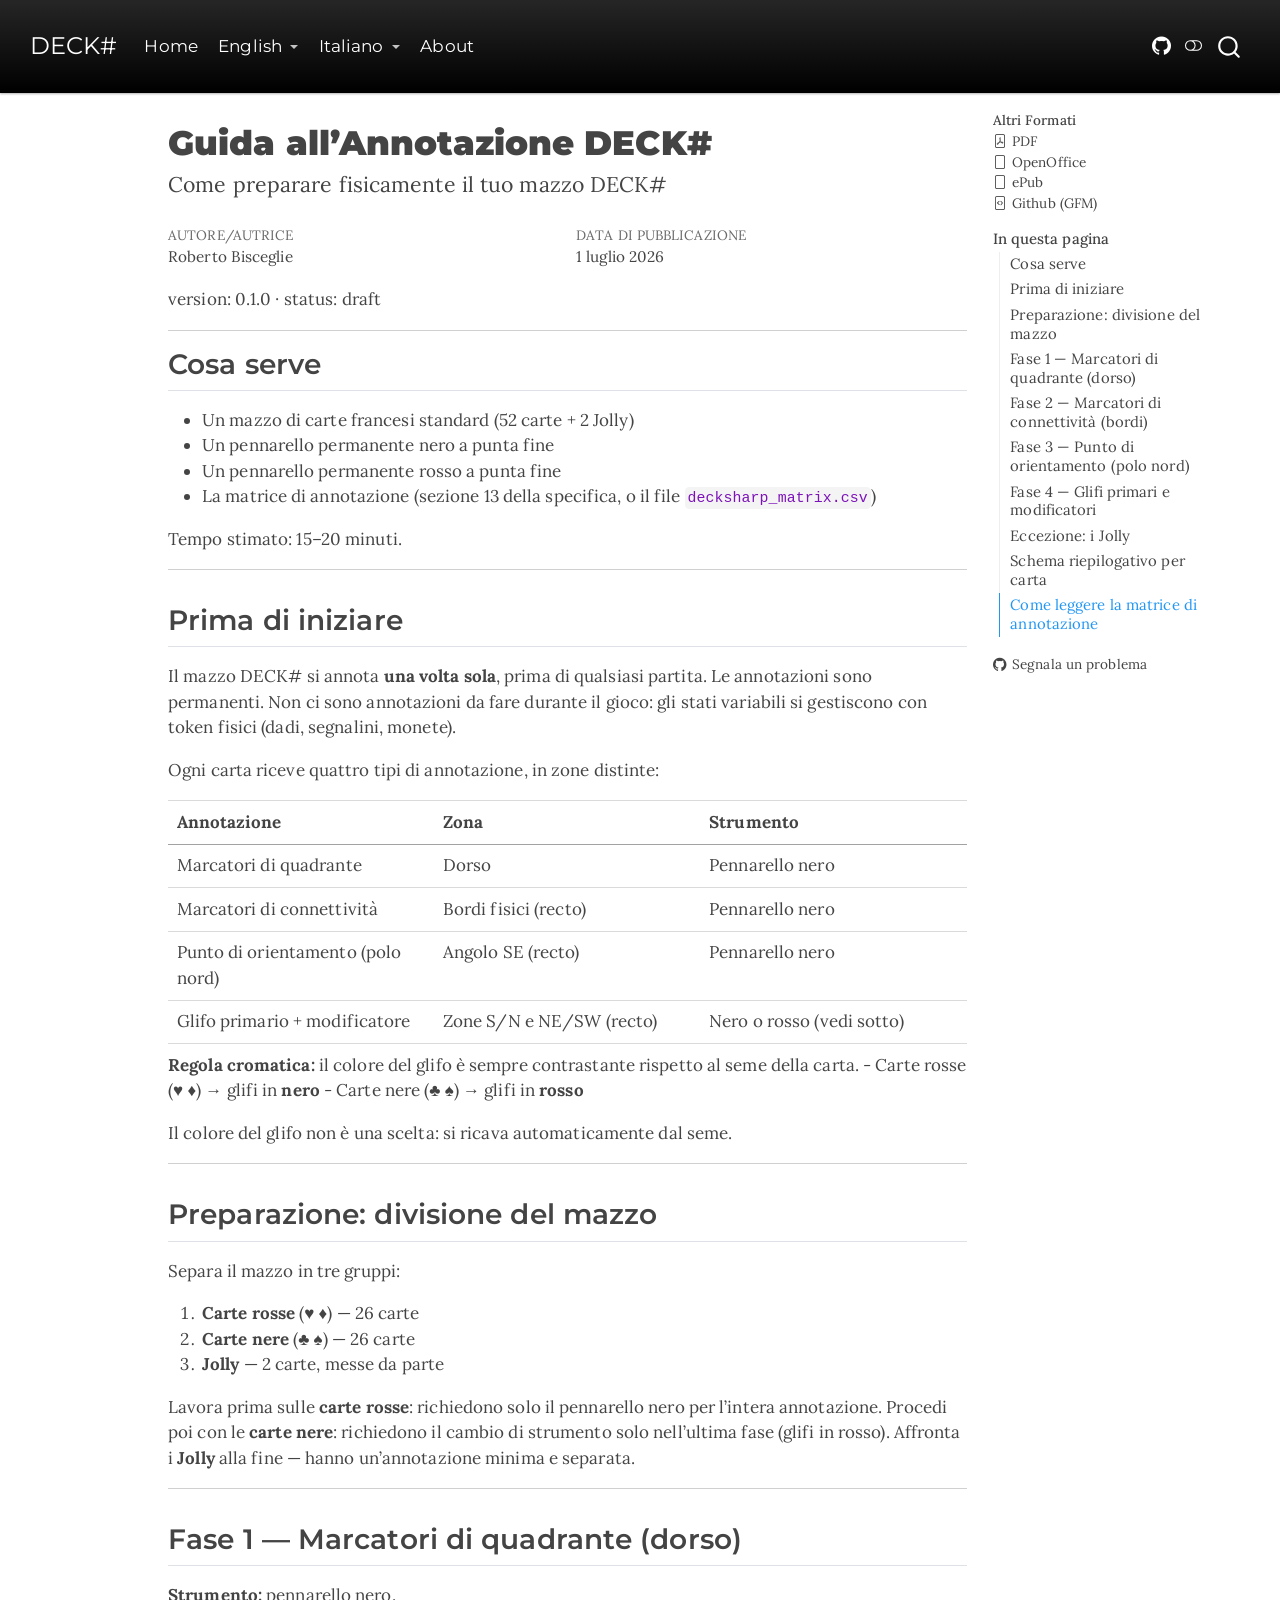
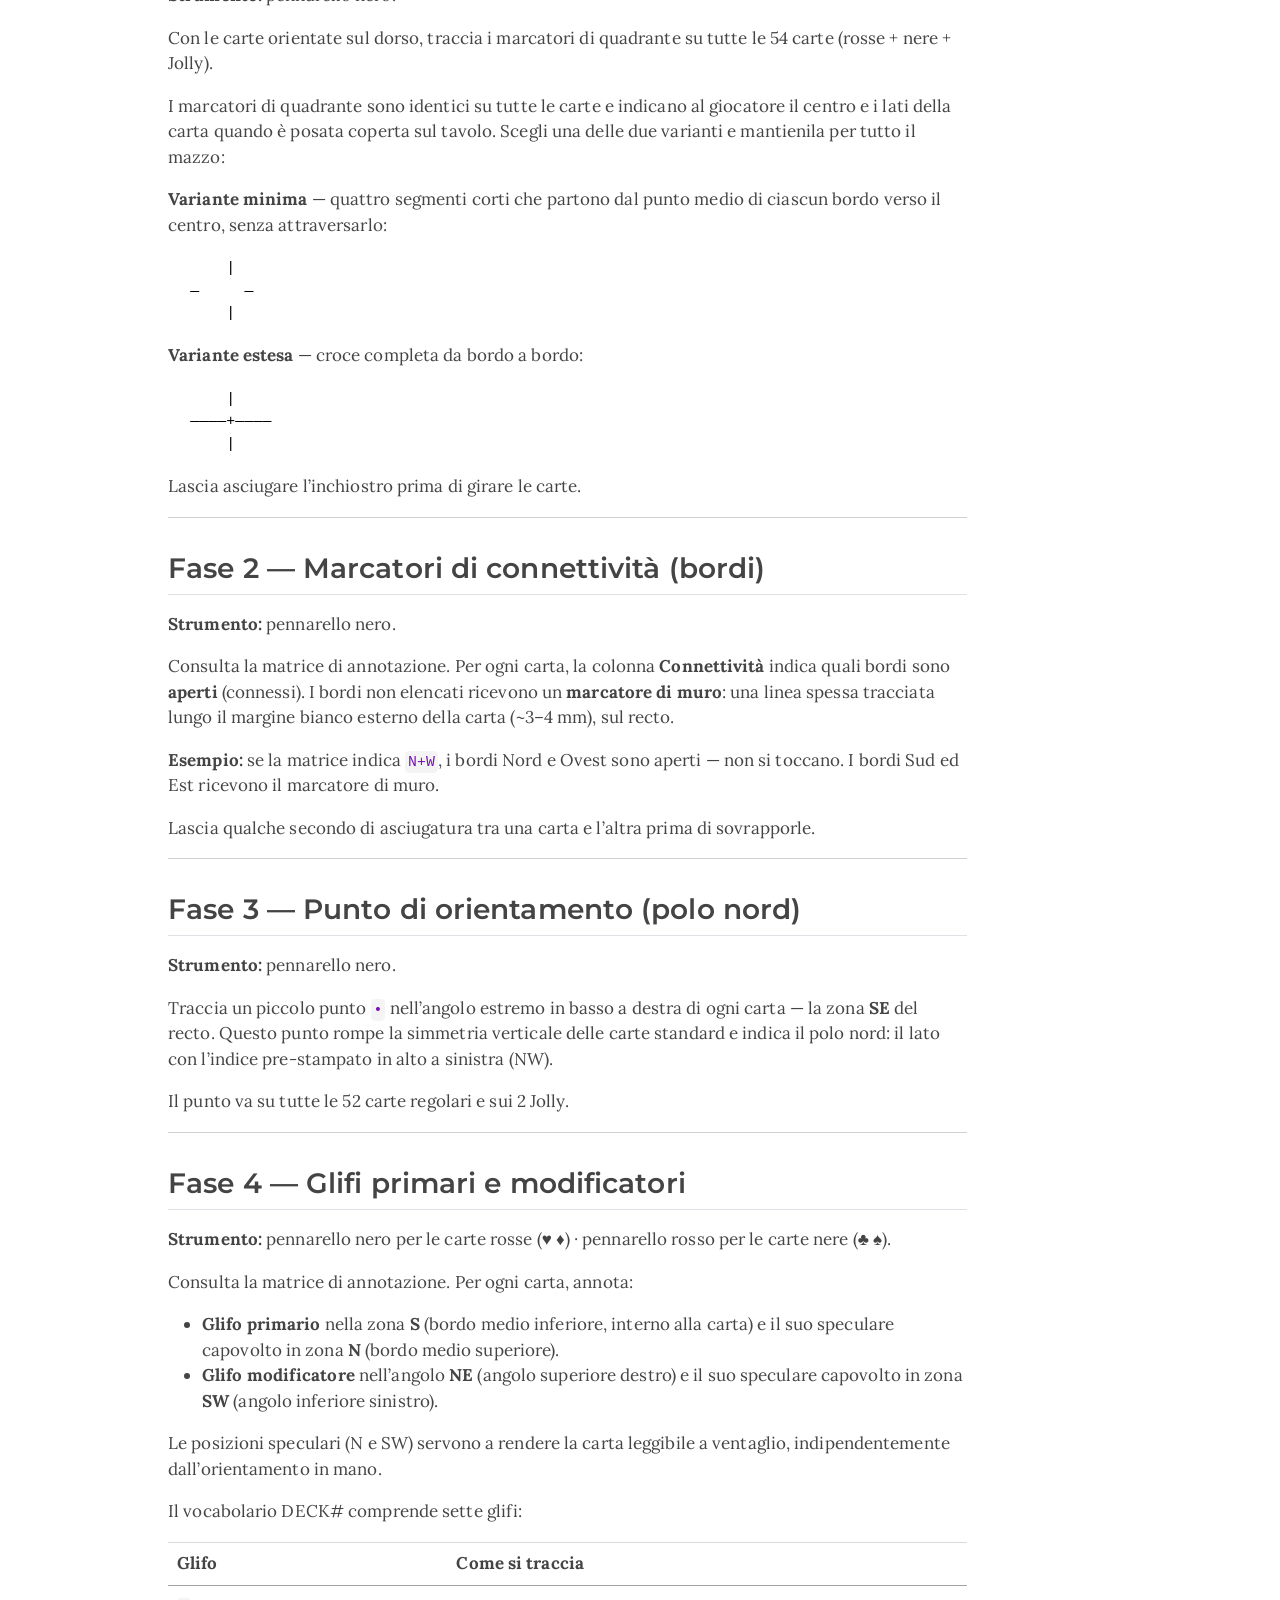
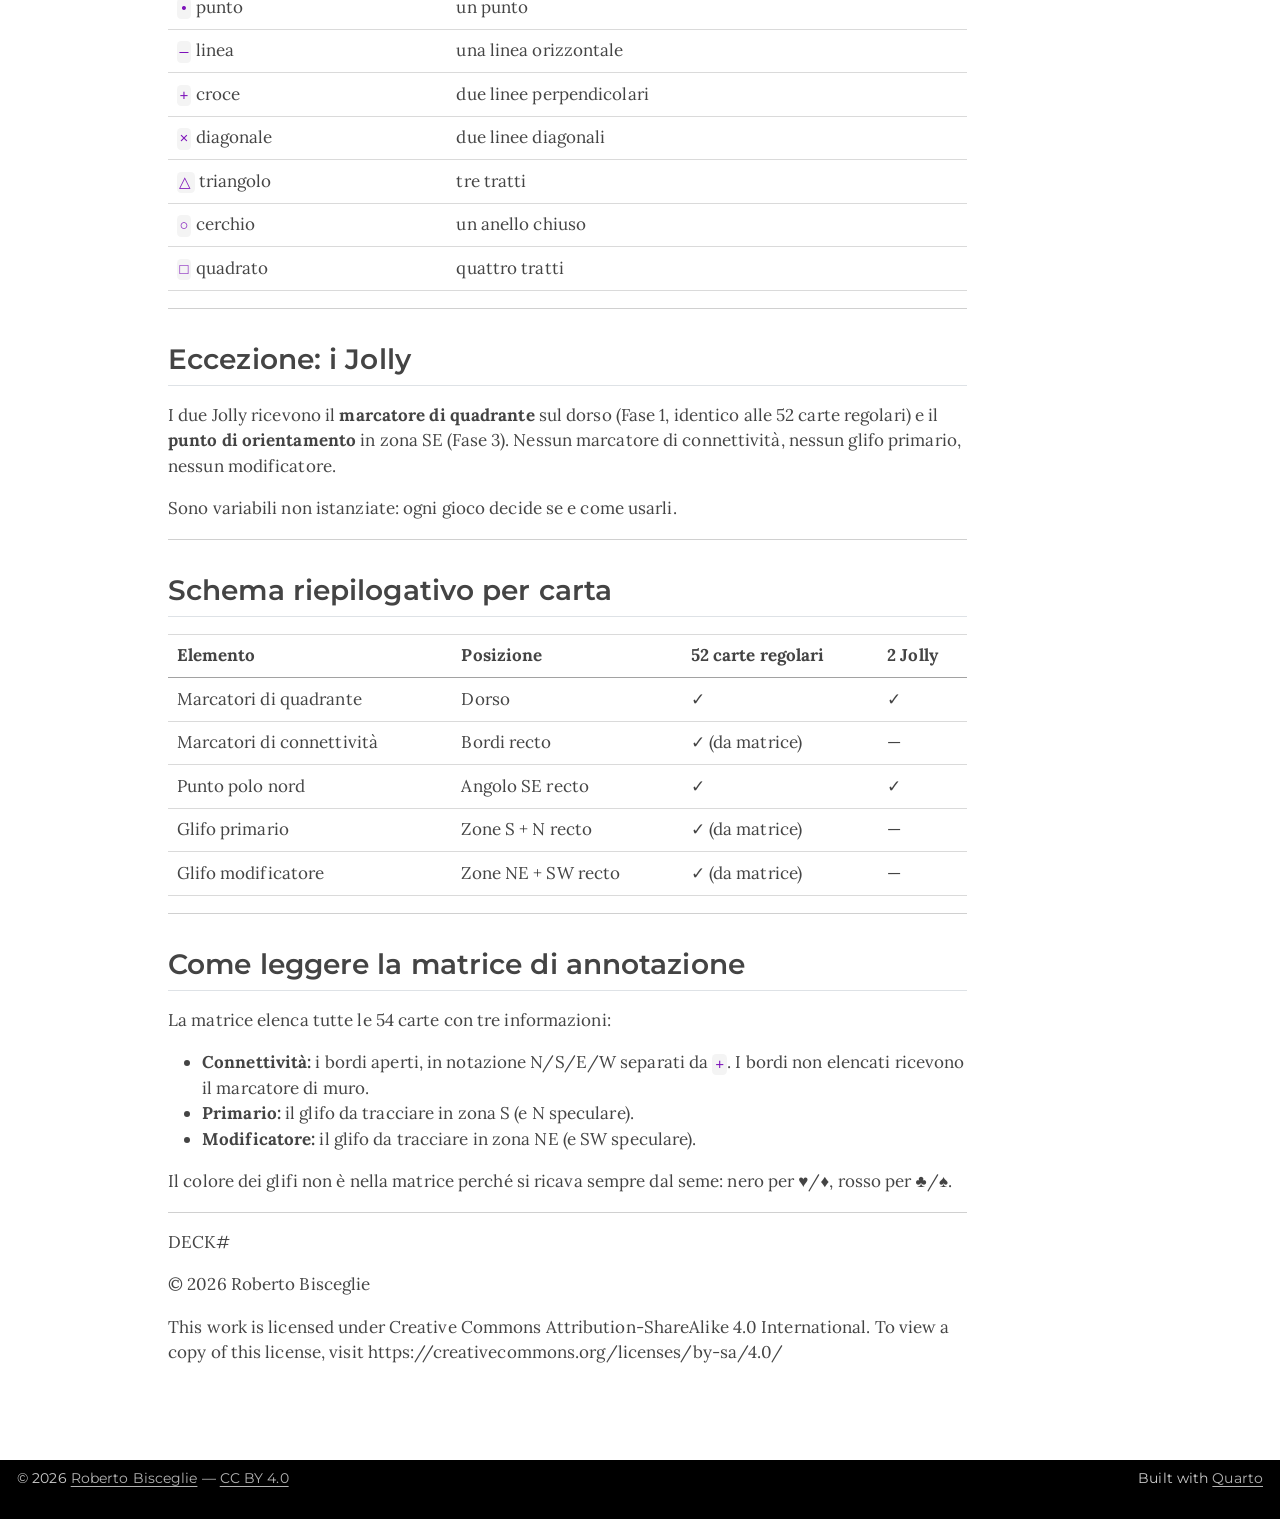
<file: docs/it/decksharp_guida_annotazione.html>
<!DOCTYPE html>
<html xmlns="http://www.w3.org/1999/xhtml" lang="it" xml:lang="it"><head>

<meta charset="utf-8">
<meta name="generator" content="quarto-1.9.38">

<meta name="viewport" content="width=device-width, initial-scale=1.0, user-scalable=yes">

<meta name="author" content="Roberto Bisceglie">

<title>Guida all’Annotazione DECK# – DECK#</title>
<style>
/* Default styles provided by pandoc.
** See https://pandoc.org/MANUAL.html#variables-for-html for config info.
*/
code{white-space: pre-wrap;}
span.smallcaps{font-variant: small-caps;}
div.columns{display: flex; gap: min(4vw, 1.5em);}
div.column{flex: auto; overflow-x: auto;}
div.hanging-indent{margin-left: 1.5em; text-indent: -1.5em;}
ul.task-list{list-style: none;}
ul.task-list li input[type="checkbox"] {
  width: 0.8em;
  margin: 0 0.8em 0.2em -1em; /* quarto-specific, see https://github.com/quarto-dev/quarto-cli/issues/4556 */ 
  vertical-align: middle;
}
</style>


<script src="../../site_libs/quarto-nav/quarto-nav.js"></script>
<script src="../../site_libs/quarto-nav/headroom.min.js"></script>
<script src="../../site_libs/clipboard/clipboard.min.js"></script>
<script src="../../site_libs/quarto-search/autocomplete.umd.js"></script>
<script src="../../site_libs/quarto-search/fuse.min.js"></script>
<script src="../../site_libs/quarto-search/quarto-search.js"></script>
<meta name="quarto:offset" content="../../">
<link href="../../docs/assets/logo.svg" rel="icon" type="image/svg+xml">
<script src="../../site_libs/quarto-html/quarto.js" type="module"></script>
<script src="../../site_libs/quarto-html/tabsets/tabsets.js" type="module"></script>
<script src="../../site_libs/quarto-html/popper.min.js"></script>
<script src="../../site_libs/quarto-html/tippy.umd.min.js"></script>
<script src="../../site_libs/quarto-html/anchor.min.js"></script>
<link href="../../site_libs/quarto-html/tippy.css" rel="stylesheet">
<link href="../../site_libs/quarto-html/quarto-syntax-highlighting-15634bcf2e68342d4ad2dfa704d543f6.css" rel="stylesheet" class="quarto-color-scheme" id="quarto-text-highlighting-styles">
<link href="../../site_libs/quarto-html/quarto-syntax-highlighting-dark-0a6b7249c26820e032cb0bd839ff02b1.css" rel="stylesheet" class="quarto-color-scheme quarto-color-alternate" id="quarto-text-highlighting-styles">
<link href="../../site_libs/quarto-html/quarto-syntax-highlighting-15634bcf2e68342d4ad2dfa704d543f6.css" rel="stylesheet" class="quarto-color-scheme-extra" id="quarto-text-highlighting-styles">
<script src="../../site_libs/bootstrap/bootstrap.min.js"></script>
<link href="../../site_libs/bootstrap/bootstrap-icons.css" rel="stylesheet">
<link href="../../site_libs/bootstrap/bootstrap-421f92b7efeafb8936a62dbbb3c9442a.min.css" rel="stylesheet" append-hash="true" class="quarto-color-scheme" id="quarto-bootstrap" data-mode="light">
<link href="../../site_libs/bootstrap/bootstrap-dark-1afb3e959ab81541f25277dd6a6313c8.min.css" rel="stylesheet" append-hash="true" class="quarto-color-scheme quarto-color-alternate" id="quarto-bootstrap" data-mode="dark">
<link href="../../site_libs/bootstrap/bootstrap-421f92b7efeafb8936a62dbbb3c9442a.min.css" rel="stylesheet" append-hash="true" class="quarto-color-scheme-extra" id="quarto-bootstrap" data-mode="light">
<script id="quarto-search-options" type="application/json">{
  "location": "navbar",
  "copy-button": false,
  "collapse-after": 3,
  "panel-placement": "end",
  "type": "overlay",
  "limit": 50,
  "keyboard-shortcut": [
    "f",
    "/",
    "s"
  ],
  "show-item-context": false,
  "language": {
    "search-no-results-text": "Nessun risultato",
    "search-matching-documents-text": "documenti trovati",
    "search-copy-link-title": "Copiare il link nella ricerca",
    "search-hide-matches-text": "Nascondere i risultati aggiuntivi",
    "search-more-match-text": "ci sono altri risultati in questo documento",
    "search-more-matches-text": "ulteriori risultati in questo documento",
    "search-clear-button-title": "Pulire",
    "search-text-placeholder": "",
    "search-detached-cancel-button-title": "Cancellare",
    "search-submit-button-title": "Inviare",
    "search-label": "Ricerca"
  }
}</script>
<link rel="preconnect" href="https://fonts.googleapis.com">
<link rel="preconnect" href="https://fonts.gstatic.com" crossorigin="">
<link href="https://fonts.googleapis.com/css2?family=Lora:ital,wght@0,400;0,600;1,400&amp;family=Montserrat:wght@400;600;700;900&amp;display=swap" rel="stylesheet">


</head>

<body class="nav-fixed quarto-light"><script id="quarto-html-before-body" type="application/javascript">
    const toggleBodyColorMode = (bsSheetEl) => {
      const mode = bsSheetEl.getAttribute("data-mode");
      const bodyEl = window.document.querySelector("body");
      if (mode === "dark") {
        bodyEl.classList.add("quarto-dark");
        bodyEl.classList.remove("quarto-light");
      } else {
        bodyEl.classList.add("quarto-light");
        bodyEl.classList.remove("quarto-dark");
      }
    }
    const toggleBodyColorPrimary = () => {
      const bsSheetEl = window.document.querySelector("link#quarto-bootstrap:not([rel=disabled-stylesheet])");
      if (bsSheetEl) {
        toggleBodyColorMode(bsSheetEl);
      }
    }
    const setColorSchemeToggle = (alternate) => {
      const toggles = window.document.querySelectorAll('.quarto-color-scheme-toggle');
      for (let i=0; i < toggles.length; i++) {
        const toggle = toggles[i];
        if (toggle) {
          if (alternate) {
            toggle.classList.add("alternate");
          } else {
            toggle.classList.remove("alternate");
          }
        }
      }
    };
    const toggleColorMode = (alternate) => {
      // Switch the stylesheets
      const primaryStylesheets = window.document.querySelectorAll('link.quarto-color-scheme:not(.quarto-color-alternate)');
      const alternateStylesheets = window.document.querySelectorAll('link.quarto-color-scheme.quarto-color-alternate');
      manageTransitions('#quarto-margin-sidebar .nav-link', false);
      if (alternate) {
        // note: dark is layered on light, we don't disable primary!
        enableStylesheet(alternateStylesheets);
        for (const sheetNode of alternateStylesheets) {
          if (sheetNode.id === "quarto-bootstrap") {
            toggleBodyColorMode(sheetNode);
          }
        }
      } else {
        disableStylesheet(alternateStylesheets);
        enableStylesheet(primaryStylesheets)
        toggleBodyColorPrimary();
      }
      manageTransitions('#quarto-margin-sidebar .nav-link', true);
      // Switch the toggles
      setColorSchemeToggle(alternate)
      // Hack to workaround the fact that safari doesn't
      // properly recolor the scrollbar when toggling (#1455)
      if (navigator.userAgent.indexOf('Safari') > 0 && navigator.userAgent.indexOf('Chrome') == -1) {
        manageTransitions("body", false);
        window.scrollTo(0, 1);
        setTimeout(() => {
          window.scrollTo(0, 0);
          manageTransitions("body", true);
        }, 40);
      }
    }
    const disableStylesheet = (stylesheets) => {
      for (let i=0; i < stylesheets.length; i++) {
        const stylesheet = stylesheets[i];
        stylesheet.rel = 'disabled-stylesheet';
      }
    }
    const enableStylesheet = (stylesheets) => {
      for (let i=0; i < stylesheets.length; i++) {
        const stylesheet = stylesheets[i];
        if(stylesheet.rel !== 'stylesheet') { // for Chrome, which will still FOUC without this check
          stylesheet.rel = 'stylesheet';
        }
      }
    }
    const manageTransitions = (selector, allowTransitions) => {
      const els = window.document.querySelectorAll(selector);
      for (let i=0; i < els.length; i++) {
        const el = els[i];
        if (allowTransitions) {
          el.classList.remove('notransition');
        } else {
          el.classList.add('notransition');
        }
      }
    }
    const isFileUrl = () => {
      return window.location.protocol === 'file:';
    }
    const hasAlternateSentinel = () => {
      let styleSentinel = getColorSchemeSentinel();
      if (styleSentinel !== null) {
        return styleSentinel === "alternate";
      } else {
        return false;
      }
    }
    const setStyleSentinel = (alternate) => {
      const value = alternate ? "alternate" : "default";
      if (!isFileUrl()) {
        window.localStorage.setItem("quarto-color-scheme", value);
      } else {
        localAlternateSentinel = value;
      }
    }
    const getColorSchemeSentinel = () => {
      if (!isFileUrl()) {
        const storageValue = window.localStorage.getItem("quarto-color-scheme");
        return storageValue != null ? storageValue : localAlternateSentinel;
      } else {
        return localAlternateSentinel;
      }
    }
    const toggleGiscusIfUsed = (isAlternate, darkModeDefault) => {
      const baseTheme = document.querySelector('#giscus-base-theme')?.value ?? 'light';
      const alternateTheme = document.querySelector('#giscus-alt-theme')?.value ?? 'dark';
      let newTheme = '';
      if(authorPrefersDark) {
        newTheme = isAlternate ? baseTheme : alternateTheme;
      } else {
        newTheme = isAlternate ? alternateTheme : baseTheme;
      }
      const changeGiscusTheme = () => {
        // From: https://github.com/giscus/giscus/issues/336
        const sendMessage = (message) => {
          const iframe = document.querySelector('iframe.giscus-frame');
          if (!iframe) return;
          iframe.contentWindow.postMessage({ giscus: message }, 'https://giscus.app');
        }
        sendMessage({
          setConfig: {
            theme: newTheme
          }
        });
      }
      const isGiscussLoaded = window.document.querySelector('iframe.giscus-frame') !== null;
      if (isGiscussLoaded) {
        changeGiscusTheme();
      }
    };
    const authorPrefersDark = false;
    const darkModeDefault = authorPrefersDark;
      document.querySelector('link#quarto-text-highlighting-styles.quarto-color-scheme-extra').rel = 'disabled-stylesheet';
      document.querySelector('link#quarto-bootstrap.quarto-color-scheme-extra').rel = 'disabled-stylesheet';
    let localAlternateSentinel = darkModeDefault ? 'alternate' : 'default';
    // Dark / light mode switch
    window.quartoToggleColorScheme = () => {
      // Read the current dark / light value
      let toAlternate = !hasAlternateSentinel();
      toggleColorMode(toAlternate);
      setStyleSentinel(toAlternate);
      toggleGiscusIfUsed(toAlternate, darkModeDefault);
      window.dispatchEvent(new Event('resize'));
    };
    // Switch to dark mode if need be
    if (hasAlternateSentinel()) {
      toggleColorMode(true);
    } else {
      toggleColorMode(false);
    }
  </script>

<div id="quarto-search-results"></div>
  <header id="quarto-header" class="headroom fixed-top">
    <nav class="navbar navbar-expand-lg " data-bs-theme="dark">
      <div class="navbar-container container-fluid">
      <div class="navbar-brand-container mx-auto">
    <a class="navbar-brand" href="../../index.html">
    <span class="navbar-title">DECK#</span>
    </a>
  </div>
            <div id="quarto-search" class="" title="Ricerca"></div>
          <button class="navbar-toggler" type="button" data-bs-toggle="collapse" data-bs-target="#navbarCollapse" aria-controls="navbarCollapse" role="menu" aria-expanded="false" aria-label="Attiva/disattiva la navigazione" onclick="if (window.quartoToggleHeadroom) { window.quartoToggleHeadroom(); }">
  <span class="navbar-toggler-icon"></span>
</button>
          <div class="collapse navbar-collapse" id="navbarCollapse">
            <ul class="navbar-nav navbar-nav-scroll me-auto">
  <li class="nav-item">
    <a class="nav-link" href="../../index.html"> 
<span class="menu-text">Home</span></a>
  </li>  
  <li class="nav-item dropdown ">
    <a class="nav-link dropdown-toggle" href="#" id="nav-menu-english" role="link" data-bs-toggle="dropdown" aria-expanded="false">
 <span class="menu-text">English</span>
    </a>
    <ul class="dropdown-menu" aria-labelledby="nav-menu-english">    
        <li>
    <a class="dropdown-item" href="../../docs/en/decksharp_specs.html">
 <span class="dropdown-text">Specification</span></a>
  </li>  
        <li>
    <a class="dropdown-item" href="../../docs/en/decksharp_annotation_guide.html">
 <span class="dropdown-text">Annotation Guide</span></a>
  </li>  
        <li>
    <a class="dropdown-item" href="../../docs/en/decksharp_design_guide.html">
 <span class="dropdown-text">Design Guide</span></a>
  </li>  
        <li>
    <a class="dropdown-item" href="../../docs/en/decksharp_notes.html">
 <span class="dropdown-text">Design Notes</span></a>
  </li>  
    </ul>
  </li>
  <li class="nav-item dropdown ">
    <a class="nav-link dropdown-toggle" href="#" id="nav-menu-italiano" role="link" data-bs-toggle="dropdown" aria-expanded="false">
 <span class="menu-text">Italiano</span>
    </a>
    <ul class="dropdown-menu" aria-labelledby="nav-menu-italiano">    
        <li>
    <a class="dropdown-item" href="../../docs/it/decksharp_specs.html">
 <span class="dropdown-text">Specifiche</span></a>
  </li>  
        <li>
    <a class="dropdown-item" href="../../docs/it/decksharp_guida_annotazione.html">
 <span class="dropdown-text">Guida all’Annotazione</span></a>
  </li>  
        <li>
    <a class="dropdown-item" href="../../docs/it/decksharp_guida_design.html">
 <span class="dropdown-text">Guida al Design</span></a>
  </li>  
        <li>
    <a class="dropdown-item" href="../../docs/it/decksharp_notes.html">
 <span class="dropdown-text">Note di Design</span></a>
  </li>  
    </ul>
  </li>
  <li class="nav-item">
    <a class="nav-link" href="../../docs/about.html"> 
<span class="menu-text">About</span></a>
  </li>  
</ul>
            <ul class="navbar-nav navbar-nav-scroll ms-auto">
  <li class="nav-item compact">
    <a class="nav-link" href="https://github.com/zeruhur/decksharp"> <i class="bi bi-github" role="img">
</i> 
<span class="menu-text"></span></a>
  </li>  
</ul>
          </div> <!-- /navcollapse -->
            <div class="quarto-navbar-tools">
  <a href="" class="quarto-color-scheme-toggle quarto-navigation-tool  px-1" onclick="window.quartoToggleColorScheme(); return false;" title="Attiva/disattiva la modalità oscura"><i class="bi"></i></a>
</div>
      </div> <!-- /container-fluid -->
    </nav>
</header>
<!-- content -->
<div id="quarto-content" class="quarto-container page-columns page-rows-contents page-layout-article page-navbar">
<!-- sidebar -->
<!-- margin-sidebar -->
    <div id="quarto-margin-sidebar" class="sidebar margin-sidebar">
        <nav id="TOC" role="doc-toc" class="toc-active">
    <h2 id="toc-title">In questa pagina</h2>
   
  <ul>
  <li><a href="#cosa-serve" id="toc-cosa-serve" class="nav-link active" data-scroll-target="#cosa-serve">Cosa serve</a></li>
  <li><a href="#prima-di-iniziare" id="toc-prima-di-iniziare" class="nav-link" data-scroll-target="#prima-di-iniziare">Prima di iniziare</a></li>
  <li><a href="#preparazione-divisione-del-mazzo" id="toc-preparazione-divisione-del-mazzo" class="nav-link" data-scroll-target="#preparazione-divisione-del-mazzo">Preparazione: divisione del mazzo</a></li>
  <li><a href="#fase-1-marcatori-di-quadrante-dorso" id="toc-fase-1-marcatori-di-quadrante-dorso" class="nav-link" data-scroll-target="#fase-1-marcatori-di-quadrante-dorso">Fase 1 — Marcatori di quadrante (dorso)</a></li>
  <li><a href="#fase-2-marcatori-di-connettività-bordi" id="toc-fase-2-marcatori-di-connettività-bordi" class="nav-link" data-scroll-target="#fase-2-marcatori-di-connettività-bordi">Fase 2 — Marcatori di connettività (bordi)</a></li>
  <li><a href="#fase-3-punto-di-orientamento-polo-nord" id="toc-fase-3-punto-di-orientamento-polo-nord" class="nav-link" data-scroll-target="#fase-3-punto-di-orientamento-polo-nord">Fase 3 — Punto di orientamento (polo nord)</a></li>
  <li><a href="#fase-4-glifi-primari-e-modificatori" id="toc-fase-4-glifi-primari-e-modificatori" class="nav-link" data-scroll-target="#fase-4-glifi-primari-e-modificatori">Fase 4 — Glifi primari e modificatori</a></li>
  <li><a href="#eccezione-i-jolly" id="toc-eccezione-i-jolly" class="nav-link" data-scroll-target="#eccezione-i-jolly">Eccezione: i Jolly</a></li>
  <li><a href="#schema-riepilogativo-per-carta" id="toc-schema-riepilogativo-per-carta" class="nav-link" data-scroll-target="#schema-riepilogativo-per-carta">Schema riepilogativo per carta</a></li>
  <li><a href="#come-leggere-la-matrice-di-annotazione" id="toc-come-leggere-la-matrice-di-annotazione" class="nav-link" data-scroll-target="#come-leggere-la-matrice-di-annotazione">Come leggere la matrice di annotazione</a></li>
  </ul>
<div class="toc-actions"><ul><li><a href="https://github.com/zeruhur/decksharp/issues/new" class="toc-action"><i class="bi bi-github"></i>Segnala un problema</a></li></ul></div><div class="quarto-alternate-formats"><h2>Altri Formati</h2><ul><li><a href="decksharp_guida_annotazione.pdf"><i class="bi bi-file-pdf"></i>PDF</a></li><li><a href="decksharp_guida_annotazione.odt"><i class="bi bi-file"></i>OpenOffice</a></li><li><a href="decksharp_guida_annotazione.epub"><i class="bi bi-file"></i>ePub</a></li><li><a href="decksharp_guida_annotazione-gfm.md"><i class="bi bi-file-code"></i>Github (GFM)</a></li></ul></div></nav>
    </div>
<!-- main -->
<main class="content" id="quarto-document-content">


<header id="title-block-header" class="quarto-title-block default">
<div class="quarto-title">
<h1 class="title">Guida all’Annotazione DECK#</h1>
<p class="subtitle lead">Come preparare fisicamente il tuo mazzo DECK#</p>
</div>



<div class="quarto-title-meta">

    <div>
    <div class="quarto-title-meta-heading">Autore/Autrice</div>
    <div class="quarto-title-meta-contents">
             <p>Roberto Bisceglie </p>
          </div>
  </div>
    
    <div>
    <div class="quarto-title-meta-heading">Data di Pubblicazione</div>
    <div class="quarto-title-meta-contents">
      <p class="date">1 luglio 2026</p>
    </div>
  </div>
  
    
  </div>
  


</header>


<p>version: 0.1.0 · status: draft</p>
<hr>
<section id="cosa-serve" class="level2">
<h2 class="anchored" data-anchor-id="cosa-serve">Cosa serve</h2>
<ul>
<li>Un mazzo di carte francesi standard (52 carte + 2 Jolly)</li>
<li>Un pennarello permanente nero a punta fine</li>
<li>Un pennarello permanente rosso a punta fine</li>
<li>La matrice di annotazione (sezione 13 della specifica, o il file <code>decksharp_matrix.csv</code>)</li>
</ul>
<p>Tempo stimato: 15–20 minuti.</p>
<hr>
</section>
<section id="prima-di-iniziare" class="level2">
<h2 class="anchored" data-anchor-id="prima-di-iniziare">Prima di iniziare</h2>
<p>Il mazzo DECK# si annota <strong>una volta sola</strong>, prima di qualsiasi partita. Le annotazioni sono permanenti. Non ci sono annotazioni da fare durante il gioco: gli stati variabili si gestiscono con token fisici (dadi, segnalini, monete).</p>
<p>Ogni carta riceve quattro tipi di annotazione, in zone distinte:</p>
<table class="caption-top table">
<colgroup>
<col style="width: 33%">
<col style="width: 33%">
<col style="width: 33%">
</colgroup>
<thead>
<tr class="header">
<th>Annotazione</th>
<th>Zona</th>
<th>Strumento</th>
</tr>
</thead>
<tbody>
<tr class="odd">
<td>Marcatori di quadrante</td>
<td>Dorso</td>
<td>Pennarello nero</td>
</tr>
<tr class="even">
<td>Marcatori di connettività</td>
<td>Bordi fisici (recto)</td>
<td>Pennarello nero</td>
</tr>
<tr class="odd">
<td>Punto di orientamento (polo nord)</td>
<td>Angolo SE (recto)</td>
<td>Pennarello nero</td>
</tr>
<tr class="even">
<td>Glifo primario + modificatore</td>
<td>Zone S/N e NE/SW (recto)</td>
<td>Nero o rosso (vedi sotto)</td>
</tr>
</tbody>
</table>
<p><strong>Regola cromatica:</strong> il colore del glifo è sempre contrastante rispetto al seme della carta. - Carte rosse (♥ ♦) → glifi in <strong>nero</strong> - Carte nere (♣ ♠) → glifi in <strong>rosso</strong></p>
<p>Il colore del glifo non è una scelta: si ricava automaticamente dal seme.</p>
<hr>
</section>
<section id="preparazione-divisione-del-mazzo" class="level2">
<h2 class="anchored" data-anchor-id="preparazione-divisione-del-mazzo">Preparazione: divisione del mazzo</h2>
<p>Separa il mazzo in tre gruppi:</p>
<ol type="1">
<li><strong>Carte rosse</strong> (♥ ♦) — 26 carte</li>
<li><strong>Carte nere</strong> (♣ ♠) — 26 carte</li>
<li><strong>Jolly</strong> — 2 carte, messe da parte</li>
</ol>
<p>Lavora prima sulle <strong>carte rosse</strong>: richiedono solo il pennarello nero per l’intera annotazione. Procedi poi con le <strong>carte nere</strong>: richiedono il cambio di strumento solo nell’ultima fase (glifi in rosso). Affronta i <strong>Jolly</strong> alla fine — hanno un’annotazione minima e separata.</p>
<hr>
</section>
<section id="fase-1-marcatori-di-quadrante-dorso" class="level2">
<h2 class="anchored" data-anchor-id="fase-1-marcatori-di-quadrante-dorso">Fase 1 — Marcatori di quadrante (dorso)</h2>
<p><strong>Strumento:</strong> pennarello nero.</p>
<p>Con le carte orientate sul dorso, traccia i marcatori di quadrante su tutte le 54 carte (rosse + nere + Jolly).</p>
<p>I marcatori di quadrante sono identici su tutte le carte e indicano al giocatore il centro e i lati della carta quando è posata coperta sul tavolo. Scegli una delle due varianti e mantienila per tutto il mazzo:</p>
<p><strong>Variante minima</strong> — quattro segmenti corti che partono dal punto medio di ciascun bordo verso il centro, senza attraversarlo:</p>
<pre><code>      |
  —     —
      |</code></pre>
<p><strong>Variante estesa</strong> — croce completa da bordo a bordo:</p>
<pre><code>      |
  ————+————
      |</code></pre>
<p>Lascia asciugare l’inchiostro prima di girare le carte.</p>
<hr>
</section>
<section id="fase-2-marcatori-di-connettività-bordi" class="level2">
<h2 class="anchored" data-anchor-id="fase-2-marcatori-di-connettività-bordi">Fase 2 — Marcatori di connettività (bordi)</h2>
<p><strong>Strumento:</strong> pennarello nero.</p>
<p>Consulta la matrice di annotazione. Per ogni carta, la colonna <strong>Connettività</strong> indica quali bordi sono <strong>aperti</strong> (connessi). I bordi non elencati ricevono un <strong>marcatore di muro</strong>: una linea spessa tracciata lungo il margine bianco esterno della carta (~3–4 mm), sul recto.</p>
<p><strong>Esempio:</strong> se la matrice indica <code>N+W</code>, i bordi Nord e Ovest sono aperti — non si toccano. I bordi Sud ed Est ricevono il marcatore di muro.</p>
<p>Lascia qualche secondo di asciugatura tra una carta e l’altra prima di sovrapporle.</p>
<hr>
</section>
<section id="fase-3-punto-di-orientamento-polo-nord" class="level2">
<h2 class="anchored" data-anchor-id="fase-3-punto-di-orientamento-polo-nord">Fase 3 — Punto di orientamento (polo nord)</h2>
<p><strong>Strumento:</strong> pennarello nero.</p>
<p>Traccia un piccolo punto <code>•</code> nell’angolo estremo in basso a destra di ogni carta — la zona <strong>SE</strong> del recto. Questo punto rompe la simmetria verticale delle carte standard e indica il polo nord: il lato con l’indice pre-stampato in alto a sinistra (NW).</p>
<p>Il punto va su tutte le 52 carte regolari e sui 2 Jolly.</p>
<hr>
</section>
<section id="fase-4-glifi-primari-e-modificatori" class="level2">
<h2 class="anchored" data-anchor-id="fase-4-glifi-primari-e-modificatori">Fase 4 — Glifi primari e modificatori</h2>
<p><strong>Strumento:</strong> pennarello nero per le carte rosse (♥ ♦) · pennarello rosso per le carte nere (♣ ♠).</p>
<p>Consulta la matrice di annotazione. Per ogni carta, annota:</p>
<ul>
<li><strong>Glifo primario</strong> nella zona <strong>S</strong> (bordo medio inferiore, interno alla carta) e il suo speculare capovolto in zona <strong>N</strong> (bordo medio superiore).</li>
<li><strong>Glifo modificatore</strong> nell’angolo <strong>NE</strong> (angolo superiore destro) e il suo speculare capovolto in zona <strong>SW</strong> (angolo inferiore sinistro).</li>
</ul>
<p>Le posizioni speculari (N e SW) servono a rendere la carta leggibile a ventaglio, indipendentemente dall’orientamento in mano.</p>
<p>Il vocabolario DECK# comprende sette glifi:</p>
<table class="caption-top table">
<thead>
<tr class="header">
<th>Glifo</th>
<th>Come si traccia</th>
</tr>
</thead>
<tbody>
<tr class="odd">
<td><code>•</code> punto</td>
<td>un punto</td>
</tr>
<tr class="even">
<td><code>—</code> linea</td>
<td>una linea orizzontale</td>
</tr>
<tr class="odd">
<td><code>+</code> croce</td>
<td>due linee perpendicolari</td>
</tr>
<tr class="even">
<td><code>×</code> diagonale</td>
<td>due linee diagonali</td>
</tr>
<tr class="odd">
<td><code>△</code> triangolo</td>
<td>tre tratti</td>
</tr>
<tr class="even">
<td><code>○</code> cerchio</td>
<td>un anello chiuso</td>
</tr>
<tr class="odd">
<td><code>□</code> quadrato</td>
<td>quattro tratti</td>
</tr>
</tbody>
</table>
<hr>
</section>
<section id="eccezione-i-jolly" class="level2">
<h2 class="anchored" data-anchor-id="eccezione-i-jolly">Eccezione: i Jolly</h2>
<p>I due Jolly ricevono il <strong>marcatore di quadrante</strong> sul dorso (Fase 1, identico alle 52 carte regolari) e il <strong>punto di orientamento</strong> in zona SE (Fase 3). Nessun marcatore di connettività, nessun glifo primario, nessun modificatore.</p>
<p>Sono variabili non istanziate: ogni gioco decide se e come usarli.</p>
<hr>
</section>
<section id="schema-riepilogativo-per-carta" class="level2">
<h2 class="anchored" data-anchor-id="schema-riepilogativo-per-carta">Schema riepilogativo per carta</h2>
<table class="caption-top table">
<thead>
<tr class="header">
<th>Elemento</th>
<th>Posizione</th>
<th>52 carte regolari</th>
<th>2 Jolly</th>
</tr>
</thead>
<tbody>
<tr class="odd">
<td>Marcatori di quadrante</td>
<td>Dorso</td>
<td>✓</td>
<td>✓</td>
</tr>
<tr class="even">
<td>Marcatori di connettività</td>
<td>Bordi recto</td>
<td>✓ (da matrice)</td>
<td>—</td>
</tr>
<tr class="odd">
<td>Punto polo nord</td>
<td>Angolo SE recto</td>
<td>✓</td>
<td>✓</td>
</tr>
<tr class="even">
<td>Glifo primario</td>
<td>Zone S + N recto</td>
<td>✓ (da matrice)</td>
<td>—</td>
</tr>
<tr class="odd">
<td>Glifo modificatore</td>
<td>Zone NE + SW recto</td>
<td>✓ (da matrice)</td>
<td>—</td>
</tr>
</tbody>
</table>
<hr>
</section>
<section id="come-leggere-la-matrice-di-annotazione" class="level2">
<h2 class="anchored" data-anchor-id="come-leggere-la-matrice-di-annotazione">Come leggere la matrice di annotazione</h2>
<p>La matrice elenca tutte le 54 carte con tre informazioni:</p>
<ul>
<li><strong>Connettività:</strong> i bordi aperti, in notazione N/S/E/W separati da <code>+</code>. I bordi non elencati ricevono il marcatore di muro.</li>
<li><strong>Primario:</strong> il glifo da tracciare in zona S (e N speculare).</li>
<li><strong>Modificatore:</strong> il glifo da tracciare in zona NE (e SW speculare).</li>
</ul>
<p>Il colore dei glifi non è nella matrice perché si ricava sempre dal seme: nero per ♥/♦, rosso per ♣/♠.</p>
<hr>
<p>DECK#</p>
<p>© 2026 Roberto Bisceglie</p>
<p>This work is licensed under Creative Commons Attribution-ShareAlike 4.0 International. To view a copy of this license, visit https://creativecommons.org/licenses/by-sa/4.0/</p>


</section>

</main> <!-- /main -->
<script>
document.addEventListener("DOMContentLoaded", function () {
  var sidebar = document.getElementById("quarto-margin-sidebar");
  var formats = document.querySelector(".quarto-alternate-formats");
  if (sidebar && formats) {
    sidebar.insertBefore(formats, sidebar.firstChild);
  }

  // Rename "Typst" label to "PDF"
  document.querySelectorAll(".quarto-alternate-formats a").forEach(function (a) {
    a.childNodes.forEach(function (node) {
      if (node.nodeType === Node.TEXT_NODE && node.textContent.trim() === "Typst") {
        node.textContent = "PDF";
      }
    });
  });
});
</script>
<script id="quarto-html-after-body" type="application/javascript">
  window.document.addEventListener("DOMContentLoaded", function (event) {
    // Ensure there is a toggle, if there isn't float one in the top right
    if (window.document.querySelector('.quarto-color-scheme-toggle') === null) {
      const a = window.document.createElement('a');
      a.classList.add('top-right');
      a.classList.add('quarto-color-scheme-toggle');
      a.href = "";
      a.onclick = function() { try { window.quartoToggleColorScheme(); } catch {} return false; };
      const i = window.document.createElement("i");
      i.classList.add('bi');
      a.appendChild(i);
      window.document.body.appendChild(a);
    }
    setColorSchemeToggle(hasAlternateSentinel())
    const icon = "";
    const anchorJS = new window.AnchorJS();
    anchorJS.options = {
      placement: 'right',
      icon: icon
    };
    anchorJS.add('.anchored');
    const isCodeAnnotation = (el) => {
      for (const clz of el.classList) {
        if (clz.startsWith('code-annotation-')) {                     
          return true;
        }
      }
      return false;
    }
    const onCopySuccess = function(e) {
      // button target
      const button = e.trigger;
      // don't keep focus
      button.blur();
      // flash "checked"
      button.classList.add('code-copy-button-checked');
      var currentTitle = button.getAttribute("title");
      button.setAttribute("title", "Copiato!");
      let tooltip;
      if (window.bootstrap) {
        button.setAttribute("data-bs-toggle", "tooltip");
        button.setAttribute("data-bs-placement", "left");
        button.setAttribute("data-bs-title", "Copiato!");
        tooltip = new bootstrap.Tooltip(button, 
          { trigger: "manual", 
            customClass: "code-copy-button-tooltip",
            offset: [0, -8]});
        tooltip.show();    
      }
      setTimeout(function() {
        if (tooltip) {
          tooltip.hide();
          button.removeAttribute("data-bs-title");
          button.removeAttribute("data-bs-toggle");
          button.removeAttribute("data-bs-placement");
        }
        button.setAttribute("title", currentTitle);
        button.classList.remove('code-copy-button-checked');
      }, 1000);
      // clear code selection
      e.clearSelection();
    }
    const getTextToCopy = function(trigger) {
      const outerScaffold = trigger.parentElement.cloneNode(true);
      const codeEl = outerScaffold.querySelector('code');
      for (const childEl of codeEl.children) {
        if (isCodeAnnotation(childEl)) {
          childEl.remove();
        }
      }
      return codeEl.innerText;
    }
    const clipboard = new window.ClipboardJS('.code-copy-button:not([data-in-quarto-modal])', {
      text: getTextToCopy
    });
    clipboard.on('success', onCopySuccess);
    if (window.document.getElementById('quarto-embedded-source-code-modal')) {
      const clipboardModal = new window.ClipboardJS('.code-copy-button[data-in-quarto-modal]', {
        text: getTextToCopy,
        container: window.document.getElementById('quarto-embedded-source-code-modal')
      });
      clipboardModal.on('success', onCopySuccess);
    }
      var localhostRegex = new RegExp(/^(?:http|https):\/\/localhost\:?[0-9]*\//);
      var mailtoRegex = new RegExp(/^mailto:/);
        var filterRegex = new RegExp("https:\/\/zeruhur\.github\.io\/decksharp\/");
      var isInternal = (href) => {
          return filterRegex.test(href) || localhostRegex.test(href) || mailtoRegex.test(href);
      }
      // Inspect non-navigation links and adorn them if external
     var links = window.document.querySelectorAll('a[href]:not(.nav-link):not(.navbar-brand):not(.toc-action):not(.sidebar-link):not(.sidebar-item-toggle):not(.pagination-link):not(.no-external):not([aria-hidden]):not(.dropdown-item):not(.quarto-navigation-tool):not(.about-link)');
      for (var i=0; i<links.length; i++) {
        const link = links[i];
        if (!isInternal(link.href)) {
          // undo the damage that might have been done by quarto-nav.js in the case of
          // links that we want to consider external
          if (link.dataset.originalHref !== undefined) {
            link.href = link.dataset.originalHref;
          }
        }
      }
    function tippyHover(el, contentFn, onTriggerFn, onUntriggerFn) {
      const config = {
        allowHTML: true,
        maxWidth: 500,
        delay: 100,
        arrow: false,
        appendTo: function(el) {
            return el.parentElement;
        },
        interactive: true,
        interactiveBorder: 10,
        theme: 'quarto',
        placement: 'bottom-start',
      };
      if (contentFn) {
        config.content = contentFn;
      }
      if (onTriggerFn) {
        config.onTrigger = onTriggerFn;
      }
      if (onUntriggerFn) {
        config.onUntrigger = onUntriggerFn;
      }
      window.tippy(el, config); 
    }
    const noterefs = window.document.querySelectorAll('a[role="doc-noteref"]');
    for (var i=0; i<noterefs.length; i++) {
      const ref = noterefs[i];
      tippyHover(ref, function() {
        // use id or data attribute instead here
        let href = ref.getAttribute('data-footnote-href') || ref.getAttribute('href');
        try { href = new URL(href).hash; } catch {}
        const id = href.replace(/^#\/?/, "");
        const note = window.document.getElementById(id);
        if (note) {
          return note.innerHTML;
        } else {
          return "";
        }
      });
    }
    const xrefs = window.document.querySelectorAll('a.quarto-xref');
    const processXRef = (id, note) => {
      // Strip column container classes
      const stripColumnClz = (el) => {
        el.classList.remove("page-full", "page-columns");
        if (el.children) {
          for (const child of el.children) {
            stripColumnClz(child);
          }
        }
      }
      stripColumnClz(note)
      if (id === null || id.startsWith('sec-')) {
        // Special case sections, only their first couple elements
        const container = document.createElement("div");
        if (note.children && note.children.length > 2) {
          container.appendChild(note.children[0].cloneNode(true));
          for (let i = 1; i < note.children.length; i++) {
            const child = note.children[i];
            if (child.tagName === "P" && child.innerText === "") {
              continue;
            } else {
              container.appendChild(child.cloneNode(true));
              break;
            }
          }
          if (window.Quarto?.typesetMath) {
            window.Quarto.typesetMath(container);
          }
          return container.innerHTML
        } else {
          if (window.Quarto?.typesetMath) {
            window.Quarto.typesetMath(note);
          }
          return note.innerHTML;
        }
      } else {
        // Remove any anchor links if they are present
        const anchorLink = note.querySelector('a.anchorjs-link');
        if (anchorLink) {
          anchorLink.remove();
        }
        if (window.Quarto?.typesetMath) {
          window.Quarto.typesetMath(note);
        }
        if (note.classList.contains("callout")) {
          return note.outerHTML;
        } else {
          return note.innerHTML;
        }
      }
    }
    for (var i=0; i<xrefs.length; i++) {
      const xref = xrefs[i];
      tippyHover(xref, undefined, function(instance) {
        instance.disable();
        let url = xref.getAttribute('href');
        let hash = undefined; 
        if (url.startsWith('#')) {
          hash = url;
        } else {
          try { hash = new URL(url).hash; } catch {}
        }
        if (hash) {
          const id = hash.replace(/^#\/?/, "");
          const note = window.document.getElementById(id);
          if (note !== null) {
            try {
              const html = processXRef(id, note.cloneNode(true));
              instance.setContent(html);
            } finally {
              instance.enable();
              instance.show();
            }
          } else {
            // See if we can fetch this
            fetch(url.split('#')[0])
            .then(res => res.text())
            .then(html => {
              const parser = new DOMParser();
              const htmlDoc = parser.parseFromString(html, "text/html");
              const note = htmlDoc.getElementById(id);
              if (note !== null) {
                const html = processXRef(id, note);
                instance.setContent(html);
              } 
            }).finally(() => {
              instance.enable();
              instance.show();
            });
          }
        } else {
          // See if we can fetch a full url (with no hash to target)
          // This is a special case and we should probably do some content thinning / targeting
          fetch(url)
          .then(res => res.text())
          .then(html => {
            const parser = new DOMParser();
            const htmlDoc = parser.parseFromString(html, "text/html");
            const note = htmlDoc.querySelector('main.content');
            if (note !== null) {
              // This should only happen for chapter cross references
              // (since there is no id in the URL)
              // remove the first header
              if (note.children.length > 0 && note.children[0].tagName === "HEADER") {
                note.children[0].remove();
              }
              const html = processXRef(null, note);
              instance.setContent(html);
            } 
          }).finally(() => {
            instance.enable();
            instance.show();
          });
        }
      }, function(instance) {
      });
    }
        let selectedAnnoteEl;
        const selectorForAnnotation = ( cell, annotation) => {
          let cellAttr = 'data-code-cell="' + cell + '"';
          let lineAttr = 'data-code-annotation="' +  annotation + '"';
          const selector = 'span[' + cellAttr + '][' + lineAttr + ']';
          return selector;
        }
        const selectCodeLines = (annoteEl) => {
          const doc = window.document;
          const targetCell = annoteEl.getAttribute("data-target-cell");
          const targetAnnotation = annoteEl.getAttribute("data-target-annotation");
          const annoteSpan = window.document.querySelector(selectorForAnnotation(targetCell, targetAnnotation));
          const lines = annoteSpan.getAttribute("data-code-lines").split(",");
          const lineIds = lines.map((line) => {
            return targetCell + "-" + line;
          })
          let top = null;
          let height = null;
          let parent = null;
          if (lineIds.length > 0) {
              //compute the position of the single el (top and bottom and make a div)
              const el = window.document.getElementById(lineIds[0]);
              top = el.offsetTop;
              height = el.offsetHeight;
              parent = el.parentElement.parentElement;
            if (lineIds.length > 1) {
              const lastEl = window.document.getElementById(lineIds[lineIds.length - 1]);
              const bottom = lastEl.offsetTop + lastEl.offsetHeight;
              height = bottom - top;
            }
            if (top !== null && height !== null && parent !== null) {
              // cook up a div (if necessary) and position it 
              let div = window.document.getElementById("code-annotation-line-highlight");
              if (div === null) {
                div = window.document.createElement("div");
                div.setAttribute("id", "code-annotation-line-highlight");
                div.style.position = 'absolute';
                parent.appendChild(div);
              }
              div.style.top = top - 2 + "px";
              div.style.height = height + 4 + "px";
              div.style.left = 0;
              let gutterDiv = window.document.getElementById("code-annotation-line-highlight-gutter");
              if (gutterDiv === null) {
                gutterDiv = window.document.createElement("div");
                gutterDiv.setAttribute("id", "code-annotation-line-highlight-gutter");
                gutterDiv.style.position = 'absolute';
                const codeCell = window.document.getElementById(targetCell);
                const gutter = codeCell.querySelector('.code-annotation-gutter');
                gutter.appendChild(gutterDiv);
              }
              gutterDiv.style.top = top - 2 + "px";
              gutterDiv.style.height = height + 4 + "px";
            }
            selectedAnnoteEl = annoteEl;
          }
        };
        const unselectCodeLines = () => {
          const elementsIds = ["code-annotation-line-highlight", "code-annotation-line-highlight-gutter"];
          elementsIds.forEach((elId) => {
            const div = window.document.getElementById(elId);
            if (div) {
              div.remove();
            }
          });
          selectedAnnoteEl = undefined;
        };
          // Handle positioning of the toggle
      window.addEventListener(
        "resize",
        throttle(() => {
          elRect = undefined;
          if (selectedAnnoteEl) {
            selectCodeLines(selectedAnnoteEl);
          }
        }, 10)
      );
      function throttle(fn, ms) {
      let throttle = false;
      let timer;
        return (...args) => {
          if(!throttle) { // first call gets through
              fn.apply(this, args);
              throttle = true;
          } else { // all the others get throttled
              if(timer) clearTimeout(timer); // cancel #2
              timer = setTimeout(() => {
                fn.apply(this, args);
                timer = throttle = false;
              }, ms);
          }
        };
      }
        // Attach click handler to the DT
        const annoteDls = window.document.querySelectorAll('dt[data-target-cell]');
        for (const annoteDlNode of annoteDls) {
          annoteDlNode.addEventListener('click', (event) => {
            const clickedEl = event.target;
            if (clickedEl !== selectedAnnoteEl) {
              unselectCodeLines();
              const activeEl = window.document.querySelector('dt[data-target-cell].code-annotation-active');
              if (activeEl) {
                activeEl.classList.remove('code-annotation-active');
              }
              selectCodeLines(clickedEl);
              clickedEl.classList.add('code-annotation-active');
            } else {
              // Unselect the line
              unselectCodeLines();
              clickedEl.classList.remove('code-annotation-active');
            }
          });
        }
    const findCites = (el) => {
      const parentEl = el.parentElement;
      if (parentEl) {
        const cites = parentEl.dataset.cites;
        if (cites) {
          return {
            el,
            cites: cites.split(' ')
          };
        } else {
          return findCites(el.parentElement)
        }
      } else {
        return undefined;
      }
    };
    var bibliorefs = window.document.querySelectorAll('a[role="doc-biblioref"]');
    for (var i=0; i<bibliorefs.length; i++) {
      const ref = bibliorefs[i];
      const citeInfo = findCites(ref);
      if (citeInfo) {
        tippyHover(citeInfo.el, function() {
          var popup = window.document.createElement('div');
          citeInfo.cites.forEach(function(cite) {
            var citeDiv = window.document.createElement('div');
            citeDiv.classList.add('hanging-indent');
            citeDiv.classList.add('csl-entry');
            var biblioDiv = window.document.getElementById('ref-' + cite);
            if (biblioDiv) {
              citeDiv.innerHTML = biblioDiv.innerHTML;
            }
            popup.appendChild(citeDiv);
          });
          return popup.innerHTML;
        });
      }
    }
  });
  </script>
</div> <!-- /content -->
<footer class="footer">
  <div class="nav-footer">
    <div class="nav-footer-left">
<p>© 2026 <a href="https://github.com/zeruhur">Roberto Bisceglie</a> — <a href="https://creativecommons.org/licenses/by/4.0/">CC BY 4.0</a></p>
</div>   
    <div class="nav-footer-center">
      &nbsp;
    <div class="toc-actions d-sm-block d-md-none"><ul><li><a href="https://github.com/zeruhur/decksharp/issues/new" class="toc-action"><i class="bi bi-github"></i>Segnala un problema</a></li></ul></div></div>
    <div class="nav-footer-right">
<p>Built with <a href="https://quarto.org">Quarto</a></p>
</div>
  </div>
</footer>




</body></html>
</file>
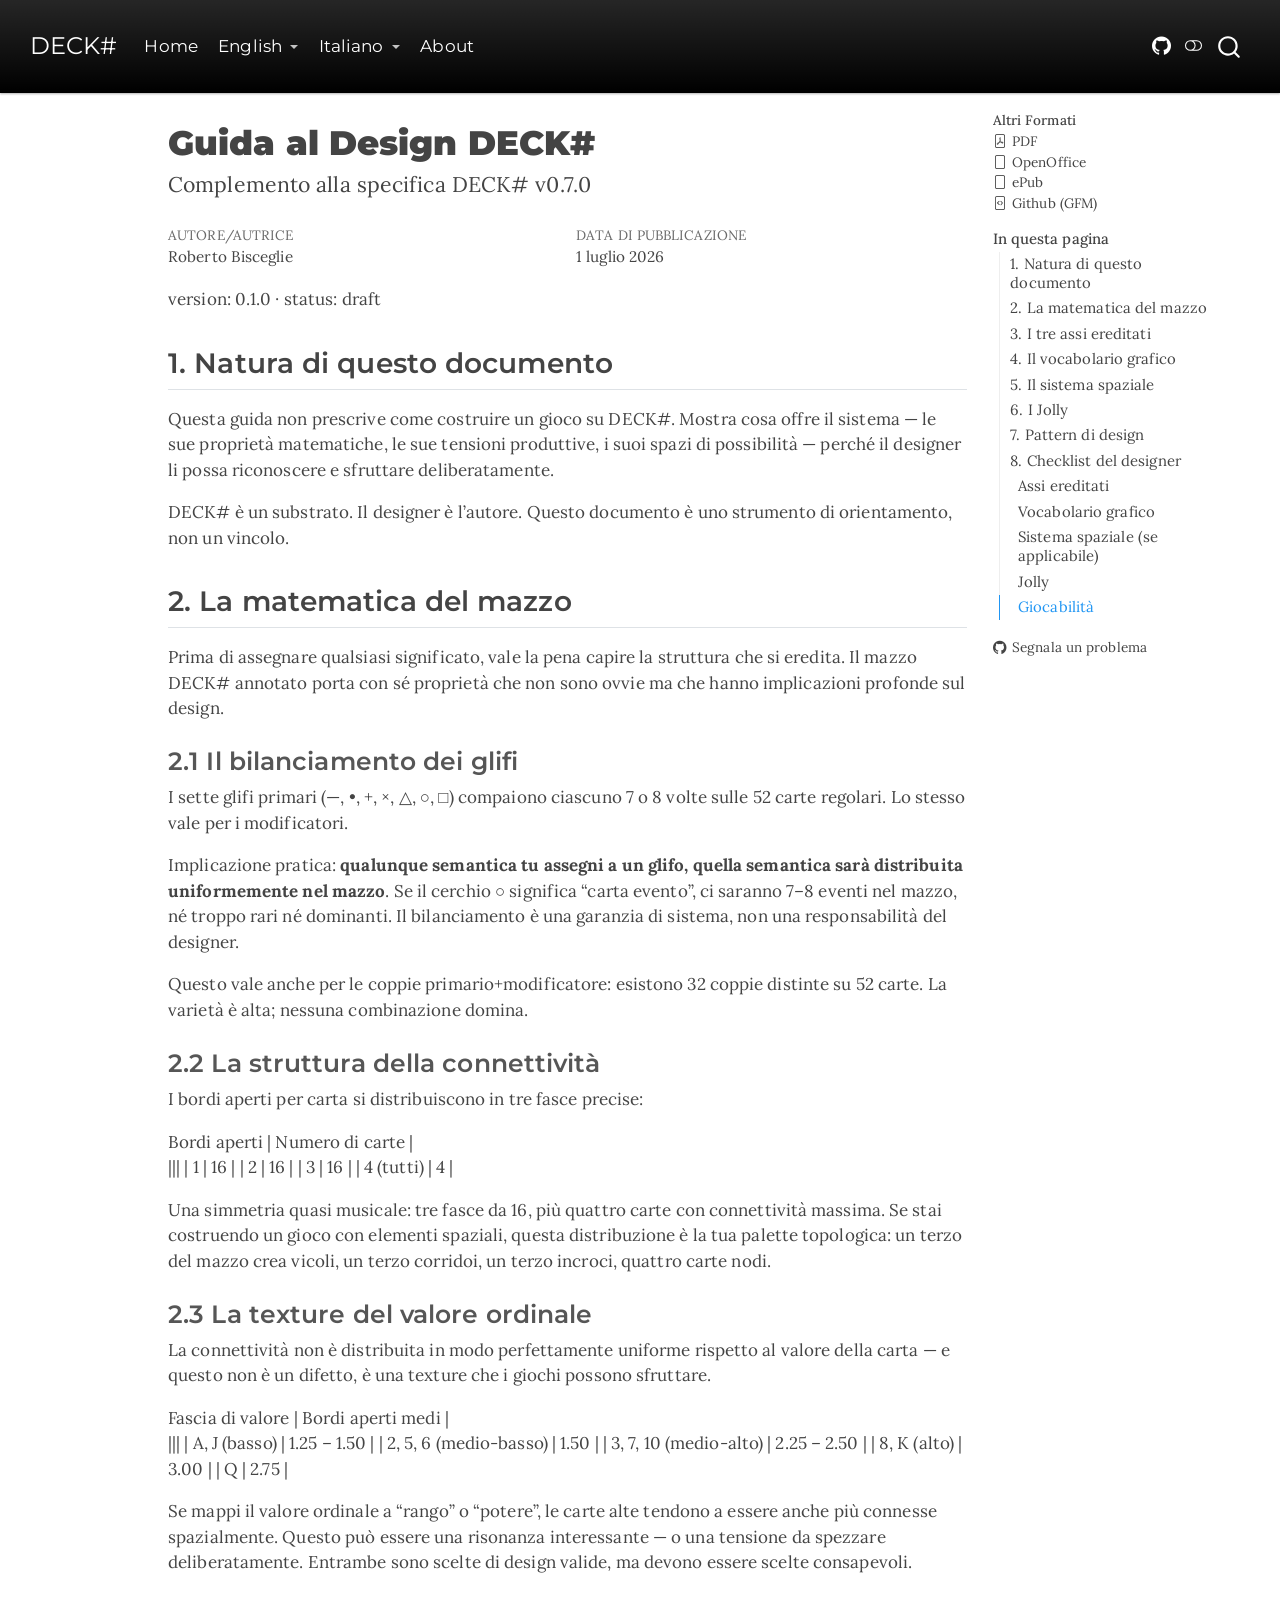
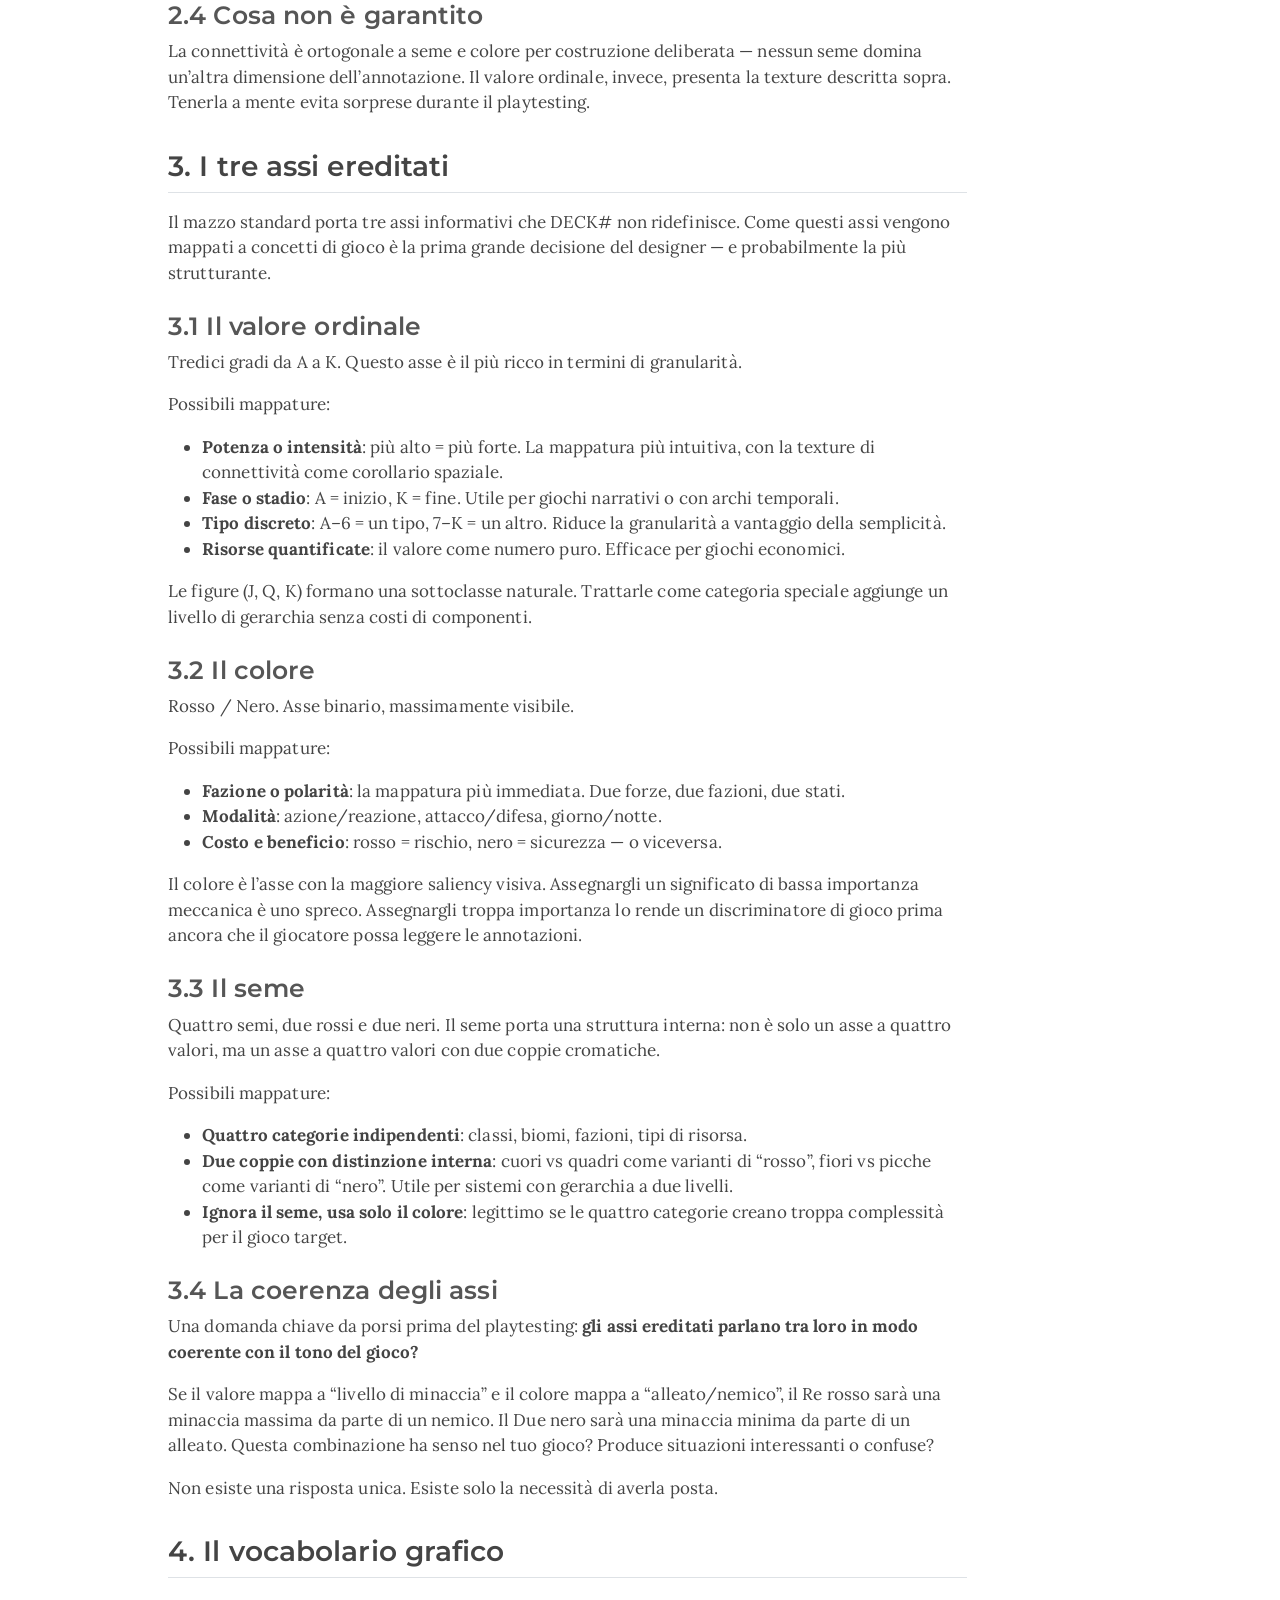
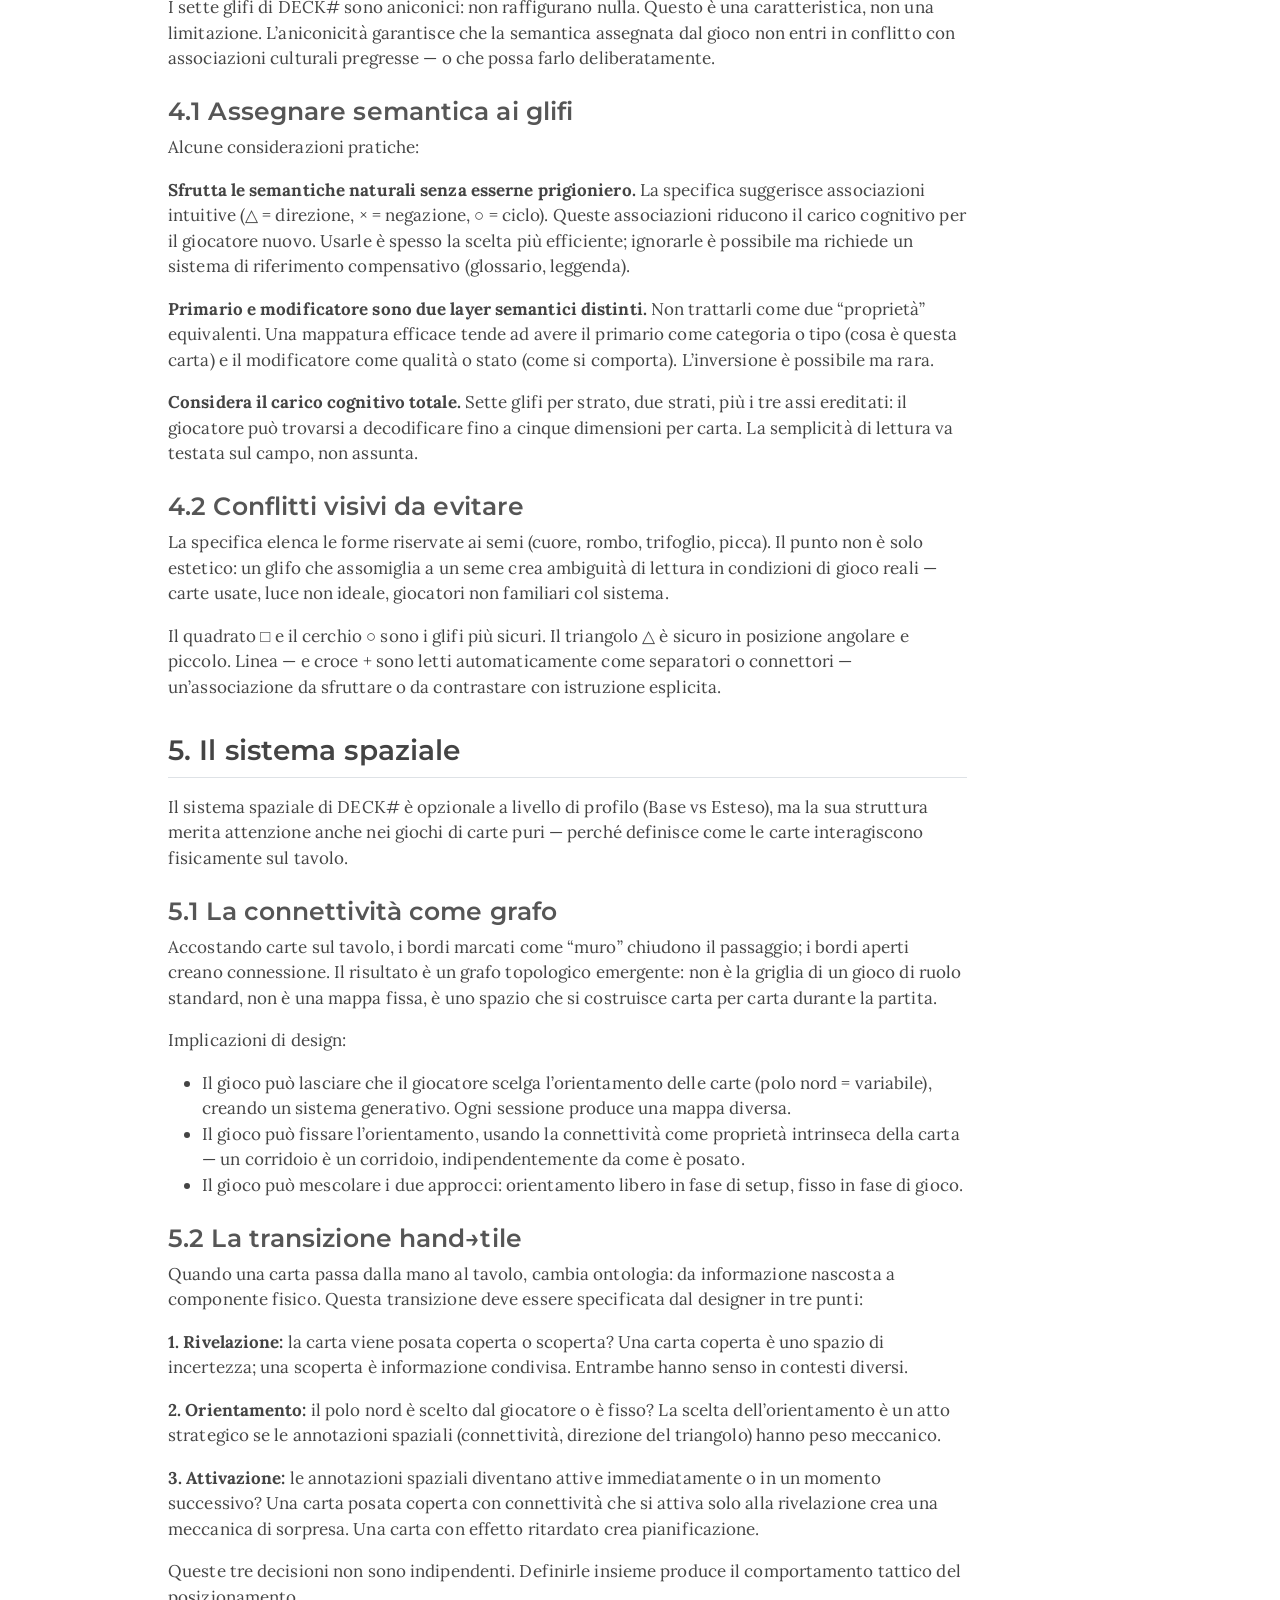
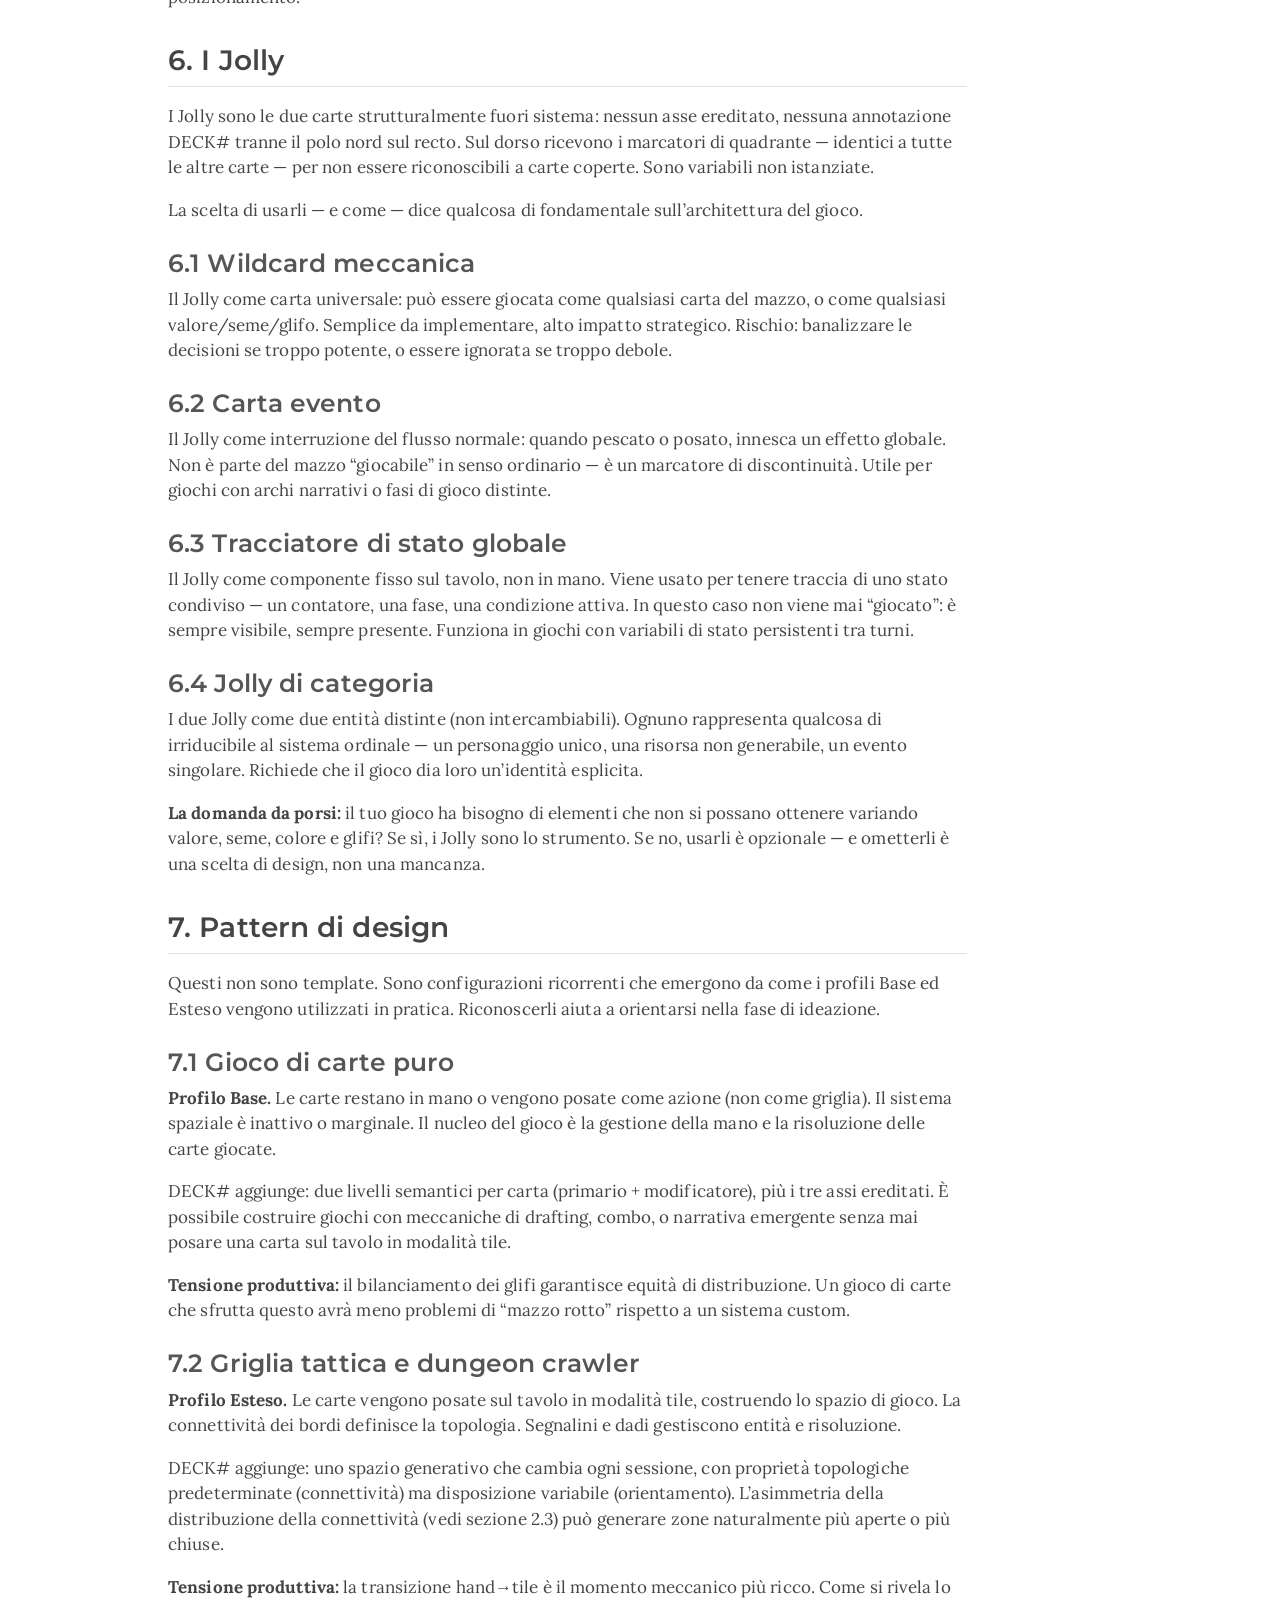
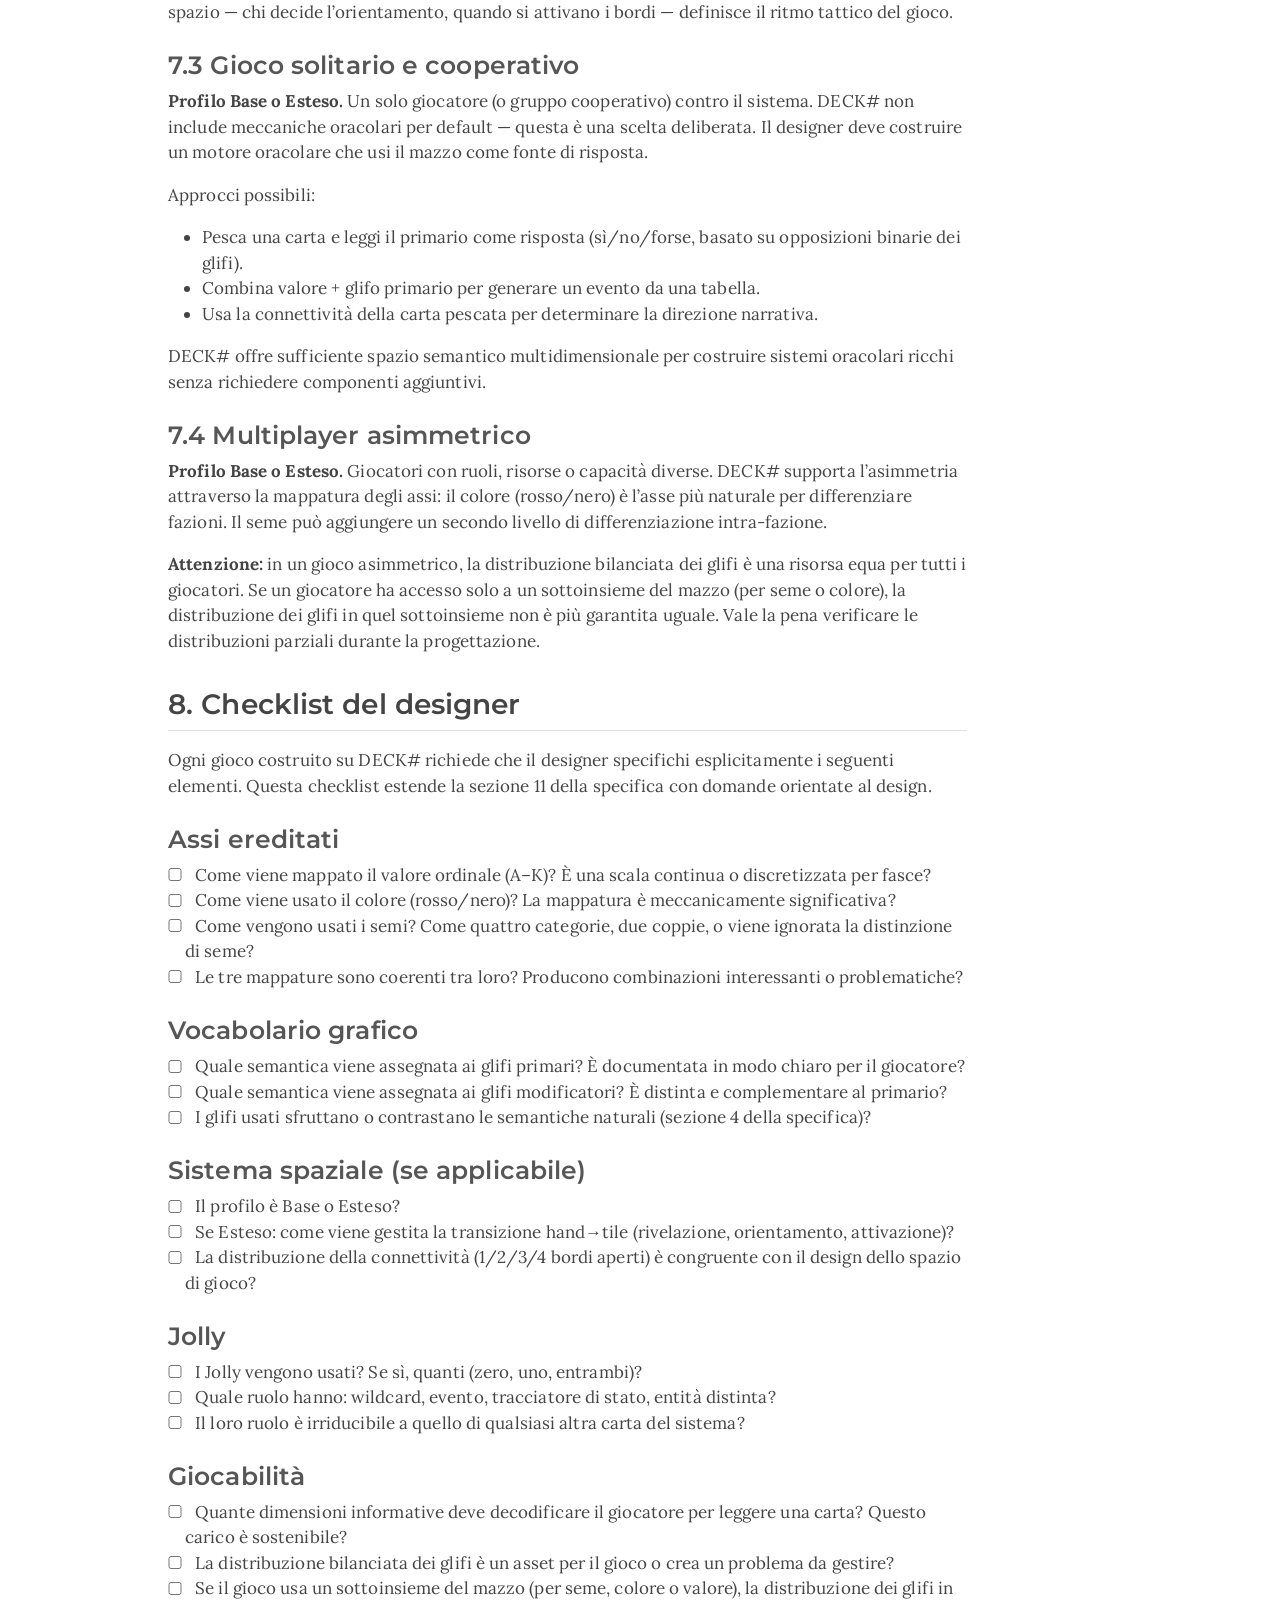
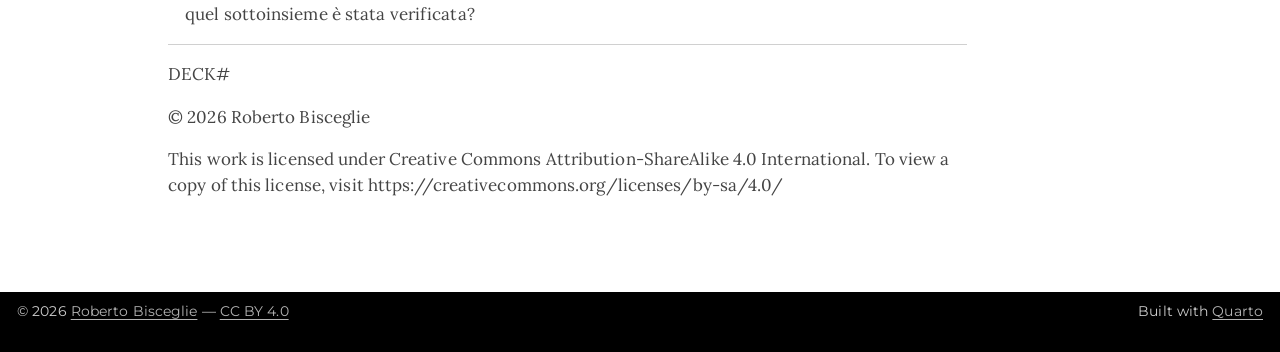
<file: docs/it/decksharp_guida_design.html>
<!DOCTYPE html>
<html xmlns="http://www.w3.org/1999/xhtml" lang="it" xml:lang="it"><head>

<meta charset="utf-8">
<meta name="generator" content="quarto-1.9.38">

<meta name="viewport" content="width=device-width, initial-scale=1.0, user-scalable=yes">

<meta name="author" content="Roberto Bisceglie">

<title>Guida al Design DECK# – DECK#</title>
<style>
/* Default styles provided by pandoc.
** See https://pandoc.org/MANUAL.html#variables-for-html for config info.
*/
code{white-space: pre-wrap;}
span.smallcaps{font-variant: small-caps;}
div.columns{display: flex; gap: min(4vw, 1.5em);}
div.column{flex: auto; overflow-x: auto;}
div.hanging-indent{margin-left: 1.5em; text-indent: -1.5em;}
ul.task-list{list-style: none;}
ul.task-list li input[type="checkbox"] {
  width: 0.8em;
  margin: 0 0.8em 0.2em -1em; /* quarto-specific, see https://github.com/quarto-dev/quarto-cli/issues/4556 */ 
  vertical-align: middle;
}
</style>


<script src="../../site_libs/quarto-nav/quarto-nav.js"></script>
<script src="../../site_libs/quarto-nav/headroom.min.js"></script>
<script src="../../site_libs/clipboard/clipboard.min.js"></script>
<script src="../../site_libs/quarto-search/autocomplete.umd.js"></script>
<script src="../../site_libs/quarto-search/fuse.min.js"></script>
<script src="../../site_libs/quarto-search/quarto-search.js"></script>
<meta name="quarto:offset" content="../../">
<link href="../../docs/assets/logo.svg" rel="icon" type="image/svg+xml">
<script src="../../site_libs/quarto-html/quarto.js" type="module"></script>
<script src="../../site_libs/quarto-html/tabsets/tabsets.js" type="module"></script>
<script src="../../site_libs/quarto-html/popper.min.js"></script>
<script src="../../site_libs/quarto-html/tippy.umd.min.js"></script>
<script src="../../site_libs/quarto-html/anchor.min.js"></script>
<link href="../../site_libs/quarto-html/tippy.css" rel="stylesheet">
<link href="../../site_libs/quarto-html/quarto-syntax-highlighting-15634bcf2e68342d4ad2dfa704d543f6.css" rel="stylesheet" class="quarto-color-scheme" id="quarto-text-highlighting-styles">
<link href="../../site_libs/quarto-html/quarto-syntax-highlighting-dark-0a6b7249c26820e032cb0bd839ff02b1.css" rel="stylesheet" class="quarto-color-scheme quarto-color-alternate" id="quarto-text-highlighting-styles">
<link href="../../site_libs/quarto-html/quarto-syntax-highlighting-15634bcf2e68342d4ad2dfa704d543f6.css" rel="stylesheet" class="quarto-color-scheme-extra" id="quarto-text-highlighting-styles">
<script src="../../site_libs/bootstrap/bootstrap.min.js"></script>
<link href="../../site_libs/bootstrap/bootstrap-icons.css" rel="stylesheet">
<link href="../../site_libs/bootstrap/bootstrap-421f92b7efeafb8936a62dbbb3c9442a.min.css" rel="stylesheet" append-hash="true" class="quarto-color-scheme" id="quarto-bootstrap" data-mode="light">
<link href="../../site_libs/bootstrap/bootstrap-dark-1afb3e959ab81541f25277dd6a6313c8.min.css" rel="stylesheet" append-hash="true" class="quarto-color-scheme quarto-color-alternate" id="quarto-bootstrap" data-mode="dark">
<link href="../../site_libs/bootstrap/bootstrap-421f92b7efeafb8936a62dbbb3c9442a.min.css" rel="stylesheet" append-hash="true" class="quarto-color-scheme-extra" id="quarto-bootstrap" data-mode="light">
<script id="quarto-search-options" type="application/json">{
  "location": "navbar",
  "copy-button": false,
  "collapse-after": 3,
  "panel-placement": "end",
  "type": "overlay",
  "limit": 50,
  "keyboard-shortcut": [
    "f",
    "/",
    "s"
  ],
  "show-item-context": false,
  "language": {
    "search-no-results-text": "Nessun risultato",
    "search-matching-documents-text": "documenti trovati",
    "search-copy-link-title": "Copiare il link nella ricerca",
    "search-hide-matches-text": "Nascondere i risultati aggiuntivi",
    "search-more-match-text": "ci sono altri risultati in questo documento",
    "search-more-matches-text": "ulteriori risultati in questo documento",
    "search-clear-button-title": "Pulire",
    "search-text-placeholder": "",
    "search-detached-cancel-button-title": "Cancellare",
    "search-submit-button-title": "Inviare",
    "search-label": "Ricerca"
  }
}</script>
<link rel="preconnect" href="https://fonts.googleapis.com">
<link rel="preconnect" href="https://fonts.gstatic.com" crossorigin="">
<link href="https://fonts.googleapis.com/css2?family=Lora:ital,wght@0,400;0,600;1,400&amp;family=Montserrat:wght@400;600;700;900&amp;display=swap" rel="stylesheet">


</head>

<body class="nav-fixed quarto-light"><script id="quarto-html-before-body" type="application/javascript">
    const toggleBodyColorMode = (bsSheetEl) => {
      const mode = bsSheetEl.getAttribute("data-mode");
      const bodyEl = window.document.querySelector("body");
      if (mode === "dark") {
        bodyEl.classList.add("quarto-dark");
        bodyEl.classList.remove("quarto-light");
      } else {
        bodyEl.classList.add("quarto-light");
        bodyEl.classList.remove("quarto-dark");
      }
    }
    const toggleBodyColorPrimary = () => {
      const bsSheetEl = window.document.querySelector("link#quarto-bootstrap:not([rel=disabled-stylesheet])");
      if (bsSheetEl) {
        toggleBodyColorMode(bsSheetEl);
      }
    }
    const setColorSchemeToggle = (alternate) => {
      const toggles = window.document.querySelectorAll('.quarto-color-scheme-toggle');
      for (let i=0; i < toggles.length; i++) {
        const toggle = toggles[i];
        if (toggle) {
          if (alternate) {
            toggle.classList.add("alternate");
          } else {
            toggle.classList.remove("alternate");
          }
        }
      }
    };
    const toggleColorMode = (alternate) => {
      // Switch the stylesheets
      const primaryStylesheets = window.document.querySelectorAll('link.quarto-color-scheme:not(.quarto-color-alternate)');
      const alternateStylesheets = window.document.querySelectorAll('link.quarto-color-scheme.quarto-color-alternate');
      manageTransitions('#quarto-margin-sidebar .nav-link', false);
      if (alternate) {
        // note: dark is layered on light, we don't disable primary!
        enableStylesheet(alternateStylesheets);
        for (const sheetNode of alternateStylesheets) {
          if (sheetNode.id === "quarto-bootstrap") {
            toggleBodyColorMode(sheetNode);
          }
        }
      } else {
        disableStylesheet(alternateStylesheets);
        enableStylesheet(primaryStylesheets)
        toggleBodyColorPrimary();
      }
      manageTransitions('#quarto-margin-sidebar .nav-link', true);
      // Switch the toggles
      setColorSchemeToggle(alternate)
      // Hack to workaround the fact that safari doesn't
      // properly recolor the scrollbar when toggling (#1455)
      if (navigator.userAgent.indexOf('Safari') > 0 && navigator.userAgent.indexOf('Chrome') == -1) {
        manageTransitions("body", false);
        window.scrollTo(0, 1);
        setTimeout(() => {
          window.scrollTo(0, 0);
          manageTransitions("body", true);
        }, 40);
      }
    }
    const disableStylesheet = (stylesheets) => {
      for (let i=0; i < stylesheets.length; i++) {
        const stylesheet = stylesheets[i];
        stylesheet.rel = 'disabled-stylesheet';
      }
    }
    const enableStylesheet = (stylesheets) => {
      for (let i=0; i < stylesheets.length; i++) {
        const stylesheet = stylesheets[i];
        if(stylesheet.rel !== 'stylesheet') { // for Chrome, which will still FOUC without this check
          stylesheet.rel = 'stylesheet';
        }
      }
    }
    const manageTransitions = (selector, allowTransitions) => {
      const els = window.document.querySelectorAll(selector);
      for (let i=0; i < els.length; i++) {
        const el = els[i];
        if (allowTransitions) {
          el.classList.remove('notransition');
        } else {
          el.classList.add('notransition');
        }
      }
    }
    const isFileUrl = () => {
      return window.location.protocol === 'file:';
    }
    const hasAlternateSentinel = () => {
      let styleSentinel = getColorSchemeSentinel();
      if (styleSentinel !== null) {
        return styleSentinel === "alternate";
      } else {
        return false;
      }
    }
    const setStyleSentinel = (alternate) => {
      const value = alternate ? "alternate" : "default";
      if (!isFileUrl()) {
        window.localStorage.setItem("quarto-color-scheme", value);
      } else {
        localAlternateSentinel = value;
      }
    }
    const getColorSchemeSentinel = () => {
      if (!isFileUrl()) {
        const storageValue = window.localStorage.getItem("quarto-color-scheme");
        return storageValue != null ? storageValue : localAlternateSentinel;
      } else {
        return localAlternateSentinel;
      }
    }
    const toggleGiscusIfUsed = (isAlternate, darkModeDefault) => {
      const baseTheme = document.querySelector('#giscus-base-theme')?.value ?? 'light';
      const alternateTheme = document.querySelector('#giscus-alt-theme')?.value ?? 'dark';
      let newTheme = '';
      if(authorPrefersDark) {
        newTheme = isAlternate ? baseTheme : alternateTheme;
      } else {
        newTheme = isAlternate ? alternateTheme : baseTheme;
      }
      const changeGiscusTheme = () => {
        // From: https://github.com/giscus/giscus/issues/336
        const sendMessage = (message) => {
          const iframe = document.querySelector('iframe.giscus-frame');
          if (!iframe) return;
          iframe.contentWindow.postMessage({ giscus: message }, 'https://giscus.app');
        }
        sendMessage({
          setConfig: {
            theme: newTheme
          }
        });
      }
      const isGiscussLoaded = window.document.querySelector('iframe.giscus-frame') !== null;
      if (isGiscussLoaded) {
        changeGiscusTheme();
      }
    };
    const authorPrefersDark = false;
    const darkModeDefault = authorPrefersDark;
      document.querySelector('link#quarto-text-highlighting-styles.quarto-color-scheme-extra').rel = 'disabled-stylesheet';
      document.querySelector('link#quarto-bootstrap.quarto-color-scheme-extra').rel = 'disabled-stylesheet';
    let localAlternateSentinel = darkModeDefault ? 'alternate' : 'default';
    // Dark / light mode switch
    window.quartoToggleColorScheme = () => {
      // Read the current dark / light value
      let toAlternate = !hasAlternateSentinel();
      toggleColorMode(toAlternate);
      setStyleSentinel(toAlternate);
      toggleGiscusIfUsed(toAlternate, darkModeDefault);
      window.dispatchEvent(new Event('resize'));
    };
    // Switch to dark mode if need be
    if (hasAlternateSentinel()) {
      toggleColorMode(true);
    } else {
      toggleColorMode(false);
    }
  </script>

<div id="quarto-search-results"></div>
  <header id="quarto-header" class="headroom fixed-top">
    <nav class="navbar navbar-expand-lg " data-bs-theme="dark">
      <div class="navbar-container container-fluid">
      <div class="navbar-brand-container mx-auto">
    <a class="navbar-brand" href="../../index.html">
    <span class="navbar-title">DECK#</span>
    </a>
  </div>
            <div id="quarto-search" class="" title="Ricerca"></div>
          <button class="navbar-toggler" type="button" data-bs-toggle="collapse" data-bs-target="#navbarCollapse" aria-controls="navbarCollapse" role="menu" aria-expanded="false" aria-label="Attiva/disattiva la navigazione" onclick="if (window.quartoToggleHeadroom) { window.quartoToggleHeadroom(); }">
  <span class="navbar-toggler-icon"></span>
</button>
          <div class="collapse navbar-collapse" id="navbarCollapse">
            <ul class="navbar-nav navbar-nav-scroll me-auto">
  <li class="nav-item">
    <a class="nav-link" href="../../index.html"> 
<span class="menu-text">Home</span></a>
  </li>  
  <li class="nav-item dropdown ">
    <a class="nav-link dropdown-toggle" href="#" id="nav-menu-english" role="link" data-bs-toggle="dropdown" aria-expanded="false">
 <span class="menu-text">English</span>
    </a>
    <ul class="dropdown-menu" aria-labelledby="nav-menu-english">    
        <li>
    <a class="dropdown-item" href="../../docs/en/decksharp_specs.html">
 <span class="dropdown-text">Specification</span></a>
  </li>  
        <li>
    <a class="dropdown-item" href="../../docs/en/decksharp_annotation_guide.html">
 <span class="dropdown-text">Annotation Guide</span></a>
  </li>  
        <li>
    <a class="dropdown-item" href="../../docs/en/decksharp_design_guide.html">
 <span class="dropdown-text">Design Guide</span></a>
  </li>  
        <li>
    <a class="dropdown-item" href="../../docs/en/decksharp_notes.html">
 <span class="dropdown-text">Design Notes</span></a>
  </li>  
    </ul>
  </li>
  <li class="nav-item dropdown ">
    <a class="nav-link dropdown-toggle" href="#" id="nav-menu-italiano" role="link" data-bs-toggle="dropdown" aria-expanded="false">
 <span class="menu-text">Italiano</span>
    </a>
    <ul class="dropdown-menu" aria-labelledby="nav-menu-italiano">    
        <li>
    <a class="dropdown-item" href="../../docs/it/decksharp_specs.html">
 <span class="dropdown-text">Specifiche</span></a>
  </li>  
        <li>
    <a class="dropdown-item" href="../../docs/it/decksharp_guida_annotazione.html">
 <span class="dropdown-text">Guida all’Annotazione</span></a>
  </li>  
        <li>
    <a class="dropdown-item" href="../../docs/it/decksharp_guida_design.html">
 <span class="dropdown-text">Guida al Design</span></a>
  </li>  
        <li>
    <a class="dropdown-item" href="../../docs/it/decksharp_notes.html">
 <span class="dropdown-text">Note di Design</span></a>
  </li>  
    </ul>
  </li>
  <li class="nav-item">
    <a class="nav-link" href="../../docs/about.html"> 
<span class="menu-text">About</span></a>
  </li>  
</ul>
            <ul class="navbar-nav navbar-nav-scroll ms-auto">
  <li class="nav-item compact">
    <a class="nav-link" href="https://github.com/zeruhur/decksharp"> <i class="bi bi-github" role="img">
</i> 
<span class="menu-text"></span></a>
  </li>  
</ul>
          </div> <!-- /navcollapse -->
            <div class="quarto-navbar-tools">
  <a href="" class="quarto-color-scheme-toggle quarto-navigation-tool  px-1" onclick="window.quartoToggleColorScheme(); return false;" title="Attiva/disattiva la modalità oscura"><i class="bi"></i></a>
</div>
      </div> <!-- /container-fluid -->
    </nav>
</header>
<!-- content -->
<div id="quarto-content" class="quarto-container page-columns page-rows-contents page-layout-article page-navbar">
<!-- sidebar -->
<!-- margin-sidebar -->
    <div id="quarto-margin-sidebar" class="sidebar margin-sidebar">
        <nav id="TOC" role="doc-toc" class="toc-active">
    <h2 id="toc-title">In questa pagina</h2>
   
  <ul>
  <li><a href="#natura-di-questo-documento" id="toc-natura-di-questo-documento" class="nav-link active" data-scroll-target="#natura-di-questo-documento">1. Natura di questo documento</a></li>
  <li><a href="#la-matematica-del-mazzo" id="toc-la-matematica-del-mazzo" class="nav-link" data-scroll-target="#la-matematica-del-mazzo">2. La matematica del mazzo</a>
  <ul class="collapse">
  <li><a href="#il-bilanciamento-dei-glifi" id="toc-il-bilanciamento-dei-glifi" class="nav-link" data-scroll-target="#il-bilanciamento-dei-glifi">2.1 Il bilanciamento dei glifi</a></li>
  <li><a href="#la-struttura-della-connettività" id="toc-la-struttura-della-connettività" class="nav-link" data-scroll-target="#la-struttura-della-connettività">2.2 La struttura della connettività</a></li>
  <li><a href="#la-texture-del-valore-ordinale" id="toc-la-texture-del-valore-ordinale" class="nav-link" data-scroll-target="#la-texture-del-valore-ordinale">2.3 La texture del valore ordinale</a></li>
  <li><a href="#cosa-non-è-garantito" id="toc-cosa-non-è-garantito" class="nav-link" data-scroll-target="#cosa-non-è-garantito">2.4 Cosa non è garantito</a></li>
  </ul></li>
  <li><a href="#i-tre-assi-ereditati" id="toc-i-tre-assi-ereditati" class="nav-link" data-scroll-target="#i-tre-assi-ereditati">3. I tre assi ereditati</a>
  <ul class="collapse">
  <li><a href="#il-valore-ordinale" id="toc-il-valore-ordinale" class="nav-link" data-scroll-target="#il-valore-ordinale">3.1 Il valore ordinale</a></li>
  <li><a href="#il-colore" id="toc-il-colore" class="nav-link" data-scroll-target="#il-colore">3.2 Il colore</a></li>
  <li><a href="#il-seme" id="toc-il-seme" class="nav-link" data-scroll-target="#il-seme">3.3 Il seme</a></li>
  <li><a href="#la-coerenza-degli-assi" id="toc-la-coerenza-degli-assi" class="nav-link" data-scroll-target="#la-coerenza-degli-assi">3.4 La coerenza degli assi</a></li>
  </ul></li>
  <li><a href="#il-vocabolario-grafico" id="toc-il-vocabolario-grafico" class="nav-link" data-scroll-target="#il-vocabolario-grafico">4. Il vocabolario grafico</a>
  <ul class="collapse">
  <li><a href="#assegnare-semantica-ai-glifi" id="toc-assegnare-semantica-ai-glifi" class="nav-link" data-scroll-target="#assegnare-semantica-ai-glifi">4.1 Assegnare semantica ai glifi</a></li>
  <li><a href="#conflitti-visivi-da-evitare" id="toc-conflitti-visivi-da-evitare" class="nav-link" data-scroll-target="#conflitti-visivi-da-evitare">4.2 Conflitti visivi da evitare</a></li>
  </ul></li>
  <li><a href="#il-sistema-spaziale" id="toc-il-sistema-spaziale" class="nav-link" data-scroll-target="#il-sistema-spaziale">5. Il sistema spaziale</a>
  <ul class="collapse">
  <li><a href="#la-connettività-come-grafo" id="toc-la-connettività-come-grafo" class="nav-link" data-scroll-target="#la-connettività-come-grafo">5.1 La connettività come grafo</a></li>
  <li><a href="#la-transizione-handtile" id="toc-la-transizione-handtile" class="nav-link" data-scroll-target="#la-transizione-handtile">5.2 La transizione hand→tile</a></li>
  </ul></li>
  <li><a href="#i-jolly" id="toc-i-jolly" class="nav-link" data-scroll-target="#i-jolly">6. I Jolly</a>
  <ul class="collapse">
  <li><a href="#wildcard-meccanica" id="toc-wildcard-meccanica" class="nav-link" data-scroll-target="#wildcard-meccanica">6.1 Wildcard meccanica</a></li>
  <li><a href="#carta-evento" id="toc-carta-evento" class="nav-link" data-scroll-target="#carta-evento">6.2 Carta evento</a></li>
  <li><a href="#tracciatore-di-stato-globale" id="toc-tracciatore-di-stato-globale" class="nav-link" data-scroll-target="#tracciatore-di-stato-globale">6.3 Tracciatore di stato globale</a></li>
  <li><a href="#jolly-di-categoria" id="toc-jolly-di-categoria" class="nav-link" data-scroll-target="#jolly-di-categoria">6.4 Jolly di categoria</a></li>
  </ul></li>
  <li><a href="#pattern-di-design" id="toc-pattern-di-design" class="nav-link" data-scroll-target="#pattern-di-design">7. Pattern di design</a>
  <ul class="collapse">
  <li><a href="#gioco-di-carte-puro" id="toc-gioco-di-carte-puro" class="nav-link" data-scroll-target="#gioco-di-carte-puro">7.1 Gioco di carte puro</a></li>
  <li><a href="#griglia-tattica-e-dungeon-crawler" id="toc-griglia-tattica-e-dungeon-crawler" class="nav-link" data-scroll-target="#griglia-tattica-e-dungeon-crawler">7.2 Griglia tattica e dungeon crawler</a></li>
  <li><a href="#gioco-solitario-e-cooperativo" id="toc-gioco-solitario-e-cooperativo" class="nav-link" data-scroll-target="#gioco-solitario-e-cooperativo">7.3 Gioco solitario e cooperativo</a></li>
  <li><a href="#multiplayer-asimmetrico" id="toc-multiplayer-asimmetrico" class="nav-link" data-scroll-target="#multiplayer-asimmetrico">7.4 Multiplayer asimmetrico</a></li>
  </ul></li>
  <li><a href="#checklist-del-designer" id="toc-checklist-del-designer" class="nav-link" data-scroll-target="#checklist-del-designer">8. Checklist del designer</a>
  <ul class="collapse">
  <li><a href="#assi-ereditati" id="toc-assi-ereditati" class="nav-link" data-scroll-target="#assi-ereditati">Assi ereditati</a></li>
  <li><a href="#vocabolario-grafico" id="toc-vocabolario-grafico" class="nav-link" data-scroll-target="#vocabolario-grafico">Vocabolario grafico</a></li>
  <li><a href="#sistema-spaziale-se-applicabile" id="toc-sistema-spaziale-se-applicabile" class="nav-link" data-scroll-target="#sistema-spaziale-se-applicabile">Sistema spaziale (se applicabile)</a></li>
  <li><a href="#jolly" id="toc-jolly" class="nav-link" data-scroll-target="#jolly">Jolly</a></li>
  <li><a href="#giocabilità" id="toc-giocabilità" class="nav-link" data-scroll-target="#giocabilità">Giocabilità</a></li>
  </ul></li>
  </ul>
<div class="toc-actions"><ul><li><a href="https://github.com/zeruhur/decksharp/issues/new" class="toc-action"><i class="bi bi-github"></i>Segnala un problema</a></li></ul></div><div class="quarto-alternate-formats"><h2>Altri Formati</h2><ul><li><a href="decksharp_guida_design.pdf"><i class="bi bi-file-pdf"></i>PDF</a></li><li><a href="decksharp_guida_design.odt"><i class="bi bi-file"></i>OpenOffice</a></li><li><a href="decksharp_guida_design.epub"><i class="bi bi-file"></i>ePub</a></li><li><a href="decksharp_guida_design-gfm.md"><i class="bi bi-file-code"></i>Github (GFM)</a></li></ul></div></nav>
    </div>
<!-- main -->
<main class="content" id="quarto-document-content">


<header id="title-block-header" class="quarto-title-block default">
<div class="quarto-title">
<h1 class="title">Guida al Design DECK#</h1>
<p class="subtitle lead">Complemento alla specifica DECK# v0.7.0</p>
</div>



<div class="quarto-title-meta">

    <div>
    <div class="quarto-title-meta-heading">Autore/Autrice</div>
    <div class="quarto-title-meta-contents">
             <p>Roberto Bisceglie </p>
          </div>
  </div>
    
    <div>
    <div class="quarto-title-meta-heading">Data di Pubblicazione</div>
    <div class="quarto-title-meta-contents">
      <p class="date">1 luglio 2026</p>
    </div>
  </div>
  
    
  </div>
  


</header>


<p>version: 0.1.0 · status: draft</p>
<section id="natura-di-questo-documento" class="level2">
<h2 class="anchored" data-anchor-id="natura-di-questo-documento">1. Natura di questo documento</h2>
<p>Questa guida non prescrive come costruire un gioco su DECK#. Mostra cosa offre il sistema — le sue proprietà matematiche, le sue tensioni produttive, i suoi spazi di possibilità — perché il designer li possa riconoscere e sfruttare deliberatamente.</p>
<p>DECK# è un substrato. Il designer è l’autore. Questo documento è uno strumento di orientamento, non un vincolo.</p>
</section>
<section id="la-matematica-del-mazzo" class="level2">
<h2 class="anchored" data-anchor-id="la-matematica-del-mazzo">2. La matematica del mazzo</h2>
<p>Prima di assegnare qualsiasi significato, vale la pena capire la struttura che si eredita. Il mazzo DECK# annotato porta con sé proprietà che non sono ovvie ma che hanno implicazioni profonde sul design.</p>
<section id="il-bilanciamento-dei-glifi" class="level3">
<h3 class="anchored" data-anchor-id="il-bilanciamento-dei-glifi">2.1 Il bilanciamento dei glifi</h3>
<p>I sette glifi primari (—, •, +, ×, △, ○, □) compaiono ciascuno 7 o 8 volte sulle 52 carte regolari. Lo stesso vale per i modificatori.</p>
<p>Implicazione pratica: <strong>qualunque semantica tu assegni a un glifo, quella semantica sarà distribuita uniformemente nel mazzo</strong>. Se il cerchio ○ significa “carta evento”, ci saranno 7–8 eventi nel mazzo, né troppo rari né dominanti. Il bilanciamento è una garanzia di sistema, non una responsabilità del designer.</p>
<p>Questo vale anche per le coppie primario+modificatore: esistono 32 coppie distinte su 52 carte. La varietà è alta; nessuna combinazione domina.</p>
</section>
<section id="la-struttura-della-connettività" class="level3">
<h3 class="anchored" data-anchor-id="la-struttura-della-connettività">2.2 La struttura della connettività</h3>
<p>I bordi aperti per carta si distribuiscono in tre fasce precise:</p>
<div class="line-block">Bordi aperti | Numero di carte |</div>
<p>||| | 1 | 16 | | 2 | 16 | | 3 | 16 | | 4 (tutti) | 4 |</p>
<p>Una simmetria quasi musicale: tre fasce da 16, più quattro carte con connettività massima. Se stai costruendo un gioco con elementi spaziali, questa distribuzione è la tua palette topologica: un terzo del mazzo crea vicoli, un terzo corridoi, un terzo incroci, quattro carte nodi.</p>
</section>
<section id="la-texture-del-valore-ordinale" class="level3">
<h3 class="anchored" data-anchor-id="la-texture-del-valore-ordinale">2.3 La texture del valore ordinale</h3>
<p>La connettività non è distribuita in modo perfettamente uniforme rispetto al valore della carta — e questo non è un difetto, è una texture che i giochi possono sfruttare.</p>
<div class="line-block">Fascia di valore | Bordi aperti medi |</div>
<p>||| | A, J (basso) | 1.25 – 1.50 | | 2, 5, 6 (medio-basso) | 1.50 | | 3, 7, 10 (medio-alto) | 2.25 – 2.50 | | 8, K (alto) | 3.00 | | Q | 2.75 |</p>
<p>Se mappi il valore ordinale a “rango” o “potere”, le carte alte tendono a essere anche più connesse spazialmente. Questo può essere una risonanza interessante — o una tensione da spezzare deliberatamente. Entrambe sono scelte di design valide, ma devono essere scelte consapevoli.</p>
</section>
<section id="cosa-non-è-garantito" class="level3">
<h3 class="anchored" data-anchor-id="cosa-non-è-garantito">2.4 Cosa non è garantito</h3>
<p>La connettività è ortogonale a seme e colore per costruzione deliberata — nessun seme domina un’altra dimensione dell’annotazione. Il valore ordinale, invece, presenta la texture descritta sopra. Tenerla a mente evita sorprese durante il playtesting.</p>
</section>
</section>
<section id="i-tre-assi-ereditati" class="level2">
<h2 class="anchored" data-anchor-id="i-tre-assi-ereditati">3. I tre assi ereditati</h2>
<p>Il mazzo standard porta tre assi informativi che DECK# non ridefinisce. Come questi assi vengono mappati a concetti di gioco è la prima grande decisione del designer — e probabilmente la più strutturante.</p>
<section id="il-valore-ordinale" class="level3">
<h3 class="anchored" data-anchor-id="il-valore-ordinale">3.1 Il valore ordinale</h3>
<p>Tredici gradi da A a K. Questo asse è il più ricco in termini di granularità.</p>
<p>Possibili mappature:</p>
<ul>
<li><strong>Potenza o intensità</strong>: più alto = più forte. La mappatura più intuitiva, con la texture di connettività come corollario spaziale.</li>
<li><strong>Fase o stadio</strong>: A = inizio, K = fine. Utile per giochi narrativi o con archi temporali.</li>
<li><strong>Tipo discreto</strong>: A–6 = un tipo, 7–K = un altro. Riduce la granularità a vantaggio della semplicità.</li>
<li><strong>Risorse quantificate</strong>: il valore come numero puro. Efficace per giochi economici.</li>
</ul>
<p>Le figure (J, Q, K) formano una sottoclasse naturale. Trattarle come categoria speciale aggiunge un livello di gerarchia senza costi di componenti.</p>
</section>
<section id="il-colore" class="level3">
<h3 class="anchored" data-anchor-id="il-colore">3.2 Il colore</h3>
<p>Rosso / Nero. Asse binario, massimamente visibile.</p>
<p>Possibili mappature:</p>
<ul>
<li><strong>Fazione o polarità</strong>: la mappatura più immediata. Due forze, due fazioni, due stati.</li>
<li><strong>Modalità</strong>: azione/reazione, attacco/difesa, giorno/notte.</li>
<li><strong>Costo e beneficio</strong>: rosso = rischio, nero = sicurezza — o viceversa.</li>
</ul>
<p>Il colore è l’asse con la maggiore saliency visiva. Assegnargli un significato di bassa importanza meccanica è uno spreco. Assegnargli troppa importanza lo rende un discriminatore di gioco prima ancora che il giocatore possa leggere le annotazioni.</p>
</section>
<section id="il-seme" class="level3">
<h3 class="anchored" data-anchor-id="il-seme">3.3 Il seme</h3>
<p>Quattro semi, due rossi e due neri. Il seme porta una struttura interna: non è solo un asse a quattro valori, ma un asse a quattro valori con due coppie cromatiche.</p>
<p>Possibili mappature:</p>
<ul>
<li><strong>Quattro categorie indipendenti</strong>: classi, biomi, fazioni, tipi di risorsa.</li>
<li><strong>Due coppie con distinzione interna</strong>: cuori vs quadri come varianti di “rosso”, fiori vs picche come varianti di “nero”. Utile per sistemi con gerarchia a due livelli.</li>
<li><strong>Ignora il seme, usa solo il colore</strong>: legittimo se le quattro categorie creano troppa complessità per il gioco target.</li>
</ul>
</section>
<section id="la-coerenza-degli-assi" class="level3">
<h3 class="anchored" data-anchor-id="la-coerenza-degli-assi">3.4 La coerenza degli assi</h3>
<p>Una domanda chiave da porsi prima del playtesting: <strong>gli assi ereditati parlano tra loro in modo coerente con il tono del gioco?</strong></p>
<p>Se il valore mappa a “livello di minaccia” e il colore mappa a “alleato/nemico”, il Re rosso sarà una minaccia massima da parte di un nemico. Il Due nero sarà una minaccia minima da parte di un alleato. Questa combinazione ha senso nel tuo gioco? Produce situazioni interessanti o confuse?</p>
<p>Non esiste una risposta unica. Esiste solo la necessità di averla posta.</p>
</section>
</section>
<section id="il-vocabolario-grafico" class="level2">
<h2 class="anchored" data-anchor-id="il-vocabolario-grafico">4. Il vocabolario grafico</h2>
<p>I sette glifi di DECK# sono aniconici: non raffigurano nulla. Questo è una caratteristica, non una limitazione. L’aniconicità garantisce che la semantica assegnata dal gioco non entri in conflitto con associazioni culturali pregresse — o che possa farlo deliberatamente.</p>
<section id="assegnare-semantica-ai-glifi" class="level3">
<h3 class="anchored" data-anchor-id="assegnare-semantica-ai-glifi">4.1 Assegnare semantica ai glifi</h3>
<p>Alcune considerazioni pratiche:</p>
<p><strong>Sfrutta le semantiche naturali senza esserne prigioniero.</strong> La specifica suggerisce associazioni intuitive (△ = direzione, × = negazione, ○ = ciclo). Queste associazioni riducono il carico cognitivo per il giocatore nuovo. Usarle è spesso la scelta più efficiente; ignorarle è possibile ma richiede un sistema di riferimento compensativo (glossario, leggenda).</p>
<p><strong>Primario e modificatore sono due layer semantici distinti.</strong> Non trattarli come due “proprietà” equivalenti. Una mappatura efficace tende ad avere il primario come categoria o tipo (cosa è questa carta) e il modificatore come qualità o stato (come si comporta). L’inversione è possibile ma rara.</p>
<p><strong>Considera il carico cognitivo totale.</strong> Sette glifi per strato, due strati, più i tre assi ereditati: il giocatore può trovarsi a decodificare fino a cinque dimensioni per carta. La semplicità di lettura va testata sul campo, non assunta.</p>
</section>
<section id="conflitti-visivi-da-evitare" class="level3">
<h3 class="anchored" data-anchor-id="conflitti-visivi-da-evitare">4.2 Conflitti visivi da evitare</h3>
<p>La specifica elenca le forme riservate ai semi (cuore, rombo, trifoglio, picca). Il punto non è solo estetico: un glifo che assomiglia a un seme crea ambiguità di lettura in condizioni di gioco reali — carte usate, luce non ideale, giocatori non familiari col sistema.</p>
<p>Il quadrato □ e il cerchio ○ sono i glifi più sicuri. Il triangolo △ è sicuro in posizione angolare e piccolo. Linea — e croce + sono letti automaticamente come separatori o connettori — un’associazione da sfruttare o da contrastare con istruzione esplicita.</p>
</section>
</section>
<section id="il-sistema-spaziale" class="level2">
<h2 class="anchored" data-anchor-id="il-sistema-spaziale">5. Il sistema spaziale</h2>
<p>Il sistema spaziale di DECK# è opzionale a livello di profilo (Base vs Esteso), ma la sua struttura merita attenzione anche nei giochi di carte puri — perché definisce come le carte interagiscono fisicamente sul tavolo.</p>
<section id="la-connettività-come-grafo" class="level3">
<h3 class="anchored" data-anchor-id="la-connettività-come-grafo">5.1 La connettività come grafo</h3>
<p>Accostando carte sul tavolo, i bordi marcati come “muro” chiudono il passaggio; i bordi aperti creano connessione. Il risultato è un grafo topologico emergente: non è la griglia di un gioco di ruolo standard, non è una mappa fissa, è uno spazio che si costruisce carta per carta durante la partita.</p>
<p>Implicazioni di design:</p>
<ul>
<li>Il gioco può lasciare che il giocatore scelga l’orientamento delle carte (polo nord = variabile), creando un sistema generativo. Ogni sessione produce una mappa diversa.</li>
<li>Il gioco può fissare l’orientamento, usando la connettività come proprietà intrinseca della carta — un corridoio è un corridoio, indipendentemente da come è posato.</li>
<li>Il gioco può mescolare i due approcci: orientamento libero in fase di setup, fisso in fase di gioco.</li>
</ul>
</section>
<section id="la-transizione-handtile" class="level3">
<h3 class="anchored" data-anchor-id="la-transizione-handtile">5.2 La transizione hand→tile</h3>
<p>Quando una carta passa dalla mano al tavolo, cambia ontologia: da informazione nascosta a componente fisico. Questa transizione deve essere specificata dal designer in tre punti:</p>
<p><strong>1. Rivelazione:</strong> la carta viene posata coperta o scoperta? Una carta coperta è uno spazio di incertezza; una scoperta è informazione condivisa. Entrambe hanno senso in contesti diversi.</p>
<p><strong>2. Orientamento:</strong> il polo nord è scelto dal giocatore o è fisso? La scelta dell’orientamento è un atto strategico se le annotazioni spaziali (connettività, direzione del triangolo) hanno peso meccanico.</p>
<p><strong>3. Attivazione:</strong> le annotazioni spaziali diventano attive immediatamente o in un momento successivo? Una carta posata coperta con connettività che si attiva solo alla rivelazione crea una meccanica di sorpresa. Una carta con effetto ritardato crea pianificazione.</p>
<p>Queste tre decisioni non sono indipendenti. Definirle insieme produce il comportamento tattico del posizionamento.</p>
</section>
</section>
<section id="i-jolly" class="level2">
<h2 class="anchored" data-anchor-id="i-jolly">6. I Jolly</h2>
<p>I Jolly sono le due carte strutturalmente fuori sistema: nessun asse ereditato, nessuna annotazione DECK# tranne il polo nord sul recto. Sul dorso ricevono i marcatori di quadrante — identici a tutte le altre carte — per non essere riconoscibili a carte coperte. Sono variabili non istanziate.</p>
<p>La scelta di usarli — e come — dice qualcosa di fondamentale sull’architettura del gioco.</p>
<section id="wildcard-meccanica" class="level3">
<h3 class="anchored" data-anchor-id="wildcard-meccanica">6.1 Wildcard meccanica</h3>
<p>Il Jolly come carta universale: può essere giocata come qualsiasi carta del mazzo, o come qualsiasi valore/seme/glifo. Semplice da implementare, alto impatto strategico. Rischio: banalizzare le decisioni se troppo potente, o essere ignorata se troppo debole.</p>
</section>
<section id="carta-evento" class="level3">
<h3 class="anchored" data-anchor-id="carta-evento">6.2 Carta evento</h3>
<p>Il Jolly come interruzione del flusso normale: quando pescato o posato, innesca un effetto globale. Non è parte del mazzo “giocabile” in senso ordinario — è un marcatore di discontinuità. Utile per giochi con archi narrativi o fasi di gioco distinte.</p>
</section>
<section id="tracciatore-di-stato-globale" class="level3">
<h3 class="anchored" data-anchor-id="tracciatore-di-stato-globale">6.3 Tracciatore di stato globale</h3>
<p>Il Jolly come componente fisso sul tavolo, non in mano. Viene usato per tenere traccia di uno stato condiviso — un contatore, una fase, una condizione attiva. In questo caso non viene mai “giocato”: è sempre visibile, sempre presente. Funziona in giochi con variabili di stato persistenti tra turni.</p>
</section>
<section id="jolly-di-categoria" class="level3">
<h3 class="anchored" data-anchor-id="jolly-di-categoria">6.4 Jolly di categoria</h3>
<p>I due Jolly come due entità distinte (non intercambiabili). Ognuno rappresenta qualcosa di irriducibile al sistema ordinale — un personaggio unico, una risorsa non generabile, un evento singolare. Richiede che il gioco dia loro un’identità esplicita.</p>
<p><strong>La domanda da porsi:</strong> il tuo gioco ha bisogno di elementi che non si possano ottenere variando valore, seme, colore e glifi? Se sì, i Jolly sono lo strumento. Se no, usarli è opzionale — e ometterli è una scelta di design, non una mancanza.</p>
</section>
</section>
<section id="pattern-di-design" class="level2">
<h2 class="anchored" data-anchor-id="pattern-di-design">7. Pattern di design</h2>
<p>Questi non sono template. Sono configurazioni ricorrenti che emergono da come i profili Base ed Esteso vengono utilizzati in pratica. Riconoscerli aiuta a orientarsi nella fase di ideazione.</p>
<section id="gioco-di-carte-puro" class="level3">
<h3 class="anchored" data-anchor-id="gioco-di-carte-puro">7.1 Gioco di carte puro</h3>
<p><strong>Profilo Base.</strong> Le carte restano in mano o vengono posate come azione (non come griglia). Il sistema spaziale è inattivo o marginale. Il nucleo del gioco è la gestione della mano e la risoluzione delle carte giocate.</p>
<p>DECK# aggiunge: due livelli semantici per carta (primario + modificatore), più i tre assi ereditati. È possibile costruire giochi con meccaniche di drafting, combo, o narrativa emergente senza mai posare una carta sul tavolo in modalità tile.</p>
<p><strong>Tensione produttiva:</strong> il bilanciamento dei glifi garantisce equità di distribuzione. Un gioco di carte che sfrutta questo avrà meno problemi di “mazzo rotto” rispetto a un sistema custom.</p>
</section>
<section id="griglia-tattica-e-dungeon-crawler" class="level3">
<h3 class="anchored" data-anchor-id="griglia-tattica-e-dungeon-crawler">7.2 Griglia tattica e dungeon crawler</h3>
<p><strong>Profilo Esteso.</strong> Le carte vengono posate sul tavolo in modalità tile, costruendo lo spazio di gioco. La connettività dei bordi definisce la topologia. Segnalini e dadi gestiscono entità e risoluzione.</p>
<p>DECK# aggiunge: uno spazio generativo che cambia ogni sessione, con proprietà topologiche predeterminate (connettività) ma disposizione variabile (orientamento). L’asimmetria della distribuzione della connettività (vedi sezione 2.3) può generare zone naturalmente più aperte o più chiuse.</p>
<p><strong>Tensione produttiva:</strong> la transizione hand→tile è il momento meccanico più ricco. Come si rivela lo spazio — chi decide l’orientamento, quando si attivano i bordi — definisce il ritmo tattico del gioco.</p>
</section>
<section id="gioco-solitario-e-cooperativo" class="level3">
<h3 class="anchored" data-anchor-id="gioco-solitario-e-cooperativo">7.3 Gioco solitario e cooperativo</h3>
<p><strong>Profilo Base o Esteso.</strong> Un solo giocatore (o gruppo cooperativo) contro il sistema. DECK# non include meccaniche oracolari per default — questa è una scelta deliberata. Il designer deve costruire un motore oracolare che usi il mazzo come fonte di risposta.</p>
<p>Approcci possibili:</p>
<ul>
<li>Pesca una carta e leggi il primario come risposta (sì/no/forse, basato su opposizioni binarie dei glifi).</li>
<li>Combina valore + glifo primario per generare un evento da una tabella.</li>
<li>Usa la connettività della carta pescata per determinare la direzione narrativa.</li>
</ul>
<p>DECK# offre sufficiente spazio semantico multidimensionale per costruire sistemi oracolari ricchi senza richiedere componenti aggiuntivi.</p>
</section>
<section id="multiplayer-asimmetrico" class="level3">
<h3 class="anchored" data-anchor-id="multiplayer-asimmetrico">7.4 Multiplayer asimmetrico</h3>
<p><strong>Profilo Base o Esteso.</strong> Giocatori con ruoli, risorse o capacità diverse. DECK# supporta l’asimmetria attraverso la mappatura degli assi: il colore (rosso/nero) è l’asse più naturale per differenziare fazioni. Il seme può aggiungere un secondo livello di differenziazione intra-fazione.</p>
<p><strong>Attenzione:</strong> in un gioco asimmetrico, la distribuzione bilanciata dei glifi è una risorsa equa per tutti i giocatori. Se un giocatore ha accesso solo a un sottoinsieme del mazzo (per seme o colore), la distribuzione dei glifi in quel sottoinsieme non è più garantita uguale. Vale la pena verificare le distribuzioni parziali durante la progettazione.</p>
</section>
</section>
<section id="checklist-del-designer" class="level2">
<h2 class="anchored" data-anchor-id="checklist-del-designer">8. Checklist del designer</h2>
<p>Ogni gioco costruito su DECK# richiede che il designer specifichi esplicitamente i seguenti elementi. Questa checklist estende la sezione 11 della specifica con domande orientate al design.</p>
<section id="assi-ereditati" class="level3">
<h3 class="anchored" data-anchor-id="assi-ereditati">Assi ereditati</h3>
<ul class="task-list">
<li><label><input type="checkbox">Come viene mappato il valore ordinale (A–K)? È una scala continua o discretizzata per fasce?</label></li>
<li><label><input type="checkbox">Come viene usato il colore (rosso/nero)? La mappatura è meccanicamente significativa?</label></li>
<li><label><input type="checkbox">Come vengono usati i semi? Come quattro categorie, due coppie, o viene ignorata la distinzione di seme?</label></li>
<li><label><input type="checkbox">Le tre mappature sono coerenti tra loro? Producono combinazioni interessanti o problematiche?</label></li>
</ul>
</section>
<section id="vocabolario-grafico" class="level3">
<h3 class="anchored" data-anchor-id="vocabolario-grafico">Vocabolario grafico</h3>
<ul class="task-list">
<li><label><input type="checkbox">Quale semantica viene assegnata ai glifi primari? È documentata in modo chiaro per il giocatore?</label></li>
<li><label><input type="checkbox">Quale semantica viene assegnata ai glifi modificatori? È distinta e complementare al primario?</label></li>
<li><label><input type="checkbox">I glifi usati sfruttano o contrastano le semantiche naturali (sezione 4 della specifica)?</label></li>
</ul>
</section>
<section id="sistema-spaziale-se-applicabile" class="level3">
<h3 class="anchored" data-anchor-id="sistema-spaziale-se-applicabile">Sistema spaziale (se applicabile)</h3>
<ul class="task-list">
<li><label><input type="checkbox">Il profilo è Base o Esteso?</label></li>
<li><label><input type="checkbox">Se Esteso: come viene gestita la transizione hand→tile (rivelazione, orientamento, attivazione)?</label></li>
<li><label><input type="checkbox">La distribuzione della connettività (1/2/3/4 bordi aperti) è congruente con il design dello spazio di gioco?</label></li>
</ul>
</section>
<section id="jolly" class="level3">
<h3 class="anchored" data-anchor-id="jolly">Jolly</h3>
<ul class="task-list">
<li><label><input type="checkbox">I Jolly vengono usati? Se sì, quanti (zero, uno, entrambi)?</label></li>
<li><label><input type="checkbox">Quale ruolo hanno: wildcard, evento, tracciatore di stato, entità distinta?</label></li>
<li><label><input type="checkbox">Il loro ruolo è irriducibile a quello di qualsiasi altra carta del sistema?</label></li>
</ul>
</section>
<section id="giocabilità" class="level3">
<h3 class="anchored" data-anchor-id="giocabilità">Giocabilità</h3>
<ul class="task-list">
<li><label><input type="checkbox">Quante dimensioni informative deve decodificare il giocatore per leggere una carta? Questo carico è sostenibile?</label></li>
<li><label><input type="checkbox">La distribuzione bilanciata dei glifi è un asset per il gioco o crea un problema da gestire?</label></li>
<li><label><input type="checkbox">Se il gioco usa un sottoinsieme del mazzo (per seme, colore o valore), la distribuzione dei glifi in quel sottoinsieme è stata verificata?</label></li>
</ul>
<hr>
<p>DECK#</p>
<p>© 2026 Roberto Bisceglie</p>
<p>This work is licensed under Creative Commons Attribution-ShareAlike 4.0 International. To view a copy of this license, visit https://creativecommons.org/licenses/by-sa/4.0/</p>


</section>
</section>

</main> <!-- /main -->
<script>
document.addEventListener("DOMContentLoaded", function () {
  var sidebar = document.getElementById("quarto-margin-sidebar");
  var formats = document.querySelector(".quarto-alternate-formats");
  if (sidebar && formats) {
    sidebar.insertBefore(formats, sidebar.firstChild);
  }

  // Rename "Typst" label to "PDF"
  document.querySelectorAll(".quarto-alternate-formats a").forEach(function (a) {
    a.childNodes.forEach(function (node) {
      if (node.nodeType === Node.TEXT_NODE && node.textContent.trim() === "Typst") {
        node.textContent = "PDF";
      }
    });
  });
});
</script>
<script id="quarto-html-after-body" type="application/javascript">
  window.document.addEventListener("DOMContentLoaded", function (event) {
    // Ensure there is a toggle, if there isn't float one in the top right
    if (window.document.querySelector('.quarto-color-scheme-toggle') === null) {
      const a = window.document.createElement('a');
      a.classList.add('top-right');
      a.classList.add('quarto-color-scheme-toggle');
      a.href = "";
      a.onclick = function() { try { window.quartoToggleColorScheme(); } catch {} return false; };
      const i = window.document.createElement("i");
      i.classList.add('bi');
      a.appendChild(i);
      window.document.body.appendChild(a);
    }
    setColorSchemeToggle(hasAlternateSentinel())
    const icon = "";
    const anchorJS = new window.AnchorJS();
    anchorJS.options = {
      placement: 'right',
      icon: icon
    };
    anchorJS.add('.anchored');
    const isCodeAnnotation = (el) => {
      for (const clz of el.classList) {
        if (clz.startsWith('code-annotation-')) {                     
          return true;
        }
      }
      return false;
    }
    const onCopySuccess = function(e) {
      // button target
      const button = e.trigger;
      // don't keep focus
      button.blur();
      // flash "checked"
      button.classList.add('code-copy-button-checked');
      var currentTitle = button.getAttribute("title");
      button.setAttribute("title", "Copiato!");
      let tooltip;
      if (window.bootstrap) {
        button.setAttribute("data-bs-toggle", "tooltip");
        button.setAttribute("data-bs-placement", "left");
        button.setAttribute("data-bs-title", "Copiato!");
        tooltip = new bootstrap.Tooltip(button, 
          { trigger: "manual", 
            customClass: "code-copy-button-tooltip",
            offset: [0, -8]});
        tooltip.show();    
      }
      setTimeout(function() {
        if (tooltip) {
          tooltip.hide();
          button.removeAttribute("data-bs-title");
          button.removeAttribute("data-bs-toggle");
          button.removeAttribute("data-bs-placement");
        }
        button.setAttribute("title", currentTitle);
        button.classList.remove('code-copy-button-checked');
      }, 1000);
      // clear code selection
      e.clearSelection();
    }
    const getTextToCopy = function(trigger) {
      const outerScaffold = trigger.parentElement.cloneNode(true);
      const codeEl = outerScaffold.querySelector('code');
      for (const childEl of codeEl.children) {
        if (isCodeAnnotation(childEl)) {
          childEl.remove();
        }
      }
      return codeEl.innerText;
    }
    const clipboard = new window.ClipboardJS('.code-copy-button:not([data-in-quarto-modal])', {
      text: getTextToCopy
    });
    clipboard.on('success', onCopySuccess);
    if (window.document.getElementById('quarto-embedded-source-code-modal')) {
      const clipboardModal = new window.ClipboardJS('.code-copy-button[data-in-quarto-modal]', {
        text: getTextToCopy,
        container: window.document.getElementById('quarto-embedded-source-code-modal')
      });
      clipboardModal.on('success', onCopySuccess);
    }
      var localhostRegex = new RegExp(/^(?:http|https):\/\/localhost\:?[0-9]*\//);
      var mailtoRegex = new RegExp(/^mailto:/);
        var filterRegex = new RegExp("https:\/\/zeruhur\.github\.io\/decksharp\/");
      var isInternal = (href) => {
          return filterRegex.test(href) || localhostRegex.test(href) || mailtoRegex.test(href);
      }
      // Inspect non-navigation links and adorn them if external
     var links = window.document.querySelectorAll('a[href]:not(.nav-link):not(.navbar-brand):not(.toc-action):not(.sidebar-link):not(.sidebar-item-toggle):not(.pagination-link):not(.no-external):not([aria-hidden]):not(.dropdown-item):not(.quarto-navigation-tool):not(.about-link)');
      for (var i=0; i<links.length; i++) {
        const link = links[i];
        if (!isInternal(link.href)) {
          // undo the damage that might have been done by quarto-nav.js in the case of
          // links that we want to consider external
          if (link.dataset.originalHref !== undefined) {
            link.href = link.dataset.originalHref;
          }
        }
      }
    function tippyHover(el, contentFn, onTriggerFn, onUntriggerFn) {
      const config = {
        allowHTML: true,
        maxWidth: 500,
        delay: 100,
        arrow: false,
        appendTo: function(el) {
            return el.parentElement;
        },
        interactive: true,
        interactiveBorder: 10,
        theme: 'quarto',
        placement: 'bottom-start',
      };
      if (contentFn) {
        config.content = contentFn;
      }
      if (onTriggerFn) {
        config.onTrigger = onTriggerFn;
      }
      if (onUntriggerFn) {
        config.onUntrigger = onUntriggerFn;
      }
      window.tippy(el, config); 
    }
    const noterefs = window.document.querySelectorAll('a[role="doc-noteref"]');
    for (var i=0; i<noterefs.length; i++) {
      const ref = noterefs[i];
      tippyHover(ref, function() {
        // use id or data attribute instead here
        let href = ref.getAttribute('data-footnote-href') || ref.getAttribute('href');
        try { href = new URL(href).hash; } catch {}
        const id = href.replace(/^#\/?/, "");
        const note = window.document.getElementById(id);
        if (note) {
          return note.innerHTML;
        } else {
          return "";
        }
      });
    }
    const xrefs = window.document.querySelectorAll('a.quarto-xref');
    const processXRef = (id, note) => {
      // Strip column container classes
      const stripColumnClz = (el) => {
        el.classList.remove("page-full", "page-columns");
        if (el.children) {
          for (const child of el.children) {
            stripColumnClz(child);
          }
        }
      }
      stripColumnClz(note)
      if (id === null || id.startsWith('sec-')) {
        // Special case sections, only their first couple elements
        const container = document.createElement("div");
        if (note.children && note.children.length > 2) {
          container.appendChild(note.children[0].cloneNode(true));
          for (let i = 1; i < note.children.length; i++) {
            const child = note.children[i];
            if (child.tagName === "P" && child.innerText === "") {
              continue;
            } else {
              container.appendChild(child.cloneNode(true));
              break;
            }
          }
          if (window.Quarto?.typesetMath) {
            window.Quarto.typesetMath(container);
          }
          return container.innerHTML
        } else {
          if (window.Quarto?.typesetMath) {
            window.Quarto.typesetMath(note);
          }
          return note.innerHTML;
        }
      } else {
        // Remove any anchor links if they are present
        const anchorLink = note.querySelector('a.anchorjs-link');
        if (anchorLink) {
          anchorLink.remove();
        }
        if (window.Quarto?.typesetMath) {
          window.Quarto.typesetMath(note);
        }
        if (note.classList.contains("callout")) {
          return note.outerHTML;
        } else {
          return note.innerHTML;
        }
      }
    }
    for (var i=0; i<xrefs.length; i++) {
      const xref = xrefs[i];
      tippyHover(xref, undefined, function(instance) {
        instance.disable();
        let url = xref.getAttribute('href');
        let hash = undefined; 
        if (url.startsWith('#')) {
          hash = url;
        } else {
          try { hash = new URL(url).hash; } catch {}
        }
        if (hash) {
          const id = hash.replace(/^#\/?/, "");
          const note = window.document.getElementById(id);
          if (note !== null) {
            try {
              const html = processXRef(id, note.cloneNode(true));
              instance.setContent(html);
            } finally {
              instance.enable();
              instance.show();
            }
          } else {
            // See if we can fetch this
            fetch(url.split('#')[0])
            .then(res => res.text())
            .then(html => {
              const parser = new DOMParser();
              const htmlDoc = parser.parseFromString(html, "text/html");
              const note = htmlDoc.getElementById(id);
              if (note !== null) {
                const html = processXRef(id, note);
                instance.setContent(html);
              } 
            }).finally(() => {
              instance.enable();
              instance.show();
            });
          }
        } else {
          // See if we can fetch a full url (with no hash to target)
          // This is a special case and we should probably do some content thinning / targeting
          fetch(url)
          .then(res => res.text())
          .then(html => {
            const parser = new DOMParser();
            const htmlDoc = parser.parseFromString(html, "text/html");
            const note = htmlDoc.querySelector('main.content');
            if (note !== null) {
              // This should only happen for chapter cross references
              // (since there is no id in the URL)
              // remove the first header
              if (note.children.length > 0 && note.children[0].tagName === "HEADER") {
                note.children[0].remove();
              }
              const html = processXRef(null, note);
              instance.setContent(html);
            } 
          }).finally(() => {
            instance.enable();
            instance.show();
          });
        }
      }, function(instance) {
      });
    }
        let selectedAnnoteEl;
        const selectorForAnnotation = ( cell, annotation) => {
          let cellAttr = 'data-code-cell="' + cell + '"';
          let lineAttr = 'data-code-annotation="' +  annotation + '"';
          const selector = 'span[' + cellAttr + '][' + lineAttr + ']';
          return selector;
        }
        const selectCodeLines = (annoteEl) => {
          const doc = window.document;
          const targetCell = annoteEl.getAttribute("data-target-cell");
          const targetAnnotation = annoteEl.getAttribute("data-target-annotation");
          const annoteSpan = window.document.querySelector(selectorForAnnotation(targetCell, targetAnnotation));
          const lines = annoteSpan.getAttribute("data-code-lines").split(",");
          const lineIds = lines.map((line) => {
            return targetCell + "-" + line;
          })
          let top = null;
          let height = null;
          let parent = null;
          if (lineIds.length > 0) {
              //compute the position of the single el (top and bottom and make a div)
              const el = window.document.getElementById(lineIds[0]);
              top = el.offsetTop;
              height = el.offsetHeight;
              parent = el.parentElement.parentElement;
            if (lineIds.length > 1) {
              const lastEl = window.document.getElementById(lineIds[lineIds.length - 1]);
              const bottom = lastEl.offsetTop + lastEl.offsetHeight;
              height = bottom - top;
            }
            if (top !== null && height !== null && parent !== null) {
              // cook up a div (if necessary) and position it 
              let div = window.document.getElementById("code-annotation-line-highlight");
              if (div === null) {
                div = window.document.createElement("div");
                div.setAttribute("id", "code-annotation-line-highlight");
                div.style.position = 'absolute';
                parent.appendChild(div);
              }
              div.style.top = top - 2 + "px";
              div.style.height = height + 4 + "px";
              div.style.left = 0;
              let gutterDiv = window.document.getElementById("code-annotation-line-highlight-gutter");
              if (gutterDiv === null) {
                gutterDiv = window.document.createElement("div");
                gutterDiv.setAttribute("id", "code-annotation-line-highlight-gutter");
                gutterDiv.style.position = 'absolute';
                const codeCell = window.document.getElementById(targetCell);
                const gutter = codeCell.querySelector('.code-annotation-gutter');
                gutter.appendChild(gutterDiv);
              }
              gutterDiv.style.top = top - 2 + "px";
              gutterDiv.style.height = height + 4 + "px";
            }
            selectedAnnoteEl = annoteEl;
          }
        };
        const unselectCodeLines = () => {
          const elementsIds = ["code-annotation-line-highlight", "code-annotation-line-highlight-gutter"];
          elementsIds.forEach((elId) => {
            const div = window.document.getElementById(elId);
            if (div) {
              div.remove();
            }
          });
          selectedAnnoteEl = undefined;
        };
          // Handle positioning of the toggle
      window.addEventListener(
        "resize",
        throttle(() => {
          elRect = undefined;
          if (selectedAnnoteEl) {
            selectCodeLines(selectedAnnoteEl);
          }
        }, 10)
      );
      function throttle(fn, ms) {
      let throttle = false;
      let timer;
        return (...args) => {
          if(!throttle) { // first call gets through
              fn.apply(this, args);
              throttle = true;
          } else { // all the others get throttled
              if(timer) clearTimeout(timer); // cancel #2
              timer = setTimeout(() => {
                fn.apply(this, args);
                timer = throttle = false;
              }, ms);
          }
        };
      }
        // Attach click handler to the DT
        const annoteDls = window.document.querySelectorAll('dt[data-target-cell]');
        for (const annoteDlNode of annoteDls) {
          annoteDlNode.addEventListener('click', (event) => {
            const clickedEl = event.target;
            if (clickedEl !== selectedAnnoteEl) {
              unselectCodeLines();
              const activeEl = window.document.querySelector('dt[data-target-cell].code-annotation-active');
              if (activeEl) {
                activeEl.classList.remove('code-annotation-active');
              }
              selectCodeLines(clickedEl);
              clickedEl.classList.add('code-annotation-active');
            } else {
              // Unselect the line
              unselectCodeLines();
              clickedEl.classList.remove('code-annotation-active');
            }
          });
        }
    const findCites = (el) => {
      const parentEl = el.parentElement;
      if (parentEl) {
        const cites = parentEl.dataset.cites;
        if (cites) {
          return {
            el,
            cites: cites.split(' ')
          };
        } else {
          return findCites(el.parentElement)
        }
      } else {
        return undefined;
      }
    };
    var bibliorefs = window.document.querySelectorAll('a[role="doc-biblioref"]');
    for (var i=0; i<bibliorefs.length; i++) {
      const ref = bibliorefs[i];
      const citeInfo = findCites(ref);
      if (citeInfo) {
        tippyHover(citeInfo.el, function() {
          var popup = window.document.createElement('div');
          citeInfo.cites.forEach(function(cite) {
            var citeDiv = window.document.createElement('div');
            citeDiv.classList.add('hanging-indent');
            citeDiv.classList.add('csl-entry');
            var biblioDiv = window.document.getElementById('ref-' + cite);
            if (biblioDiv) {
              citeDiv.innerHTML = biblioDiv.innerHTML;
            }
            popup.appendChild(citeDiv);
          });
          return popup.innerHTML;
        });
      }
    }
  });
  </script>
</div> <!-- /content -->
<footer class="footer">
  <div class="nav-footer">
    <div class="nav-footer-left">
<p>© 2026 <a href="https://github.com/zeruhur">Roberto Bisceglie</a> — <a href="https://creativecommons.org/licenses/by/4.0/">CC BY 4.0</a></p>
</div>   
    <div class="nav-footer-center">
      &nbsp;
    <div class="toc-actions d-sm-block d-md-none"><ul><li><a href="https://github.com/zeruhur/decksharp/issues/new" class="toc-action"><i class="bi bi-github"></i>Segnala un problema</a></li></ul></div></div>
    <div class="nav-footer-right">
<p>Built with <a href="https://quarto.org">Quarto</a></p>
</div>
  </div>
</footer>




</body></html>
</file>
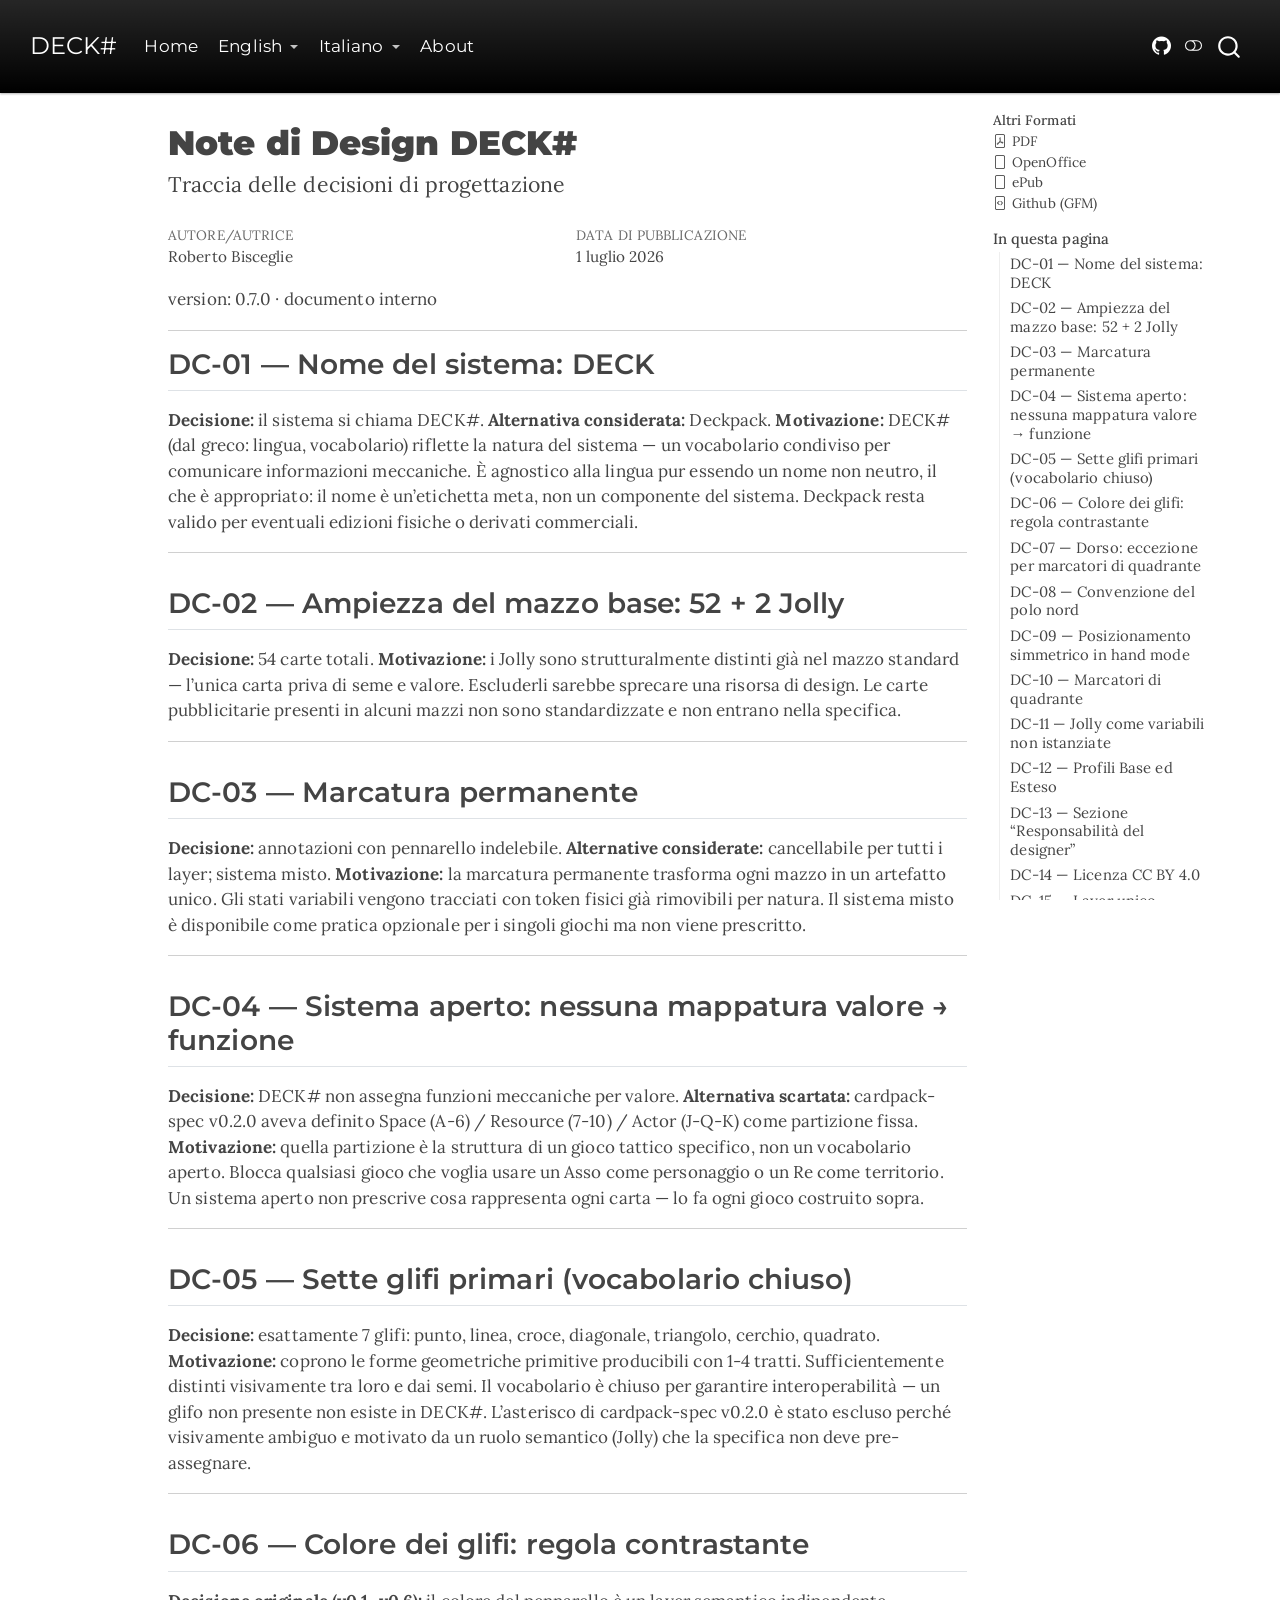
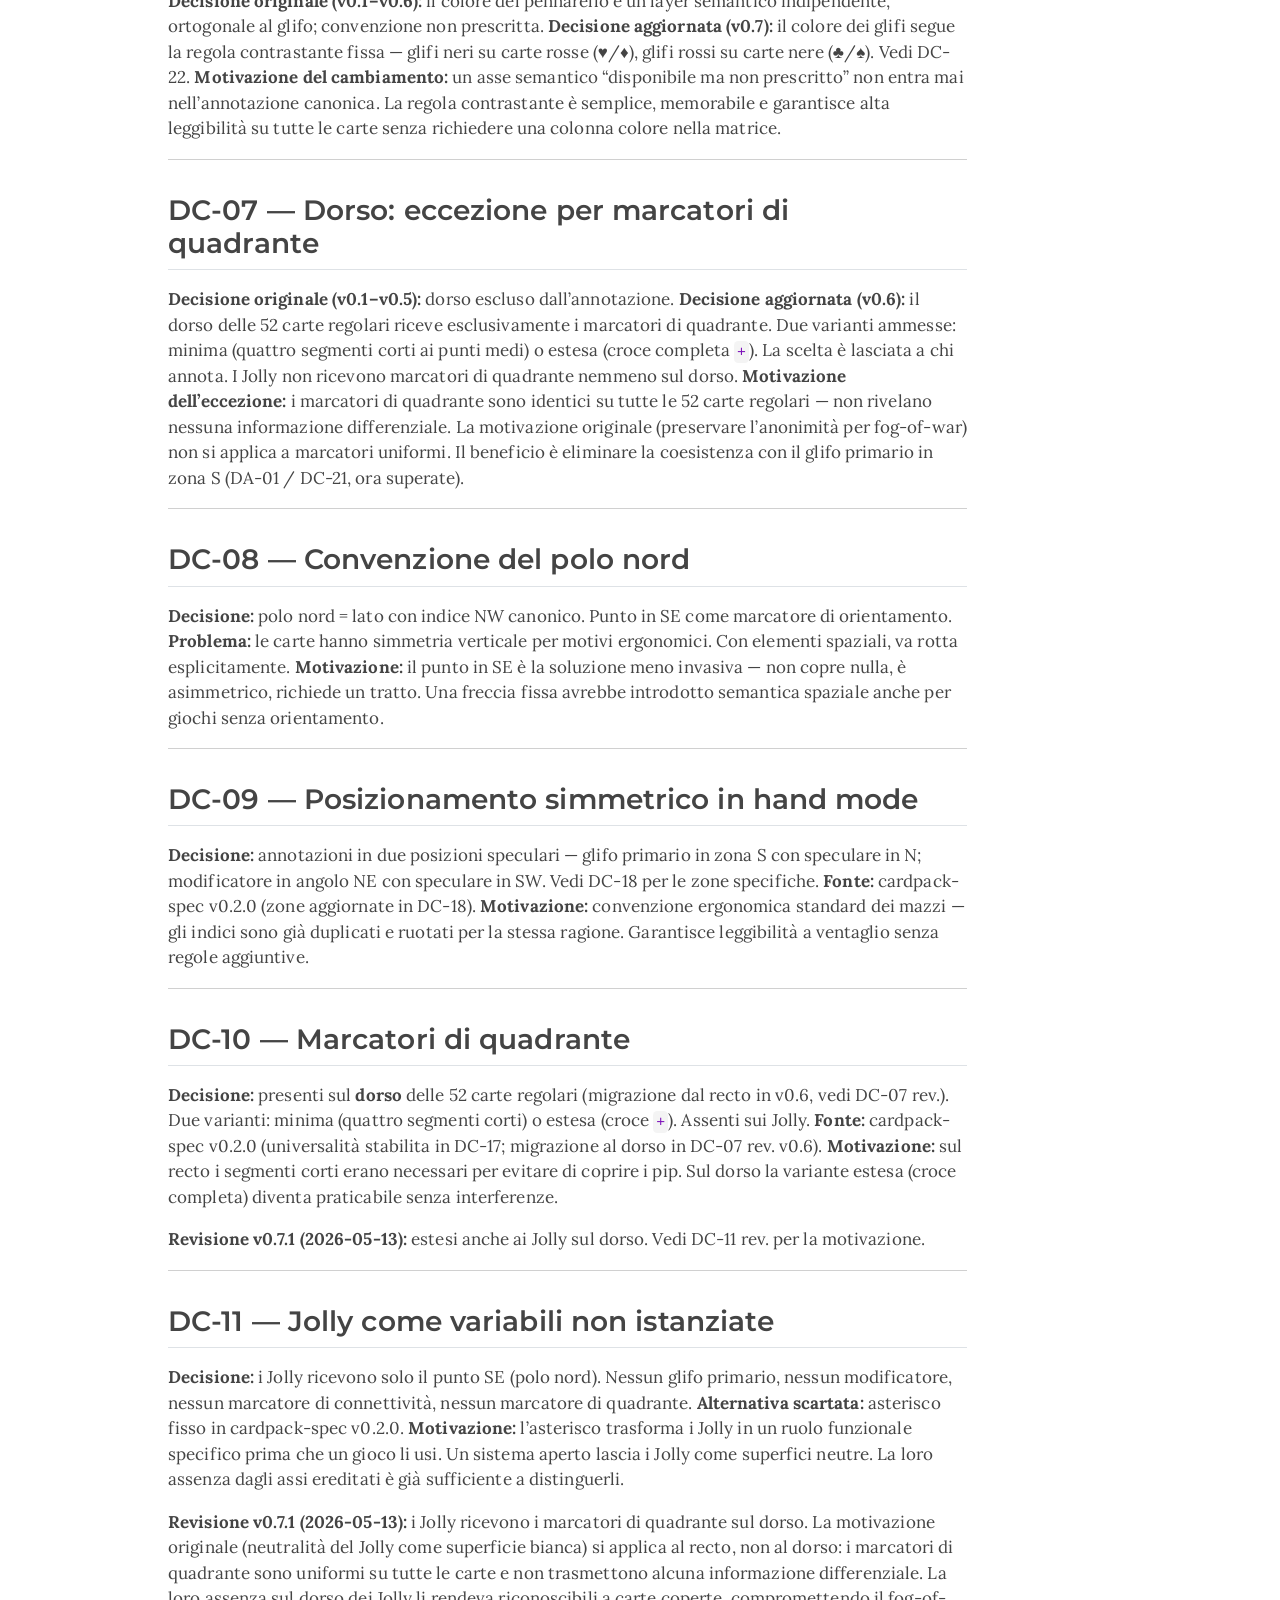
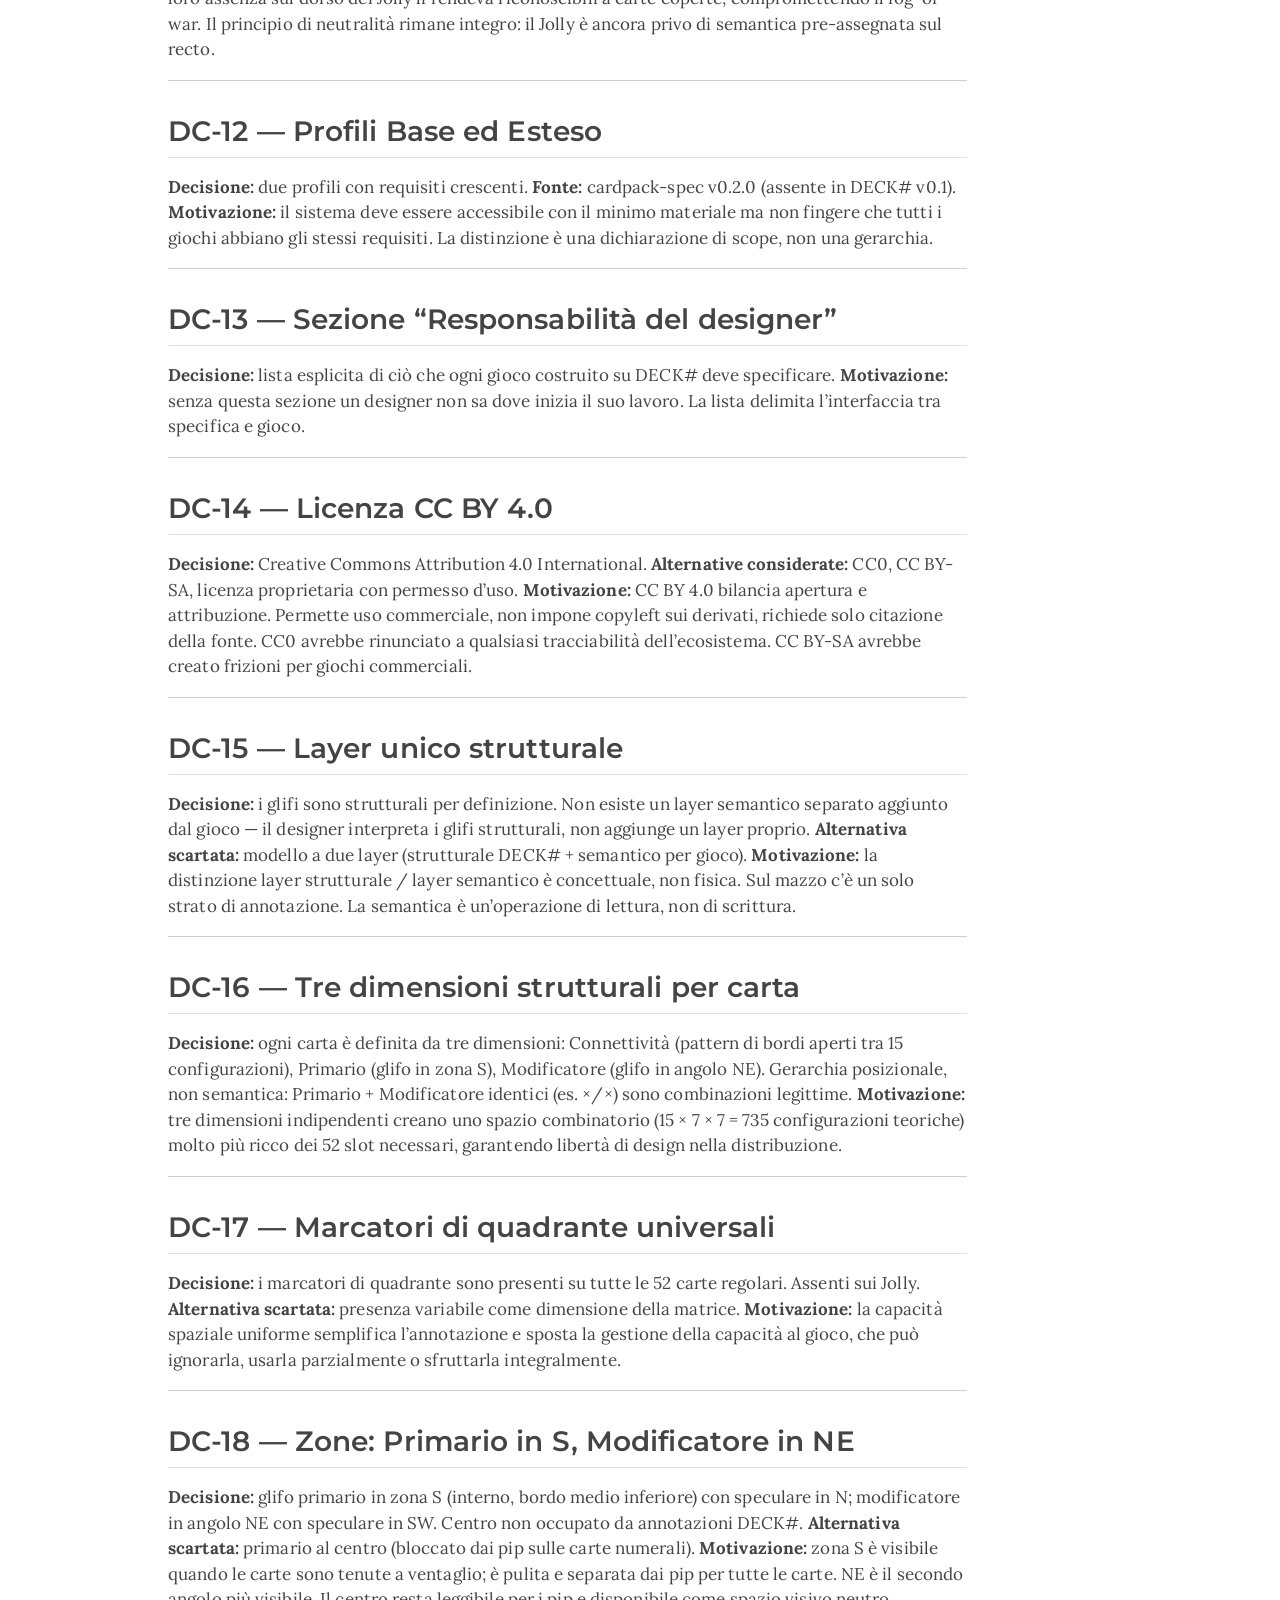
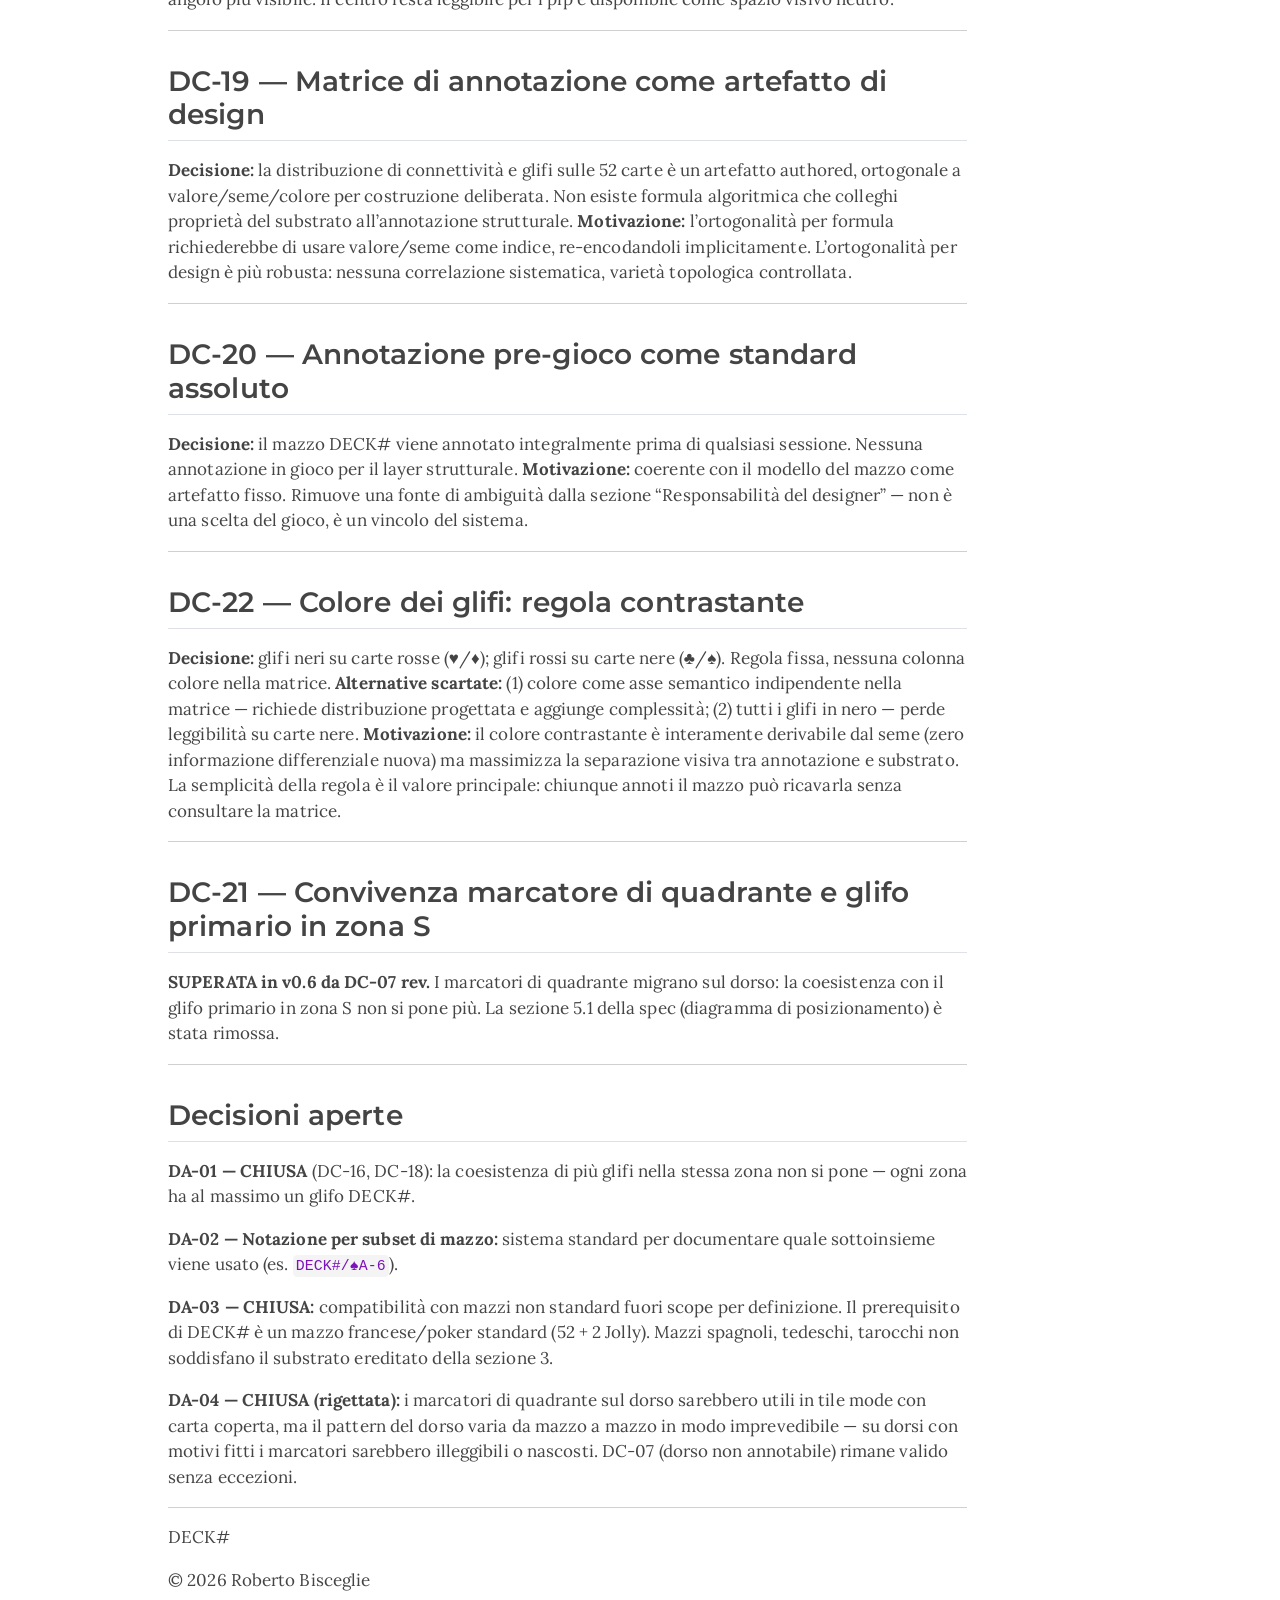
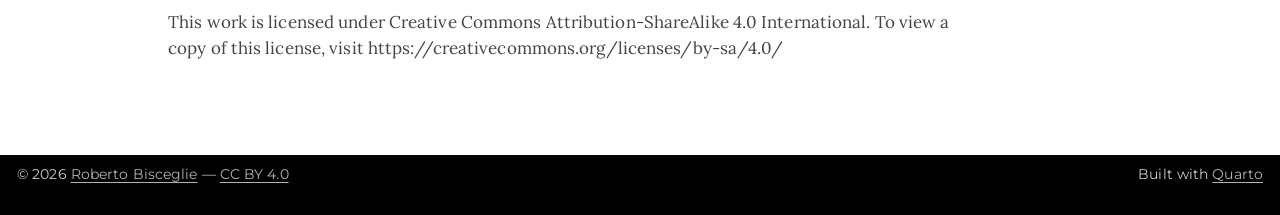
<file: docs/it/decksharp_notes.html>
<!DOCTYPE html>
<html xmlns="http://www.w3.org/1999/xhtml" lang="it" xml:lang="it"><head>

<meta charset="utf-8">
<meta name="generator" content="quarto-1.9.38">

<meta name="viewport" content="width=device-width, initial-scale=1.0, user-scalable=yes">

<meta name="author" content="Roberto Bisceglie">

<title>Note di Design DECK# – DECK#</title>
<style>
/* Default styles provided by pandoc.
** See https://pandoc.org/MANUAL.html#variables-for-html for config info.
*/
code{white-space: pre-wrap;}
span.smallcaps{font-variant: small-caps;}
div.columns{display: flex; gap: min(4vw, 1.5em);}
div.column{flex: auto; overflow-x: auto;}
div.hanging-indent{margin-left: 1.5em; text-indent: -1.5em;}
ul.task-list{list-style: none;}
ul.task-list li input[type="checkbox"] {
  width: 0.8em;
  margin: 0 0.8em 0.2em -1em; /* quarto-specific, see https://github.com/quarto-dev/quarto-cli/issues/4556 */ 
  vertical-align: middle;
}
</style>


<script src="../../site_libs/quarto-nav/quarto-nav.js"></script>
<script src="../../site_libs/quarto-nav/headroom.min.js"></script>
<script src="../../site_libs/clipboard/clipboard.min.js"></script>
<script src="../../site_libs/quarto-search/autocomplete.umd.js"></script>
<script src="../../site_libs/quarto-search/fuse.min.js"></script>
<script src="../../site_libs/quarto-search/quarto-search.js"></script>
<meta name="quarto:offset" content="../../">
<link href="../../docs/assets/logo.svg" rel="icon" type="image/svg+xml">
<script src="../../site_libs/quarto-html/quarto.js" type="module"></script>
<script src="../../site_libs/quarto-html/tabsets/tabsets.js" type="module"></script>
<script src="../../site_libs/quarto-html/popper.min.js"></script>
<script src="../../site_libs/quarto-html/tippy.umd.min.js"></script>
<script src="../../site_libs/quarto-html/anchor.min.js"></script>
<link href="../../site_libs/quarto-html/tippy.css" rel="stylesheet">
<link href="../../site_libs/quarto-html/quarto-syntax-highlighting-15634bcf2e68342d4ad2dfa704d543f6.css" rel="stylesheet" class="quarto-color-scheme" id="quarto-text-highlighting-styles">
<link href="../../site_libs/quarto-html/quarto-syntax-highlighting-dark-0a6b7249c26820e032cb0bd839ff02b1.css" rel="stylesheet" class="quarto-color-scheme quarto-color-alternate" id="quarto-text-highlighting-styles">
<link href="../../site_libs/quarto-html/quarto-syntax-highlighting-15634bcf2e68342d4ad2dfa704d543f6.css" rel="stylesheet" class="quarto-color-scheme-extra" id="quarto-text-highlighting-styles">
<script src="../../site_libs/bootstrap/bootstrap.min.js"></script>
<link href="../../site_libs/bootstrap/bootstrap-icons.css" rel="stylesheet">
<link href="../../site_libs/bootstrap/bootstrap-421f92b7efeafb8936a62dbbb3c9442a.min.css" rel="stylesheet" append-hash="true" class="quarto-color-scheme" id="quarto-bootstrap" data-mode="light">
<link href="../../site_libs/bootstrap/bootstrap-dark-1afb3e959ab81541f25277dd6a6313c8.min.css" rel="stylesheet" append-hash="true" class="quarto-color-scheme quarto-color-alternate" id="quarto-bootstrap" data-mode="dark">
<link href="../../site_libs/bootstrap/bootstrap-421f92b7efeafb8936a62dbbb3c9442a.min.css" rel="stylesheet" append-hash="true" class="quarto-color-scheme-extra" id="quarto-bootstrap" data-mode="light">
<script id="quarto-search-options" type="application/json">{
  "location": "navbar",
  "copy-button": false,
  "collapse-after": 3,
  "panel-placement": "end",
  "type": "overlay",
  "limit": 50,
  "keyboard-shortcut": [
    "f",
    "/",
    "s"
  ],
  "show-item-context": false,
  "language": {
    "search-no-results-text": "Nessun risultato",
    "search-matching-documents-text": "documenti trovati",
    "search-copy-link-title": "Copiare il link nella ricerca",
    "search-hide-matches-text": "Nascondere i risultati aggiuntivi",
    "search-more-match-text": "ci sono altri risultati in questo documento",
    "search-more-matches-text": "ulteriori risultati in questo documento",
    "search-clear-button-title": "Pulire",
    "search-text-placeholder": "",
    "search-detached-cancel-button-title": "Cancellare",
    "search-submit-button-title": "Inviare",
    "search-label": "Ricerca"
  }
}</script>
<link rel="preconnect" href="https://fonts.googleapis.com">
<link rel="preconnect" href="https://fonts.gstatic.com" crossorigin="">
<link href="https://fonts.googleapis.com/css2?family=Lora:ital,wght@0,400;0,600;1,400&amp;family=Montserrat:wght@400;600;700;900&amp;display=swap" rel="stylesheet">


</head>

<body class="nav-fixed quarto-light"><script id="quarto-html-before-body" type="application/javascript">
    const toggleBodyColorMode = (bsSheetEl) => {
      const mode = bsSheetEl.getAttribute("data-mode");
      const bodyEl = window.document.querySelector("body");
      if (mode === "dark") {
        bodyEl.classList.add("quarto-dark");
        bodyEl.classList.remove("quarto-light");
      } else {
        bodyEl.classList.add("quarto-light");
        bodyEl.classList.remove("quarto-dark");
      }
    }
    const toggleBodyColorPrimary = () => {
      const bsSheetEl = window.document.querySelector("link#quarto-bootstrap:not([rel=disabled-stylesheet])");
      if (bsSheetEl) {
        toggleBodyColorMode(bsSheetEl);
      }
    }
    const setColorSchemeToggle = (alternate) => {
      const toggles = window.document.querySelectorAll('.quarto-color-scheme-toggle');
      for (let i=0; i < toggles.length; i++) {
        const toggle = toggles[i];
        if (toggle) {
          if (alternate) {
            toggle.classList.add("alternate");
          } else {
            toggle.classList.remove("alternate");
          }
        }
      }
    };
    const toggleColorMode = (alternate) => {
      // Switch the stylesheets
      const primaryStylesheets = window.document.querySelectorAll('link.quarto-color-scheme:not(.quarto-color-alternate)');
      const alternateStylesheets = window.document.querySelectorAll('link.quarto-color-scheme.quarto-color-alternate');
      manageTransitions('#quarto-margin-sidebar .nav-link', false);
      if (alternate) {
        // note: dark is layered on light, we don't disable primary!
        enableStylesheet(alternateStylesheets);
        for (const sheetNode of alternateStylesheets) {
          if (sheetNode.id === "quarto-bootstrap") {
            toggleBodyColorMode(sheetNode);
          }
        }
      } else {
        disableStylesheet(alternateStylesheets);
        enableStylesheet(primaryStylesheets)
        toggleBodyColorPrimary();
      }
      manageTransitions('#quarto-margin-sidebar .nav-link', true);
      // Switch the toggles
      setColorSchemeToggle(alternate)
      // Hack to workaround the fact that safari doesn't
      // properly recolor the scrollbar when toggling (#1455)
      if (navigator.userAgent.indexOf('Safari') > 0 && navigator.userAgent.indexOf('Chrome') == -1) {
        manageTransitions("body", false);
        window.scrollTo(0, 1);
        setTimeout(() => {
          window.scrollTo(0, 0);
          manageTransitions("body", true);
        }, 40);
      }
    }
    const disableStylesheet = (stylesheets) => {
      for (let i=0; i < stylesheets.length; i++) {
        const stylesheet = stylesheets[i];
        stylesheet.rel = 'disabled-stylesheet';
      }
    }
    const enableStylesheet = (stylesheets) => {
      for (let i=0; i < stylesheets.length; i++) {
        const stylesheet = stylesheets[i];
        if(stylesheet.rel !== 'stylesheet') { // for Chrome, which will still FOUC without this check
          stylesheet.rel = 'stylesheet';
        }
      }
    }
    const manageTransitions = (selector, allowTransitions) => {
      const els = window.document.querySelectorAll(selector);
      for (let i=0; i < els.length; i++) {
        const el = els[i];
        if (allowTransitions) {
          el.classList.remove('notransition');
        } else {
          el.classList.add('notransition');
        }
      }
    }
    const isFileUrl = () => {
      return window.location.protocol === 'file:';
    }
    const hasAlternateSentinel = () => {
      let styleSentinel = getColorSchemeSentinel();
      if (styleSentinel !== null) {
        return styleSentinel === "alternate";
      } else {
        return false;
      }
    }
    const setStyleSentinel = (alternate) => {
      const value = alternate ? "alternate" : "default";
      if (!isFileUrl()) {
        window.localStorage.setItem("quarto-color-scheme", value);
      } else {
        localAlternateSentinel = value;
      }
    }
    const getColorSchemeSentinel = () => {
      if (!isFileUrl()) {
        const storageValue = window.localStorage.getItem("quarto-color-scheme");
        return storageValue != null ? storageValue : localAlternateSentinel;
      } else {
        return localAlternateSentinel;
      }
    }
    const toggleGiscusIfUsed = (isAlternate, darkModeDefault) => {
      const baseTheme = document.querySelector('#giscus-base-theme')?.value ?? 'light';
      const alternateTheme = document.querySelector('#giscus-alt-theme')?.value ?? 'dark';
      let newTheme = '';
      if(authorPrefersDark) {
        newTheme = isAlternate ? baseTheme : alternateTheme;
      } else {
        newTheme = isAlternate ? alternateTheme : baseTheme;
      }
      const changeGiscusTheme = () => {
        // From: https://github.com/giscus/giscus/issues/336
        const sendMessage = (message) => {
          const iframe = document.querySelector('iframe.giscus-frame');
          if (!iframe) return;
          iframe.contentWindow.postMessage({ giscus: message }, 'https://giscus.app');
        }
        sendMessage({
          setConfig: {
            theme: newTheme
          }
        });
      }
      const isGiscussLoaded = window.document.querySelector('iframe.giscus-frame') !== null;
      if (isGiscussLoaded) {
        changeGiscusTheme();
      }
    };
    const authorPrefersDark = false;
    const darkModeDefault = authorPrefersDark;
      document.querySelector('link#quarto-text-highlighting-styles.quarto-color-scheme-extra').rel = 'disabled-stylesheet';
      document.querySelector('link#quarto-bootstrap.quarto-color-scheme-extra').rel = 'disabled-stylesheet';
    let localAlternateSentinel = darkModeDefault ? 'alternate' : 'default';
    // Dark / light mode switch
    window.quartoToggleColorScheme = () => {
      // Read the current dark / light value
      let toAlternate = !hasAlternateSentinel();
      toggleColorMode(toAlternate);
      setStyleSentinel(toAlternate);
      toggleGiscusIfUsed(toAlternate, darkModeDefault);
      window.dispatchEvent(new Event('resize'));
    };
    // Switch to dark mode if need be
    if (hasAlternateSentinel()) {
      toggleColorMode(true);
    } else {
      toggleColorMode(false);
    }
  </script>

<div id="quarto-search-results"></div>
  <header id="quarto-header" class="headroom fixed-top">
    <nav class="navbar navbar-expand-lg " data-bs-theme="dark">
      <div class="navbar-container container-fluid">
      <div class="navbar-brand-container mx-auto">
    <a class="navbar-brand" href="../../index.html">
    <span class="navbar-title">DECK#</span>
    </a>
  </div>
            <div id="quarto-search" class="" title="Ricerca"></div>
          <button class="navbar-toggler" type="button" data-bs-toggle="collapse" data-bs-target="#navbarCollapse" aria-controls="navbarCollapse" role="menu" aria-expanded="false" aria-label="Attiva/disattiva la navigazione" onclick="if (window.quartoToggleHeadroom) { window.quartoToggleHeadroom(); }">
  <span class="navbar-toggler-icon"></span>
</button>
          <div class="collapse navbar-collapse" id="navbarCollapse">
            <ul class="navbar-nav navbar-nav-scroll me-auto">
  <li class="nav-item">
    <a class="nav-link" href="../../index.html"> 
<span class="menu-text">Home</span></a>
  </li>  
  <li class="nav-item dropdown ">
    <a class="nav-link dropdown-toggle" href="#" id="nav-menu-english" role="link" data-bs-toggle="dropdown" aria-expanded="false">
 <span class="menu-text">English</span>
    </a>
    <ul class="dropdown-menu" aria-labelledby="nav-menu-english">    
        <li>
    <a class="dropdown-item" href="../../docs/en/decksharp_specs.html">
 <span class="dropdown-text">Specification</span></a>
  </li>  
        <li>
    <a class="dropdown-item" href="../../docs/en/decksharp_annotation_guide.html">
 <span class="dropdown-text">Annotation Guide</span></a>
  </li>  
        <li>
    <a class="dropdown-item" href="../../docs/en/decksharp_design_guide.html">
 <span class="dropdown-text">Design Guide</span></a>
  </li>  
        <li>
    <a class="dropdown-item" href="../../docs/en/decksharp_notes.html">
 <span class="dropdown-text">Design Notes</span></a>
  </li>  
    </ul>
  </li>
  <li class="nav-item dropdown ">
    <a class="nav-link dropdown-toggle" href="#" id="nav-menu-italiano" role="link" data-bs-toggle="dropdown" aria-expanded="false">
 <span class="menu-text">Italiano</span>
    </a>
    <ul class="dropdown-menu" aria-labelledby="nav-menu-italiano">    
        <li>
    <a class="dropdown-item" href="../../docs/it/decksharp_specs.html">
 <span class="dropdown-text">Specifiche</span></a>
  </li>  
        <li>
    <a class="dropdown-item" href="../../docs/it/decksharp_guida_annotazione.html">
 <span class="dropdown-text">Guida all’Annotazione</span></a>
  </li>  
        <li>
    <a class="dropdown-item" href="../../docs/it/decksharp_guida_design.html">
 <span class="dropdown-text">Guida al Design</span></a>
  </li>  
        <li>
    <a class="dropdown-item" href="../../docs/it/decksharp_notes.html">
 <span class="dropdown-text">Note di Design</span></a>
  </li>  
    </ul>
  </li>
  <li class="nav-item">
    <a class="nav-link" href="../../docs/about.html"> 
<span class="menu-text">About</span></a>
  </li>  
</ul>
            <ul class="navbar-nav navbar-nav-scroll ms-auto">
  <li class="nav-item compact">
    <a class="nav-link" href="https://github.com/zeruhur/decksharp"> <i class="bi bi-github" role="img">
</i> 
<span class="menu-text"></span></a>
  </li>  
</ul>
          </div> <!-- /navcollapse -->
            <div class="quarto-navbar-tools">
  <a href="" class="quarto-color-scheme-toggle quarto-navigation-tool  px-1" onclick="window.quartoToggleColorScheme(); return false;" title="Attiva/disattiva la modalità oscura"><i class="bi"></i></a>
</div>
      </div> <!-- /container-fluid -->
    </nav>
</header>
<!-- content -->
<div id="quarto-content" class="quarto-container page-columns page-rows-contents page-layout-article page-navbar">
<!-- sidebar -->
<!-- margin-sidebar -->
    <div id="quarto-margin-sidebar" class="sidebar margin-sidebar">
        <nav id="TOC" role="doc-toc" class="toc-active">
    <h2 id="toc-title">In questa pagina</h2>
   
  <ul>
  <li><a href="#dc-01-nome-del-sistema-deck" id="toc-dc-01-nome-del-sistema-deck" class="nav-link active" data-scroll-target="#dc-01-nome-del-sistema-deck">DC-01 — Nome del sistema: DECK</a></li>
  <li><a href="#dc-02-ampiezza-del-mazzo-base-52-2-jolly" id="toc-dc-02-ampiezza-del-mazzo-base-52-2-jolly" class="nav-link" data-scroll-target="#dc-02-ampiezza-del-mazzo-base-52-2-jolly">DC-02 — Ampiezza del mazzo base: 52 + 2 Jolly</a></li>
  <li><a href="#dc-03-marcatura-permanente" id="toc-dc-03-marcatura-permanente" class="nav-link" data-scroll-target="#dc-03-marcatura-permanente">DC-03 — Marcatura permanente</a></li>
  <li><a href="#dc-04-sistema-aperto-nessuna-mappatura-valore-funzione" id="toc-dc-04-sistema-aperto-nessuna-mappatura-valore-funzione" class="nav-link" data-scroll-target="#dc-04-sistema-aperto-nessuna-mappatura-valore-funzione">DC-04 — Sistema aperto: nessuna mappatura valore → funzione</a></li>
  <li><a href="#dc-05-sette-glifi-primari-vocabolario-chiuso" id="toc-dc-05-sette-glifi-primari-vocabolario-chiuso" class="nav-link" data-scroll-target="#dc-05-sette-glifi-primari-vocabolario-chiuso">DC-05 — Sette glifi primari (vocabolario chiuso)</a></li>
  <li><a href="#dc-06-colore-dei-glifi-regola-contrastante" id="toc-dc-06-colore-dei-glifi-regola-contrastante" class="nav-link" data-scroll-target="#dc-06-colore-dei-glifi-regola-contrastante">DC-06 — Colore dei glifi: regola contrastante</a></li>
  <li><a href="#dc-07-dorso-eccezione-per-marcatori-di-quadrante" id="toc-dc-07-dorso-eccezione-per-marcatori-di-quadrante" class="nav-link" data-scroll-target="#dc-07-dorso-eccezione-per-marcatori-di-quadrante">DC-07 — Dorso: eccezione per marcatori di quadrante</a></li>
  <li><a href="#dc-08-convenzione-del-polo-nord" id="toc-dc-08-convenzione-del-polo-nord" class="nav-link" data-scroll-target="#dc-08-convenzione-del-polo-nord">DC-08 — Convenzione del polo nord</a></li>
  <li><a href="#dc-09-posizionamento-simmetrico-in-hand-mode" id="toc-dc-09-posizionamento-simmetrico-in-hand-mode" class="nav-link" data-scroll-target="#dc-09-posizionamento-simmetrico-in-hand-mode">DC-09 — Posizionamento simmetrico in hand mode</a></li>
  <li><a href="#dc-10-marcatori-di-quadrante" id="toc-dc-10-marcatori-di-quadrante" class="nav-link" data-scroll-target="#dc-10-marcatori-di-quadrante">DC-10 — Marcatori di quadrante</a></li>
  <li><a href="#dc-11-jolly-come-variabili-non-istanziate" id="toc-dc-11-jolly-come-variabili-non-istanziate" class="nav-link" data-scroll-target="#dc-11-jolly-come-variabili-non-istanziate">DC-11 — Jolly come variabili non istanziate</a></li>
  <li><a href="#dc-12-profili-base-ed-esteso" id="toc-dc-12-profili-base-ed-esteso" class="nav-link" data-scroll-target="#dc-12-profili-base-ed-esteso">DC-12 — Profili Base ed Esteso</a></li>
  <li><a href="#dc-13-sezione-responsabilità-del-designer" id="toc-dc-13-sezione-responsabilità-del-designer" class="nav-link" data-scroll-target="#dc-13-sezione-responsabilità-del-designer">DC-13 — Sezione “Responsabilità del designer”</a></li>
  <li><a href="#dc-14-licenza-cc-by-4.0" id="toc-dc-14-licenza-cc-by-4.0" class="nav-link" data-scroll-target="#dc-14-licenza-cc-by-4.0">DC-14 — Licenza CC BY 4.0</a></li>
  <li><a href="#dc-15-layer-unico-strutturale" id="toc-dc-15-layer-unico-strutturale" class="nav-link" data-scroll-target="#dc-15-layer-unico-strutturale">DC-15 — Layer unico strutturale</a></li>
  <li><a href="#dc-16-tre-dimensioni-strutturali-per-carta" id="toc-dc-16-tre-dimensioni-strutturali-per-carta" class="nav-link" data-scroll-target="#dc-16-tre-dimensioni-strutturali-per-carta">DC-16 — Tre dimensioni strutturali per carta</a></li>
  <li><a href="#dc-17-marcatori-di-quadrante-universali" id="toc-dc-17-marcatori-di-quadrante-universali" class="nav-link" data-scroll-target="#dc-17-marcatori-di-quadrante-universali">DC-17 — Marcatori di quadrante universali</a></li>
  <li><a href="#dc-18-zone-primario-in-s-modificatore-in-ne" id="toc-dc-18-zone-primario-in-s-modificatore-in-ne" class="nav-link" data-scroll-target="#dc-18-zone-primario-in-s-modificatore-in-ne">DC-18 — Zone: Primario in S, Modificatore in NE</a></li>
  <li><a href="#dc-19-matrice-di-annotazione-come-artefatto-di-design" id="toc-dc-19-matrice-di-annotazione-come-artefatto-di-design" class="nav-link" data-scroll-target="#dc-19-matrice-di-annotazione-come-artefatto-di-design">DC-19 — Matrice di annotazione come artefatto di design</a></li>
  <li><a href="#dc-20-annotazione-pre-gioco-come-standard-assoluto" id="toc-dc-20-annotazione-pre-gioco-come-standard-assoluto" class="nav-link" data-scroll-target="#dc-20-annotazione-pre-gioco-come-standard-assoluto">DC-20 — Annotazione pre-gioco come standard assoluto</a></li>
  <li><a href="#dc-22-colore-dei-glifi-regola-contrastante" id="toc-dc-22-colore-dei-glifi-regola-contrastante" class="nav-link" data-scroll-target="#dc-22-colore-dei-glifi-regola-contrastante">DC-22 — Colore dei glifi: regola contrastante</a></li>
  <li><a href="#dc-21-convivenza-marcatore-di-quadrante-e-glifo-primario-in-zona-s" id="toc-dc-21-convivenza-marcatore-di-quadrante-e-glifo-primario-in-zona-s" class="nav-link" data-scroll-target="#dc-21-convivenza-marcatore-di-quadrante-e-glifo-primario-in-zona-s">DC-21 — Convivenza marcatore di quadrante e glifo primario in zona S</a></li>
  <li><a href="#decisioni-aperte" id="toc-decisioni-aperte" class="nav-link" data-scroll-target="#decisioni-aperte">Decisioni aperte</a></li>
  </ul>
<div class="toc-actions"><ul><li><a href="https://github.com/zeruhur/decksharp/issues/new" class="toc-action"><i class="bi bi-github"></i>Segnala un problema</a></li></ul></div><div class="quarto-alternate-formats"><h2>Altri Formati</h2><ul><li><a href="decksharp_notes.pdf"><i class="bi bi-file-pdf"></i>PDF</a></li><li><a href="decksharp_notes.odt"><i class="bi bi-file"></i>OpenOffice</a></li><li><a href="decksharp_notes.epub"><i class="bi bi-file"></i>ePub</a></li><li><a href="decksharp_notes-gfm.md"><i class="bi bi-file-code"></i>Github (GFM)</a></li></ul></div></nav>
    </div>
<!-- main -->
<main class="content" id="quarto-document-content">


<header id="title-block-header" class="quarto-title-block default">
<div class="quarto-title">
<h1 class="title">Note di Design DECK#</h1>
<p class="subtitle lead">Traccia delle decisioni di progettazione</p>
</div>



<div class="quarto-title-meta">

    <div>
    <div class="quarto-title-meta-heading">Autore/Autrice</div>
    <div class="quarto-title-meta-contents">
             <p>Roberto Bisceglie </p>
          </div>
  </div>
    
    <div>
    <div class="quarto-title-meta-heading">Data di Pubblicazione</div>
    <div class="quarto-title-meta-contents">
      <p class="date">1 luglio 2026</p>
    </div>
  </div>
  
    
  </div>
  


</header>


<p>version: 0.7.0 · documento interno</p>
<hr>
<section id="dc-01-nome-del-sistema-deck" class="level2">
<h2 class="anchored" data-anchor-id="dc-01-nome-del-sistema-deck">DC-01 — Nome del sistema: DECK</h2>
<p><strong>Decisione:</strong> il sistema si chiama DECK#. <strong>Alternativa considerata:</strong> Deckpack. <strong>Motivazione:</strong> DECK# (dal greco: lingua, vocabolario) riflette la natura del sistema — un vocabolario condiviso per comunicare informazioni meccaniche. È agnostico alla lingua pur essendo un nome non neutro, il che è appropriato: il nome è un’etichetta meta, non un componente del sistema. Deckpack resta valido per eventuali edizioni fisiche o derivati commerciali.</p>
<hr>
</section>
<section id="dc-02-ampiezza-del-mazzo-base-52-2-jolly" class="level2">
<h2 class="anchored" data-anchor-id="dc-02-ampiezza-del-mazzo-base-52-2-jolly">DC-02 — Ampiezza del mazzo base: 52 + 2 Jolly</h2>
<p><strong>Decisione:</strong> 54 carte totali. <strong>Motivazione:</strong> i Jolly sono strutturalmente distinti già nel mazzo standard — l’unica carta priva di seme e valore. Escluderli sarebbe sprecare una risorsa di design. Le carte pubblicitarie presenti in alcuni mazzi non sono standardizzate e non entrano nella specifica.</p>
<hr>
</section>
<section id="dc-03-marcatura-permanente" class="level2">
<h2 class="anchored" data-anchor-id="dc-03-marcatura-permanente">DC-03 — Marcatura permanente</h2>
<p><strong>Decisione:</strong> annotazioni con pennarello indelebile. <strong>Alternative considerate:</strong> cancellabile per tutti i layer; sistema misto. <strong>Motivazione:</strong> la marcatura permanente trasforma ogni mazzo in un artefatto unico. Gli stati variabili vengono tracciati con token fisici già rimovibili per natura. Il sistema misto è disponibile come pratica opzionale per i singoli giochi ma non viene prescritto.</p>
<hr>
</section>
<section id="dc-04-sistema-aperto-nessuna-mappatura-valore-funzione" class="level2">
<h2 class="anchored" data-anchor-id="dc-04-sistema-aperto-nessuna-mappatura-valore-funzione">DC-04 — Sistema aperto: nessuna mappatura valore → funzione</h2>
<p><strong>Decisione:</strong> DECK# non assegna funzioni meccaniche per valore. <strong>Alternativa scartata:</strong> cardpack-spec v0.2.0 aveva definito Space (A-6) / Resource (7-10) / Actor (J-Q-K) come partizione fissa. <strong>Motivazione:</strong> quella partizione è la struttura di un gioco tattico specifico, non un vocabolario aperto. Blocca qualsiasi gioco che voglia usare un Asso come personaggio o un Re come territorio. Un sistema aperto non prescrive cosa rappresenta ogni carta — lo fa ogni gioco costruito sopra.</p>
<hr>
</section>
<section id="dc-05-sette-glifi-primari-vocabolario-chiuso" class="level2">
<h2 class="anchored" data-anchor-id="dc-05-sette-glifi-primari-vocabolario-chiuso">DC-05 — Sette glifi primari (vocabolario chiuso)</h2>
<p><strong>Decisione:</strong> esattamente 7 glifi: punto, linea, croce, diagonale, triangolo, cerchio, quadrato. <strong>Motivazione:</strong> coprono le forme geometriche primitive producibili con 1-4 tratti. Sufficientemente distinti visivamente tra loro e dai semi. Il vocabolario è chiuso per garantire interoperabilità — un glifo non presente non esiste in DECK#. L’asterisco di cardpack-spec v0.2.0 è stato escluso perché visivamente ambiguo e motivato da un ruolo semantico (Jolly) che la specifica non deve pre-assegnare.</p>
<hr>
</section>
<section id="dc-06-colore-dei-glifi-regola-contrastante" class="level2">
<h2 class="anchored" data-anchor-id="dc-06-colore-dei-glifi-regola-contrastante">DC-06 — Colore dei glifi: regola contrastante</h2>
<p><strong>Decisione originale (v0.1–v0.6):</strong> il colore del pennarello è un layer semantico indipendente, ortogonale al glifo; convenzione non prescritta. <strong>Decisione aggiornata (v0.7):</strong> il colore dei glifi segue la regola contrastante fissa — glifi neri su carte rosse (♥/♦), glifi rossi su carte nere (♣/♠). Vedi DC-22. <strong>Motivazione del cambiamento:</strong> un asse semantico “disponibile ma non prescritto” non entra mai nell’annotazione canonica. La regola contrastante è semplice, memorabile e garantisce alta leggibilità su tutte le carte senza richiedere una colonna colore nella matrice.</p>
<hr>
</section>
<section id="dc-07-dorso-eccezione-per-marcatori-di-quadrante" class="level2">
<h2 class="anchored" data-anchor-id="dc-07-dorso-eccezione-per-marcatori-di-quadrante">DC-07 — Dorso: eccezione per marcatori di quadrante</h2>
<p><strong>Decisione originale (v0.1–v0.5):</strong> dorso escluso dall’annotazione. <strong>Decisione aggiornata (v0.6):</strong> il dorso delle 52 carte regolari riceve esclusivamente i marcatori di quadrante. Due varianti ammesse: minima (quattro segmenti corti ai punti medi) o estesa (croce completa <code>+</code>). La scelta è lasciata a chi annota. I Jolly non ricevono marcatori di quadrante nemmeno sul dorso. <strong>Motivazione dell’eccezione:</strong> i marcatori di quadrante sono identici su tutte le 52 carte regolari — non rivelano nessuna informazione differenziale. La motivazione originale (preservare l’anonimità per fog-of-war) non si applica a marcatori uniformi. Il beneficio è eliminare la coesistenza con il glifo primario in zona S (DA-01 / DC-21, ora superate).</p>
<hr>
</section>
<section id="dc-08-convenzione-del-polo-nord" class="level2">
<h2 class="anchored" data-anchor-id="dc-08-convenzione-del-polo-nord">DC-08 — Convenzione del polo nord</h2>
<p><strong>Decisione:</strong> polo nord = lato con indice NW canonico. Punto in SE come marcatore di orientamento. <strong>Problema:</strong> le carte hanno simmetria verticale per motivi ergonomici. Con elementi spaziali, va rotta esplicitamente. <strong>Motivazione:</strong> il punto in SE è la soluzione meno invasiva — non copre nulla, è asimmetrico, richiede un tratto. Una freccia fissa avrebbe introdotto semantica spaziale anche per giochi senza orientamento.</p>
<hr>
</section>
<section id="dc-09-posizionamento-simmetrico-in-hand-mode" class="level2">
<h2 class="anchored" data-anchor-id="dc-09-posizionamento-simmetrico-in-hand-mode">DC-09 — Posizionamento simmetrico in hand mode</h2>
<p><strong>Decisione:</strong> annotazioni in due posizioni speculari — glifo primario in zona S con speculare in N; modificatore in angolo NE con speculare in SW. Vedi DC-18 per le zone specifiche. <strong>Fonte:</strong> cardpack-spec v0.2.0 (zone aggiornate in DC-18). <strong>Motivazione:</strong> convenzione ergonomica standard dei mazzi — gli indici sono già duplicati e ruotati per la stessa ragione. Garantisce leggibilità a ventaglio senza regole aggiuntive.</p>
<hr>
</section>
<section id="dc-10-marcatori-di-quadrante" class="level2">
<h2 class="anchored" data-anchor-id="dc-10-marcatori-di-quadrante">DC-10 — Marcatori di quadrante</h2>
<p><strong>Decisione:</strong> presenti sul <strong>dorso</strong> delle 52 carte regolari (migrazione dal recto in v0.6, vedi DC-07 rev.). Due varianti: minima (quattro segmenti corti) o estesa (croce <code>+</code>). Assenti sui Jolly. <strong>Fonte:</strong> cardpack-spec v0.2.0 (universalità stabilita in DC-17; migrazione al dorso in DC-07 rev. v0.6). <strong>Motivazione:</strong> sul recto i segmenti corti erano necessari per evitare di coprire i pip. Sul dorso la variante estesa (croce completa) diventa praticabile senza interferenze.</p>
<p><strong>Revisione v0.7.1 (2026-05-13):</strong> estesi anche ai Jolly sul dorso. Vedi DC-11 rev. per la motivazione.</p>
<hr>
</section>
<section id="dc-11-jolly-come-variabili-non-istanziate" class="level2">
<h2 class="anchored" data-anchor-id="dc-11-jolly-come-variabili-non-istanziate">DC-11 — Jolly come variabili non istanziate</h2>
<p><strong>Decisione:</strong> i Jolly ricevono solo il punto SE (polo nord). Nessun glifo primario, nessun modificatore, nessun marcatore di connettività, nessun marcatore di quadrante. <strong>Alternativa scartata:</strong> asterisco fisso in cardpack-spec v0.2.0. <strong>Motivazione:</strong> l’asterisco trasforma i Jolly in un ruolo funzionale specifico prima che un gioco li usi. Un sistema aperto lascia i Jolly come superfici neutre. La loro assenza dagli assi ereditati è già sufficiente a distinguerli.</p>
<p><strong>Revisione v0.7.1 (2026-05-13):</strong> i Jolly ricevono i marcatori di quadrante sul dorso. La motivazione originale (neutralità del Jolly come superficie bianca) si applica al recto, non al dorso: i marcatori di quadrante sono uniformi su tutte le carte e non trasmettono alcuna informazione differenziale. La loro assenza sul dorso dei Jolly li rendeva riconoscibili a carte coperte, compromettendo il fog-of-war. Il principio di neutralità rimane integro: il Jolly è ancora privo di semantica pre-assegnata sul recto.</p>
<hr>
</section>
<section id="dc-12-profili-base-ed-esteso" class="level2">
<h2 class="anchored" data-anchor-id="dc-12-profili-base-ed-esteso">DC-12 — Profili Base ed Esteso</h2>
<p><strong>Decisione:</strong> due profili con requisiti crescenti. <strong>Fonte:</strong> cardpack-spec v0.2.0 (assente in DECK# v0.1). <strong>Motivazione:</strong> il sistema deve essere accessibile con il minimo materiale ma non fingere che tutti i giochi abbiano gli stessi requisiti. La distinzione è una dichiarazione di scope, non una gerarchia.</p>
<hr>
</section>
<section id="dc-13-sezione-responsabilità-del-designer" class="level2">
<h2 class="anchored" data-anchor-id="dc-13-sezione-responsabilità-del-designer">DC-13 — Sezione “Responsabilità del designer”</h2>
<p><strong>Decisione:</strong> lista esplicita di ciò che ogni gioco costruito su DECK# deve specificare. <strong>Motivazione:</strong> senza questa sezione un designer non sa dove inizia il suo lavoro. La lista delimita l’interfaccia tra specifica e gioco.</p>
<hr>
</section>
<section id="dc-14-licenza-cc-by-4.0" class="level2">
<h2 class="anchored" data-anchor-id="dc-14-licenza-cc-by-4.0">DC-14 — Licenza CC BY 4.0</h2>
<p><strong>Decisione:</strong> Creative Commons Attribution 4.0 International. <strong>Alternative considerate:</strong> CC0, CC BY-SA, licenza proprietaria con permesso d’uso. <strong>Motivazione:</strong> CC BY 4.0 bilancia apertura e attribuzione. Permette uso commerciale, non impone copyleft sui derivati, richiede solo citazione della fonte. CC0 avrebbe rinunciato a qualsiasi tracciabilità dell’ecosistema. CC BY-SA avrebbe creato frizioni per giochi commerciali.</p>
<hr>
</section>
<section id="dc-15-layer-unico-strutturale" class="level2">
<h2 class="anchored" data-anchor-id="dc-15-layer-unico-strutturale">DC-15 — Layer unico strutturale</h2>
<p><strong>Decisione:</strong> i glifi sono strutturali per definizione. Non esiste un layer semantico separato aggiunto dal gioco — il designer interpreta i glifi strutturali, non aggiunge un layer proprio. <strong>Alternativa scartata:</strong> modello a due layer (strutturale DECK# + semantico per gioco). <strong>Motivazione:</strong> la distinzione layer strutturale / layer semantico è concettuale, non fisica. Sul mazzo c’è un solo strato di annotazione. La semantica è un’operazione di lettura, non di scrittura.</p>
<hr>
</section>
<section id="dc-16-tre-dimensioni-strutturali-per-carta" class="level2">
<h2 class="anchored" data-anchor-id="dc-16-tre-dimensioni-strutturali-per-carta">DC-16 — Tre dimensioni strutturali per carta</h2>
<p><strong>Decisione:</strong> ogni carta è definita da tre dimensioni: Connettività (pattern di bordi aperti tra 15 configurazioni), Primario (glifo in zona S), Modificatore (glifo in angolo NE). Gerarchia posizionale, non semantica: Primario + Modificatore identici (es. ×/×) sono combinazioni legittime. <strong>Motivazione:</strong> tre dimensioni indipendenti creano uno spazio combinatorio (15 × 7 × 7 = 735 configurazioni teoriche) molto più ricco dei 52 slot necessari, garantendo libertà di design nella distribuzione.</p>
<hr>
</section>
<section id="dc-17-marcatori-di-quadrante-universali" class="level2">
<h2 class="anchored" data-anchor-id="dc-17-marcatori-di-quadrante-universali">DC-17 — Marcatori di quadrante universali</h2>
<p><strong>Decisione:</strong> i marcatori di quadrante sono presenti su tutte le 52 carte regolari. Assenti sui Jolly. <strong>Alternativa scartata:</strong> presenza variabile come dimensione della matrice. <strong>Motivazione:</strong> la capacità spaziale uniforme semplifica l’annotazione e sposta la gestione della capacità al gioco, che può ignorarla, usarla parzialmente o sfruttarla integralmente.</p>
<hr>
</section>
<section id="dc-18-zone-primario-in-s-modificatore-in-ne" class="level2">
<h2 class="anchored" data-anchor-id="dc-18-zone-primario-in-s-modificatore-in-ne">DC-18 — Zone: Primario in S, Modificatore in NE</h2>
<p><strong>Decisione:</strong> glifo primario in zona S (interno, bordo medio inferiore) con speculare in N; modificatore in angolo NE con speculare in SW. Centro non occupato da annotazioni DECK#. <strong>Alternativa scartata:</strong> primario al centro (bloccato dai pip sulle carte numerali). <strong>Motivazione:</strong> zona S è visibile quando le carte sono tenute a ventaglio; è pulita e separata dai pip per tutte le carte. NE è il secondo angolo più visibile. Il centro resta leggibile per i pip e disponibile come spazio visivo neutro.</p>
<hr>
</section>
<section id="dc-19-matrice-di-annotazione-come-artefatto-di-design" class="level2">
<h2 class="anchored" data-anchor-id="dc-19-matrice-di-annotazione-come-artefatto-di-design">DC-19 — Matrice di annotazione come artefatto di design</h2>
<p><strong>Decisione:</strong> la distribuzione di connettività e glifi sulle 52 carte è un artefatto authored, ortogonale a valore/seme/colore per costruzione deliberata. Non esiste formula algoritmica che colleghi proprietà del substrato all’annotazione strutturale. <strong>Motivazione:</strong> l’ortogonalità per formula richiederebbe di usare valore/seme come indice, re-encodandoli implicitamente. L’ortogonalità per design è più robusta: nessuna correlazione sistematica, varietà topologica controllata.</p>
<hr>
</section>
<section id="dc-20-annotazione-pre-gioco-come-standard-assoluto" class="level2">
<h2 class="anchored" data-anchor-id="dc-20-annotazione-pre-gioco-come-standard-assoluto">DC-20 — Annotazione pre-gioco come standard assoluto</h2>
<p><strong>Decisione:</strong> il mazzo DECK# viene annotato integralmente prima di qualsiasi sessione. Nessuna annotazione in gioco per il layer strutturale. <strong>Motivazione:</strong> coerente con il modello del mazzo come artefatto fisso. Rimuove una fonte di ambiguità dalla sezione “Responsabilità del designer” — non è una scelta del gioco, è un vincolo del sistema.</p>
<hr>
</section>
<section id="dc-22-colore-dei-glifi-regola-contrastante" class="level2">
<h2 class="anchored" data-anchor-id="dc-22-colore-dei-glifi-regola-contrastante">DC-22 — Colore dei glifi: regola contrastante</h2>
<p><strong>Decisione:</strong> glifi neri su carte rosse (♥/♦); glifi rossi su carte nere (♣/♠). Regola fissa, nessuna colonna colore nella matrice. <strong>Alternative scartate:</strong> (1) colore come asse semantico indipendente nella matrice — richiede distribuzione progettata e aggiunge complessità; (2) tutti i glifi in nero — perde leggibilità su carte nere. <strong>Motivazione:</strong> il colore contrastante è interamente derivabile dal seme (zero informazione differenziale nuova) ma massimizza la separazione visiva tra annotazione e substrato. La semplicità della regola è il valore principale: chiunque annoti il mazzo può ricavarla senza consultare la matrice.</p>
<hr>
</section>
<section id="dc-21-convivenza-marcatore-di-quadrante-e-glifo-primario-in-zona-s" class="level2">
<h2 class="anchored" data-anchor-id="dc-21-convivenza-marcatore-di-quadrante-e-glifo-primario-in-zona-s">DC-21 — Convivenza marcatore di quadrante e glifo primario in zona S</h2>
<p><strong>SUPERATA in v0.6 da DC-07 rev.</strong> I marcatori di quadrante migrano sul dorso: la coesistenza con il glifo primario in zona S non si pone più. La sezione 5.1 della spec (diagramma di posizionamento) è stata rimossa.</p>
<hr>
</section>
<section id="decisioni-aperte" class="level2">
<h2 class="anchored" data-anchor-id="decisioni-aperte">Decisioni aperte</h2>
<p><strong>DA-01 — CHIUSA</strong> (DC-16, DC-18): la coesistenza di più glifi nella stessa zona non si pone — ogni zona ha al massimo un glifo DECK#.</p>
<p><strong>DA-02 — Notazione per subset di mazzo:</strong> sistema standard per documentare quale sottoinsieme viene usato (es. <code>DECK#/♠A-6</code>).</p>
<p><strong>DA-03 — CHIUSA:</strong> compatibilità con mazzi non standard fuori scope per definizione. Il prerequisito di DECK# è un mazzo francese/poker standard (52 + 2 Jolly). Mazzi spagnoli, tedeschi, tarocchi non soddisfano il substrato ereditato della sezione 3.</p>
<p><strong>DA-04 — CHIUSA (rigettata):</strong> i marcatori di quadrante sul dorso sarebbero utili in tile mode con carta coperta, ma il pattern del dorso varia da mazzo a mazzo in modo imprevedibile — su dorsi con motivi fitti i marcatori sarebbero illeggibili o nascosti. DC-07 (dorso non annotabile) rimane valido senza eccezioni.</p>
<hr>
<p>DECK#</p>
<p>© 2026 Roberto Bisceglie</p>
<p>This work is licensed under Creative Commons Attribution-ShareAlike 4.0 International. To view a copy of this license, visit https://creativecommons.org/licenses/by-sa/4.0/</p>


</section>

</main> <!-- /main -->
<script>
document.addEventListener("DOMContentLoaded", function () {
  var sidebar = document.getElementById("quarto-margin-sidebar");
  var formats = document.querySelector(".quarto-alternate-formats");
  if (sidebar && formats) {
    sidebar.insertBefore(formats, sidebar.firstChild);
  }

  // Rename "Typst" label to "PDF"
  document.querySelectorAll(".quarto-alternate-formats a").forEach(function (a) {
    a.childNodes.forEach(function (node) {
      if (node.nodeType === Node.TEXT_NODE && node.textContent.trim() === "Typst") {
        node.textContent = "PDF";
      }
    });
  });
});
</script>
<script id="quarto-html-after-body" type="application/javascript">
  window.document.addEventListener("DOMContentLoaded", function (event) {
    // Ensure there is a toggle, if there isn't float one in the top right
    if (window.document.querySelector('.quarto-color-scheme-toggle') === null) {
      const a = window.document.createElement('a');
      a.classList.add('top-right');
      a.classList.add('quarto-color-scheme-toggle');
      a.href = "";
      a.onclick = function() { try { window.quartoToggleColorScheme(); } catch {} return false; };
      const i = window.document.createElement("i");
      i.classList.add('bi');
      a.appendChild(i);
      window.document.body.appendChild(a);
    }
    setColorSchemeToggle(hasAlternateSentinel())
    const icon = "";
    const anchorJS = new window.AnchorJS();
    anchorJS.options = {
      placement: 'right',
      icon: icon
    };
    anchorJS.add('.anchored');
    const isCodeAnnotation = (el) => {
      for (const clz of el.classList) {
        if (clz.startsWith('code-annotation-')) {                     
          return true;
        }
      }
      return false;
    }
    const onCopySuccess = function(e) {
      // button target
      const button = e.trigger;
      // don't keep focus
      button.blur();
      // flash "checked"
      button.classList.add('code-copy-button-checked');
      var currentTitle = button.getAttribute("title");
      button.setAttribute("title", "Copiato!");
      let tooltip;
      if (window.bootstrap) {
        button.setAttribute("data-bs-toggle", "tooltip");
        button.setAttribute("data-bs-placement", "left");
        button.setAttribute("data-bs-title", "Copiato!");
        tooltip = new bootstrap.Tooltip(button, 
          { trigger: "manual", 
            customClass: "code-copy-button-tooltip",
            offset: [0, -8]});
        tooltip.show();    
      }
      setTimeout(function() {
        if (tooltip) {
          tooltip.hide();
          button.removeAttribute("data-bs-title");
          button.removeAttribute("data-bs-toggle");
          button.removeAttribute("data-bs-placement");
        }
        button.setAttribute("title", currentTitle);
        button.classList.remove('code-copy-button-checked');
      }, 1000);
      // clear code selection
      e.clearSelection();
    }
    const getTextToCopy = function(trigger) {
      const outerScaffold = trigger.parentElement.cloneNode(true);
      const codeEl = outerScaffold.querySelector('code');
      for (const childEl of codeEl.children) {
        if (isCodeAnnotation(childEl)) {
          childEl.remove();
        }
      }
      return codeEl.innerText;
    }
    const clipboard = new window.ClipboardJS('.code-copy-button:not([data-in-quarto-modal])', {
      text: getTextToCopy
    });
    clipboard.on('success', onCopySuccess);
    if (window.document.getElementById('quarto-embedded-source-code-modal')) {
      const clipboardModal = new window.ClipboardJS('.code-copy-button[data-in-quarto-modal]', {
        text: getTextToCopy,
        container: window.document.getElementById('quarto-embedded-source-code-modal')
      });
      clipboardModal.on('success', onCopySuccess);
    }
      var localhostRegex = new RegExp(/^(?:http|https):\/\/localhost\:?[0-9]*\//);
      var mailtoRegex = new RegExp(/^mailto:/);
        var filterRegex = new RegExp("https:\/\/zeruhur\.github\.io\/decksharp\/");
      var isInternal = (href) => {
          return filterRegex.test(href) || localhostRegex.test(href) || mailtoRegex.test(href);
      }
      // Inspect non-navigation links and adorn them if external
     var links = window.document.querySelectorAll('a[href]:not(.nav-link):not(.navbar-brand):not(.toc-action):not(.sidebar-link):not(.sidebar-item-toggle):not(.pagination-link):not(.no-external):not([aria-hidden]):not(.dropdown-item):not(.quarto-navigation-tool):not(.about-link)');
      for (var i=0; i<links.length; i++) {
        const link = links[i];
        if (!isInternal(link.href)) {
          // undo the damage that might have been done by quarto-nav.js in the case of
          // links that we want to consider external
          if (link.dataset.originalHref !== undefined) {
            link.href = link.dataset.originalHref;
          }
        }
      }
    function tippyHover(el, contentFn, onTriggerFn, onUntriggerFn) {
      const config = {
        allowHTML: true,
        maxWidth: 500,
        delay: 100,
        arrow: false,
        appendTo: function(el) {
            return el.parentElement;
        },
        interactive: true,
        interactiveBorder: 10,
        theme: 'quarto',
        placement: 'bottom-start',
      };
      if (contentFn) {
        config.content = contentFn;
      }
      if (onTriggerFn) {
        config.onTrigger = onTriggerFn;
      }
      if (onUntriggerFn) {
        config.onUntrigger = onUntriggerFn;
      }
      window.tippy(el, config); 
    }
    const noterefs = window.document.querySelectorAll('a[role="doc-noteref"]');
    for (var i=0; i<noterefs.length; i++) {
      const ref = noterefs[i];
      tippyHover(ref, function() {
        // use id or data attribute instead here
        let href = ref.getAttribute('data-footnote-href') || ref.getAttribute('href');
        try { href = new URL(href).hash; } catch {}
        const id = href.replace(/^#\/?/, "");
        const note = window.document.getElementById(id);
        if (note) {
          return note.innerHTML;
        } else {
          return "";
        }
      });
    }
    const xrefs = window.document.querySelectorAll('a.quarto-xref');
    const processXRef = (id, note) => {
      // Strip column container classes
      const stripColumnClz = (el) => {
        el.classList.remove("page-full", "page-columns");
        if (el.children) {
          for (const child of el.children) {
            stripColumnClz(child);
          }
        }
      }
      stripColumnClz(note)
      if (id === null || id.startsWith('sec-')) {
        // Special case sections, only their first couple elements
        const container = document.createElement("div");
        if (note.children && note.children.length > 2) {
          container.appendChild(note.children[0].cloneNode(true));
          for (let i = 1; i < note.children.length; i++) {
            const child = note.children[i];
            if (child.tagName === "P" && child.innerText === "") {
              continue;
            } else {
              container.appendChild(child.cloneNode(true));
              break;
            }
          }
          if (window.Quarto?.typesetMath) {
            window.Quarto.typesetMath(container);
          }
          return container.innerHTML
        } else {
          if (window.Quarto?.typesetMath) {
            window.Quarto.typesetMath(note);
          }
          return note.innerHTML;
        }
      } else {
        // Remove any anchor links if they are present
        const anchorLink = note.querySelector('a.anchorjs-link');
        if (anchorLink) {
          anchorLink.remove();
        }
        if (window.Quarto?.typesetMath) {
          window.Quarto.typesetMath(note);
        }
        if (note.classList.contains("callout")) {
          return note.outerHTML;
        } else {
          return note.innerHTML;
        }
      }
    }
    for (var i=0; i<xrefs.length; i++) {
      const xref = xrefs[i];
      tippyHover(xref, undefined, function(instance) {
        instance.disable();
        let url = xref.getAttribute('href');
        let hash = undefined; 
        if (url.startsWith('#')) {
          hash = url;
        } else {
          try { hash = new URL(url).hash; } catch {}
        }
        if (hash) {
          const id = hash.replace(/^#\/?/, "");
          const note = window.document.getElementById(id);
          if (note !== null) {
            try {
              const html = processXRef(id, note.cloneNode(true));
              instance.setContent(html);
            } finally {
              instance.enable();
              instance.show();
            }
          } else {
            // See if we can fetch this
            fetch(url.split('#')[0])
            .then(res => res.text())
            .then(html => {
              const parser = new DOMParser();
              const htmlDoc = parser.parseFromString(html, "text/html");
              const note = htmlDoc.getElementById(id);
              if (note !== null) {
                const html = processXRef(id, note);
                instance.setContent(html);
              } 
            }).finally(() => {
              instance.enable();
              instance.show();
            });
          }
        } else {
          // See if we can fetch a full url (with no hash to target)
          // This is a special case and we should probably do some content thinning / targeting
          fetch(url)
          .then(res => res.text())
          .then(html => {
            const parser = new DOMParser();
            const htmlDoc = parser.parseFromString(html, "text/html");
            const note = htmlDoc.querySelector('main.content');
            if (note !== null) {
              // This should only happen for chapter cross references
              // (since there is no id in the URL)
              // remove the first header
              if (note.children.length > 0 && note.children[0].tagName === "HEADER") {
                note.children[0].remove();
              }
              const html = processXRef(null, note);
              instance.setContent(html);
            } 
          }).finally(() => {
            instance.enable();
            instance.show();
          });
        }
      }, function(instance) {
      });
    }
        let selectedAnnoteEl;
        const selectorForAnnotation = ( cell, annotation) => {
          let cellAttr = 'data-code-cell="' + cell + '"';
          let lineAttr = 'data-code-annotation="' +  annotation + '"';
          const selector = 'span[' + cellAttr + '][' + lineAttr + ']';
          return selector;
        }
        const selectCodeLines = (annoteEl) => {
          const doc = window.document;
          const targetCell = annoteEl.getAttribute("data-target-cell");
          const targetAnnotation = annoteEl.getAttribute("data-target-annotation");
          const annoteSpan = window.document.querySelector(selectorForAnnotation(targetCell, targetAnnotation));
          const lines = annoteSpan.getAttribute("data-code-lines").split(",");
          const lineIds = lines.map((line) => {
            return targetCell + "-" + line;
          })
          let top = null;
          let height = null;
          let parent = null;
          if (lineIds.length > 0) {
              //compute the position of the single el (top and bottom and make a div)
              const el = window.document.getElementById(lineIds[0]);
              top = el.offsetTop;
              height = el.offsetHeight;
              parent = el.parentElement.parentElement;
            if (lineIds.length > 1) {
              const lastEl = window.document.getElementById(lineIds[lineIds.length - 1]);
              const bottom = lastEl.offsetTop + lastEl.offsetHeight;
              height = bottom - top;
            }
            if (top !== null && height !== null && parent !== null) {
              // cook up a div (if necessary) and position it 
              let div = window.document.getElementById("code-annotation-line-highlight");
              if (div === null) {
                div = window.document.createElement("div");
                div.setAttribute("id", "code-annotation-line-highlight");
                div.style.position = 'absolute';
                parent.appendChild(div);
              }
              div.style.top = top - 2 + "px";
              div.style.height = height + 4 + "px";
              div.style.left = 0;
              let gutterDiv = window.document.getElementById("code-annotation-line-highlight-gutter");
              if (gutterDiv === null) {
                gutterDiv = window.document.createElement("div");
                gutterDiv.setAttribute("id", "code-annotation-line-highlight-gutter");
                gutterDiv.style.position = 'absolute';
                const codeCell = window.document.getElementById(targetCell);
                const gutter = codeCell.querySelector('.code-annotation-gutter');
                gutter.appendChild(gutterDiv);
              }
              gutterDiv.style.top = top - 2 + "px";
              gutterDiv.style.height = height + 4 + "px";
            }
            selectedAnnoteEl = annoteEl;
          }
        };
        const unselectCodeLines = () => {
          const elementsIds = ["code-annotation-line-highlight", "code-annotation-line-highlight-gutter"];
          elementsIds.forEach((elId) => {
            const div = window.document.getElementById(elId);
            if (div) {
              div.remove();
            }
          });
          selectedAnnoteEl = undefined;
        };
          // Handle positioning of the toggle
      window.addEventListener(
        "resize",
        throttle(() => {
          elRect = undefined;
          if (selectedAnnoteEl) {
            selectCodeLines(selectedAnnoteEl);
          }
        }, 10)
      );
      function throttle(fn, ms) {
      let throttle = false;
      let timer;
        return (...args) => {
          if(!throttle) { // first call gets through
              fn.apply(this, args);
              throttle = true;
          } else { // all the others get throttled
              if(timer) clearTimeout(timer); // cancel #2
              timer = setTimeout(() => {
                fn.apply(this, args);
                timer = throttle = false;
              }, ms);
          }
        };
      }
        // Attach click handler to the DT
        const annoteDls = window.document.querySelectorAll('dt[data-target-cell]');
        for (const annoteDlNode of annoteDls) {
          annoteDlNode.addEventListener('click', (event) => {
            const clickedEl = event.target;
            if (clickedEl !== selectedAnnoteEl) {
              unselectCodeLines();
              const activeEl = window.document.querySelector('dt[data-target-cell].code-annotation-active');
              if (activeEl) {
                activeEl.classList.remove('code-annotation-active');
              }
              selectCodeLines(clickedEl);
              clickedEl.classList.add('code-annotation-active');
            } else {
              // Unselect the line
              unselectCodeLines();
              clickedEl.classList.remove('code-annotation-active');
            }
          });
        }
    const findCites = (el) => {
      const parentEl = el.parentElement;
      if (parentEl) {
        const cites = parentEl.dataset.cites;
        if (cites) {
          return {
            el,
            cites: cites.split(' ')
          };
        } else {
          return findCites(el.parentElement)
        }
      } else {
        return undefined;
      }
    };
    var bibliorefs = window.document.querySelectorAll('a[role="doc-biblioref"]');
    for (var i=0; i<bibliorefs.length; i++) {
      const ref = bibliorefs[i];
      const citeInfo = findCites(ref);
      if (citeInfo) {
        tippyHover(citeInfo.el, function() {
          var popup = window.document.createElement('div');
          citeInfo.cites.forEach(function(cite) {
            var citeDiv = window.document.createElement('div');
            citeDiv.classList.add('hanging-indent');
            citeDiv.classList.add('csl-entry');
            var biblioDiv = window.document.getElementById('ref-' + cite);
            if (biblioDiv) {
              citeDiv.innerHTML = biblioDiv.innerHTML;
            }
            popup.appendChild(citeDiv);
          });
          return popup.innerHTML;
        });
      }
    }
  });
  </script>
</div> <!-- /content -->
<footer class="footer">
  <div class="nav-footer">
    <div class="nav-footer-left">
<p>© 2026 <a href="https://github.com/zeruhur">Roberto Bisceglie</a> — <a href="https://creativecommons.org/licenses/by/4.0/">CC BY 4.0</a></p>
</div>   
    <div class="nav-footer-center">
      &nbsp;
    <div class="toc-actions d-sm-block d-md-none"><ul><li><a href="https://github.com/zeruhur/decksharp/issues/new" class="toc-action"><i class="bi bi-github"></i>Segnala un problema</a></li></ul></div></div>
    <div class="nav-footer-right">
<p>Built with <a href="https://quarto.org">Quarto</a></p>
</div>
  </div>
</footer>




</body></html>
</file>
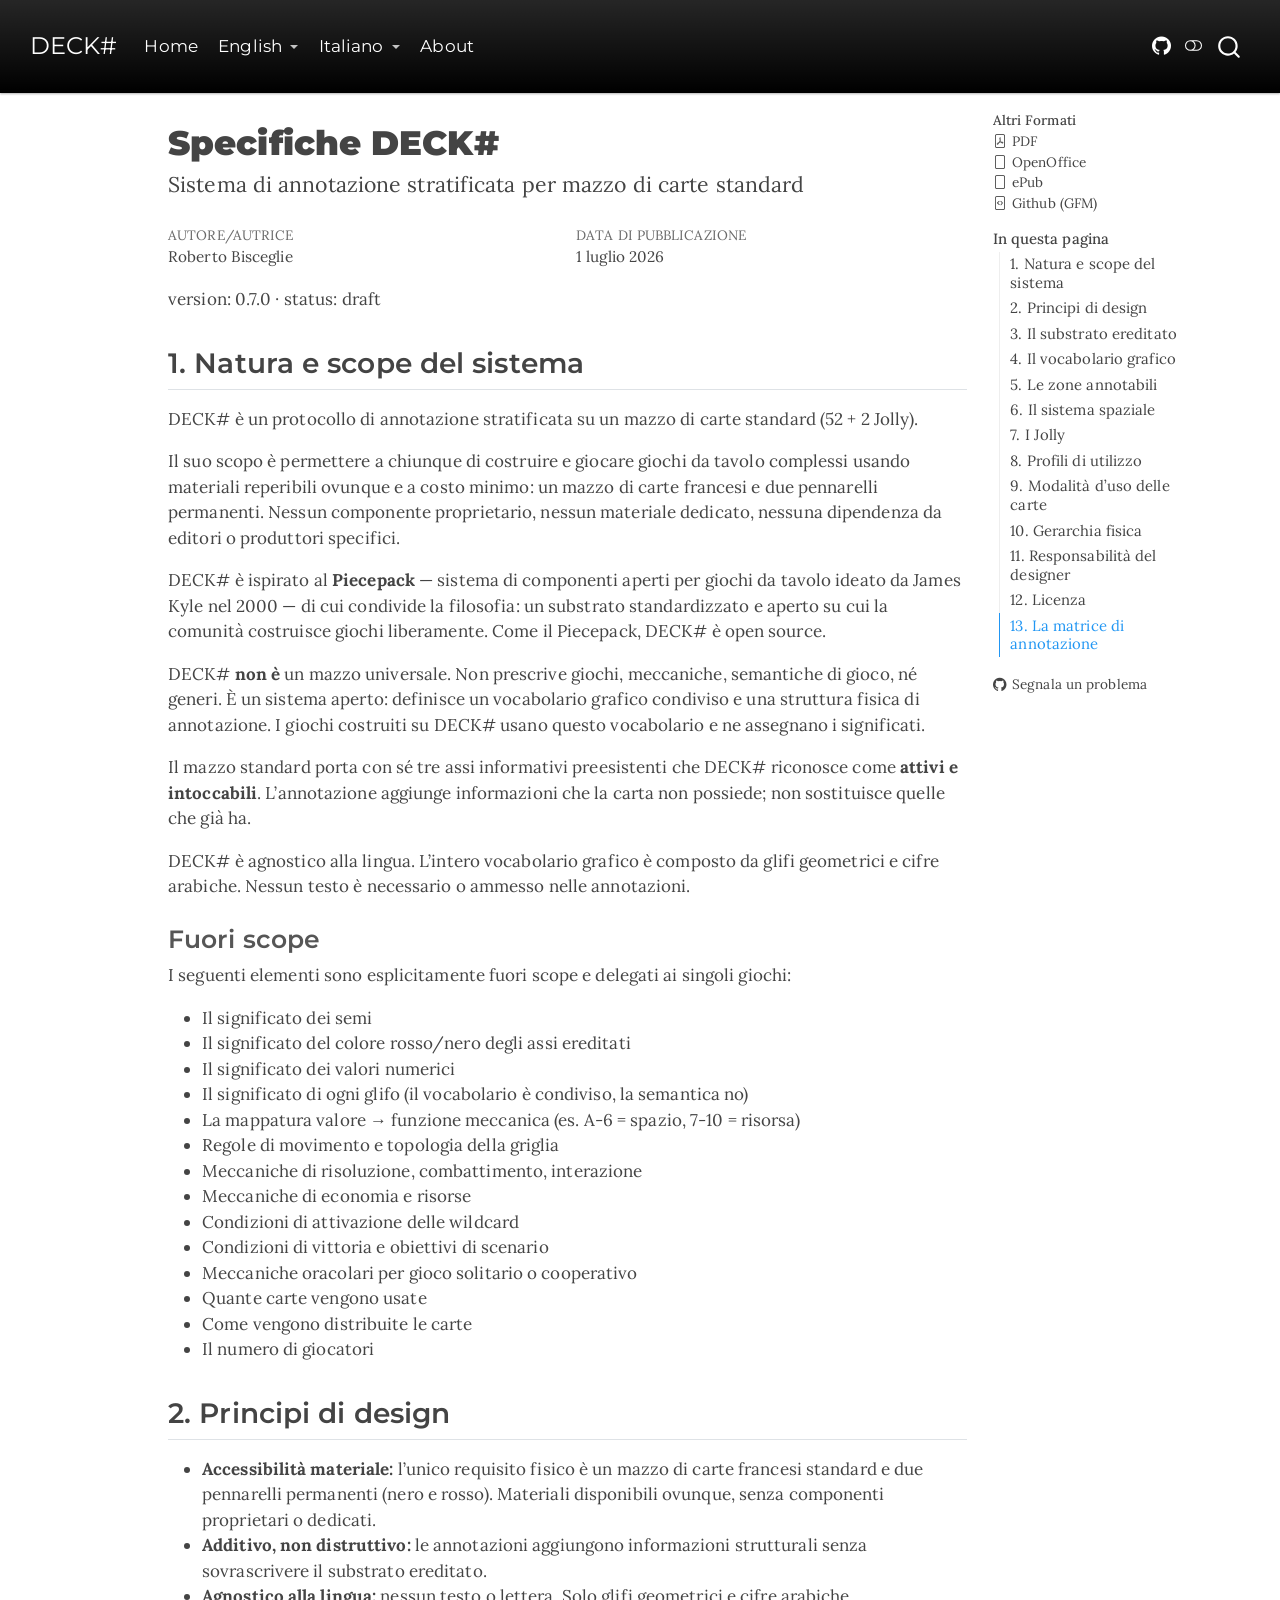
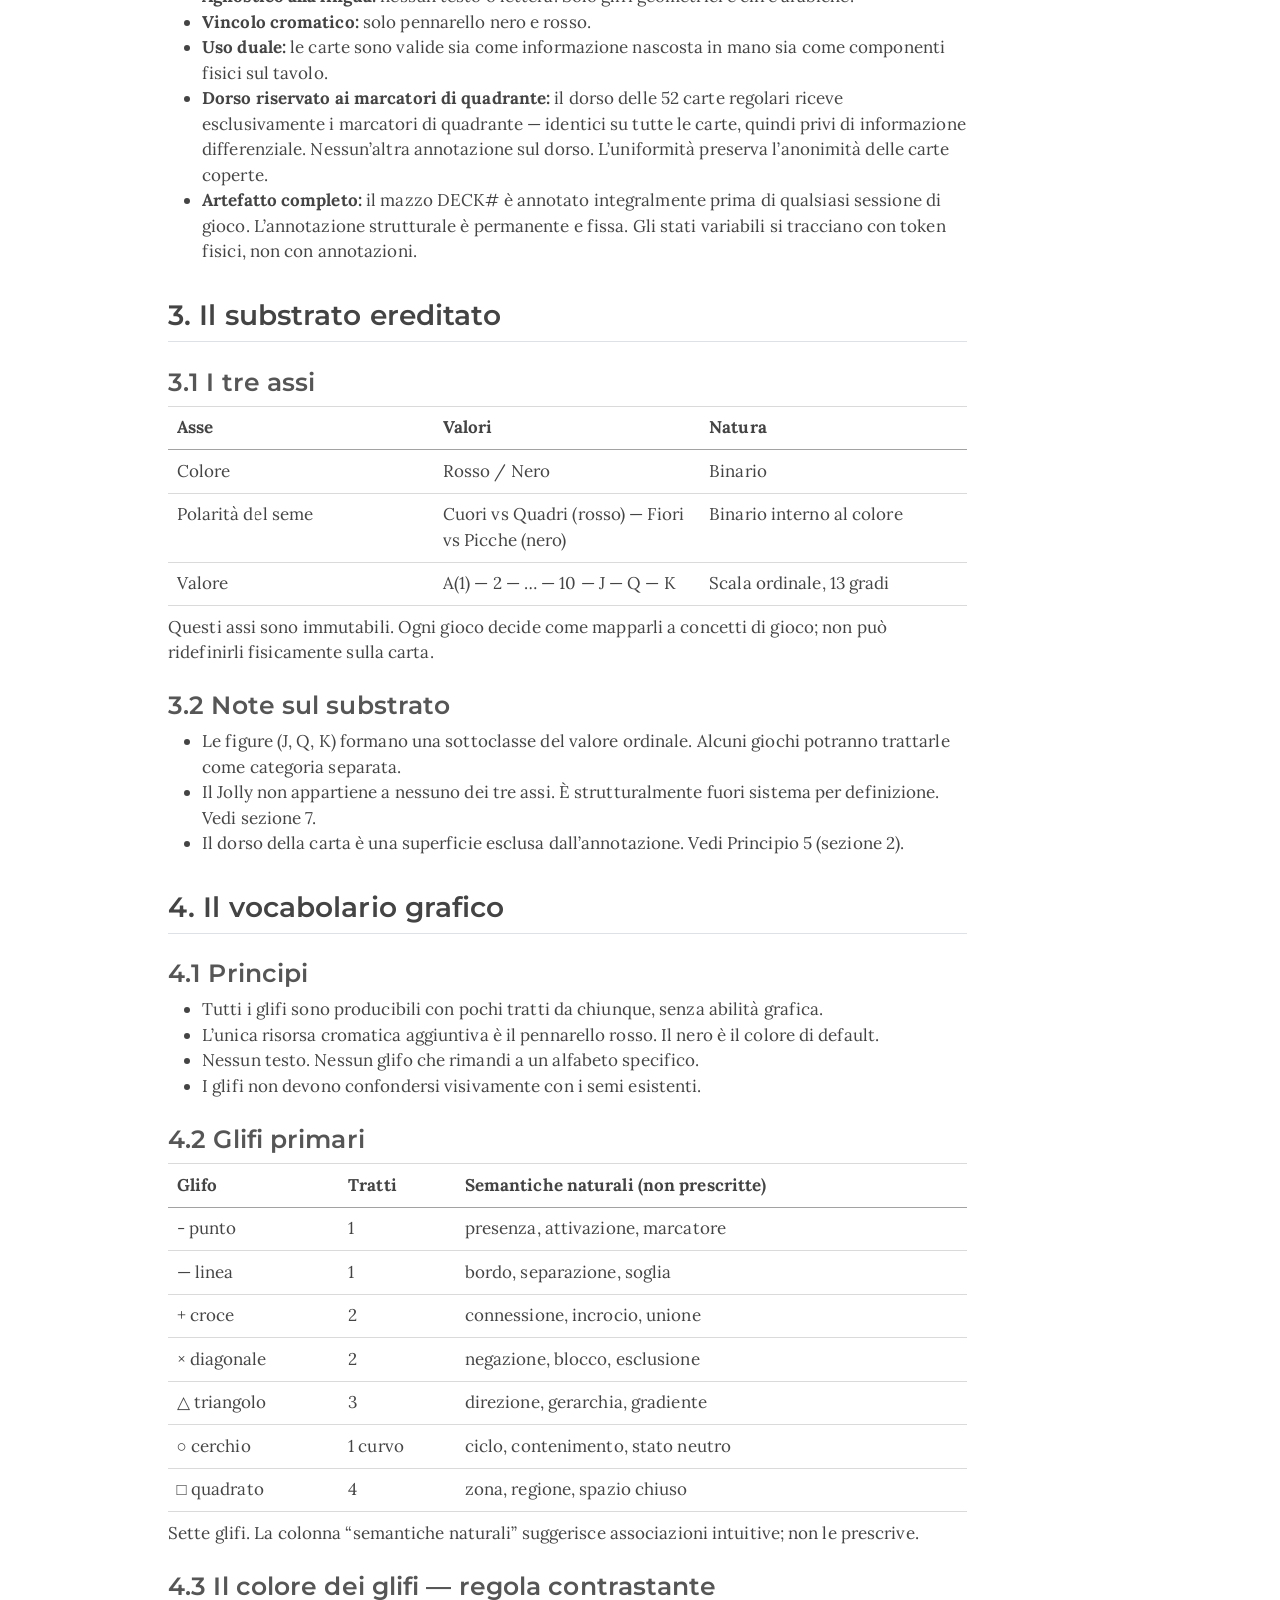
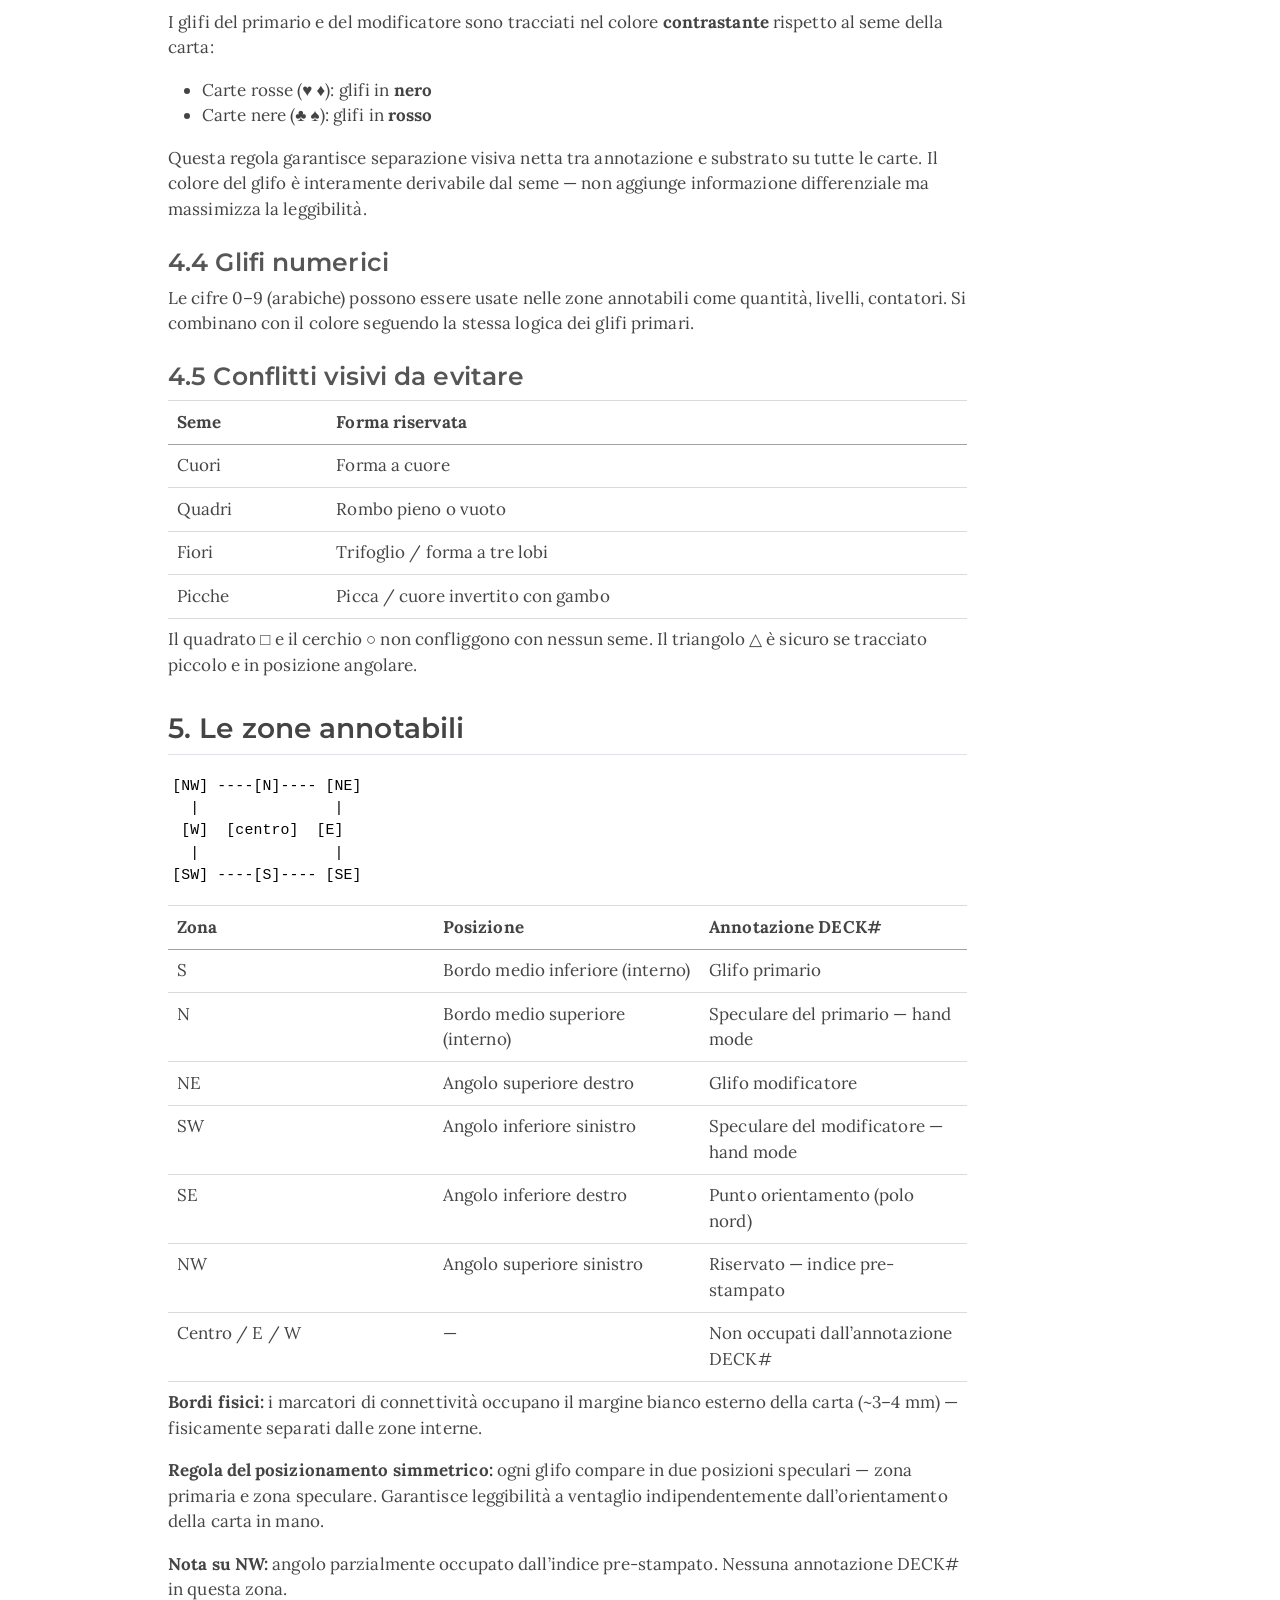
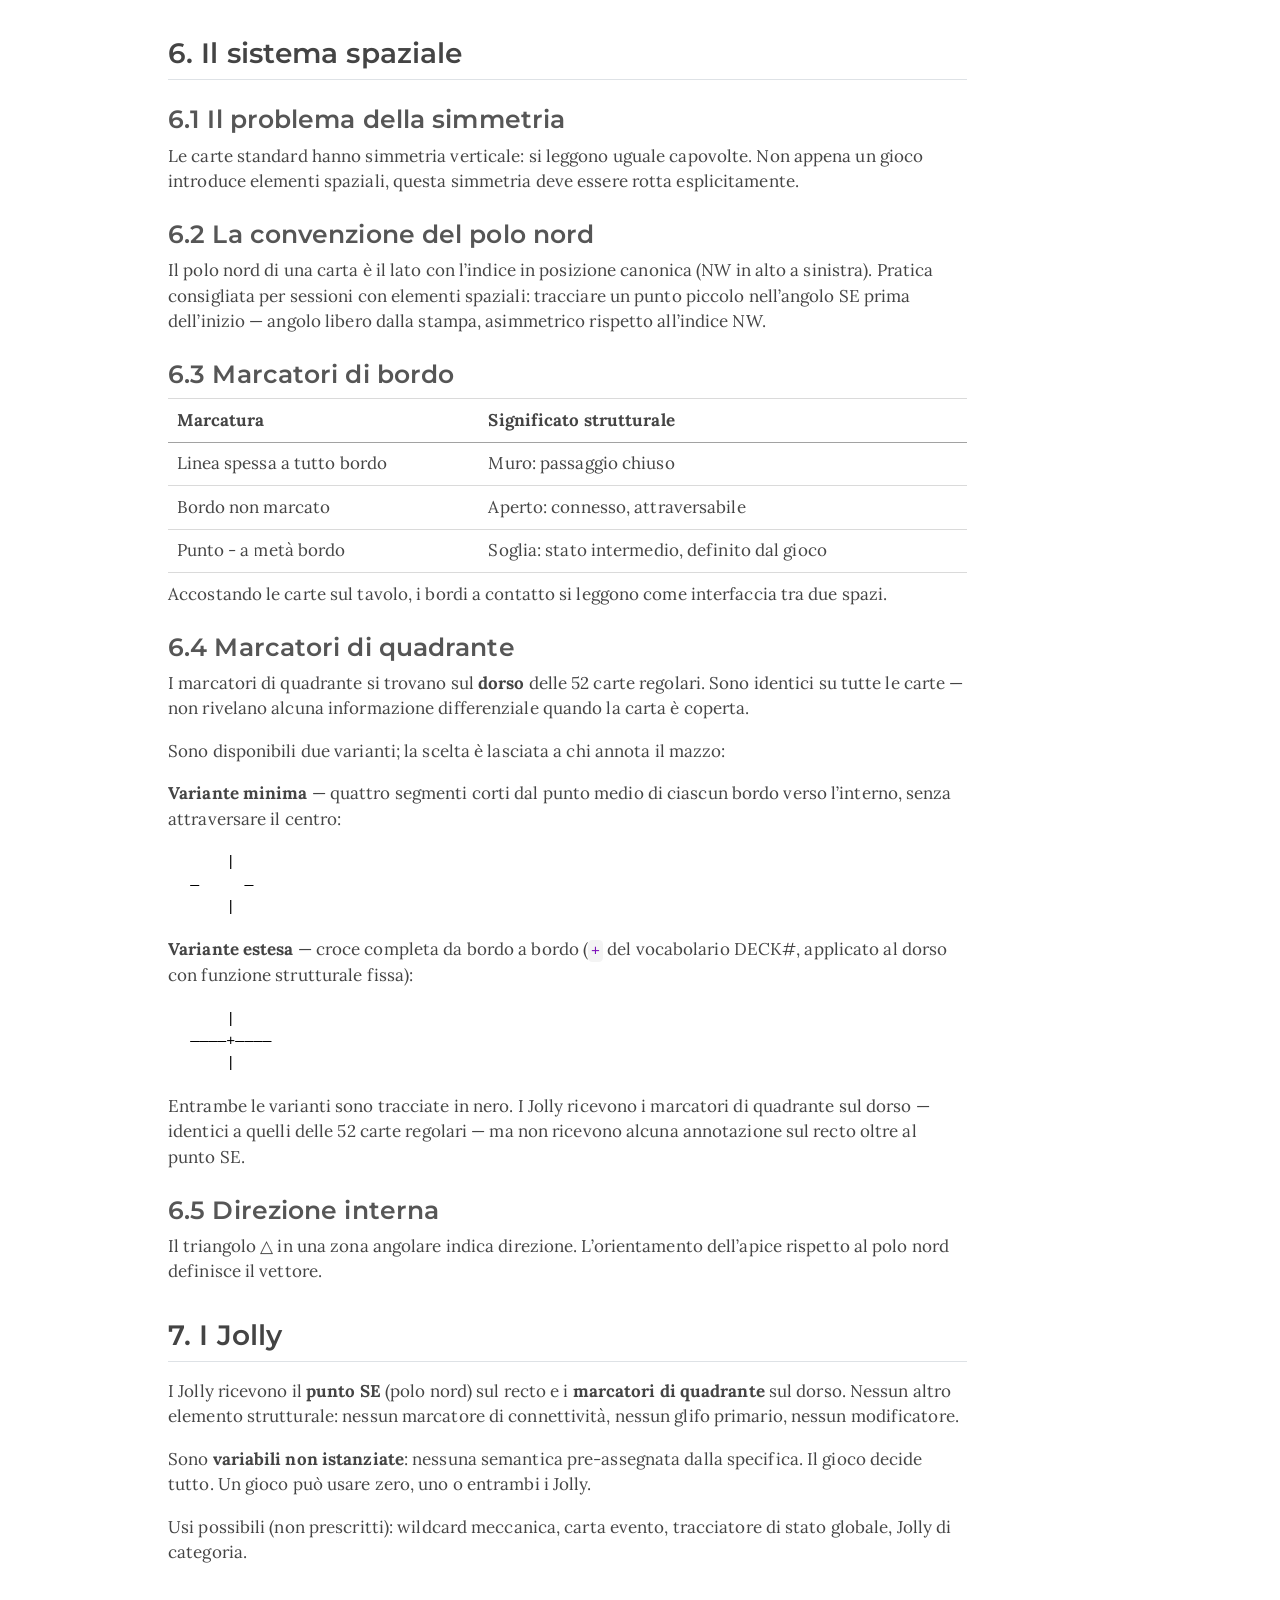
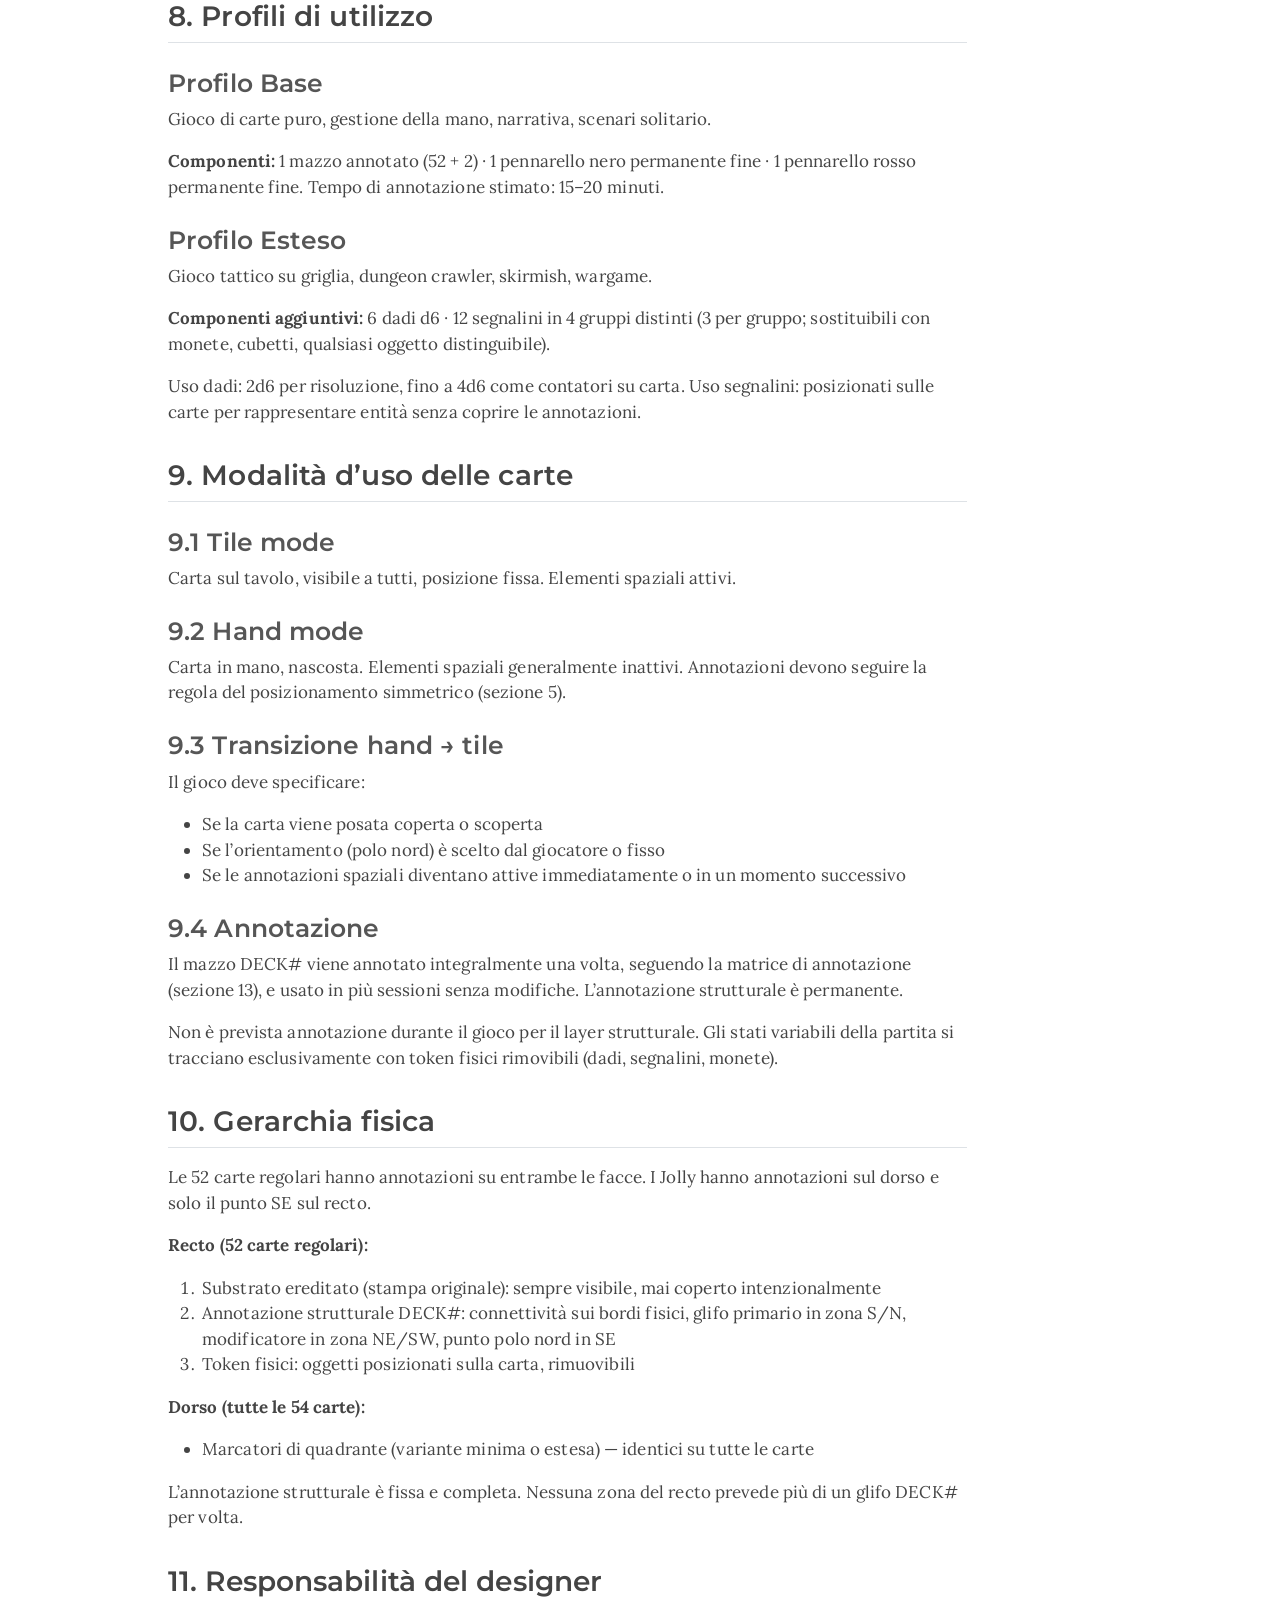
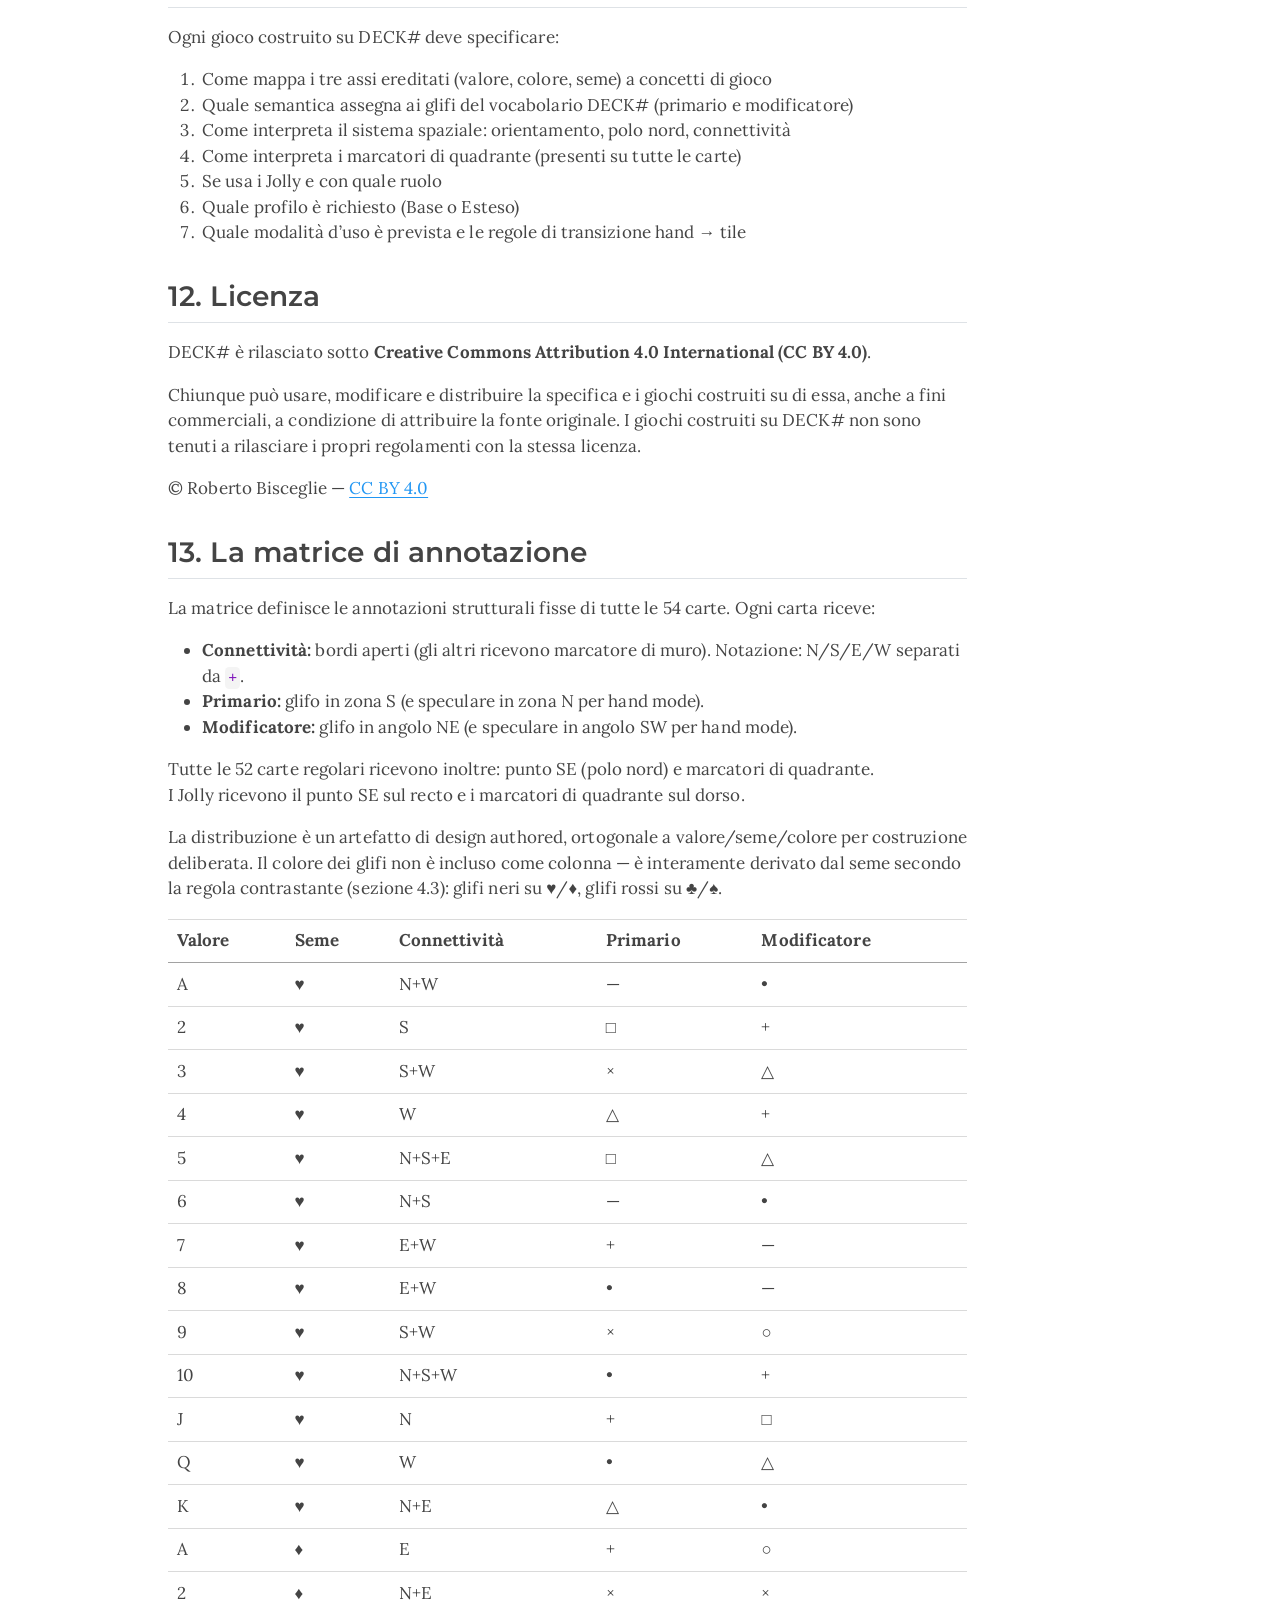
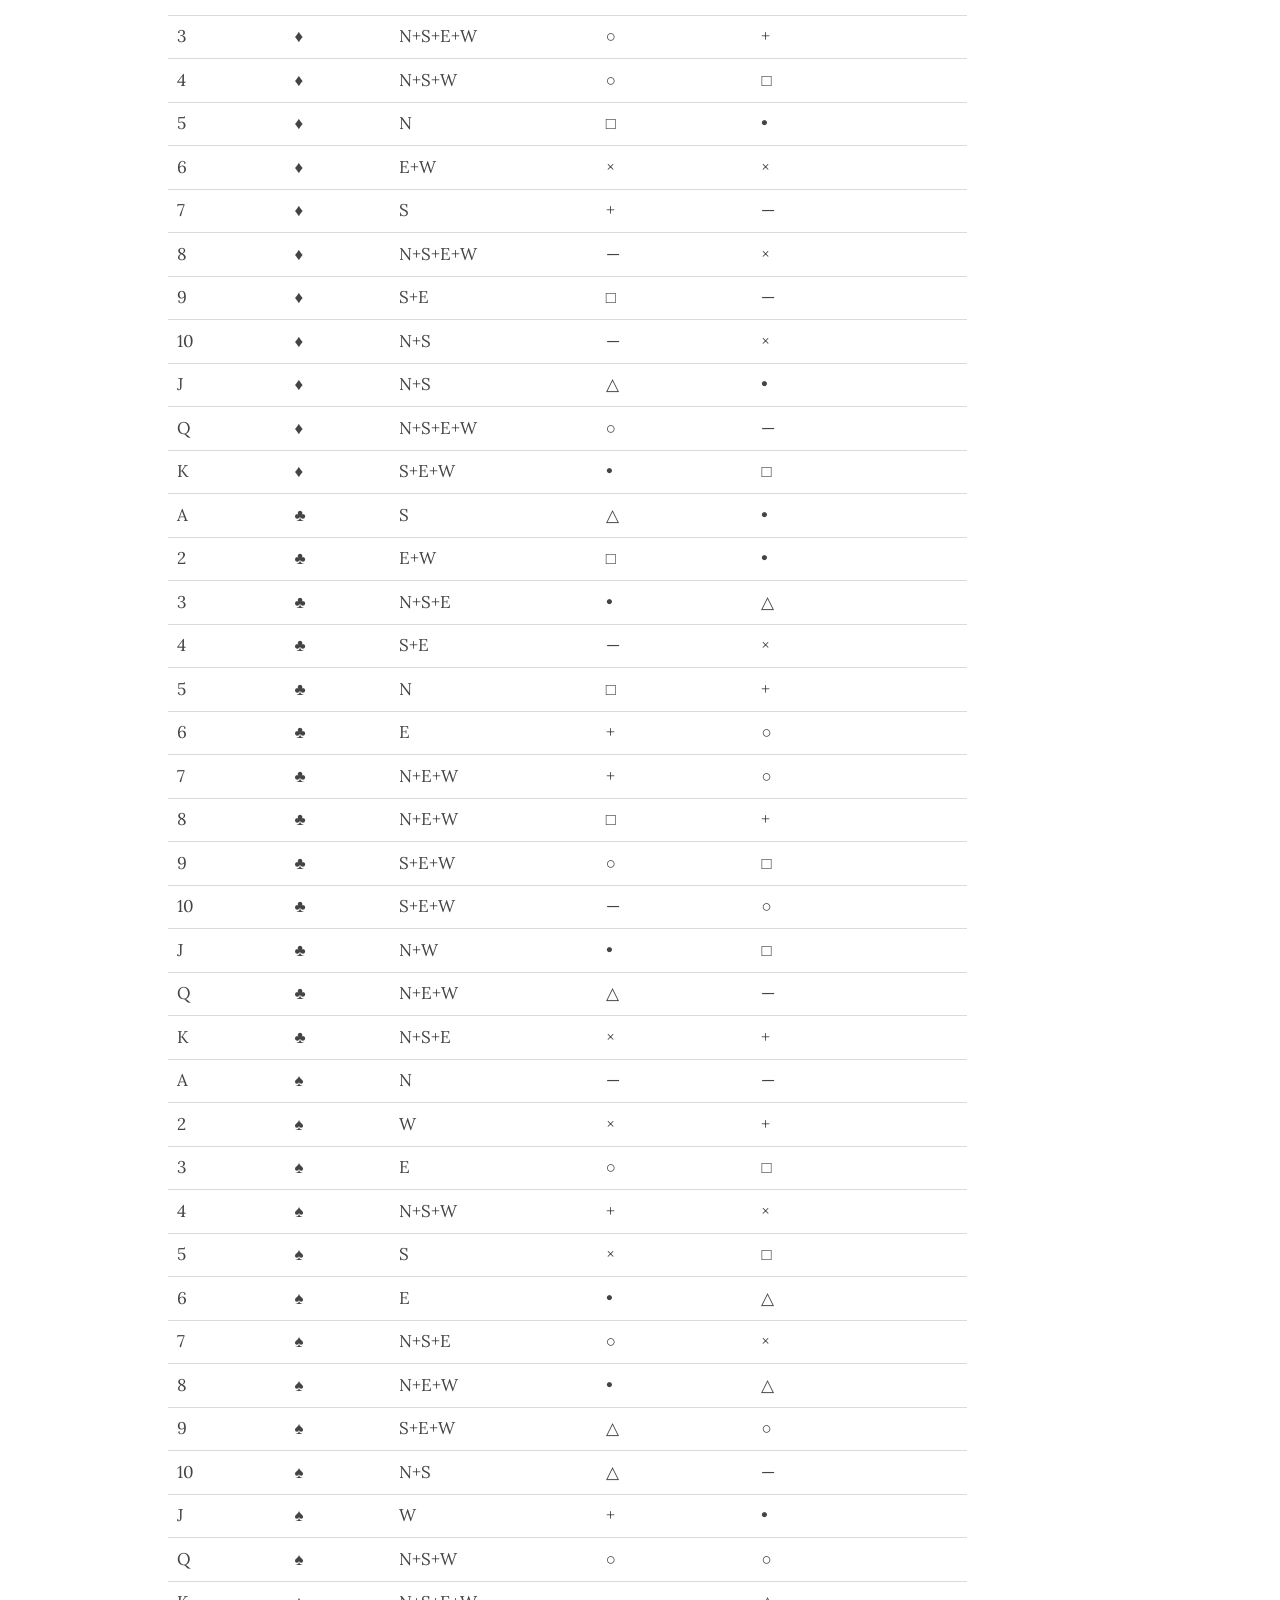
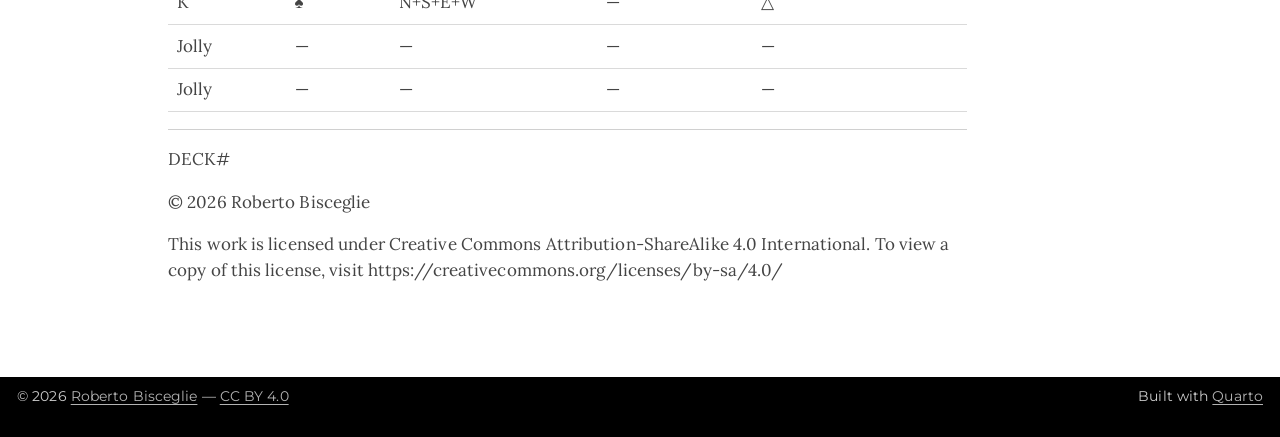
<file: docs/it/decksharp_specs.html>
<!DOCTYPE html>
<html xmlns="http://www.w3.org/1999/xhtml" lang="it" xml:lang="it"><head>

<meta charset="utf-8">
<meta name="generator" content="quarto-1.9.38">

<meta name="viewport" content="width=device-width, initial-scale=1.0, user-scalable=yes">

<meta name="author" content="Roberto Bisceglie">

<title>Specifiche DECK# – DECK#</title>
<style>
/* Default styles provided by pandoc.
** See https://pandoc.org/MANUAL.html#variables-for-html for config info.
*/
code{white-space: pre-wrap;}
span.smallcaps{font-variant: small-caps;}
div.columns{display: flex; gap: min(4vw, 1.5em);}
div.column{flex: auto; overflow-x: auto;}
div.hanging-indent{margin-left: 1.5em; text-indent: -1.5em;}
ul.task-list{list-style: none;}
ul.task-list li input[type="checkbox"] {
  width: 0.8em;
  margin: 0 0.8em 0.2em -1em; /* quarto-specific, see https://github.com/quarto-dev/quarto-cli/issues/4556 */ 
  vertical-align: middle;
}
</style>


<script src="../../site_libs/quarto-nav/quarto-nav.js"></script>
<script src="../../site_libs/quarto-nav/headroom.min.js"></script>
<script src="../../site_libs/clipboard/clipboard.min.js"></script>
<script src="../../site_libs/quarto-search/autocomplete.umd.js"></script>
<script src="../../site_libs/quarto-search/fuse.min.js"></script>
<script src="../../site_libs/quarto-search/quarto-search.js"></script>
<meta name="quarto:offset" content="../../">
<link href="../../docs/assets/logo.svg" rel="icon" type="image/svg+xml">
<script src="../../site_libs/quarto-html/quarto.js" type="module"></script>
<script src="../../site_libs/quarto-html/tabsets/tabsets.js" type="module"></script>
<script src="../../site_libs/quarto-html/popper.min.js"></script>
<script src="../../site_libs/quarto-html/tippy.umd.min.js"></script>
<script src="../../site_libs/quarto-html/anchor.min.js"></script>
<link href="../../site_libs/quarto-html/tippy.css" rel="stylesheet">
<link href="../../site_libs/quarto-html/quarto-syntax-highlighting-15634bcf2e68342d4ad2dfa704d543f6.css" rel="stylesheet" class="quarto-color-scheme" id="quarto-text-highlighting-styles">
<link href="../../site_libs/quarto-html/quarto-syntax-highlighting-dark-0a6b7249c26820e032cb0bd839ff02b1.css" rel="stylesheet" class="quarto-color-scheme quarto-color-alternate" id="quarto-text-highlighting-styles">
<link href="../../site_libs/quarto-html/quarto-syntax-highlighting-15634bcf2e68342d4ad2dfa704d543f6.css" rel="stylesheet" class="quarto-color-scheme-extra" id="quarto-text-highlighting-styles">
<script src="../../site_libs/bootstrap/bootstrap.min.js"></script>
<link href="../../site_libs/bootstrap/bootstrap-icons.css" rel="stylesheet">
<link href="../../site_libs/bootstrap/bootstrap-421f92b7efeafb8936a62dbbb3c9442a.min.css" rel="stylesheet" append-hash="true" class="quarto-color-scheme" id="quarto-bootstrap" data-mode="light">
<link href="../../site_libs/bootstrap/bootstrap-dark-1afb3e959ab81541f25277dd6a6313c8.min.css" rel="stylesheet" append-hash="true" class="quarto-color-scheme quarto-color-alternate" id="quarto-bootstrap" data-mode="dark">
<link href="../../site_libs/bootstrap/bootstrap-421f92b7efeafb8936a62dbbb3c9442a.min.css" rel="stylesheet" append-hash="true" class="quarto-color-scheme-extra" id="quarto-bootstrap" data-mode="light">
<script id="quarto-search-options" type="application/json">{
  "location": "navbar",
  "copy-button": false,
  "collapse-after": 3,
  "panel-placement": "end",
  "type": "overlay",
  "limit": 50,
  "keyboard-shortcut": [
    "f",
    "/",
    "s"
  ],
  "show-item-context": false,
  "language": {
    "search-no-results-text": "Nessun risultato",
    "search-matching-documents-text": "documenti trovati",
    "search-copy-link-title": "Copiare il link nella ricerca",
    "search-hide-matches-text": "Nascondere i risultati aggiuntivi",
    "search-more-match-text": "ci sono altri risultati in questo documento",
    "search-more-matches-text": "ulteriori risultati in questo documento",
    "search-clear-button-title": "Pulire",
    "search-text-placeholder": "",
    "search-detached-cancel-button-title": "Cancellare",
    "search-submit-button-title": "Inviare",
    "search-label": "Ricerca"
  }
}</script>
<link rel="preconnect" href="https://fonts.googleapis.com">
<link rel="preconnect" href="https://fonts.gstatic.com" crossorigin="">
<link href="https://fonts.googleapis.com/css2?family=Lora:ital,wght@0,400;0,600;1,400&amp;family=Montserrat:wght@400;600;700;900&amp;display=swap" rel="stylesheet">


</head>

<body class="nav-fixed quarto-light"><script id="quarto-html-before-body" type="application/javascript">
    const toggleBodyColorMode = (bsSheetEl) => {
      const mode = bsSheetEl.getAttribute("data-mode");
      const bodyEl = window.document.querySelector("body");
      if (mode === "dark") {
        bodyEl.classList.add("quarto-dark");
        bodyEl.classList.remove("quarto-light");
      } else {
        bodyEl.classList.add("quarto-light");
        bodyEl.classList.remove("quarto-dark");
      }
    }
    const toggleBodyColorPrimary = () => {
      const bsSheetEl = window.document.querySelector("link#quarto-bootstrap:not([rel=disabled-stylesheet])");
      if (bsSheetEl) {
        toggleBodyColorMode(bsSheetEl);
      }
    }
    const setColorSchemeToggle = (alternate) => {
      const toggles = window.document.querySelectorAll('.quarto-color-scheme-toggle');
      for (let i=0; i < toggles.length; i++) {
        const toggle = toggles[i];
        if (toggle) {
          if (alternate) {
            toggle.classList.add("alternate");
          } else {
            toggle.classList.remove("alternate");
          }
        }
      }
    };
    const toggleColorMode = (alternate) => {
      // Switch the stylesheets
      const primaryStylesheets = window.document.querySelectorAll('link.quarto-color-scheme:not(.quarto-color-alternate)');
      const alternateStylesheets = window.document.querySelectorAll('link.quarto-color-scheme.quarto-color-alternate');
      manageTransitions('#quarto-margin-sidebar .nav-link', false);
      if (alternate) {
        // note: dark is layered on light, we don't disable primary!
        enableStylesheet(alternateStylesheets);
        for (const sheetNode of alternateStylesheets) {
          if (sheetNode.id === "quarto-bootstrap") {
            toggleBodyColorMode(sheetNode);
          }
        }
      } else {
        disableStylesheet(alternateStylesheets);
        enableStylesheet(primaryStylesheets)
        toggleBodyColorPrimary();
      }
      manageTransitions('#quarto-margin-sidebar .nav-link', true);
      // Switch the toggles
      setColorSchemeToggle(alternate)
      // Hack to workaround the fact that safari doesn't
      // properly recolor the scrollbar when toggling (#1455)
      if (navigator.userAgent.indexOf('Safari') > 0 && navigator.userAgent.indexOf('Chrome') == -1) {
        manageTransitions("body", false);
        window.scrollTo(0, 1);
        setTimeout(() => {
          window.scrollTo(0, 0);
          manageTransitions("body", true);
        }, 40);
      }
    }
    const disableStylesheet = (stylesheets) => {
      for (let i=0; i < stylesheets.length; i++) {
        const stylesheet = stylesheets[i];
        stylesheet.rel = 'disabled-stylesheet';
      }
    }
    const enableStylesheet = (stylesheets) => {
      for (let i=0; i < stylesheets.length; i++) {
        const stylesheet = stylesheets[i];
        if(stylesheet.rel !== 'stylesheet') { // for Chrome, which will still FOUC without this check
          stylesheet.rel = 'stylesheet';
        }
      }
    }
    const manageTransitions = (selector, allowTransitions) => {
      const els = window.document.querySelectorAll(selector);
      for (let i=0; i < els.length; i++) {
        const el = els[i];
        if (allowTransitions) {
          el.classList.remove('notransition');
        } else {
          el.classList.add('notransition');
        }
      }
    }
    const isFileUrl = () => {
      return window.location.protocol === 'file:';
    }
    const hasAlternateSentinel = () => {
      let styleSentinel = getColorSchemeSentinel();
      if (styleSentinel !== null) {
        return styleSentinel === "alternate";
      } else {
        return false;
      }
    }
    const setStyleSentinel = (alternate) => {
      const value = alternate ? "alternate" : "default";
      if (!isFileUrl()) {
        window.localStorage.setItem("quarto-color-scheme", value);
      } else {
        localAlternateSentinel = value;
      }
    }
    const getColorSchemeSentinel = () => {
      if (!isFileUrl()) {
        const storageValue = window.localStorage.getItem("quarto-color-scheme");
        return storageValue != null ? storageValue : localAlternateSentinel;
      } else {
        return localAlternateSentinel;
      }
    }
    const toggleGiscusIfUsed = (isAlternate, darkModeDefault) => {
      const baseTheme = document.querySelector('#giscus-base-theme')?.value ?? 'light';
      const alternateTheme = document.querySelector('#giscus-alt-theme')?.value ?? 'dark';
      let newTheme = '';
      if(authorPrefersDark) {
        newTheme = isAlternate ? baseTheme : alternateTheme;
      } else {
        newTheme = isAlternate ? alternateTheme : baseTheme;
      }
      const changeGiscusTheme = () => {
        // From: https://github.com/giscus/giscus/issues/336
        const sendMessage = (message) => {
          const iframe = document.querySelector('iframe.giscus-frame');
          if (!iframe) return;
          iframe.contentWindow.postMessage({ giscus: message }, 'https://giscus.app');
        }
        sendMessage({
          setConfig: {
            theme: newTheme
          }
        });
      }
      const isGiscussLoaded = window.document.querySelector('iframe.giscus-frame') !== null;
      if (isGiscussLoaded) {
        changeGiscusTheme();
      }
    };
    const authorPrefersDark = false;
    const darkModeDefault = authorPrefersDark;
      document.querySelector('link#quarto-text-highlighting-styles.quarto-color-scheme-extra').rel = 'disabled-stylesheet';
      document.querySelector('link#quarto-bootstrap.quarto-color-scheme-extra').rel = 'disabled-stylesheet';
    let localAlternateSentinel = darkModeDefault ? 'alternate' : 'default';
    // Dark / light mode switch
    window.quartoToggleColorScheme = () => {
      // Read the current dark / light value
      let toAlternate = !hasAlternateSentinel();
      toggleColorMode(toAlternate);
      setStyleSentinel(toAlternate);
      toggleGiscusIfUsed(toAlternate, darkModeDefault);
      window.dispatchEvent(new Event('resize'));
    };
    // Switch to dark mode if need be
    if (hasAlternateSentinel()) {
      toggleColorMode(true);
    } else {
      toggleColorMode(false);
    }
  </script>

<div id="quarto-search-results"></div>
  <header id="quarto-header" class="headroom fixed-top">
    <nav class="navbar navbar-expand-lg " data-bs-theme="dark">
      <div class="navbar-container container-fluid">
      <div class="navbar-brand-container mx-auto">
    <a class="navbar-brand" href="../../index.html">
    <span class="navbar-title">DECK#</span>
    </a>
  </div>
            <div id="quarto-search" class="" title="Ricerca"></div>
          <button class="navbar-toggler" type="button" data-bs-toggle="collapse" data-bs-target="#navbarCollapse" aria-controls="navbarCollapse" role="menu" aria-expanded="false" aria-label="Attiva/disattiva la navigazione" onclick="if (window.quartoToggleHeadroom) { window.quartoToggleHeadroom(); }">
  <span class="navbar-toggler-icon"></span>
</button>
          <div class="collapse navbar-collapse" id="navbarCollapse">
            <ul class="navbar-nav navbar-nav-scroll me-auto">
  <li class="nav-item">
    <a class="nav-link" href="../../index.html"> 
<span class="menu-text">Home</span></a>
  </li>  
  <li class="nav-item dropdown ">
    <a class="nav-link dropdown-toggle" href="#" id="nav-menu-english" role="link" data-bs-toggle="dropdown" aria-expanded="false">
 <span class="menu-text">English</span>
    </a>
    <ul class="dropdown-menu" aria-labelledby="nav-menu-english">    
        <li>
    <a class="dropdown-item" href="../../docs/en/decksharp_specs.html">
 <span class="dropdown-text">Specification</span></a>
  </li>  
        <li>
    <a class="dropdown-item" href="../../docs/en/decksharp_annotation_guide.html">
 <span class="dropdown-text">Annotation Guide</span></a>
  </li>  
        <li>
    <a class="dropdown-item" href="../../docs/en/decksharp_design_guide.html">
 <span class="dropdown-text">Design Guide</span></a>
  </li>  
        <li>
    <a class="dropdown-item" href="../../docs/en/decksharp_notes.html">
 <span class="dropdown-text">Design Notes</span></a>
  </li>  
    </ul>
  </li>
  <li class="nav-item dropdown ">
    <a class="nav-link dropdown-toggle" href="#" id="nav-menu-italiano" role="link" data-bs-toggle="dropdown" aria-expanded="false">
 <span class="menu-text">Italiano</span>
    </a>
    <ul class="dropdown-menu" aria-labelledby="nav-menu-italiano">    
        <li>
    <a class="dropdown-item" href="../../docs/it/decksharp_specs.html">
 <span class="dropdown-text">Specifiche</span></a>
  </li>  
        <li>
    <a class="dropdown-item" href="../../docs/it/decksharp_guida_annotazione.html">
 <span class="dropdown-text">Guida all’Annotazione</span></a>
  </li>  
        <li>
    <a class="dropdown-item" href="../../docs/it/decksharp_guida_design.html">
 <span class="dropdown-text">Guida al Design</span></a>
  </li>  
        <li>
    <a class="dropdown-item" href="../../docs/it/decksharp_notes.html">
 <span class="dropdown-text">Note di Design</span></a>
  </li>  
    </ul>
  </li>
  <li class="nav-item">
    <a class="nav-link" href="../../docs/about.html"> 
<span class="menu-text">About</span></a>
  </li>  
</ul>
            <ul class="navbar-nav navbar-nav-scroll ms-auto">
  <li class="nav-item compact">
    <a class="nav-link" href="https://github.com/zeruhur/decksharp"> <i class="bi bi-github" role="img">
</i> 
<span class="menu-text"></span></a>
  </li>  
</ul>
          </div> <!-- /navcollapse -->
            <div class="quarto-navbar-tools">
  <a href="" class="quarto-color-scheme-toggle quarto-navigation-tool  px-1" onclick="window.quartoToggleColorScheme(); return false;" title="Attiva/disattiva la modalità oscura"><i class="bi"></i></a>
</div>
      </div> <!-- /container-fluid -->
    </nav>
</header>
<!-- content -->
<div id="quarto-content" class="quarto-container page-columns page-rows-contents page-layout-article page-navbar">
<!-- sidebar -->
<!-- margin-sidebar -->
    <div id="quarto-margin-sidebar" class="sidebar margin-sidebar">
        <nav id="TOC" role="doc-toc" class="toc-active">
    <h2 id="toc-title">In questa pagina</h2>
   
  <ul>
  <li><a href="#natura-e-scope-del-sistema" id="toc-natura-e-scope-del-sistema" class="nav-link active" data-scroll-target="#natura-e-scope-del-sistema">1. Natura e scope del sistema</a>
  <ul class="collapse">
  <li><a href="#fuori-scope" id="toc-fuori-scope" class="nav-link" data-scroll-target="#fuori-scope">Fuori scope</a></li>
  </ul></li>
  <li><a href="#principi-di-design" id="toc-principi-di-design" class="nav-link" data-scroll-target="#principi-di-design">2. Principi di design</a></li>
  <li><a href="#il-substrato-ereditato" id="toc-il-substrato-ereditato" class="nav-link" data-scroll-target="#il-substrato-ereditato">3. Il substrato ereditato</a>
  <ul class="collapse">
  <li><a href="#i-tre-assi" id="toc-i-tre-assi" class="nav-link" data-scroll-target="#i-tre-assi">3.1 I tre assi</a></li>
  <li><a href="#note-sul-substrato" id="toc-note-sul-substrato" class="nav-link" data-scroll-target="#note-sul-substrato">3.2 Note sul substrato</a></li>
  </ul></li>
  <li><a href="#il-vocabolario-grafico" id="toc-il-vocabolario-grafico" class="nav-link" data-scroll-target="#il-vocabolario-grafico">4. Il vocabolario grafico</a>
  <ul class="collapse">
  <li><a href="#principi" id="toc-principi" class="nav-link" data-scroll-target="#principi">4.1 Principi</a></li>
  <li><a href="#glifi-primari" id="toc-glifi-primari" class="nav-link" data-scroll-target="#glifi-primari">4.2 Glifi primari</a></li>
  <li><a href="#il-colore-dei-glifi-regola-contrastante" id="toc-il-colore-dei-glifi-regola-contrastante" class="nav-link" data-scroll-target="#il-colore-dei-glifi-regola-contrastante">4.3 Il colore dei glifi — regola contrastante</a></li>
  <li><a href="#glifi-numerici" id="toc-glifi-numerici" class="nav-link" data-scroll-target="#glifi-numerici">4.4 Glifi numerici</a></li>
  <li><a href="#conflitti-visivi-da-evitare" id="toc-conflitti-visivi-da-evitare" class="nav-link" data-scroll-target="#conflitti-visivi-da-evitare">4.5 Conflitti visivi da evitare</a></li>
  </ul></li>
  <li><a href="#le-zone-annotabili" id="toc-le-zone-annotabili" class="nav-link" data-scroll-target="#le-zone-annotabili">5. Le zone annotabili</a></li>
  <li><a href="#il-sistema-spaziale" id="toc-il-sistema-spaziale" class="nav-link" data-scroll-target="#il-sistema-spaziale">6. Il sistema spaziale</a>
  <ul class="collapse">
  <li><a href="#il-problema-della-simmetria" id="toc-il-problema-della-simmetria" class="nav-link" data-scroll-target="#il-problema-della-simmetria">6.1 Il problema della simmetria</a></li>
  <li><a href="#la-convenzione-del-polo-nord" id="toc-la-convenzione-del-polo-nord" class="nav-link" data-scroll-target="#la-convenzione-del-polo-nord">6.2 La convenzione del polo nord</a></li>
  <li><a href="#marcatori-di-bordo" id="toc-marcatori-di-bordo" class="nav-link" data-scroll-target="#marcatori-di-bordo">6.3 Marcatori di bordo</a></li>
  <li><a href="#marcatori-di-quadrante" id="toc-marcatori-di-quadrante" class="nav-link" data-scroll-target="#marcatori-di-quadrante">6.4 Marcatori di quadrante</a></li>
  <li><a href="#direzione-interna" id="toc-direzione-interna" class="nav-link" data-scroll-target="#direzione-interna">6.5 Direzione interna</a></li>
  </ul></li>
  <li><a href="#i-jolly" id="toc-i-jolly" class="nav-link" data-scroll-target="#i-jolly">7. I Jolly</a></li>
  <li><a href="#profili-di-utilizzo" id="toc-profili-di-utilizzo" class="nav-link" data-scroll-target="#profili-di-utilizzo">8. Profili di utilizzo</a>
  <ul class="collapse">
  <li><a href="#profilo-base" id="toc-profilo-base" class="nav-link" data-scroll-target="#profilo-base">Profilo Base</a></li>
  <li><a href="#profilo-esteso" id="toc-profilo-esteso" class="nav-link" data-scroll-target="#profilo-esteso">Profilo Esteso</a></li>
  </ul></li>
  <li><a href="#modalità-duso-delle-carte" id="toc-modalità-duso-delle-carte" class="nav-link" data-scroll-target="#modalità-duso-delle-carte">9. Modalità d’uso delle carte</a>
  <ul class="collapse">
  <li><a href="#tile-mode" id="toc-tile-mode" class="nav-link" data-scroll-target="#tile-mode">9.1 Tile mode</a></li>
  <li><a href="#hand-mode" id="toc-hand-mode" class="nav-link" data-scroll-target="#hand-mode">9.2 Hand mode</a></li>
  <li><a href="#transizione-hand-tile" id="toc-transizione-hand-tile" class="nav-link" data-scroll-target="#transizione-hand-tile">9.3 Transizione hand → tile</a></li>
  <li><a href="#annotazione" id="toc-annotazione" class="nav-link" data-scroll-target="#annotazione">9.4 Annotazione</a></li>
  </ul></li>
  <li><a href="#gerarchia-fisica" id="toc-gerarchia-fisica" class="nav-link" data-scroll-target="#gerarchia-fisica">10. Gerarchia fisica</a></li>
  <li><a href="#responsabilità-del-designer" id="toc-responsabilità-del-designer" class="nav-link" data-scroll-target="#responsabilità-del-designer">11. Responsabilità del designer</a></li>
  <li><a href="#licenza" id="toc-licenza" class="nav-link" data-scroll-target="#licenza">12. Licenza</a></li>
  <li><a href="#la-matrice-di-annotazione" id="toc-la-matrice-di-annotazione" class="nav-link" data-scroll-target="#la-matrice-di-annotazione">13. La matrice di annotazione</a></li>
  </ul>
<div class="toc-actions"><ul><li><a href="https://github.com/zeruhur/decksharp/issues/new" class="toc-action"><i class="bi bi-github"></i>Segnala un problema</a></li></ul></div><div class="quarto-alternate-formats"><h2>Altri Formati</h2><ul><li><a href="decksharp_specs.pdf"><i class="bi bi-file-pdf"></i>PDF</a></li><li><a href="decksharp_specs.odt"><i class="bi bi-file"></i>OpenOffice</a></li><li><a href="decksharp_specs.epub"><i class="bi bi-file"></i>ePub</a></li><li><a href="decksharp_specs-gfm.md"><i class="bi bi-file-code"></i>Github (GFM)</a></li></ul></div></nav>
    </div>
<!-- main -->
<main class="content" id="quarto-document-content">


<header id="title-block-header" class="quarto-title-block default">
<div class="quarto-title">
<h1 class="title">Specifiche DECK#</h1>
<p class="subtitle lead">Sistema di annotazione stratificata per mazzo di carte standard</p>
</div>



<div class="quarto-title-meta">

    <div>
    <div class="quarto-title-meta-heading">Autore/Autrice</div>
    <div class="quarto-title-meta-contents">
             <p>Roberto Bisceglie </p>
          </div>
  </div>
    
    <div>
    <div class="quarto-title-meta-heading">Data di Pubblicazione</div>
    <div class="quarto-title-meta-contents">
      <p class="date">1 luglio 2026</p>
    </div>
  </div>
  
    
  </div>
  


</header>


<p>version: 0.7.0 · status: draft</p>
<section id="natura-e-scope-del-sistema" class="level2">
<h2 class="anchored" data-anchor-id="natura-e-scope-del-sistema">1. Natura e scope del sistema</h2>
<p>DECK# è un protocollo di annotazione stratificata su un mazzo di carte standard (52 + 2 Jolly).</p>
<p>Il suo scopo è permettere a chiunque di costruire e giocare giochi da tavolo complessi usando materiali reperibili ovunque e a costo minimo: un mazzo di carte francesi e due pennarelli permanenti. Nessun componente proprietario, nessun materiale dedicato, nessuna dipendenza da editori o produttori specifici.</p>
<p>DECK# è ispirato al <strong>Piecepack</strong> — sistema di componenti aperti per giochi da tavolo ideato da James Kyle nel 2000 — di cui condivide la filosofia: un substrato standardizzato e aperto su cui la comunità costruisce giochi liberamente. Come il Piecepack, DECK# è open source.</p>
<p>DECK# <strong>non è</strong> un mazzo universale. Non prescrive giochi, meccaniche, semantiche di gioco, né generi. È un sistema aperto: definisce un vocabolario grafico condiviso e una struttura fisica di annotazione. I giochi costruiti su DECK# usano questo vocabolario e ne assegnano i significati.</p>
<p>Il mazzo standard porta con sé tre assi informativi preesistenti che DECK# riconosce come <strong>attivi e intoccabili</strong>. L’annotazione aggiunge informazioni che la carta non possiede; non sostituisce quelle che già ha.</p>
<p>DECK# è agnostico alla lingua. L’intero vocabolario grafico è composto da glifi geometrici e cifre arabiche. Nessun testo è necessario o ammesso nelle annotazioni.</p>
<section id="fuori-scope" class="level3">
<h3 class="anchored" data-anchor-id="fuori-scope">Fuori scope</h3>
<p>I seguenti elementi sono esplicitamente fuori scope e delegati ai singoli giochi:</p>
<ul>
<li>Il significato dei semi</li>
<li>Il significato del colore rosso/nero degli assi ereditati</li>
<li>Il significato dei valori numerici</li>
<li>Il significato di ogni glifo (il vocabolario è condiviso, la semantica no)</li>
<li>La mappatura valore → funzione meccanica (es. A-6 = spazio, 7-10 = risorsa)</li>
<li>Regole di movimento e topologia della griglia</li>
<li>Meccaniche di risoluzione, combattimento, interazione</li>
<li>Meccaniche di economia e risorse</li>
<li>Condizioni di attivazione delle wildcard</li>
<li>Condizioni di vittoria e obiettivi di scenario</li>
<li>Meccaniche oracolari per gioco solitario o cooperativo</li>
<li>Quante carte vengono usate</li>
<li>Come vengono distribuite le carte</li>
<li>Il numero di giocatori</li>
</ul>
</section>
</section>
<section id="principi-di-design" class="level2">
<h2 class="anchored" data-anchor-id="principi-di-design">2. Principi di design</h2>
<ul>
<li><strong>Accessibilità materiale:</strong> l’unico requisito fisico è un mazzo di carte francesi standard e due pennarelli permanenti (nero e rosso). Materiali disponibili ovunque, senza componenti proprietari o dedicati.</li>
<li><strong>Additivo, non distruttivo:</strong> le annotazioni aggiungono informazioni strutturali senza sovrascrivere il substrato ereditato.</li>
<li><strong>Agnostico alla lingua:</strong> nessun testo o lettera. Solo glifi geometrici e cifre arabiche.</li>
<li><strong>Vincolo cromatico:</strong> solo pennarello nero e rosso.</li>
<li><strong>Uso duale:</strong> le carte sono valide sia come informazione nascosta in mano sia come componenti fisici sul tavolo.</li>
<li><strong>Dorso riservato ai marcatori di quadrante:</strong> il dorso delle 52 carte regolari riceve esclusivamente i marcatori di quadrante — identici su tutte le carte, quindi privi di informazione differenziale. Nessun’altra annotazione sul dorso. L’uniformità preserva l’anonimità delle carte coperte.</li>
<li><strong>Artefatto completo:</strong> il mazzo DECK# è annotato integralmente prima di qualsiasi sessione di gioco. L’annotazione strutturale è permanente e fissa. Gli stati variabili si tracciano con token fisici, non con annotazioni.</li>
</ul>
</section>
<section id="il-substrato-ereditato" class="level2">
<h2 class="anchored" data-anchor-id="il-substrato-ereditato">3. Il substrato ereditato</h2>
<section id="i-tre-assi" class="level3">
<h3 class="anchored" data-anchor-id="i-tre-assi">3.1 I tre assi</h3>
<table class="caption-top table">
<colgroup>
<col style="width: 33%">
<col style="width: 33%">
<col style="width: 33%">
</colgroup>
<thead>
<tr class="header">
<th>Asse</th>
<th>Valori</th>
<th>Natura</th>
</tr>
</thead>
<tbody>
<tr class="odd">
<td>Colore</td>
<td>Rosso / Nero</td>
<td>Binario</td>
</tr>
<tr class="even">
<td>Polarità del seme</td>
<td>Cuori vs Quadri (rosso) — Fiori vs Picche (nero)</td>
<td>Binario interno al colore</td>
</tr>
<tr class="odd">
<td>Valore</td>
<td>A(1) — 2 — … — 10 — J — Q — K</td>
<td>Scala ordinale, 13 gradi</td>
</tr>
</tbody>
</table>
<p>Questi assi sono immutabili. Ogni gioco decide come mapparli a concetti di gioco; non può ridefinirli fisicamente sulla carta.</p>
</section>
<section id="note-sul-substrato" class="level3">
<h3 class="anchored" data-anchor-id="note-sul-substrato">3.2 Note sul substrato</h3>
<ul>
<li>Le figure (J, Q, K) formano una sottoclasse del valore ordinale. Alcuni giochi potranno trattarle come categoria separata.</li>
<li>Il Jolly non appartiene a nessuno dei tre assi. È strutturalmente fuori sistema per definizione. Vedi sezione 7.</li>
<li>Il dorso della carta è una superficie esclusa dall’annotazione. Vedi Principio 5 (sezione 2).</li>
</ul>
</section>
</section>
<section id="il-vocabolario-grafico" class="level2">
<h2 class="anchored" data-anchor-id="il-vocabolario-grafico">4. Il vocabolario grafico</h2>
<section id="principi" class="level3">
<h3 class="anchored" data-anchor-id="principi">4.1 Principi</h3>
<ul>
<li>Tutti i glifi sono producibili con pochi tratti da chiunque, senza abilità grafica.</li>
<li>L’unica risorsa cromatica aggiuntiva è il pennarello rosso. Il nero è il colore di default.</li>
<li>Nessun testo. Nessun glifo che rimandi a un alfabeto specifico.</li>
<li>I glifi non devono confondersi visivamente con i semi esistenti.</li>
</ul>
</section>
<section id="glifi-primari" class="level3">
<h3 class="anchored" data-anchor-id="glifi-primari">4.2 Glifi primari</h3>
<table class="caption-top table">
<thead>
<tr class="header">
<th>Glifo</th>
<th>Tratti</th>
<th>Semantiche naturali (non prescritte)</th>
</tr>
</thead>
<tbody>
<tr class="odd">
<td>- punto</td>
<td>1</td>
<td>presenza, attivazione, marcatore</td>
</tr>
<tr class="even">
<td>— linea</td>
<td>1</td>
<td>bordo, separazione, soglia</td>
</tr>
<tr class="odd">
<td>+ croce</td>
<td>2</td>
<td>connessione, incrocio, unione</td>
</tr>
<tr class="even">
<td>× diagonale</td>
<td>2</td>
<td>negazione, blocco, esclusione</td>
</tr>
<tr class="odd">
<td>△ triangolo</td>
<td>3</td>
<td>direzione, gerarchia, gradiente</td>
</tr>
<tr class="even">
<td>○ cerchio</td>
<td>1 curvo</td>
<td>ciclo, contenimento, stato neutro</td>
</tr>
<tr class="odd">
<td>□ quadrato</td>
<td>4</td>
<td>zona, regione, spazio chiuso</td>
</tr>
</tbody>
</table>
<p>Sette glifi. La colonna “semantiche naturali” suggerisce associazioni intuitive; non le prescrive.</p>
</section>
<section id="il-colore-dei-glifi-regola-contrastante" class="level3">
<h3 class="anchored" data-anchor-id="il-colore-dei-glifi-regola-contrastante">4.3 Il colore dei glifi — regola contrastante</h3>
<p>I glifi del primario e del modificatore sono tracciati nel colore <strong>contrastante</strong> rispetto al seme della carta:</p>
<ul>
<li>Carte rosse (♥ ♦): glifi in <strong>nero</strong></li>
<li>Carte nere (♣ ♠): glifi in <strong>rosso</strong></li>
</ul>
<p>Questa regola garantisce separazione visiva netta tra annotazione e substrato su tutte le carte. Il colore del glifo è interamente derivabile dal seme — non aggiunge informazione differenziale ma massimizza la leggibilità.</p>
</section>
<section id="glifi-numerici" class="level3">
<h3 class="anchored" data-anchor-id="glifi-numerici">4.4 Glifi numerici</h3>
<p>Le cifre 0–9 (arabiche) possono essere usate nelle zone annotabili come quantità, livelli, contatori. Si combinano con il colore seguendo la stessa logica dei glifi primari.</p>
</section>
<section id="conflitti-visivi-da-evitare" class="level3">
<h3 class="anchored" data-anchor-id="conflitti-visivi-da-evitare">4.5 Conflitti visivi da evitare</h3>
<table class="caption-top table">
<thead>
<tr class="header">
<th>Seme</th>
<th>Forma riservata</th>
</tr>
</thead>
<tbody>
<tr class="odd">
<td>Cuori</td>
<td>Forma a cuore</td>
</tr>
<tr class="even">
<td>Quadri</td>
<td>Rombo pieno o vuoto</td>
</tr>
<tr class="odd">
<td>Fiori</td>
<td>Trifoglio / forma a tre lobi</td>
</tr>
<tr class="even">
<td>Picche</td>
<td>Picca / cuore invertito con gambo</td>
</tr>
</tbody>
</table>
<p>Il quadrato □ e il cerchio ○ non confliggono con nessun seme. Il triangolo △ è sicuro se tracciato piccolo e in posizione angolare.</p>
</section>
</section>
<section id="le-zone-annotabili" class="level2">
<h2 class="anchored" data-anchor-id="le-zone-annotabili">5. Le zone annotabili</h2>
<pre><code>[NW] ----[N]---- [NE]
  |               |
 [W]  [centro]  [E]
  |               |
[SW] ----[S]---- [SE]</code></pre>
<table class="caption-top table">
<colgroup>
<col style="width: 33%">
<col style="width: 33%">
<col style="width: 33%">
</colgroup>
<thead>
<tr class="header">
<th>Zona</th>
<th>Posizione</th>
<th>Annotazione DECK#</th>
</tr>
</thead>
<tbody>
<tr class="odd">
<td>S</td>
<td>Bordo medio inferiore (interno)</td>
<td>Glifo primario</td>
</tr>
<tr class="even">
<td>N</td>
<td>Bordo medio superiore (interno)</td>
<td>Speculare del primario — hand mode</td>
</tr>
<tr class="odd">
<td>NE</td>
<td>Angolo superiore destro</td>
<td>Glifo modificatore</td>
</tr>
<tr class="even">
<td>SW</td>
<td>Angolo inferiore sinistro</td>
<td>Speculare del modificatore — hand mode</td>
</tr>
<tr class="odd">
<td>SE</td>
<td>Angolo inferiore destro</td>
<td>Punto orientamento (polo nord)</td>
</tr>
<tr class="even">
<td>NW</td>
<td>Angolo superiore sinistro</td>
<td>Riservato — indice pre-stampato</td>
</tr>
<tr class="odd">
<td>Centro / E / W</td>
<td>—</td>
<td>Non occupati dall’annotazione DECK#</td>
</tr>
</tbody>
</table>
<p><strong>Bordi fisici:</strong> i marcatori di connettività occupano il margine bianco esterno della carta (~3–4 mm) — fisicamente separati dalle zone interne.</p>
<p><strong>Regola del posizionamento simmetrico:</strong> ogni glifo compare in due posizioni speculari — zona primaria e zona speculare. Garantisce leggibilità a ventaglio indipendentemente dall’orientamento della carta in mano.</p>
<p><strong>Nota su NW:</strong> angolo parzialmente occupato dall’indice pre-stampato. Nessuna annotazione DECK# in questa zona.</p>
</section>
<section id="il-sistema-spaziale" class="level2">
<h2 class="anchored" data-anchor-id="il-sistema-spaziale">6. Il sistema spaziale</h2>
<section id="il-problema-della-simmetria" class="level3">
<h3 class="anchored" data-anchor-id="il-problema-della-simmetria">6.1 Il problema della simmetria</h3>
<p>Le carte standard hanno simmetria verticale: si leggono uguale capovolte. Non appena un gioco introduce elementi spaziali, questa simmetria deve essere rotta esplicitamente.</p>
</section>
<section id="la-convenzione-del-polo-nord" class="level3">
<h3 class="anchored" data-anchor-id="la-convenzione-del-polo-nord">6.2 La convenzione del polo nord</h3>
<p>Il polo nord di una carta è il lato con l’indice in posizione canonica (NW in alto a sinistra). Pratica consigliata per sessioni con elementi spaziali: tracciare un punto piccolo nell’angolo SE prima dell’inizio — angolo libero dalla stampa, asimmetrico rispetto all’indice NW.</p>
</section>
<section id="marcatori-di-bordo" class="level3">
<h3 class="anchored" data-anchor-id="marcatori-di-bordo">6.3 Marcatori di bordo</h3>
<table class="caption-top table">
<thead>
<tr class="header">
<th>Marcatura</th>
<th>Significato strutturale</th>
</tr>
</thead>
<tbody>
<tr class="odd">
<td>Linea spessa a tutto bordo</td>
<td>Muro: passaggio chiuso</td>
</tr>
<tr class="even">
<td>Bordo non marcato</td>
<td>Aperto: connesso, attraversabile</td>
</tr>
<tr class="odd">
<td>Punto - a metà bordo</td>
<td>Soglia: stato intermedio, definito dal gioco</td>
</tr>
</tbody>
</table>
<p>Accostando le carte sul tavolo, i bordi a contatto si leggono come interfaccia tra due spazi.</p>
</section>
<section id="marcatori-di-quadrante" class="level3">
<h3 class="anchored" data-anchor-id="marcatori-di-quadrante">6.4 Marcatori di quadrante</h3>
<p>I marcatori di quadrante si trovano sul <strong>dorso</strong> delle 52 carte regolari. Sono identici su tutte le carte — non rivelano alcuna informazione differenziale quando la carta è coperta.</p>
<p>Sono disponibili due varianti; la scelta è lasciata a chi annota il mazzo:</p>
<p><strong>Variante minima</strong> — quattro segmenti corti dal punto medio di ciascun bordo verso l’interno, senza attraversare il centro:</p>
<pre><code>      |
  —     —
      |</code></pre>
<p><strong>Variante estesa</strong> — croce completa da bordo a bordo (<code>+</code> del vocabolario DECK#, applicato al dorso con funzione strutturale fissa):</p>
<pre><code>      |
  ————+————
      |</code></pre>
<p>Entrambe le varianti sono tracciate in nero. I Jolly ricevono i marcatori di quadrante sul dorso — identici a quelli delle 52 carte regolari — ma non ricevono alcuna annotazione sul recto oltre al punto SE.</p>
</section>
<section id="direzione-interna" class="level3">
<h3 class="anchored" data-anchor-id="direzione-interna">6.5 Direzione interna</h3>
<p>Il triangolo △ in una zona angolare indica direzione. L’orientamento dell’apice rispetto al polo nord definisce il vettore.</p>
</section>
</section>
<section id="i-jolly" class="level2">
<h2 class="anchored" data-anchor-id="i-jolly">7. I Jolly</h2>
<p>I Jolly ricevono il <strong>punto SE</strong> (polo nord) sul recto e i <strong>marcatori di quadrante</strong> sul dorso. Nessun altro elemento strutturale: nessun marcatore di connettività, nessun glifo primario, nessun modificatore.</p>
<p>Sono <strong>variabili non istanziate</strong>: nessuna semantica pre-assegnata dalla specifica. Il gioco decide tutto. Un gioco può usare zero, uno o entrambi i Jolly.</p>
<p>Usi possibili (non prescritti): wildcard meccanica, carta evento, tracciatore di stato globale, Jolly di categoria.</p>
</section>
<section id="profili-di-utilizzo" class="level2">
<h2 class="anchored" data-anchor-id="profili-di-utilizzo">8. Profili di utilizzo</h2>
<section id="profilo-base" class="level3">
<h3 class="anchored" data-anchor-id="profilo-base">Profilo Base</h3>
<p>Gioco di carte puro, gestione della mano, narrativa, scenari solitario.</p>
<p><strong>Componenti:</strong> 1 mazzo annotato (52 + 2) · 1 pennarello nero permanente fine · 1 pennarello rosso permanente fine. Tempo di annotazione stimato: 15–20 minuti.</p>
</section>
<section id="profilo-esteso" class="level3">
<h3 class="anchored" data-anchor-id="profilo-esteso">Profilo Esteso</h3>
<p>Gioco tattico su griglia, dungeon crawler, skirmish, wargame.</p>
<p><strong>Componenti aggiuntivi:</strong> 6 dadi d6 · 12 segnalini in 4 gruppi distinti (3 per gruppo; sostituibili con monete, cubetti, qualsiasi oggetto distinguibile).</p>
<p>Uso dadi: 2d6 per risoluzione, fino a 4d6 come contatori su carta. Uso segnalini: posizionati sulle carte per rappresentare entità senza coprire le annotazioni.</p>
</section>
</section>
<section id="modalità-duso-delle-carte" class="level2">
<h2 class="anchored" data-anchor-id="modalità-duso-delle-carte">9. Modalità d’uso delle carte</h2>
<section id="tile-mode" class="level3">
<h3 class="anchored" data-anchor-id="tile-mode">9.1 Tile mode</h3>
<p>Carta sul tavolo, visibile a tutti, posizione fissa. Elementi spaziali attivi.</p>
</section>
<section id="hand-mode" class="level3">
<h3 class="anchored" data-anchor-id="hand-mode">9.2 Hand mode</h3>
<p>Carta in mano, nascosta. Elementi spaziali generalmente inattivi. Annotazioni devono seguire la regola del posizionamento simmetrico (sezione 5).</p>
</section>
<section id="transizione-hand-tile" class="level3">
<h3 class="anchored" data-anchor-id="transizione-hand-tile">9.3 Transizione hand → tile</h3>
<p>Il gioco deve specificare:</p>
<ul>
<li>Se la carta viene posata coperta o scoperta</li>
<li>Se l’orientamento (polo nord) è scelto dal giocatore o fisso</li>
<li>Se le annotazioni spaziali diventano attive immediatamente o in un momento successivo</li>
</ul>
</section>
<section id="annotazione" class="level3">
<h3 class="anchored" data-anchor-id="annotazione">9.4 Annotazione</h3>
<p>Il mazzo DECK# viene annotato integralmente una volta, seguendo la matrice di annotazione (sezione 13), e usato in più sessioni senza modifiche. L’annotazione strutturale è permanente.</p>
<p>Non è prevista annotazione durante il gioco per il layer strutturale. Gli stati variabili della partita si tracciano esclusivamente con token fisici rimovibili (dadi, segnalini, monete).</p>
</section>
</section>
<section id="gerarchia-fisica" class="level2">
<h2 class="anchored" data-anchor-id="gerarchia-fisica">10. Gerarchia fisica</h2>
<p>Le 52 carte regolari hanno annotazioni su entrambe le facce. I Jolly hanno annotazioni sul dorso e solo il punto SE sul recto.</p>
<p><strong>Recto (52 carte regolari):</strong></p>
<ol type="1">
<li>Substrato ereditato (stampa originale): sempre visibile, mai coperto intenzionalmente</li>
<li>Annotazione strutturale DECK#: connettività sui bordi fisici, glifo primario in zona S/N, modificatore in zona NE/SW, punto polo nord in SE</li>
<li>Token fisici: oggetti posizionati sulla carta, rimuovibili</li>
</ol>
<p><strong>Dorso (tutte le 54 carte):</strong></p>
<ul>
<li>Marcatori di quadrante (variante minima o estesa) — identici su tutte le carte</li>
</ul>
<p>L’annotazione strutturale è fissa e completa. Nessuna zona del recto prevede più di un glifo DECK# per volta.</p>
</section>
<section id="responsabilità-del-designer" class="level2">
<h2 class="anchored" data-anchor-id="responsabilità-del-designer">11. Responsabilità del designer</h2>
<p>Ogni gioco costruito su DECK# deve specificare:</p>
<ol type="1">
<li>Come mappa i tre assi ereditati (valore, colore, seme) a concetti di gioco</li>
<li>Quale semantica assegna ai glifi del vocabolario DECK# (primario e modificatore)</li>
<li>Come interpreta il sistema spaziale: orientamento, polo nord, connettività</li>
<li>Come interpreta i marcatori di quadrante (presenti su tutte le carte)</li>
<li>Se usa i Jolly e con quale ruolo</li>
<li>Quale profilo è richiesto (Base o Esteso)</li>
<li>Quale modalità d’uso è prevista e le regole di transizione hand → tile</li>
</ol>
</section>
<section id="licenza" class="level2">
<h2 class="anchored" data-anchor-id="licenza">12. Licenza</h2>
<p>DECK# è rilasciato sotto <strong>Creative Commons Attribution 4.0 International (CC BY 4.0)</strong>.</p>
<p>Chiunque può usare, modificare e distribuire la specifica e i giochi costruiti su di essa, anche a fini commerciali, a condizione di attribuire la fonte originale. I giochi costruiti su DECK# non sono tenuti a rilasciare i propri regolamenti con la stessa licenza.</p>
<p>© Roberto Bisceglie — <a href="https://creativecommons.org/licenses/by/4.0/">CC BY 4.0</a></p>
</section>
<section id="la-matrice-di-annotazione" class="level2">
<h2 class="anchored" data-anchor-id="la-matrice-di-annotazione">13. La matrice di annotazione</h2>
<p>La matrice definisce le annotazioni strutturali fisse di tutte le 54 carte. Ogni carta riceve:</p>
<ul>
<li><strong>Connettività:</strong> bordi aperti (gli altri ricevono marcatore di muro). Notazione: N/S/E/W separati da <code>+</code>.</li>
<li><strong>Primario:</strong> glifo in zona S (e speculare in zona N per hand mode).</li>
<li><strong>Modificatore:</strong> glifo in angolo NE (e speculare in angolo SW per hand mode).</li>
</ul>
<p>Tutte le 52 carte regolari ricevono inoltre: punto SE (polo nord) e marcatori di quadrante.<br>
I Jolly ricevono il punto SE sul recto e i marcatori di quadrante sul dorso.</p>
<p>La distribuzione è un artefatto di design authored, ortogonale a valore/seme/colore per costruzione deliberata. Il colore dei glifi non è incluso come colonna — è interamente derivato dal seme secondo la regola contrastante (sezione 4.3): glifi neri su ♥/♦, glifi rossi su ♣/♠.</p>
<table class="caption-top table">
<thead>
<tr class="header">
<th>Valore</th>
<th>Seme</th>
<th>Connettività</th>
<th>Primario</th>
<th>Modificatore</th>
</tr>
</thead>
<tbody>
<tr class="odd">
<td>A</td>
<td>♥</td>
<td>N+W</td>
<td>—</td>
<td>•</td>
</tr>
<tr class="even">
<td>2</td>
<td>♥</td>
<td>S</td>
<td>□</td>
<td>+</td>
</tr>
<tr class="odd">
<td>3</td>
<td>♥</td>
<td>S+W</td>
<td>×</td>
<td>△</td>
</tr>
<tr class="even">
<td>4</td>
<td>♥</td>
<td>W</td>
<td>△</td>
<td>+</td>
</tr>
<tr class="odd">
<td>5</td>
<td>♥</td>
<td>N+S+E</td>
<td>□</td>
<td>△</td>
</tr>
<tr class="even">
<td>6</td>
<td>♥</td>
<td>N+S</td>
<td>—</td>
<td>•</td>
</tr>
<tr class="odd">
<td>7</td>
<td>♥</td>
<td>E+W</td>
<td>+</td>
<td>—</td>
</tr>
<tr class="even">
<td>8</td>
<td>♥</td>
<td>E+W</td>
<td>•</td>
<td>—</td>
</tr>
<tr class="odd">
<td>9</td>
<td>♥</td>
<td>S+W</td>
<td>×</td>
<td>○</td>
</tr>
<tr class="even">
<td>10</td>
<td>♥</td>
<td>N+S+W</td>
<td>•</td>
<td>+</td>
</tr>
<tr class="odd">
<td>J</td>
<td>♥</td>
<td>N</td>
<td>+</td>
<td>□</td>
</tr>
<tr class="even">
<td>Q</td>
<td>♥</td>
<td>W</td>
<td>•</td>
<td>△</td>
</tr>
<tr class="odd">
<td>K</td>
<td>♥</td>
<td>N+E</td>
<td>△</td>
<td>•</td>
</tr>
<tr class="even">
<td>A</td>
<td>♦</td>
<td>E</td>
<td>+</td>
<td>○</td>
</tr>
<tr class="odd">
<td>2</td>
<td>♦</td>
<td>N+E</td>
<td>×</td>
<td>×</td>
</tr>
<tr class="even">
<td>3</td>
<td>♦</td>
<td>N+S+E+W</td>
<td>○</td>
<td>+</td>
</tr>
<tr class="odd">
<td>4</td>
<td>♦</td>
<td>N+S+W</td>
<td>○</td>
<td>□</td>
</tr>
<tr class="even">
<td>5</td>
<td>♦</td>
<td>N</td>
<td>□</td>
<td>•</td>
</tr>
<tr class="odd">
<td>6</td>
<td>♦</td>
<td>E+W</td>
<td>×</td>
<td>×</td>
</tr>
<tr class="even">
<td>7</td>
<td>♦</td>
<td>S</td>
<td>+</td>
<td>—</td>
</tr>
<tr class="odd">
<td>8</td>
<td>♦</td>
<td>N+S+E+W</td>
<td>—</td>
<td>×</td>
</tr>
<tr class="even">
<td>9</td>
<td>♦</td>
<td>S+E</td>
<td>□</td>
<td>—</td>
</tr>
<tr class="odd">
<td>10</td>
<td>♦</td>
<td>N+S</td>
<td>—</td>
<td>×</td>
</tr>
<tr class="even">
<td>J</td>
<td>♦</td>
<td>N+S</td>
<td>△</td>
<td>•</td>
</tr>
<tr class="odd">
<td>Q</td>
<td>♦</td>
<td>N+S+E+W</td>
<td>○</td>
<td>—</td>
</tr>
<tr class="even">
<td>K</td>
<td>♦</td>
<td>S+E+W</td>
<td>•</td>
<td>□</td>
</tr>
<tr class="odd">
<td>A</td>
<td>♣</td>
<td>S</td>
<td>△</td>
<td>•</td>
</tr>
<tr class="even">
<td>2</td>
<td>♣</td>
<td>E+W</td>
<td>□</td>
<td>•</td>
</tr>
<tr class="odd">
<td>3</td>
<td>♣</td>
<td>N+S+E</td>
<td>•</td>
<td>△</td>
</tr>
<tr class="even">
<td>4</td>
<td>♣</td>
<td>S+E</td>
<td>—</td>
<td>×</td>
</tr>
<tr class="odd">
<td>5</td>
<td>♣</td>
<td>N</td>
<td>□</td>
<td>+</td>
</tr>
<tr class="even">
<td>6</td>
<td>♣</td>
<td>E</td>
<td>+</td>
<td>○</td>
</tr>
<tr class="odd">
<td>7</td>
<td>♣</td>
<td>N+E+W</td>
<td>+</td>
<td>○</td>
</tr>
<tr class="even">
<td>8</td>
<td>♣</td>
<td>N+E+W</td>
<td>□</td>
<td>+</td>
</tr>
<tr class="odd">
<td>9</td>
<td>♣</td>
<td>S+E+W</td>
<td>○</td>
<td>□</td>
</tr>
<tr class="even">
<td>10</td>
<td>♣</td>
<td>S+E+W</td>
<td>—</td>
<td>○</td>
</tr>
<tr class="odd">
<td>J</td>
<td>♣</td>
<td>N+W</td>
<td>•</td>
<td>□</td>
</tr>
<tr class="even">
<td>Q</td>
<td>♣</td>
<td>N+E+W</td>
<td>△</td>
<td>—</td>
</tr>
<tr class="odd">
<td>K</td>
<td>♣</td>
<td>N+S+E</td>
<td>×</td>
<td>+</td>
</tr>
<tr class="even">
<td>A</td>
<td>♠</td>
<td>N</td>
<td>—</td>
<td>—</td>
</tr>
<tr class="odd">
<td>2</td>
<td>♠</td>
<td>W</td>
<td>×</td>
<td>+</td>
</tr>
<tr class="even">
<td>3</td>
<td>♠</td>
<td>E</td>
<td>○</td>
<td>□</td>
</tr>
<tr class="odd">
<td>4</td>
<td>♠</td>
<td>N+S+W</td>
<td>+</td>
<td>×</td>
</tr>
<tr class="even">
<td>5</td>
<td>♠</td>
<td>S</td>
<td>×</td>
<td>□</td>
</tr>
<tr class="odd">
<td>6</td>
<td>♠</td>
<td>E</td>
<td>•</td>
<td>△</td>
</tr>
<tr class="even">
<td>7</td>
<td>♠</td>
<td>N+S+E</td>
<td>○</td>
<td>×</td>
</tr>
<tr class="odd">
<td>8</td>
<td>♠</td>
<td>N+E+W</td>
<td>•</td>
<td>△</td>
</tr>
<tr class="even">
<td>9</td>
<td>♠</td>
<td>S+E+W</td>
<td>△</td>
<td>○</td>
</tr>
<tr class="odd">
<td>10</td>
<td>♠</td>
<td>N+S</td>
<td>△</td>
<td>—</td>
</tr>
<tr class="even">
<td>J</td>
<td>♠</td>
<td>W</td>
<td>+</td>
<td>•</td>
</tr>
<tr class="odd">
<td>Q</td>
<td>♠</td>
<td>N+S+W</td>
<td>○</td>
<td>○</td>
</tr>
<tr class="even">
<td>K</td>
<td>♠</td>
<td>N+S+E+W</td>
<td>—</td>
<td>△</td>
</tr>
<tr class="odd">
<td>Jolly</td>
<td>—</td>
<td>—</td>
<td>—</td>
<td>—</td>
</tr>
<tr class="even">
<td>Jolly</td>
<td>—</td>
<td>—</td>
<td>—</td>
<td>—</td>
</tr>
</tbody>
</table>
<hr>
<p>DECK#</p>
<p>© 2026 Roberto Bisceglie</p>
<p>This work is licensed under Creative Commons Attribution-ShareAlike 4.0 International. To view a copy of this license, visit https://creativecommons.org/licenses/by-sa/4.0/</p>


</section>

</main> <!-- /main -->
<script>
document.addEventListener("DOMContentLoaded", function () {
  var sidebar = document.getElementById("quarto-margin-sidebar");
  var formats = document.querySelector(".quarto-alternate-formats");
  if (sidebar && formats) {
    sidebar.insertBefore(formats, sidebar.firstChild);
  }

  // Rename "Typst" label to "PDF"
  document.querySelectorAll(".quarto-alternate-formats a").forEach(function (a) {
    a.childNodes.forEach(function (node) {
      if (node.nodeType === Node.TEXT_NODE && node.textContent.trim() === "Typst") {
        node.textContent = "PDF";
      }
    });
  });
});
</script>
<script id="quarto-html-after-body" type="application/javascript">
  window.document.addEventListener("DOMContentLoaded", function (event) {
    // Ensure there is a toggle, if there isn't float one in the top right
    if (window.document.querySelector('.quarto-color-scheme-toggle') === null) {
      const a = window.document.createElement('a');
      a.classList.add('top-right');
      a.classList.add('quarto-color-scheme-toggle');
      a.href = "";
      a.onclick = function() { try { window.quartoToggleColorScheme(); } catch {} return false; };
      const i = window.document.createElement("i");
      i.classList.add('bi');
      a.appendChild(i);
      window.document.body.appendChild(a);
    }
    setColorSchemeToggle(hasAlternateSentinel())
    const icon = "";
    const anchorJS = new window.AnchorJS();
    anchorJS.options = {
      placement: 'right',
      icon: icon
    };
    anchorJS.add('.anchored');
    const isCodeAnnotation = (el) => {
      for (const clz of el.classList) {
        if (clz.startsWith('code-annotation-')) {                     
          return true;
        }
      }
      return false;
    }
    const onCopySuccess = function(e) {
      // button target
      const button = e.trigger;
      // don't keep focus
      button.blur();
      // flash "checked"
      button.classList.add('code-copy-button-checked');
      var currentTitle = button.getAttribute("title");
      button.setAttribute("title", "Copiato!");
      let tooltip;
      if (window.bootstrap) {
        button.setAttribute("data-bs-toggle", "tooltip");
        button.setAttribute("data-bs-placement", "left");
        button.setAttribute("data-bs-title", "Copiato!");
        tooltip = new bootstrap.Tooltip(button, 
          { trigger: "manual", 
            customClass: "code-copy-button-tooltip",
            offset: [0, -8]});
        tooltip.show();    
      }
      setTimeout(function() {
        if (tooltip) {
          tooltip.hide();
          button.removeAttribute("data-bs-title");
          button.removeAttribute("data-bs-toggle");
          button.removeAttribute("data-bs-placement");
        }
        button.setAttribute("title", currentTitle);
        button.classList.remove('code-copy-button-checked');
      }, 1000);
      // clear code selection
      e.clearSelection();
    }
    const getTextToCopy = function(trigger) {
      const outerScaffold = trigger.parentElement.cloneNode(true);
      const codeEl = outerScaffold.querySelector('code');
      for (const childEl of codeEl.children) {
        if (isCodeAnnotation(childEl)) {
          childEl.remove();
        }
      }
      return codeEl.innerText;
    }
    const clipboard = new window.ClipboardJS('.code-copy-button:not([data-in-quarto-modal])', {
      text: getTextToCopy
    });
    clipboard.on('success', onCopySuccess);
    if (window.document.getElementById('quarto-embedded-source-code-modal')) {
      const clipboardModal = new window.ClipboardJS('.code-copy-button[data-in-quarto-modal]', {
        text: getTextToCopy,
        container: window.document.getElementById('quarto-embedded-source-code-modal')
      });
      clipboardModal.on('success', onCopySuccess);
    }
      var localhostRegex = new RegExp(/^(?:http|https):\/\/localhost\:?[0-9]*\//);
      var mailtoRegex = new RegExp(/^mailto:/);
        var filterRegex = new RegExp("https:\/\/zeruhur\.github\.io\/decksharp\/");
      var isInternal = (href) => {
          return filterRegex.test(href) || localhostRegex.test(href) || mailtoRegex.test(href);
      }
      // Inspect non-navigation links and adorn them if external
     var links = window.document.querySelectorAll('a[href]:not(.nav-link):not(.navbar-brand):not(.toc-action):not(.sidebar-link):not(.sidebar-item-toggle):not(.pagination-link):not(.no-external):not([aria-hidden]):not(.dropdown-item):not(.quarto-navigation-tool):not(.about-link)');
      for (var i=0; i<links.length; i++) {
        const link = links[i];
        if (!isInternal(link.href)) {
          // undo the damage that might have been done by quarto-nav.js in the case of
          // links that we want to consider external
          if (link.dataset.originalHref !== undefined) {
            link.href = link.dataset.originalHref;
          }
        }
      }
    function tippyHover(el, contentFn, onTriggerFn, onUntriggerFn) {
      const config = {
        allowHTML: true,
        maxWidth: 500,
        delay: 100,
        arrow: false,
        appendTo: function(el) {
            return el.parentElement;
        },
        interactive: true,
        interactiveBorder: 10,
        theme: 'quarto',
        placement: 'bottom-start',
      };
      if (contentFn) {
        config.content = contentFn;
      }
      if (onTriggerFn) {
        config.onTrigger = onTriggerFn;
      }
      if (onUntriggerFn) {
        config.onUntrigger = onUntriggerFn;
      }
      window.tippy(el, config); 
    }
    const noterefs = window.document.querySelectorAll('a[role="doc-noteref"]');
    for (var i=0; i<noterefs.length; i++) {
      const ref = noterefs[i];
      tippyHover(ref, function() {
        // use id or data attribute instead here
        let href = ref.getAttribute('data-footnote-href') || ref.getAttribute('href');
        try { href = new URL(href).hash; } catch {}
        const id = href.replace(/^#\/?/, "");
        const note = window.document.getElementById(id);
        if (note) {
          return note.innerHTML;
        } else {
          return "";
        }
      });
    }
    const xrefs = window.document.querySelectorAll('a.quarto-xref');
    const processXRef = (id, note) => {
      // Strip column container classes
      const stripColumnClz = (el) => {
        el.classList.remove("page-full", "page-columns");
        if (el.children) {
          for (const child of el.children) {
            stripColumnClz(child);
          }
        }
      }
      stripColumnClz(note)
      if (id === null || id.startsWith('sec-')) {
        // Special case sections, only their first couple elements
        const container = document.createElement("div");
        if (note.children && note.children.length > 2) {
          container.appendChild(note.children[0].cloneNode(true));
          for (let i = 1; i < note.children.length; i++) {
            const child = note.children[i];
            if (child.tagName === "P" && child.innerText === "") {
              continue;
            } else {
              container.appendChild(child.cloneNode(true));
              break;
            }
          }
          if (window.Quarto?.typesetMath) {
            window.Quarto.typesetMath(container);
          }
          return container.innerHTML
        } else {
          if (window.Quarto?.typesetMath) {
            window.Quarto.typesetMath(note);
          }
          return note.innerHTML;
        }
      } else {
        // Remove any anchor links if they are present
        const anchorLink = note.querySelector('a.anchorjs-link');
        if (anchorLink) {
          anchorLink.remove();
        }
        if (window.Quarto?.typesetMath) {
          window.Quarto.typesetMath(note);
        }
        if (note.classList.contains("callout")) {
          return note.outerHTML;
        } else {
          return note.innerHTML;
        }
      }
    }
    for (var i=0; i<xrefs.length; i++) {
      const xref = xrefs[i];
      tippyHover(xref, undefined, function(instance) {
        instance.disable();
        let url = xref.getAttribute('href');
        let hash = undefined; 
        if (url.startsWith('#')) {
          hash = url;
        } else {
          try { hash = new URL(url).hash; } catch {}
        }
        if (hash) {
          const id = hash.replace(/^#\/?/, "");
          const note = window.document.getElementById(id);
          if (note !== null) {
            try {
              const html = processXRef(id, note.cloneNode(true));
              instance.setContent(html);
            } finally {
              instance.enable();
              instance.show();
            }
          } else {
            // See if we can fetch this
            fetch(url.split('#')[0])
            .then(res => res.text())
            .then(html => {
              const parser = new DOMParser();
              const htmlDoc = parser.parseFromString(html, "text/html");
              const note = htmlDoc.getElementById(id);
              if (note !== null) {
                const html = processXRef(id, note);
                instance.setContent(html);
              } 
            }).finally(() => {
              instance.enable();
              instance.show();
            });
          }
        } else {
          // See if we can fetch a full url (with no hash to target)
          // This is a special case and we should probably do some content thinning / targeting
          fetch(url)
          .then(res => res.text())
          .then(html => {
            const parser = new DOMParser();
            const htmlDoc = parser.parseFromString(html, "text/html");
            const note = htmlDoc.querySelector('main.content');
            if (note !== null) {
              // This should only happen for chapter cross references
              // (since there is no id in the URL)
              // remove the first header
              if (note.children.length > 0 && note.children[0].tagName === "HEADER") {
                note.children[0].remove();
              }
              const html = processXRef(null, note);
              instance.setContent(html);
            } 
          }).finally(() => {
            instance.enable();
            instance.show();
          });
        }
      }, function(instance) {
      });
    }
        let selectedAnnoteEl;
        const selectorForAnnotation = ( cell, annotation) => {
          let cellAttr = 'data-code-cell="' + cell + '"';
          let lineAttr = 'data-code-annotation="' +  annotation + '"';
          const selector = 'span[' + cellAttr + '][' + lineAttr + ']';
          return selector;
        }
        const selectCodeLines = (annoteEl) => {
          const doc = window.document;
          const targetCell = annoteEl.getAttribute("data-target-cell");
          const targetAnnotation = annoteEl.getAttribute("data-target-annotation");
          const annoteSpan = window.document.querySelector(selectorForAnnotation(targetCell, targetAnnotation));
          const lines = annoteSpan.getAttribute("data-code-lines").split(",");
          const lineIds = lines.map((line) => {
            return targetCell + "-" + line;
          })
          let top = null;
          let height = null;
          let parent = null;
          if (lineIds.length > 0) {
              //compute the position of the single el (top and bottom and make a div)
              const el = window.document.getElementById(lineIds[0]);
              top = el.offsetTop;
              height = el.offsetHeight;
              parent = el.parentElement.parentElement;
            if (lineIds.length > 1) {
              const lastEl = window.document.getElementById(lineIds[lineIds.length - 1]);
              const bottom = lastEl.offsetTop + lastEl.offsetHeight;
              height = bottom - top;
            }
            if (top !== null && height !== null && parent !== null) {
              // cook up a div (if necessary) and position it 
              let div = window.document.getElementById("code-annotation-line-highlight");
              if (div === null) {
                div = window.document.createElement("div");
                div.setAttribute("id", "code-annotation-line-highlight");
                div.style.position = 'absolute';
                parent.appendChild(div);
              }
              div.style.top = top - 2 + "px";
              div.style.height = height + 4 + "px";
              div.style.left = 0;
              let gutterDiv = window.document.getElementById("code-annotation-line-highlight-gutter");
              if (gutterDiv === null) {
                gutterDiv = window.document.createElement("div");
                gutterDiv.setAttribute("id", "code-annotation-line-highlight-gutter");
                gutterDiv.style.position = 'absolute';
                const codeCell = window.document.getElementById(targetCell);
                const gutter = codeCell.querySelector('.code-annotation-gutter');
                gutter.appendChild(gutterDiv);
              }
              gutterDiv.style.top = top - 2 + "px";
              gutterDiv.style.height = height + 4 + "px";
            }
            selectedAnnoteEl = annoteEl;
          }
        };
        const unselectCodeLines = () => {
          const elementsIds = ["code-annotation-line-highlight", "code-annotation-line-highlight-gutter"];
          elementsIds.forEach((elId) => {
            const div = window.document.getElementById(elId);
            if (div) {
              div.remove();
            }
          });
          selectedAnnoteEl = undefined;
        };
          // Handle positioning of the toggle
      window.addEventListener(
        "resize",
        throttle(() => {
          elRect = undefined;
          if (selectedAnnoteEl) {
            selectCodeLines(selectedAnnoteEl);
          }
        }, 10)
      );
      function throttle(fn, ms) {
      let throttle = false;
      let timer;
        return (...args) => {
          if(!throttle) { // first call gets through
              fn.apply(this, args);
              throttle = true;
          } else { // all the others get throttled
              if(timer) clearTimeout(timer); // cancel #2
              timer = setTimeout(() => {
                fn.apply(this, args);
                timer = throttle = false;
              }, ms);
          }
        };
      }
        // Attach click handler to the DT
        const annoteDls = window.document.querySelectorAll('dt[data-target-cell]');
        for (const annoteDlNode of annoteDls) {
          annoteDlNode.addEventListener('click', (event) => {
            const clickedEl = event.target;
            if (clickedEl !== selectedAnnoteEl) {
              unselectCodeLines();
              const activeEl = window.document.querySelector('dt[data-target-cell].code-annotation-active');
              if (activeEl) {
                activeEl.classList.remove('code-annotation-active');
              }
              selectCodeLines(clickedEl);
              clickedEl.classList.add('code-annotation-active');
            } else {
              // Unselect the line
              unselectCodeLines();
              clickedEl.classList.remove('code-annotation-active');
            }
          });
        }
    const findCites = (el) => {
      const parentEl = el.parentElement;
      if (parentEl) {
        const cites = parentEl.dataset.cites;
        if (cites) {
          return {
            el,
            cites: cites.split(' ')
          };
        } else {
          return findCites(el.parentElement)
        }
      } else {
        return undefined;
      }
    };
    var bibliorefs = window.document.querySelectorAll('a[role="doc-biblioref"]');
    for (var i=0; i<bibliorefs.length; i++) {
      const ref = bibliorefs[i];
      const citeInfo = findCites(ref);
      if (citeInfo) {
        tippyHover(citeInfo.el, function() {
          var popup = window.document.createElement('div');
          citeInfo.cites.forEach(function(cite) {
            var citeDiv = window.document.createElement('div');
            citeDiv.classList.add('hanging-indent');
            citeDiv.classList.add('csl-entry');
            var biblioDiv = window.document.getElementById('ref-' + cite);
            if (biblioDiv) {
              citeDiv.innerHTML = biblioDiv.innerHTML;
            }
            popup.appendChild(citeDiv);
          });
          return popup.innerHTML;
        });
      }
    }
  });
  </script>
</div> <!-- /content -->
<footer class="footer">
  <div class="nav-footer">
    <div class="nav-footer-left">
<p>© 2026 <a href="https://github.com/zeruhur">Roberto Bisceglie</a> — <a href="https://creativecommons.org/licenses/by/4.0/">CC BY 4.0</a></p>
</div>   
    <div class="nav-footer-center">
      &nbsp;
    <div class="toc-actions d-sm-block d-md-none"><ul><li><a href="https://github.com/zeruhur/decksharp/issues/new" class="toc-action"><i class="bi bi-github"></i>Segnala un problema</a></li></ul></div></div>
    <div class="nav-footer-right">
<p>Built with <a href="https://quarto.org">Quarto</a></p>
</div>
  </div>
</footer>




</body></html>
</file>
<file: site_libs/quarto-html/tippy.css>
.tippy-box[data-animation=fade][data-state=hidden]{opacity:0}[data-tippy-root]{max-width:calc(100vw - 10px)}.tippy-box{position:relative;background-color:#333;color:#fff;border-radius:4px;font-size:14px;line-height:1.4;white-space:normal;outline:0;transition-property:transform,visibility,opacity}.tippy-box[data-placement^=top]>.tippy-arrow{bottom:0}.tippy-box[data-placement^=top]>.tippy-arrow:before{bottom:-7px;left:0;border-width:8px 8px 0;border-top-color:initial;transform-origin:center top}.tippy-box[data-placement^=bottom]>.tippy-arrow{top:0}.tippy-box[data-placement^=bottom]>.tippy-arrow:before{top:-7px;left:0;border-width:0 8px 8px;border-bottom-color:initial;transform-origin:center bottom}.tippy-box[data-placement^=left]>.tippy-arrow{right:0}.tippy-box[data-placement^=left]>.tippy-arrow:before{border-width:8px 0 8px 8px;border-left-color:initial;right:-7px;transform-origin:center left}.tippy-box[data-placement^=right]>.tippy-arrow{left:0}.tippy-box[data-placement^=right]>.tippy-arrow:before{left:-7px;border-width:8px 8px 8px 0;border-right-color:initial;transform-origin:center right}.tippy-box[data-inertia][data-state=visible]{transition-timing-function:cubic-bezier(.54,1.5,.38,1.11)}.tippy-arrow{width:16px;height:16px;color:#333}.tippy-arrow:before{content:"";position:absolute;border-color:transparent;border-style:solid}.tippy-content{position:relative;padding:5px 9px;z-index:1}
</file>
<file: site_libs/quarto-html/quarto-syntax-highlighting-15634bcf2e68342d4ad2dfa704d543f6.css>
/* quarto syntax highlight colors */
:root {
  --quarto-hl-ot-color: #003B4F;
  --quarto-hl-at-color: #657422;
  --quarto-hl-ss-color: #20794D;
  --quarto-hl-an-color: #5E5E5E;
  --quarto-hl-fu-color: #4758AB;
  --quarto-hl-st-color: #20794D;
  --quarto-hl-cf-color: #003B4F;
  --quarto-hl-op-color: #5E5E5E;
  --quarto-hl-er-color: #AD0000;
  --quarto-hl-bn-color: #AD0000;
  --quarto-hl-al-color: #AD0000;
  --quarto-hl-va-color: #111111;
  --quarto-hl-bu-color: inherit;
  --quarto-hl-ex-color: inherit;
  --quarto-hl-pp-color: #AD0000;
  --quarto-hl-in-color: #5E5E5E;
  --quarto-hl-vs-color: #20794D;
  --quarto-hl-wa-color: #5E5E5E;
  --quarto-hl-do-color: #5E5E5E;
  --quarto-hl-im-color: #00769E;
  --quarto-hl-ch-color: #20794D;
  --quarto-hl-dt-color: #AD0000;
  --quarto-hl-fl-color: #AD0000;
  --quarto-hl-co-color: #5E5E5E;
  --quarto-hl-cv-color: #5E5E5E;
  --quarto-hl-cn-color: #8f5902;
  --quarto-hl-sc-color: #5E5E5E;
  --quarto-hl-dv-color: #AD0000;
  --quarto-hl-kw-color: #003B4F;
}

/* other quarto variables */
:root {
  --quarto-font-monospace: SFMono-Regular, Menlo, Monaco, Consolas, "Liberation Mono", "Courier New", monospace;
}

/* syntax highlight based on Pandoc's rules */
pre > code.sourceCode > span {
  color: #003B4F;
}

code.sourceCode > span {
  color: #003B4F;
}

div.sourceCode,
div.sourceCode pre.sourceCode {
  color: #003B4F;
}

/* Normal */
code span {
  color: #003B4F;
}

/* Alert */
code span.al {
  color: #AD0000;
  font-style: inherit;
}

/* Annotation */
code span.an {
  color: #5E5E5E;
  font-style: inherit;
}

/* Attribute */
code span.at {
  color: #657422;
  font-style: inherit;
}

/* BaseN */
code span.bn {
  color: #AD0000;
  font-style: inherit;
}

/* BuiltIn */
code span.bu {
  font-style: inherit;
}

/* ControlFlow */
code span.cf {
  color: #003B4F;
  font-weight: bold;
  font-style: inherit;
}

/* Char */
code span.ch {
  color: #20794D;
  font-style: inherit;
}

/* Constant */
code span.cn {
  color: #8f5902;
  font-style: inherit;
}

/* Comment */
code span.co {
  color: #5E5E5E;
  font-style: inherit;
}

/* CommentVar */
code span.cv {
  color: #5E5E5E;
  font-style: italic;
}

/* Documentation */
code span.do {
  color: #5E5E5E;
  font-style: italic;
}

/* DataType */
code span.dt {
  color: #AD0000;
  font-style: inherit;
}

/* DecVal */
code span.dv {
  color: #AD0000;
  font-style: inherit;
}

/* Error */
code span.er {
  color: #AD0000;
  font-style: inherit;
}

/* Extension */
code span.ex {
  font-style: inherit;
}

/* Float */
code span.fl {
  color: #AD0000;
  font-style: inherit;
}

/* Function */
code span.fu {
  color: #4758AB;
  font-style: inherit;
}

/* Import */
code span.im {
  color: #00769E;
  font-style: inherit;
}

/* Information */
code span.in {
  color: #5E5E5E;
  font-style: inherit;
}

/* Keyword */
code span.kw {
  color: #003B4F;
  font-weight: bold;
  font-style: inherit;
}

/* Operator */
code span.op {
  color: #5E5E5E;
  font-style: inherit;
}

/* Other */
code span.ot {
  color: #003B4F;
  font-style: inherit;
}

/* Preprocessor */
code span.pp {
  color: #AD0000;
  font-style: inherit;
}

/* SpecialChar */
code span.sc {
  color: #5E5E5E;
  font-style: inherit;
}

/* SpecialString */
code span.ss {
  color: #20794D;
  font-style: inherit;
}

/* String */
code span.st {
  color: #20794D;
  font-style: inherit;
}

/* Variable */
code span.va {
  color: #111111;
  font-style: inherit;
}

/* VerbatimString */
code span.vs {
  color: #20794D;
  font-style: inherit;
}

/* Warning */
code span.wa {
  color: #5E5E5E;
  font-style: italic;
}

.prevent-inlining {
  content: "</";
}

/*# sourceMappingURL=f23921c56f73e400b49028c9186a1aa0.css.map */
</file>
<file: site_libs/quarto-html/quarto-syntax-highlighting-dark-0a6b7249c26820e032cb0bd839ff02b1.css>
/* quarto syntax highlight colors */
:root {
  --quarto-hl-al-color: #f07178;
  --quarto-hl-an-color: #d4d0ab;
  --quarto-hl-at-color: #00e0e0;
  --quarto-hl-bn-color: #d4d0ab;
  --quarto-hl-bu-color: #abe338;
  --quarto-hl-ch-color: #abe338;
  --quarto-hl-co-color: #f8f8f2;
  --quarto-hl-cv-color: #ffd700;
  --quarto-hl-cn-color: #ffd700;
  --quarto-hl-cf-color: #ffa07a;
  --quarto-hl-dt-color: #ffa07a;
  --quarto-hl-dv-color: #d4d0ab;
  --quarto-hl-do-color: #f8f8f2;
  --quarto-hl-er-color: #f07178;
  --quarto-hl-ex-color: #00e0e0;
  --quarto-hl-fl-color: #d4d0ab;
  --quarto-hl-fu-color: #ffa07a;
  --quarto-hl-im-color: #abe338;
  --quarto-hl-in-color: #d4d0ab;
  --quarto-hl-kw-color: #ffa07a;
  --quarto-hl-op-color: #ffa07a;
  --quarto-hl-ot-color: #00e0e0;
  --quarto-hl-pp-color: #dcc6e0;
  --quarto-hl-re-color: #00e0e0;
  --quarto-hl-sc-color: #abe338;
  --quarto-hl-ss-color: #abe338;
  --quarto-hl-st-color: #abe338;
  --quarto-hl-va-color: #00e0e0;
  --quarto-hl-vs-color: #abe338;
  --quarto-hl-wa-color: #dcc6e0;
}

/* other quarto variables */
:root {
  --quarto-font-monospace: SFMono-Regular, Menlo, Monaco, Consolas, "Liberation Mono", "Courier New", monospace;
}

/* syntax highlight based on Pandoc's rules */
pre > code.sourceCode > span {
  color: #f8f8f2;
}

code.sourceCode > span {
  color: #f8f8f2;
}

div.sourceCode,
div.sourceCode pre.sourceCode {
  color: #f8f8f2;
}

/* Normal */
code span {
  color: #f8f8f2;
}

/* Alert */
code span.al {
  color: #f07178;
}

/* Annotation */
code span.an {
  color: #d4d0ab;
}

/* Attribute */
code span.at {
  color: #00e0e0;
}

/* BaseN */
code span.bn {
  color: #d4d0ab;
}

/* BuiltIn */
code span.bu {
  color: #abe338;
}

/* ControlFlow */
code span.cf {
  font-weight: bold;
  color: #ffa07a;
}

/* Char */
code span.ch {
  color: #abe338;
}

/* Constant */
code span.cn {
  color: #ffd700;
}

/* Comment */
code span.co {
  font-style: italic;
  color: #f8f8f2;
}

/* CommentVar */
code span.cv {
  color: #ffd700;
}

/* Documentation */
code span.do {
  color: #f8f8f2;
}

/* DataType */
code span.dt {
  color: #ffa07a;
}

/* DecVal */
code span.dv {
  color: #d4d0ab;
}

/* Error */
code span.er {
  color: #f07178;
  text-decoration: underline;
}

/* Extension */
code span.ex {
  font-weight: bold;
  color: #00e0e0;
}

/* Float */
code span.fl {
  color: #d4d0ab;
}

/* Function */
code span.fu {
  color: #ffa07a;
}

/* Import */
code span.im {
  color: #abe338;
}

/* Information */
code span.in {
  color: #d4d0ab;
}

/* Keyword */
code span.kw {
  font-weight: bold;
  color: #ffa07a;
}

/* Operator */
code span.op {
  color: #ffa07a;
}

/* Other */
code span.ot {
  color: #00e0e0;
}

/* Preprocessor */
code span.pp {
  color: #dcc6e0;
}

/* RegionMarker */
code span.re {
  background-color: #f8f8f2;
  color: #00e0e0;
}

/* SpecialChar */
code span.sc {
  color: #abe338;
}

/* SpecialString */
code span.ss {
  color: #abe338;
}

/* String */
code span.st {
  color: #abe338;
}

/* Variable */
code span.va {
  color: #00e0e0;
}

/* VerbatimString */
code span.vs {
  color: #abe338;
}

/* Warning */
code span.wa {
  color: #dcc6e0;
}

.prevent-inlining {
  content: "</";
}

/*# sourceMappingURL=175367c052bafc98bd680af3479823f0.css.map */
</file>
